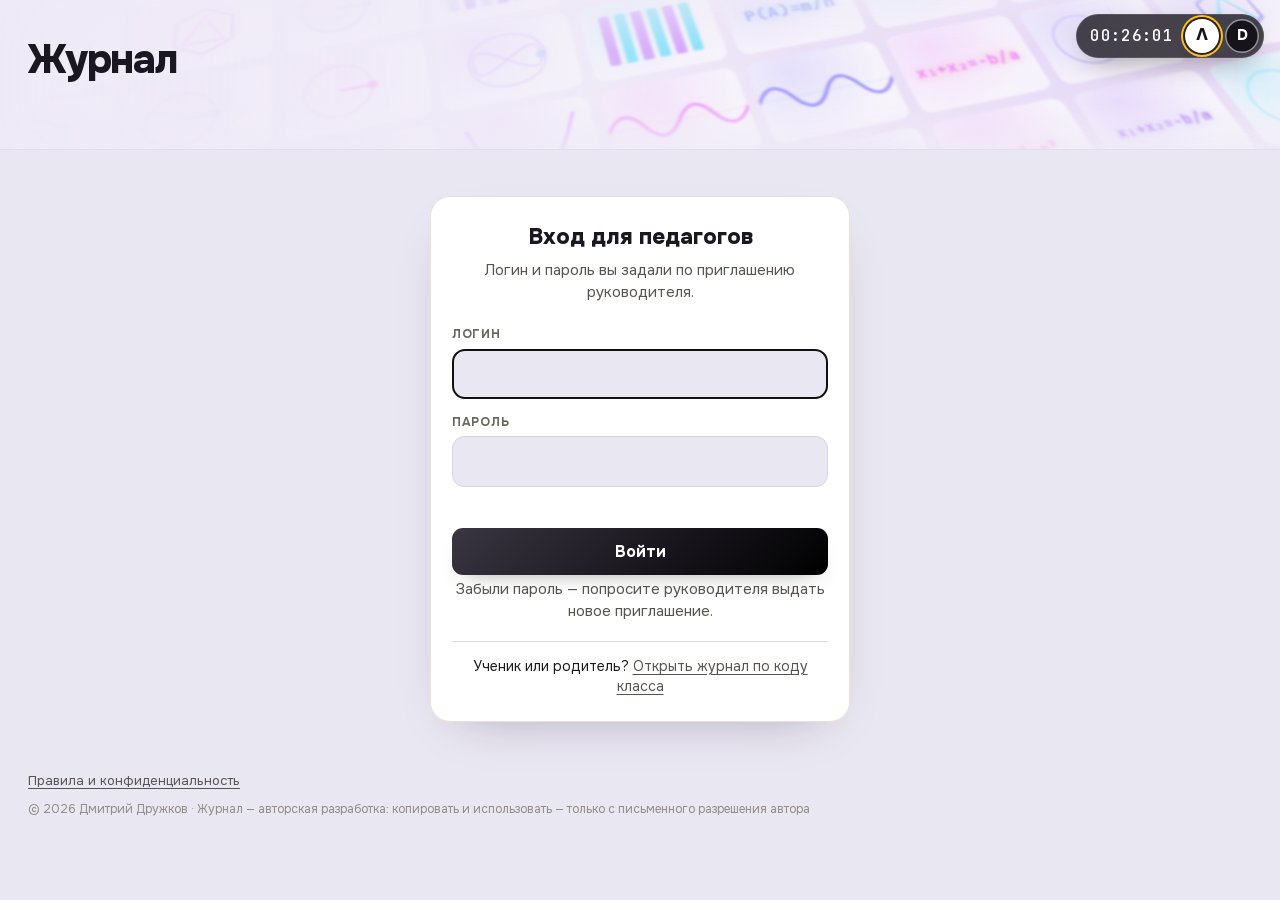
<file: index.html>
<!DOCTYPE html>
<html lang="ru">
<head>
<meta charset="UTF-8">
<meta name="viewport" content="width=device-width, initial-scale=1, viewport-fit=cover">
<title>Школьный журнал</title>
<meta name="robots" content="noindex, nofollow">
<meta name="theme-color" content="#16131a">
<link rel="icon" href="favicon.svg" type="image/svg+xml">
<script>
  try { if (localStorage.getItem('tema') === 'night') document.documentElement.dataset.theme = 'night'; } catch (_) {}
</script>
<link rel="stylesheet" href="fonts/gf.css">
<link rel="stylesheet" href="style.css?v=d21de379">
<link rel="stylesheet" href="shkola.css?v=f48131ae">
<!--
  Школьный журнал (ТЗ 18, 10.10.2026): вход педагога, «Мои журналы» и «Школа» руководителя.
  Эта страница — пустая оболочка: имён и оценок в ней нет (152-ФЗ). Данные приходят с нашего сервера
  в России (vk_bot/shkola.py) после входа. Сам журнал — zhurnal.html.
-->
<style>
/* общий вид (шапка, кнопки, окна, цвета предметов) — в shkola.css; здесь — только списки этой страницы */
.cards{ display:grid; grid-template-columns:repeat(auto-fill, minmax(290px, 1fr)); gap:14px; }
.card, .kcard{ background:var(--card); border-radius:18px; padding:16px; box-shadow:inset 0 0 0 1px var(--line), 0 14px 34px -26px rgba(40,24,70,.5); }
[data-theme="night"] .card, [data-theme="night"] .kcard{ box-shadow:inset 0 0 0 1px rgba(217,70,239,.22); }
.card.arch, .kcard.arch{ opacity:.72; }
.card-h{ display:block; text-decoration:none; }
.card-h b{ display:block; font-size:22px; font-weight:800; letter-spacing:-.3px; }
.card-h span{ font-size:13px; color:var(--muted); }
.chips{ display:flex; flex-wrap:wrap; gap:6px; margin-top:12px; }
.chip{ padding:6px 11px; border-radius:10px; font-size:13.5px; font-weight:700; text-decoration:none; color:var(--on); background:var(--g); }
.chip.ro{ background:none; color:var(--d); box-shadow:inset 0 0 0 1.5px var(--s); }
.chip:hover{ transform:translateY(-1px); }
/* «Школа» */
.secs{ display:flex; gap:6px; flex-wrap:wrap; align-items:center; margin-bottom:14px; }
.sec{ padding:8px 14px; border-radius:11px; font-weight:700; background:var(--card); box-shadow:inset 0 0 0 1px var(--z-line2); }
.sec[aria-pressed="true"]{ background:var(--ink); color:var(--card); box-shadow:none; }
.secs .sp{ flex:1; }
.klist{ display:grid; grid-template-columns:repeat(auto-fill, minmax(360px, 1fr)); gap:14px; align-items:start; }
.kcard-h{ display:flex; align-items:baseline; gap:6px 10px; flex-wrap:wrap; }
.kcard-h b{ font-size:20px; font-weight:800; }
.kcard-h span{ font-size:13px; color:var(--muted); }
.kcard-h .sp{ flex:1; }
.kline{ font-size:14px; color:var(--sub); margin-top:8px; }
.kline b{ color:var(--ink); }
.ktab{ width:100%; border-collapse:collapse; margin-top:12px; }
.ktab td{ padding:5px 0; border-top:1px solid var(--z-line2); font-size:14.5px; vertical-align:middle; }
.ktab td:first-child{ font-weight:700; padding-right:8px; }
.ktab select, .kadd select{ width:100%; padding:7px 8px; border-radius:9px; border:1px solid var(--z-line2); background:var(--store); font-size:14px; }
.ktab td.kx{ width:30px; text-align:right; }
.ktab td.kx button{ color:#dc2626; padding:4px 8px; border-radius:8px; }
.kadd{ margin-top:8px; }
.dot{ display:inline-block; width:12px; height:12px; border-radius:4px; background:var(--g); margin-right:8px; vertical-align:-1px; }
.plist{ background:var(--card); border-radius:18px; box-shadow:inset 0 0 0 1px var(--line); overflow:hidden; }
[data-theme="night"] .plist{ box-shadow:inset 0 0 0 1px rgba(217,70,239,.22); }
.prow{ display:flex; align-items:center; gap:6px 12px; flex-wrap:wrap; padding:12px 16px; border-top:1px solid var(--z-line2); }
.prow:first-child{ border-top:0; }
.prow.off{ opacity:.6; }
.prow .nm{ flex:1 1 220px; min-width:0; }
.prow .nm b{ font-weight:800; }
.prow .nm span{ display:block; font-size:13px; color:var(--muted); }
.prow .stt{ flex:0 1 220px; font-size:13px; color:var(--sub); }
.prow .stt.ok::before, .prow .stt.inv::before, .prow .stt.new::before, .prow .stt.off::before{ content:''; display:inline-block; width:8px; height:8px; border-radius:50%; margin-right:6px; background:#16a34a; }
.prow .stt.inv::before{ background:#f59e0b; } .prow .stt.new::before{ background:#dc2626; } .prow .stt.off::before{ background:#9ca3af; }
.prow .acts{ display:flex; gap:6px; flex-wrap:wrap; flex:0 0 348px; justify-content:flex-end; }
.sw{ display:flex; flex-wrap:wrap; gap:8px; margin-top:6px; }
.sw button{ width:34px; height:34px; border-radius:10px; background:var(--g); }
.sw button[aria-pressed="true"]{ box-shadow:0 0 0 3px var(--card), 0 0 0 5px var(--s); }
.lnkbox{ font-family:'JetBrains Mono',ui-monospace,Menlo,monospace; font-size:13px; word-break:break-all; padding:10px 12px; border-radius:10px; background:var(--store); border:1px solid var(--z-line2); margin-top:8px; user-select:all; }
.hint{ max-width:720px; font-size:14px; color:var(--sub); margin:0 0 14px; }
/* запуск школы: пять шагов по порядку; полоска исчезает, когда все пройдены */
.steps{ display:flex; gap:8px; flex-wrap:wrap; align-items:stretch; margin:0 0 16px; padding:14px; border-radius:18px; background:var(--card); box-shadow:inset 0 0 0 1px var(--z-line2); }
.steps h4{ flex:1 1 100%; font-size:15px; font-weight:800; margin-bottom:2px; }
.steps h4 span{ font-weight:500; color:var(--muted); }
.step{ flex:1 1 150px; display:flex; flex-direction:column; gap:2px; padding:10px 12px; border-radius:12px; background:var(--store); text-align:left; font-size:13px; color:var(--muted); }
.step b{ font-size:15px; color:var(--ink); }
.step.done{ opacity:.6; } .step.done b::before{ content:'✓ '; color:#16a34a; }
.step.now{ background:var(--ink); color:var(--card); } .step.now b{ color:var(--card); }
.step.now span{ opacity:.8; }
.dlg textarea{ min-height:150px; resize:vertical; }
@media (max-width:760px){ .prow .acts{ flex:1 1 100%; justify-content:flex-start; } }
@media (max-width:560px){ .klist{ grid-template-columns:1fr; } .prow .stt{ flex-basis:100%; } }
</style>
</head>
<body class="shk k-mat">
<header class="zh-hero">
  <!-- живая стена — та же обложка, что у журнала; data-svoi: только свои плитки, наружу страница не ходит -->
  <div class="gif-wall" id="gifWall" data-cols="11" data-rows="6" data-cols-uzko="5" data-rows-uzko="8" data-svoi="1" aria-hidden="true"></div>
  <div class="shell">
    <div class="zh-title">
      <h1>Журнал</h1>
      <span class="kicker" id="kicker"></span>
    </div>
    <nav class="jsw" id="nav" hidden></nav>
  </div>
</header>
<div class="shell zh-main">
  <main id="main"><div class="empty">Открываю…</div></main>
  <footer class="zh-foot">
    <a class="link" href="pravila.html">Правила и конфиденциальность</a><span id="footLinks"></span>
    <div class="zh-copy">© 2026 Дмитрий Дружков · Журнал — авторская разработка: копировать и использовать — только с письменного разрешения автора</div>
  </footer>
</div>

<div class="dock" id="dock">
  <span class="clock mono" id="clock"></span>
  <button class="tema tema-day" data-tema="day" title="Дневная тема" aria-label="Дневная тема">Λ</button>
  <button class="tema tema-night" data-tema="night" title="Ночная тема" aria-label="Ночная тема">D</button>
</div>
<div id="dlg"></div>
<script src="fon.js?v=2cc9b635"></script>

<script>
(function () {
  'use strict';

  var LS = { key: 'shk:tok', me: 'shk:me', api: 'shk:api', j: 'shk:j' };
  var PWD_MIN = 8, COLORS = 12;
  function lsGet(k, d) { try { var v = localStorage.getItem(k); return v == null ? d : JSON.parse(v); } catch (e) { return d; } }
  function lsSet(k, v) { try { localStorage.setItem(k, JSON.stringify(v)); } catch (e) { /* без памяти — только на этот раз */ } }
  function lsDel(k) { try { localStorage.removeItem(k); } catch (e) { /* нечего чистить */ } }
  function esc(s) { return String(s == null ? '' : s).replace(/[&<>"']/g, function (c) { return { '&': '&amp;', '<': '&lt;', '>': '&gt;', '"': '&quot;', "'": '&#39;' }[c]; }); }
  function $(id) { return document.getElementById(id); }

  /* ── адрес сервера: прямой RF и запасной через шлюз (с VPN) — как у журнала ── */
  var APIS = (function () {
    if (location.hostname === '127.0.0.1' || location.hostname === 'localhost') return [location.origin + '/shkola'];   // стенд на Маке
    var list = ['https://194-87-110-53.nip.io/shkola', 'https://hw.157-228-128-116.nip.io/shkola'];
    var saved = lsGet(LS.api, '');
    return list.indexOf(saved) > 0 ? [saved].concat(list.filter(function (a) { return a !== saved; })) : list;
  })();
  var API = APIS[0];
  function nextApi() { if (APIS.length > 1) API = APIS[(APIS.indexOf(API) + 1) % APIS.length]; }

  var TOK = lsGet(LS.key, ''), ME = lsGet(LS.me, null);
  // запрос к серверу; сеть подвела — один раз через запасной адрес. Изменения (ONCE) вслепую не повторяем: первый
  // запрос мог дойти, а потерялся только ответ — второй завёл бы человека дважды или упёрся в уже занятое приглашение.
  // Что с ними стало, страница узнаёт у сервера сама: см. op(), приглашение и смену пароля
  var ONCE = { '/adm/op': 1, '/invite/accept': 1, '/pwd': 1, '/zhurnal/code': 1 };
  function post(path, body, tries) {
    var once = ONCE[path] === 1;
    var ctrl = window.AbortController ? new AbortController() : null;
    var guard = setTimeout(function () { if (ctrl) ctrl.abort(); }, once ? 25000 : 10000);
    var h = { 'Content-Type': 'application/json' };
    if (TOK) h.Authorization = 'Bearer ' + TOK;
    return fetch(API + path, { method: 'POST', headers: h, body: JSON.stringify(body || {}), signal: ctrl ? ctrl.signal : undefined })
      .then(function (r) {
        clearTimeout(guard);
        lsSet(LS.api, API.indexOf('https://hw.') === 0 ? API : '');
        return r.json().catch(function () { return {}; }).then(function (j) { return { status: r.status, data: j }; });
      }, function (e) {
        clearTimeout(guard); nextApi();
        if (!tries && !once && APIS.length > 1) return post(path, body, 1);
        throw e;
      });
  }
  var NET = 'Нет связи с сервером. Проверьте интернет; если включён VPN — попробуйте без него.';
  var CUT = 'Связь прервалась. Нажмите ещё раз.';
  var WEAK = 'Слишком простой пароль: его подберут первым. Не одни цифры, не фамилия и не расхожее слово.';

  /* ── с устройства убираем вход и копии журналов: на школьном компьютере сядет другой педагог.
     Несохранённые правки (shk:out:<кто>:<журнал>) остаются — вход мог просто устареть, человек войдёт и они уйдут
     на сервер. Стираем их, только когда он сам нажал «Выйти» (dropOut). ── */
  function myOut() {
    var pre = ME && ME.id ? 'shk:out:' + ME.id + ':' : null, keys = [], n = 0;
    try {
      for (var i = 0; pre && i < localStorage.length; i++) {
        var k = localStorage.key(i);
        if (k.indexOf(pre) === 0) { keys.push(k); n += (lsGet(k, []) || []).length; }
      }
    } catch (e) { /* память закрыта */ }
    return { keys: keys, n: n };
  }
  function forget(dropOut) {
    var kill = dropOut ? myOut().keys : [];
    try {
      for (var i = 0; i < localStorage.length; i++) { var k = localStorage.key(i); if (k.indexOf('shk:cache:') === 0) kill.push(k); }
    } catch (e) { /* память закрыта — чистить нечего */ }
    kill.forEach(lsDel);
    lsDel(LS.key); lsDel(LS.me); lsDel(LS.j);
    TOK = ''; ME = null; ST = null; JOURNALS = [];
  }

  var JOURNALS = [], SCHOOL = '', ST = null, view = 'home', sec = 'kls', secPicked = false;
  function clearHash() { try { history.replaceState(null, '', location.pathname + location.search); } catch (e) { /* не страшно */ } }

  /* ── вход ── */
  function showLogin(msg, back) {
    $('nav').hidden = true; $('kicker').textContent = ''; $('footLinks').innerHTML = '';
    $('main').innerHTML = '<div class="gate"><h2>Вход для педагогов</h2><p>Логин и пароль вы задали по приглашению руководителя.</p>' +
      '<form id="fLogin"><div><label for="inLogin">Логин</label><input id="inLogin" autocomplete="username" autocapitalize="none" spellcheck="false" maxlength="40"></div>' +
      '<div><label for="inPwd">Пароль</label><input id="inPwd" type="password" autocomplete="current-password" maxlength="200"></div>' +
      '<div class="err" id="loginErr">' + esc(msg || '') + '</div>' +
      '<button class="btn pri" type="submit">Войти</button></form>' +
      '<p class="note">Забыли пароль — попросите руководителя выдать новое приглашение.</p>' +
      '<div class="alt">Ученик или родитель? <a class="link" href="zhurnal.html" style="font-size:inherit">Открыть журнал по коду класса</a></div></div>';
    $('fLogin').onsubmit = function (ev) {
      ev.preventDefault();
      var lg = $('inLogin').value.trim().toLowerCase(), pw = $('inPwd').value, err = $('loginErr');
      if (!lg || !pw) { err.textContent = 'Введите логин и пароль.'; return; }
      err.textContent = 'Проверяю…';
      post('/login', { login: lg, pwd: pw }).then(function (r) {
        if (r.status === 200 && r.data.ok) { entered(r.data, back); return; }
        err.textContent = r.status === 429 ? 'Слишком много неверных попыток. Подождите 10 минут.' : r.status === 403 ? 'Логин или пароль не подошли.' : 'Сервер не ответил как надо. Попробуйте ещё раз.';
        $('inPwd').value = '';
      }, function () { err.textContent = NET; });
    };
    setTimeout(function () { var f = $('inLogin'); if (f) f.focus(); }, 50);
  }
  // вошёл: запомнить ключ входа на устройстве и открыть «Мои журналы» (или журнал, с которого отправили входить заново)
  function entered(d, back) {
    var j = back ? lsGet(LS.j, '') : '';
    if (ME && d.me && ME.id !== d.me.id) { forget(); j = ''; }   // на этом устройстве был другой человек — его копии журналов убрать
    TOK = d.token; ME = d.me; lsSet(LS.key, TOK); lsSet(LS.me, ME);
    clearHash();
    if (j) { location.href = 'zhurnal.html?j=' + encodeURIComponent(j); return; }
    loadHome();
  }

  /* ── приглашение: человек сам задаёт пароль ── */
  function showInvite(inv) {
    $('nav').hidden = true; $('footLinks').innerHTML = '';
    $('main').innerHTML = '<div class="empty">Проверяю приглашение…</div>';
    var dead = function (t) {
      $('main').innerHTML = '<div class="gate"><h2>Приглашение не работает</h2><p>' + t + '</p><p style="margin-top:14px"><a class="btn" href="./">На страницу входа</a></p></div>';
    };
    post('/invite/open', { inv: inv }).then(function (r) {
      if (r.status === 429) { dead('Слишком много попыток. Подождите 10 минут и откройте ссылку ещё раз.'); return; }
      if (r.status !== 200 || !r.data.ok) { dead('Оно одноразовое и действует 7 дней. Если пароль уже задан — войдите с ним. Иначе попросите у руководителя новое приглашение.'); return; }
      var d = r.data;
      $('kicker').textContent = d.school || '';
      $('main').innerHTML = '<div class="gate"><h2>Добро пожаловать</h2><div class="who">' + esc(d.fam + ' ' + d.name) + '</div>' +
        '<p>' + esc(d.school) + ' · ' + (d.role === 'adm' ? 'руководитель школы' : 'педагог') + '</p>' +
        '<form id="fInv"><div><label>Ваш логин</label><input id="inLogin" autocomplete="username" readonly value="' + esc(d.login) + '"></div>' +
        '<div><label for="inPwd">Придумайте пароль</label><input id="inPwd" type="password" autocomplete="new-password" maxlength="200" placeholder="не короче ' + PWD_MIN + ' знаков"></div>' +
        '<div><label for="inPwd2">Ещё раз</label><input id="inPwd2" type="password" autocomplete="new-password" maxlength="200"></div>' +
        '<div class="err" id="invErr"></div><button class="btn pri" type="submit">Задать пароль и войти</button></form>' +
        '<p class="note">Запишите логин. Пароль знаете только вы: в школе его не видят и подсказать не смогут — только выдать новое приглашение.</p></div>';
      var busy = false, cut = false;   // cut — прошлый запрос оборвался: он мог дойти до сервера и занять приглашение
      $('fInv').onsubmit = function (ev) {
        ev.preventDefault();
        var a = $('inPwd').value, b = $('inPwd2').value, err = $('invErr');
        if (busy) return;
        if (a.length < PWD_MIN) { err.textContent = 'Пароль — не короче ' + PWD_MIN + ' знаков.'; return; }
        if (a !== b) { err.textContent = 'Пароли не совпали.'; return; }
        busy = true; err.textContent = 'Сохраняю…';
        var free = function (t) { busy = false; if (t) err.textContent = t; };
        var used = function () { dead('Им уже воспользовались или срок вышел. Попросите у руководителя новое.'); };
        // приглашение занято — возможно, нашим же оборвавшимся запросом: тогда пароль уже задан и с ним можно войти
        var tryLogin = function (otherwise) {
          return post('/login', { login: d.login, pwd: a }).then(function (r4) {
            if (r4.status === 200 && r4.data.ok) entered(r4.data); else otherwise();
          });
        };
        post('/invite/accept', { inv: inv, pwd: a }).then(function (r2) {
          if (r2.status === 200 && r2.data.ok) { entered(r2.data); return; }
          if (r2.status === 403) return cut ? tryLogin(used) : used();
          free(r2.data.error === 'weak' ? WEAK : 'Не получилось. Попробуйте ещё раз.');
        }, function () {
          // ответа нет. Приглашение ещё открывается — пароль, скорее всего, не задан: можно нажать снова;
          // уже нет — задан этим самым запросом: входим с ним
          cut = true;
          return post('/invite/open', { inv: inv }).then(function (r3) {
            if (r3.status === 200 && r3.data.ok) { free(CUT); return; }
            return tryLogin(function () { free(NET); });
          });
        }).catch(function () { free(NET); });
      };
      setTimeout(function () { var f = $('inPwd'); if (f) f.focus(); }, 50);
    }, function () { dead(NET); });
  }

  /* ── вошедший: шапка и подвал ── */
  function renderNav() {
    $('kicker').textContent = SCHOOL;
    var nav = $('nav'), adm = ME && ME.role === 'adm';
    nav.hidden = !adm;
    nav.innerHTML = adm ? '<button class="jr" data-view="home" aria-pressed="' + (view === 'home') + '">Мои журналы</button>' +
      '<button class="jr" data-view="shkola" aria-pressed="' + (view === 'shkola') + '">Школа</button>' : '';
    $('footLinks').innerHTML = ' · <b>' + esc((ME.fam + ' ' + (ME.name || '')).trim()) + '</b> · ' +
      '<button class="link" data-act="pwd">Сменить пароль</button> · <button class="link" data-act="logout">Выйти</button>';
  }
  function gone(r) {   // вход устарел или доступ закрыт
    if (r && r.status === 401) { forget(); showLogin('Вход устарел — войдите заново.'); return true; }
    return false;
  }
  function loadHome() {
    post('/me').then(function (r) {
      if (gone(r)) return;
      if (r.status !== 200 || !r.data.ok) throw 0;
      ME = r.data.me; lsSet(LS.me, ME); SCHOOL = r.data.school || ''; JOURNALS = r.data.journals || [];
      if (ME.role === 'adm' && !JOURNALS.length) view = 'shkola';   // пустая школа: руководителю сразу в «Школу» — заводить
      if (view === 'shkola' && ME.role === 'adm') loadSchool(); else { view = 'home'; renderNav(); renderHome(); }
    }).catch(function () {
      $('main').innerHTML = '<div class="gate"><h2>Нет связи</h2><p>' + NET + '</p><p style="margin-top:14px"><button class="btn pri" data-act="reload">Ещё раз</button></p></div>';
    });
  }

  /* ── «Мои журналы»: класс — карточка, предметы — кнопки в цвете предмета ── */
  function renderHome() {
    var h;
    if (!JOURNALS.length) {
      h = '<div class="empty">' + (ME.role === 'adm' ? 'Классов пока нет. Откройте «Школу»: заведите предметы, людей и первый класс.'
        : 'Вам пока не назначили ни одного класса. Это делает руководитель школы.') + '</div>';
    } else {
      h = '<div class="cards">' + JOURNALS.map(function (x) {
        var url = 'zhurnal.html?j=' + encodeURIComponent(x.j);
        var chips = x.subj.map(function (s) {
          var can = x.edit.indexOf(s.id) >= 0;
          return '<a class="chip k-c' + ((+s.c || 0) % COLORS) + (can ? '' : ' ro') + '" href="' + url + '#' + esc(s.id) + '" title="' + esc(s.name) + (can ? '' : ' — только просмотр') + '">' + esc(s.short || s.name) + '</a>';
        }).join('');
        return '<article class="card' + (x.arch ? ' arch' : '') + '"><a class="card-h" href="' + url + '"><b>' + esc(x.title) + '</b>' +
          '<span>' + esc(x.year) + (x.arch ? ' · архив' : '') + (x.kr ? ' · вы классный руководитель' : '') + '</span></a>' +
          '<div class="chips">' + (chips || '<span class="note">Предметов пока нет</span>') + '</div></article>';
      }).join('') + '</div>';
    }
    $('main').innerHTML = h;
  }

  /* ── «Школа»: классы, люди, предметы ── */
  function loadSchool() {
    post('/adm/state').then(function (r) {
      if (gone(r)) return;
      if (r.status !== 200 || !r.data.ok) throw 0;
      ST = r.data.state; SCHOOL = ST.school; view = 'shkola';
      if (!secPicked) { var todo = steps().filter(function (x) { return !x.done; })[0]; if (todo) sec = todo.sec; }   // первый заход — на первый несделанный шаг
      try { history.replaceState(null, '', '#shkola'); } catch (e) { /* не страшно */ }   // обновил страницу — остался в «Школе»
      renderNav(); renderSchool();
    }).catch(function () { $('main').innerHTML = '<div class="empty">' + NET + '</div>'; });
  }
  // одно изменение → сервер отвечает всем состоянием; отказ — его причина словами
  function op(body, then) {
    return post('/adm/op', body).then(function (r) {
      if (gone(r)) return;
      if (r.data.state) { ST = r.data.state; SCHOOL = ST.school; }
      if (r.status === 200 && r.data.ok) { closeDlg(); renderNav(); renderSchool(); if (then) then(r.data); return; }
      var why = r.data.why || 'Не получилось. Попробуйте ещё раз.', e = $('dlgErr');
      renderSchool();
      if (e) e.textContent = why; else alert(why);
    }, function () {
      // ответа нет, а изменение могло дойти: вслепую не повторяем — берём с сервера, что там на самом деле
      var say = function (t) { var e = $('dlgErr'); if (e) e.textContent = t; else alert(t); };
      post('/adm/state').then(function (r) {
        if (gone(r)) return;
        if (r.status !== 200 || !r.data.ok) { say(NET); return; }
        ST = r.data.state; SCHOOL = ST.school; renderNav(); renderSchool();
        say('Связь прервалась. Список обновлён — посмотрите, сохранилось ли изменение, прежде чем повторять.');
      }, function () { say(NET); });
    });
  }
  function person(id) { return (ST.people || []).filter(function (p) { return p.id === id; })[0] || null; }
  function subject(id) { return (ST.subjects || []).filter(function (s) { return s.id === id; })[0] || null; }
  function klass(id) { return (ST.classes || []).filter(function (k) { return k.id === id; })[0] || null; }
  function fio(p) { return p ? (p.fam + ' ' + (p.name || '')).trim() : ''; }
  function shortFio(p) { return p ? p.fam + (p.name ? ' ' + p.name.charAt(0) + '.' : '') : ''; }
  function seenStr(ms) {
    if (!ms) return '';
    var d = new Date(ms), days = Math.floor((Date.now() - ms) / 864e5);
    return days < 1 ? 'сегодня' : days < 2 ? 'вчера' : ('0' + d.getDate()).slice(-2) + '.' + ('0' + (d.getMonth() + 1)).slice(-2);
  }

  function renderSchool() {
    if (!ST) return;
    var n = { kls: ST.classes.length, ppl: ST.people.length, prd: ST.subjects.filter(function (s) { return !s.off; }).length };
    var h = '<div class="secs">' + [['kls', 'Классы'], ['ppl', 'Люди'], ['prd', 'Предметы']].map(function (x) {
      return '<button class="sec" data-sec="' + x[0] + '" aria-pressed="' + (sec === x[0]) + '">' + x[1] + ' · ' + n[x[0]] + '</button>';
    }).join('') + '<span class="sp"></span>' +
      (sec === 'kls' ? '<button class="btn pri" data-act="kadd">＋ Класс</button>' : sec === 'ppl' ? '<button class="btn pri" data-act="padd">＋ Человек</button>' : '<button class="btn pri" data-act="sadd">＋ Предмет</button>') + '</div>';
    h = stepsHtml() + h + (sec === 'kls' ? classesHtml() : sec === 'ppl' ? peopleHtml() : subjectsHtml());
    $('main').innerHTML = h;
  }

  // запуск школы по порядку: без предметов нечего класть в класс, без людей некого назначать
  function steps() {
    var K = ST.classes;
    return [
      { t: 'Предметы', d: 'какие предметы есть в школе', sec: 'prd', done: ST.subjects.length > 0 },
      { t: 'Люди', d: 'педагоги — каждому приглашение', sec: 'ppl', done: ST.people.length > 1 },
      { t: 'Класс', d: 'название, год, его предметы', sec: 'kls', done: K.length > 0 },
      { t: 'Кто что ведёт', d: 'педагог у каждого предмета', sec: 'kls', done: K.some(function (k) { return k.subj.some(function (x) { return x.tch.length; }); }) },
      { t: 'Ученики', d: 'список — кнопка в карточке класса', sec: 'kls', done: K.some(function (k) { return k.n > 0; }) }
    ];
  }
  function stepsHtml() {
    var S5 = steps(), left = S5.filter(function (x) { return !x.done; });
    if (!left.length) return '';
    return '<div class="steps"><h4>Запуск школы <span>· осталось шагов: ' + left.length + '</span></h4>' + S5.map(function (x, i) {
      return '<button class="step' + (x.done ? ' done' : x === left[0] ? ' now' : '') + '" data-sec="' + x.sec + '"><b>' + (i + 1) + '. ' + x.t + '</b><span>' + x.d + '</span></button>';
    }).join('') + '</div>';
  }

  function classesHtml() {
    if (!ST.subjects.length) return '<p class="hint">Начните с предметов и людей: вкладки «Предметы» и «Люди». Потом заведите класс и укажите, кто какой предмет ведёт.</p>' + (ST.classes.length ? '' : '<div class="empty">Классов пока нет.</div>');
    if (!ST.classes.length) return '<div class="empty">Классов пока нет — нажмите «＋ Класс».</div>';
    var staff = ST.people.filter(function (p) { return p.state !== 'off'; });
    return '<div class="klist">' + ST.classes.map(function (k) {
      var kr = person(k.kr), have = {};
      var rows = k.subj.map(function (x) {
        var s = subject(x.id) || { name: '?', c: 0 }, cur = x.tch[0] || 0;
        have[x.id] = 1;
        return '<tr><td><i class="dot k-c' + ((+s.c || 0) % COLORS) + '"></i>' + esc(s.name) + '</td>' +
          '<td><select data-load="' + k.id + '" data-prd="' + esc(x.id) + '" aria-label="Кто ведёт: ' + esc(s.name) + '"' + (k.arch ? ' disabled' : '') + '>' +
          '<option value="0">— педагог не назначен —</option>' + staff.concat(cur && !staff.some(function (p) { return p.id === cur; }) ? [person(cur)] : []).filter(Boolean).map(function (p) {
            return '<option value="' + p.id + '"' + (p.id === cur ? ' selected' : '') + '>' + esc(fio(p)) + (p.state === 'off' ? ' (доступ закрыт)' : '') + '</option>';
          }).join('') + '</select>' + (x.tch.length > 1 ? '<div class="note">и ещё ' + (x.tch.length - 1) + '</div>' : '') + '</td>' +
          '<td class="kx">' + (k.arch ? '' : '<button data-act="ksubjdel" data-id="' + k.id + '" data-prd="' + esc(x.id) + '" title="Убрать предмет из класса" aria-label="Убрать предмет из класса">✕</button>') + '</td></tr>';
      }).join('');
      var free = ST.subjects.filter(function (s) { return !s.off && !have[s.id]; });
      return '<article class="kcard' + (k.arch ? ' arch' : '') + '"><div class="kcard-h"><b>' + esc(k.title) + '</b>' +
        '<span class="sp"></span><a class="btn sm pri" href="zhurnal.html?j=' + encodeURIComponent(k.j) + '">Журнал</a><button class="btn sm" data-act="kedit" data-id="' + k.id + '">Изменить</button></div>' +
        '<div class="kline">' + esc(k.year) + (k.arch ? ' · архив' : '') + ' · учеников: <b>' + k.n + '</b>' +
        (k.arch ? '' : ' · <a class="link" href="zhurnal.html?j=' + encodeURIComponent(k.j) + '&open=students">' + (k.n ? 'список учеников' : 'добавить учеников') + '</a>') + '</div>' +
        '<div class="kline">Классный руководитель: <b>' + (kr ? esc(fio(kr)) : 'не назначен') + '</b></div>' +
        (k.arch ? '' : '<div class="kline">Код класса: <b class="mono">' + esc(k.code) + '</b> · <button class="link" data-act="klink" data-id="' + k.id + '">ссылка для учеников</button> · <button class="link" data-act="kcode" data-id="' + k.id + '">новый код</button></div>') +
        (rows ? '<table class="ktab"><tbody>' + rows + '</tbody></table>' : '<div class="note" style="margin-top:12px">Предметов в классе пока нет.</div>') +
        (!k.arch && free.length ? '<div class="kadd"><select data-ksubj="' + k.id + '" aria-label="Добавить предмет в класс"><option value="">＋ предмет в этот класс…</option>' + free.map(function (s) {
          return '<option value="' + esc(s.id) + '">' + esc(s.name) + '</option>';
        }).join('') + '</select></div>' : '') + '</article>';
    }).join('') + '</div>';
  }

  var STT = { ok: 'вход есть', inv: 'приглашение ждёт', 'new': 'приглашение истекло — выдайте новое', off: 'доступ закрыт' };
  function peopleHtml() {
    return '<p class="hint">Человек входит по приглашению: ссылка одноразовая и живёт 7 дней, пароль он придумывает сам. Забыл пароль — выдайте новое приглашение.</p>' +
      '<div class="plist">' + ST.people.map(function (p) {
        return '<div class="prow' + (p.state === 'off' ? ' off' : '') + '"><div class="nm"><b>' + esc(fio(p)) + '</b><span>' + (p.role === 'adm' ? 'руководитель школы' : 'педагог') + ' · логин <span class="mono" style="display:inline">' + esc(p.login) + '</span></span></div>' +
          '<div class="stt ' + p.state + '">' + STT[p.state] + (p.state === 'ok' && p.seen ? ' · в журнале: ' + seenStr(p.seen) : '') + (p.state === 'ok' && p.inv ? ' · выдано новое приглашение' : '') + '</div>' +
          '<div class="acts">' + (p.state === 'off' ? '<button class="btn sm" data-act="pon" data-id="' + p.id + '">Открыть доступ</button>'
            : '<button class="btn sm" data-act="pinv" data-id="' + p.id + '">' + (p.state === 'ok' ? 'Новый пароль' : 'Приглашение') + '</button><button class="btn sm" data-act="pedit" data-id="' + p.id + '">Изменить</button>' +
              (p.id === ME.id ? '' : '<button class="btn sm danger" data-act="poff" data-id="' + p.id + '">Закрыть доступ</button>')) + '</div></div>';
      }).join('') + '</div>';
  }

  function subjectsHtml() {
    if (!ST.subjects.length) return '<div class="empty">Предметов пока нет — нажмите «＋ Предмет».</div>';
    return '<p class="hint">Предметы общие для школы. В каждый класс добавьте нужные и назначьте педагога — на вкладке «Классы».</p>' +
      '<div class="plist">' + ST.subjects.map(function (s) {
        return '<div class="prow' + (s.off ? ' off' : '') + '"><div class="nm"><b><i class="dot k-c' + ((+s.c || 0) % COLORS) + '"></i>' + esc(s.name) + '</b>' +
          '<span>на вкладке: ' + esc(s.short) + (s.off ? ' · скрыт: в новые классы не добавляется' : '') + '</span></div>' +
          '<div class="acts"><button class="btn sm" data-act="sedit" data-id="' + esc(s.id) + '">Изменить</button>' +
          '<button class="btn sm" data-act="soff" data-id="' + esc(s.id) + '">' + (s.off ? 'Вернуть' : 'Скрыть') + '</button></div></div>';
      }).join('') + '</div>';
  }

  /* ── окна ── */
  function closeDlg() { $('dlg').innerHTML = ''; }
  function dlg(title, meta, body, btn, act, extra) {
    $('dlg').innerHTML = '<div class="dlg-bg" data-act="close"></div><div class="dlg" role="dialog" aria-modal="true"><h3>' + title + '</h3>' +
      (meta ? '<div class="meta">' + meta + '</div>' : '') + '<form id="dlgForm">' + body + '<div class="err" id="dlgErr"></div>' +
      '<div class="row">' + (extra || '') + '<span class="sp"></span><button class="btn" type="button" data-act="close">Отмена</button>' +
      (btn ? '<button class="btn pri" type="submit">' + btn + '</button>' : '') + '</div></form></div>';
    $('dlgForm').onsubmit = function (ev) { ev.preventDefault(); if (act) act(); };
    setTimeout(function () { var f = $('dlg').querySelector('input:not([readonly]), textarea, select'); if (f) f.focus(); }, 40);
  }
  function val(id) { var e = $(id); return e ? e.value.trim() : ''; }

  function dlgPerson(p) {
    dlg(p ? 'Изменить' : 'Новый человек', p ? '' : 'После сохранения появится ссылка-приглашение — отправьте её человеку лично.',
      '<div class="lbl">Фамилия</div><input id="fFam" maxlength="40" value="' + esc(p ? p.fam : '') + '">' +
      '<div class="lbl">Имя (можно с отчеством)</div><input id="fName" maxlength="40" value="' + esc(p ? p.name : '') + '">' +
      '<div class="lbl">Кто</div><select id="fRole"><option value="tch"' + (p && p.role === 'adm' ? '' : ' selected') + '>Педагог — ведёт свои предметы</option>' +
      '<option value="adm"' + (p && p.role === 'adm' ? ' selected' : '') + '>Руководитель школы — заводит людей и классы, видит все журналы</option></select>' +
      '<div class="lbl">Логин</div><input id="fLogin" class="mono" maxlength="32" autocapitalize="none" spellcheck="false" value="' + esc(p ? p.login : '') + '" placeholder="' + (p ? '' : 'соберётся сам из фамилии') + '">',
      'Сохранить', function () {
        if (!val('fFam')) { $('dlgErr').textContent = 'Нужна фамилия.'; return; }
        var b = { op: p ? 'person.edit' : 'person.add', fam: val('fFam'), name: val('fName'), role: $('fRole').value, login: val('fLogin').toLowerCase() };
        if (p) b.id = p.id;
        op(b, function (d) { if (!p && d.inv) dlgInvite(person(d.id), d.inv); });
      });
  }
  function dlgInvite(p, inv) {
    var url = location.origin + location.pathname + '#inv=' + inv;
    dlg((p.state === 'ok' ? 'Новый пароль · ' : 'Приглашение · ') + esc(fio(p)), 'Отправьте ссылку человеку лично. Она одноразовая и действует 7 дней: по ней он сам придумает пароль.' +
      (p.state === 'ok' ? ' Прежний пароль работает, пока он не задаст новый.' : ''),
      '<div class="lbl">Логин</div><div class="lnkbox">' + esc(p.login) + '</div>' +
      '<div class="lbl">Ссылка</div><div class="lnkbox" id="invUrl">' + esc(url) + '</div>' +
      '<div class="note">Ссылка показывается один раз. Потеряли — выдайте новое приглашение, старое перестанет работать.</div>',
      '', null, '<button class="btn pri" type="button" data-act="copy" data-from="invUrl">Скопировать ссылку</button>');
  }
  var USUAL = ['Русский язык', 'Литература', 'Математика', 'Английский язык', 'История', 'Обществознание', 'География', 'Биология', 'Физика', 'Химия', 'Информатика', 'Физкультура'];
  // короткое имя для вкладки: длинное название — первым словом («Английский язык» → «Английский»)
  function shortOf(name) { return name.length <= 12 ? name : name.split(' ')[0].slice(0, 12); }
  function dlgSubject(s) {
    if (!s) {   // новые — сразу списком: в школе их десять-пятнадцать
      dlg('Новые предметы', 'По одному в строке. Те, что уже есть, пропустятся.',
        '<div class="lbl">Названия</div><textarea id="fNames" maxlength="1500" placeholder="Русский язык\nМатематика\nИстория"></textarea>',
        'Добавить', function () {
          var names = [], seen = {};
          $('fNames').value.split(/\r?\n/).forEach(function (x) { x = x.replace(/\s+/g, ' ').trim().slice(0, 60); if (x && !seen[x.toLowerCase()]) { seen[x.toLowerCase()] = 1; names.push(x); } });
          if (!names.length) { $('dlgErr').textContent = 'Впишите хотя бы одно название.'; return; }
          $('dlgErr').textContent = 'Добавляю…';
          // по одному и по порядку: порядок вкладок в журнале — порядок в этом списке
          names.slice(0, 30).reduce(function (chain, nm) {
            return chain.then(function () { return post('/adm/op', { op: 'subject.add', name: nm, short: shortOf(nm) }); });
          }, Promise.resolve()).then(function () { closeDlg(); loadSchool(); }, function () { $('dlgErr').textContent = NET; });
        }, '<button class="btn" type="button" data-act="susual">Обычный набор</button>');
      return;
    }
    var c = (+s.c || 0) % COLORS;
    dlg('Предмет', '',
      '<div class="lbl">Название</div><input id="fName" maxlength="60" value="' + esc(s.name) + '">' +
      '<div class="lbl">Коротко — на вкладке журнала</div><input id="fShort" maxlength="14" value="' + esc(s.short) + '">' +
      '<div class="lbl">Цвет</div><div class="sw" id="fColor">' + Array.apply(null, Array(COLORS)).map(function (_, i) {
        return '<button type="button" class="k-c' + i + '" data-color="' + i + '" aria-pressed="' + (i === c) + '" aria-label="Цвет ' + (i + 1) + '"></button>';
      }).join('') + '</div>',
      'Сохранить', function () {
        if (!val('fName')) { $('dlgErr').textContent = 'Нужно название.'; return; }
        var on = $('fColor').querySelector('[aria-pressed="true"]');
        op({ op: 'subject.edit', id: s.id, name: val('fName'), short: val('fShort'), c: on ? +on.dataset.color : c });
      });
  }
  function dlgClass(k) {
    var staff = ST.people.filter(function (p) { return p.state !== 'off' || (k && p.id === k.kr); });
    var body = '<div class="lbl">Название</div><input id="fTitle" maxlength="40" value="' + esc(k ? k.title : '') + '" placeholder="Например: 5 класс">' +
      '<div class="lbl">Учебный год</div><input id="fYear" class="mono" maxlength="9" value="' + esc(k ? k.year : ST.year) + '">';
    if (k) {
      body += '<div class="lbl">Классный руководитель</div><select id="fKr"><option value="0">— не назначен —</option>' + staff.map(function (p) {
        return '<option value="' + p.id + '"' + (p.id === k.kr ? ' selected' : '') + '>' + esc(fio(p)) + (p.state === 'off' ? ' — доступ закрыт' : '') + '</option>';
      }).join('') + '</select><div class="note">Видит все предметы своего класса, ведёт список учеников, раздаёт код и личные ссылки. Оценки ставит только по своим предметам.</div>';
    } else {
      body += '<div class="lbl">Предметы</div><div class="chks">' + ST.subjects.filter(function (s) { return !s.off; }).map(function (s) {
        return '<label class="chk"><input type="checkbox" name="fSubj" value="' + esc(s.id) + '" checked> ' + esc(s.name) + '</label>';
      }).join('') + '</div><div class="note">Лишние снимите. Педагогов назначите в карточке класса.</div>';
    }
    dlg(k ? 'Класс' : 'Новый класс', '', body, 'Сохранить', function () {
      if (!val('fTitle')) { $('dlgErr').textContent = 'Нужно название класса.'; return; }
      var b = { op: k ? 'class.edit' : 'class.add', title: val('fTitle'), year: val('fYear') };
      if (k) { b.id = k.id; b.kr = +$('fKr').value || 0; }
      else b.subj = Array.prototype.map.call(document.querySelectorAll('input[name=fSubj]:checked'), function (x) { return x.value; });
      op(b);
    }, k ? '<button class="btn" type="button" data-act="karch" data-id="' + k.id + '">' + (k.arch ? 'Вернуть из архива' : 'В архив') + '</button>' +
      (k.n ? '' : '<button class="btn danger" type="button" data-act="kdel" data-id="' + k.id + '">Удалить</button>') : '');
  }
  function dlgPwd() {
    dlg('Сменить пароль', 'После смены на всех устройствах нужно будет войти заново — на этом вы останетесь.',
      '<div class="lbl">Нынешний пароль</div><input id="fOld" type="password" autocomplete="current-password" maxlength="200">' +
      '<div class="lbl">Новый пароль</div><input id="fNew" type="password" autocomplete="new-password" maxlength="200" placeholder="не короче ' + PWD_MIN + ' знаков">' +
      '<div class="lbl">Ещё раз</div><input id="fNew2" type="password" autocomplete="new-password" maxlength="200">',
      'Сменить', function () {
        var a = $('fNew').value, e = $('dlgErr');
        if (a.length < PWD_MIN) { e.textContent = 'Пароль — не короче ' + PWD_MIN + ' знаков.'; return; }
        if (a !== $('fNew2').value) { e.textContent = 'Новые пароли не совпали.'; return; }
        post('/pwd', { old: $('fOld').value, 'new': a }).then(function (r) {
          if (gone(r)) return;
          if (r.status === 200 && r.data.ok) { TOK = r.data.token; lsSet(LS.key, TOK); closeDlg(); alert('Пароль сменён.'); return; }
          e.textContent = r.status === 403 ? 'Нынешний пароль не подошёл.' : r.status === 429 ? 'Слишком много попыток. Подождите 10 минут.' : r.data.error === 'weak' ? WEAK : 'Не получилось. Попробуйте ещё раз.';
        }, function () {
          post('/me').then(function (r) {
            if (r.status === 200 && r.data.ok) { e.textContent = CUT; return; }
            if (r.status !== 401 || !ME) { e.textContent = NET; return; }
            return post('/login', { login: ME.login, pwd: a }).then(function (r2) {
              if (r2.status === 200 && r2.data.ok) { TOK = r2.data.token; lsSet(LS.key, TOK); closeDlg(); alert('Пароль сменён.'); }
              else gone(r);
            });
          }).catch(function () { e.textContent = NET; });
        });
      });
  }
  function copyText(text, btn) {
    var done = function () { if (btn) btn.textContent = 'Скопировано ✓'; };
    (navigator.clipboard ? navigator.clipboard.writeText(text) : Promise.reject()).then(done, function () {
      var t = document.createElement('textarea'); t.value = text; document.body.appendChild(t); t.select();
      try { document.execCommand('copy'); done(); } catch (e) { prompt('Скопируйте ссылку:', text); }
      t.remove();
    });
  }

  /* ── нажатия ── */
  document.addEventListener('click', function (ev) {
    var t = ev.target;
    var tm = t.closest('[data-tema]');
    if (tm) { setTheme(tm.dataset.tema); return; }
    var vb = t.closest('[data-view]');
    if (vb) { view = vb.dataset.view; if (view === 'shkola') loadSchool(); else { clearHash(); loadHome(); } renderNav(); return; }
    var sb = t.closest('[data-sec]');
    if (sb) { sec = sb.dataset.sec; secPicked = true; renderSchool(); return; }
    var cb = t.closest('[data-color]');
    if (cb) { Array.prototype.forEach.call(cb.parentNode.children, function (x) { x.setAttribute('aria-pressed', String(x === cb)); }); return; }
    var a = t.closest('[data-act]');
    if (!a) return;
    var act = a.dataset.act, id = +a.dataset.id || a.dataset.id;
    if (act === 'close') closeDlg();
    else if (act === 'reload') location.reload();
    else if (act === 'logout') logout(false);
    else if (act === 'pwd') dlgPwd();
    else if (act === 'copy') copyText($(a.dataset.from).textContent, a);
    else if (act === 'padd') dlgPerson(null);
    else if (act === 'pedit') dlgPerson(person(id));
    else if (act === 'pinv') {
      var p = person(id);
      if (p) {
        op({ op: 'person.invite', id: id }, function (d) { dlgInvite(person(id), d.inv); });
      }
    }
    else if (act === 'poff') {
      var p2 = person(id);
      if (p2 && confirm('Закрыть доступ: ' + fio(p2) + '? Вход погаснет на всех его устройствах сразу. Оценки, которые он поставил, останутся.')) op({ op: 'person.off', id: id, off: true });
    }
    else if (act === 'pon') op({ op: 'person.off', id: id, off: false });
    else if (act === 'sadd') dlgSubject(null);
    else if (act === 'susual') { var ta = $('fNames'), have = {}; ST.subjects.forEach(function (x) { have[x.name.toLowerCase()] = 1; });
      ta.value = USUAL.filter(function (x) { return !have[x.toLowerCase()]; }).join('\n'); ta.focus(); ta.setSelectionRange(0, 0); ta.scrollTop = 0; }   // список — с начала, а не с хвоста
    else if (act === 'sedit') dlgSubject(subject(a.dataset.id));
    else if (act === 'soff') { var s = subject(a.dataset.id); if (s) op({ op: 'subject.edit', id: s.id, off: !s.off }); }
    else if (act === 'kadd') dlgClass(null);
    else if (act === 'kedit') dlgClass(klass(id));
    else if (act === 'karch') { var k = klass(id); if (k && (k.arch || confirm('Убрать «' + k.title + '» в архив? Журнал останется только для просмотра, по коду класса он открываться перестанет.'))) op({ op: 'class.edit', id: id, arch: !k.arch }); }
    else if (act === 'kdel') { if (confirm('Удалить класс совсем? Это для класса, заведённого по ошибке.')) op({ op: 'class.del', id: id }); }
    else if (act === 'ksubjdel') {
      var s2 = subject(a.dataset.prd);
      if (confirm('Убрать предмет «' + (s2 ? s2.name : '') + '» из класса?')) op({ op: 'class.subj', id: id, prd: a.dataset.prd, on: false });
    }
    else if (act === 'klink') {
      var k2 = klass(id);
      if (k2) dlg('Ссылка класса · ' + esc(k2.title), 'Для учеников и родителей: журнал откроется сразу, без ввода кода. Только смотреть — менять по ней ничего нельзя.',
        '<div class="lbl">Код класса</div><div class="lnkbox">' + esc(k2.code) + '</div>' +
        '<div class="lbl">Ссылка</div><div class="lnkbox" id="klUrl">' + esc(location.origin + location.pathname.replace(/[^\/]*$/, '') + 'zhurnal.html#k=' + k2.code) + '</div>' +
        '<div class="note">Попала не к тем — нажмите «новый код» в карточке класса: старые код и ссылка перестанут работать.</div>',
        '', null, '<button class="btn pri" type="button" data-act="copy" data-from="klUrl">Скопировать ссылку</button>');
    }
    else if (act === 'kcode') {
      var k3 = klass(id);
      if (k3 && confirm('Выдать новый код класса «' + k3.title + '»? Старый код и старая ссылка перестанут работать.')) {
        post('/zhurnal/code', { j: k3.j, 'new': true }).then(function (r) { if (gone(r)) return; if (r.status !== 200) alert('Не получилось.'); loadSchool(); }, function () { alert('Связь прервалась. Посмотрите в карточке класса, какой код действует сейчас.'); loadSchool(); });
      }
    }
  });
  document.addEventListener('change', function (ev) {
    var t = ev.target;
    if (t.dataset && t.dataset.load) op({ op: 'class.load', id: +t.dataset.load, prd: t.dataset.prd, ppl: +t.value ? [+t.value] : [] });
    else if (t.dataset && t.dataset.ksubj && t.value) op({ op: 'class.subj', id: +t.dataset.ksubj, prd: t.value, on: true });
  });
  document.addEventListener('keydown', function (ev) { if (ev.key === 'Escape') closeDlg(); });

  // sure — уже спросили (кнопка «Выйти» в самом журнале)
  function logout(sure) {
    var n = myOut().n;
    if (!sure && n && !confirm('Есть несохранённые правки (' + n + '): откройте журнал, они уйдут на сервер сами. Выйти и потерять их?')) return;
    var done = function () { forget(true); clearHash(); view = 'home'; showLogin(''); };
    if (!TOK) { done(); return; }
    post('/logout').then(done, done);   // нет связи — с устройства выходим всё равно
  }

  /* ── тема и часы — как у журнала ── */
  function markTheme() {
    var night = document.documentElement.dataset.theme === 'night';
    document.querySelectorAll('[data-tema]').forEach(function (b) { b.setAttribute('aria-pressed', String((b.dataset.tema === 'night') === night)); });
    var mc = document.querySelector('meta[name=theme-color]');
    if (mc) mc.content = night ? '#0a0510' : '#16131a';
  }
  function setTheme(v) {
    if (v === 'night') document.documentElement.dataset.theme = 'night'; else delete document.documentElement.dataset.theme;
    try { localStorage.setItem('tema', v); } catch (e) { /* без памяти — только на этот раз */ }
    markTheme();
  }
  function tick() {
    var n = new Date();
    $('clock').textContent = [n.getHours(), n.getMinutes(), n.getSeconds()].map(function (x) { return ('0' + x).slice(-2); }).join(':');
    setTimeout(tick, 1000 - n.getMilliseconds() + 5);
  }
  markTheme(); tick();

  /* ── старт ── */
  var inv = /[#&]inv=([0-9a-f]{32})\b/.exec(location.hash);
  if (inv) { clearHash(); showInvite(inv[1]); }   // ключ приглашения из адреса убираем сразу
  else if (location.hash === '#logout') logout(true);
  // вход устарел посреди работы: убираем только негодный ключ — журнал и несохранённые правки ждут того же человека
  else if (location.hash === '#relogin') { lsDel(LS.key); TOK = ''; showLogin('Вход устарел — войдите заново.', true); }
  else if (TOK) { if (location.hash === '#shkola') view = 'shkola'; loadHome(); }
  else showLogin('');
})();
</script>
</body>
</html>
</file>
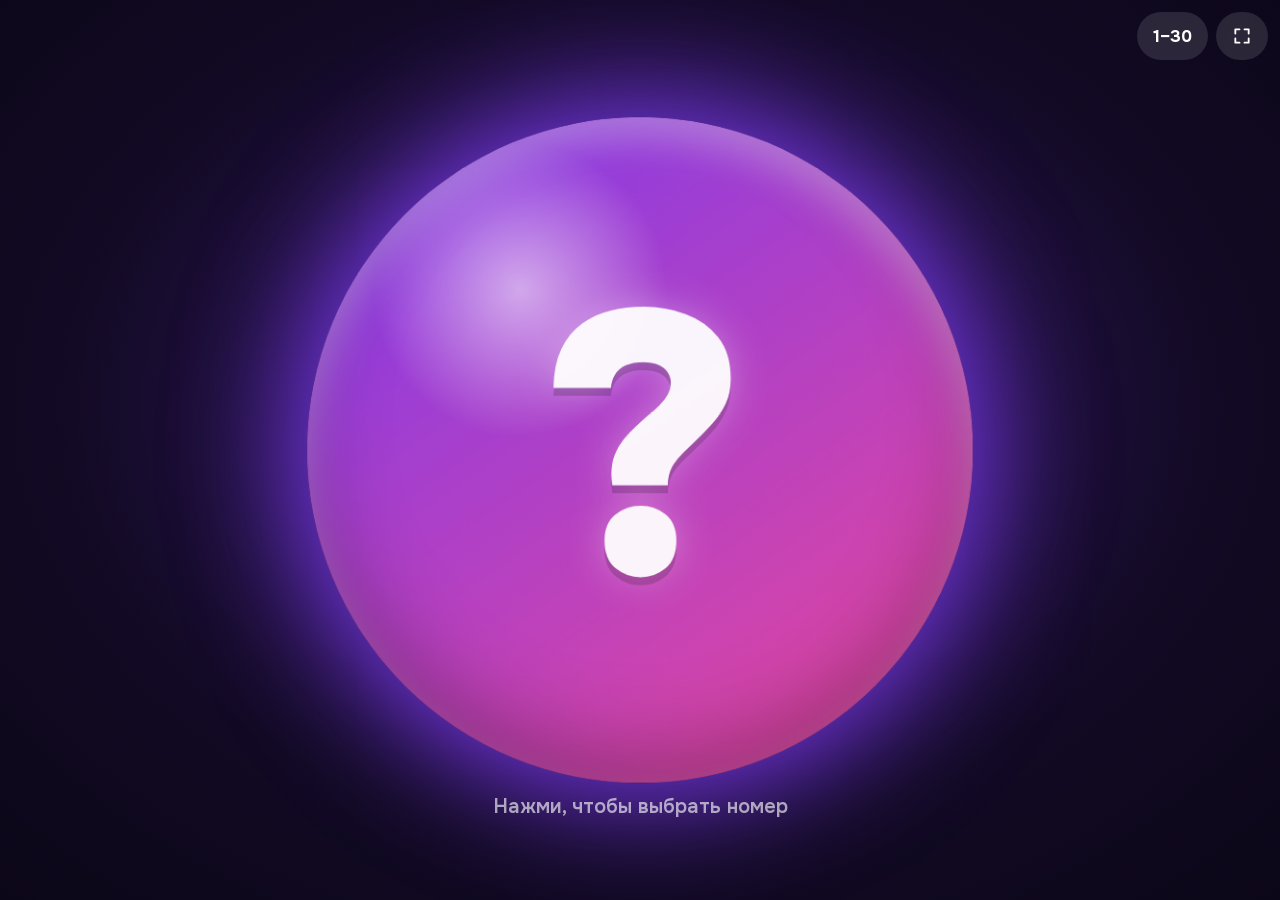
<file: generator.html>
<!DOCTYPE html>
<html lang="ru">
<head>
<meta charset="UTF-8">
<meta name="viewport" content="width=device-width, initial-scale=1, viewport-fit=cover">
<title>Генератор</title>
<meta name="robots" content="noindex, nofollow">
<meta name="theme-color" content="#0b0716">
<link rel="icon" href="favicon.svg" type="image/svg+xml">
<link rel="stylesheet" href="fonts/gf.css">
<!--
  Генератор случайных номеров (D, 24.11.2026). Открывается из журнала кнопкой «🎲 Генератор»:
  generator.html?n=<учеников в журнале>&j=<журнал>. Номер = место ученика в списке журнала.
  Имён и оценок здесь нет и сюда не приходит — только число учеников.
  Без n — обычный генератор, диапазон задаётся в настройках (кнопка с диапазоном справа сверху).
  Тот же файл лежит в школьном журнале (shkola_zhurnal/site) — отличается только путь к шрифтам.
-->
<style>
[hidden]{ display:none !important; }
*{ box-sizing:border-box; margin:0; padding:0; }
html,body{ height:100%; overflow:hidden; }
body{
  font-family:'Onest',system-ui,-apple-system,'Segoe UI',Roboto,sans-serif; color:#fff;
  background:#0b0716; -webkit-tap-highlight-color:transparent; user-select:none; -webkit-user-select:none;
  touch-action:manipulation;
}
button{ font:inherit; color:inherit; border:0; background:none; cursor:pointer; }
/* фон: тёмное небо + свечение в цвет шара */
#sky{ position:fixed; inset:0; background:radial-gradient(120vmax 90vmax at 50% 45%, var(--glow,#3b1d6e) 0%, #120a24 38%, #07040f 75%); transition:background .6s; }
#fx{ position:fixed; inset:0; width:100%; height:100%; pointer-events:none; }
#stage{ position:fixed; inset:0; display:grid; place-items:center; cursor:pointer; }
/* шар с номером */
#ball{
  --d:min(74vmin,820px);
  width:var(--d); height:var(--d); border-radius:50%; display:grid; place-items:center; position:relative;
  background:radial-gradient(circle at 32% 26%, rgba(255,255,255,.55) 0, rgba(255,255,255,0) 22%), linear-gradient(145deg, var(--c1,#7c3aed), var(--c2,#ec4899));
  box-shadow:0 0 calc(var(--d)*.18) calc(var(--d)*.02) var(--c1,#7c3aed), inset 0 calc(var(--d)*-.05) calc(var(--d)*.12) rgba(0,0,0,.28), inset 0 calc(var(--d)*.03) calc(var(--d)*.06) rgba(255,255,255,.35);
  transition:background .25s, box-shadow .25s;
  will-change:transform;
}
#num{
  font-weight:800; line-height:1; letter-spacing:-.03em; font-variant-numeric:tabular-nums;
  font-size:calc(var(--d) * var(--k,.56));
  text-shadow:0 calc(var(--d)*.012) 0 rgba(0,0,0,.18), 0 0 calc(var(--d)*.06) rgba(255,255,255,.35);
}
#ball.idle{ animation:breath 2.4s ease-in-out infinite; }
#ball.idle #num{ opacity:.95; }
@keyframes breath{ 50%{ transform:scale(1.04); } }
#ball.spin{ animation:wob .16s linear infinite; }
@keyframes wob{ 25%{ transform:rotate(-3deg) scale(.96); } 75%{ transform:rotate(3deg) scale(.96); } }
#ball.pop{ animation:pop .7s cubic-bezier(.2,1.6,.4,1); }
@keyframes pop{ 0%{ transform:scale(.6); } 60%{ transform:scale(1.08); } 100%{ transform:scale(1); } }
#hint{ position:fixed; left:0; right:0; bottom:calc(9vh + env(safe-area-inset-bottom)); text-align:center; font-size:clamp(15px,2.2vmin,22px); font-weight:600; color:rgba(255,255,255,.62); pointer-events:none; }
/* уже выпавшие в этом круге — маленькой строкой снизу */
#hist{ position:fixed; left:0; right:0; bottom:calc(14px + env(safe-area-inset-bottom)); display:flex; flex-wrap:wrap; justify-content:center; gap:6px; padding:0 70px; pointer-events:none; }
#hist span{ min-width:30px; height:30px; padding:0 7px; border-radius:15px; display:grid; place-items:center; font-weight:700; font-size:14px; background:rgba(255,255,255,.1); color:rgba(255,255,255,.7); }
#hist span.last{ background:rgba(255,255,255,.24); color:#fff; }
/* углы: диапазон и «на весь экран» */
.corner{ position:fixed; top:calc(12px + env(safe-area-inset-top)); right:calc(12px + env(safe-area-inset-right)); display:flex; gap:8px; z-index:3; }
.cbtn{ height:48px; min-width:48px; padding:0 16px; border-radius:24px; background:rgba(255,255,255,.12); font-weight:700; font-size:17px; display:flex; align-items:center; justify-content:center; gap:8px; backdrop-filter:blur(8px); -webkit-backdrop-filter:blur(8px); }
.cbtn:hover{ background:rgba(255,255,255,.2); }
.cbtn svg{ width:20px; height:20px; fill:none; stroke:currentColor; stroke-width:2.2; stroke-linecap:round; stroke-linejoin:round; }
/* настройки */
#set{ position:fixed; inset:0; z-index:5; display:grid; place-items:center; background:rgba(5,2,12,.6); backdrop-filter:blur(6px); -webkit-backdrop-filter:blur(6px); }
.card{ width:min(420px,calc(100vw - 24px)); background:#1b1430; border-radius:24px; padding:22px 20px 18px; box-shadow:0 30px 80px -20px #000; }
.card h2{ font-size:21px; font-weight:800; margin-bottom:16px; }
.rng{ display:flex; align-items:center; justify-content:space-between; gap:10px; margin:10px 0; }
.rng .lab{ font-size:17px; font-weight:600; color:rgba(255,255,255,.75); width:32px; }
.step{ display:flex; align-items:center; gap:6px; }
.step button{ width:52px; height:52px; border-radius:16px; background:rgba(255,255,255,.1); font-size:26px; font-weight:700; line-height:1; }
.step button:active{ background:rgba(255,255,255,.22); }
.step .val{ min-width:92px; height:52px; border-radius:16px; background:rgba(255,255,255,.06); font-size:26px; font-weight:800; font-variant-numeric:tabular-nums; }
.tog{ display:flex; align-items:center; justify-content:space-between; gap:12px; width:100%; margin:16px 0 4px; padding:12px 0; text-align:left; font-size:17px; font-weight:600; }
.tog i{ flex:none; width:52px; height:32px; border-radius:16px; background:rgba(255,255,255,.18); position:relative; transition:background .2s; }
.tog i::after{ content:''; position:absolute; top:3px; left:3px; width:26px; height:26px; border-radius:50%; background:#fff; transition:transform .2s; }
.tog[aria-checked="true"] i{ background:#22c55e; }
.tog[aria-checked="true"] i::after{ transform:translateX(20px); }
.row{ display:flex; gap:10px; margin-top:18px; }
.btn{ flex:1; height:52px; border-radius:16px; font-size:17px; font-weight:700; background:rgba(255,255,255,.1); }
.btn.pri{ background:linear-gradient(135deg,#8b5cf6,#ec4899); }
@media (prefers-reduced-motion: reduce){ #ball.idle, #ball.spin, #ball.pop{ animation:none; } }
</style>
</head>
<body>
<div id="sky"></div>
<canvas id="fx" aria-hidden="true"></canvas>
<div id="stage">
  <div id="ball" class="idle"><span id="num">?</span></div>
</div>
<div id="say" aria-live="polite" style="position:absolute;width:1px;height:1px;overflow:hidden;clip:rect(0 0 0 0)"></div>
<div id="hint">Нажми, чтобы выбрать номер</div>
<div id="hist" aria-hidden="true"></div>
<div class="corner">
  <button class="cbtn" id="rngBtn" title="Диапазон чисел" aria-label="Диапазон чисел"></button>
  <button class="cbtn" id="fsBtn" title="На весь экран" aria-label="На весь экран" hidden><svg viewBox="0 0 24 24"><path d="M4 9V4h5M20 9V4h-5M4 15v5h5M20 15v5h-5"/></svg></button>
</div>
<div id="set" hidden>
  <div class="card" role="dialog" aria-modal="true" aria-labelledby="setH">
    <h2 id="setH">Числа</h2>
    <div class="rng"><span class="lab">от</span><div class="step"><button data-st="lo" data-d="-1" aria-label="Меньше">−</button><button class="val" id="vLo" data-ask="lo"></button><button data-st="lo" data-d="1" aria-label="Больше">+</button></div></div>
    <div class="rng"><span class="lab">до</span><div class="step"><button data-st="hi" data-d="-1" aria-label="Меньше">−</button><button class="val" id="vHi" data-ask="hi"></button><button data-st="hi" data-d="1" aria-label="Больше">+</button></div></div>
    <button class="tog" id="tgRep" role="switch" aria-checked="true"><span>Не повторять, пока не выпадут все</span><i></i></button>
    <div class="row"><button class="btn" id="byJ" hidden></button><button class="btn pri" id="setOk">Готово</button></div>
  </div>
</div>

<script>
(function () {
  'use strict';
  var $ = function (id) { return document.getElementById(id); };
  var Q = new URLSearchParams(location.search);
  var MAXN = 99999;
  var clampN = function (v) { v = Math.round(+v); return isFinite(v) ? Math.max(0, Math.min(MAXN, v)) : 0; };
  var N = clampN(Q.get('n'));                  // учеников в журнале; 0 — открыли не из журнала
  var J = (Q.get('j') || '').replace(/[^\w.-]/g, '').slice(0, 40);
  var SITE = location.pathname.split('/')[1] || '';
  var SK = 'gen:' + SITE + ':' + (N ? J + ':' + N : 'free');   // круг этой вкладки: обновил страницу — круг тот же
  var store = function (s, k, v) { try { if (v === undefined) return JSON.parse(s.getItem(k)); s.setItem(k, JSON.stringify(v)); } catch (_) { return null; } };

  // ── состояние ──
  var st = store(sessionStorage, SK) || {};
  var lo = clampN(st.lo), hi = clampN(st.hi);
  if (st.hi == null) {
    if (N) { lo = 1; hi = N; }
    else { var fr = store(localStorage, 'gen:free') || {}; lo = fr.lo == null ? 1 : clampN(fr.lo); hi = fr.hi == null ? 30 : clampN(fr.hi); }
  }
  if (lo > hi) { var t0 = lo; lo = hi; hi = t0; }
  var drawn = Array.isArray(st.drawn) ? st.drawn.filter(function (x) { return x >= lo && x <= hi; }) : [];
  var norep = store(localStorage, 'gen:norep'); if (norep === null) norep = true;
  function save() {
    store(sessionStorage, SK, { lo: lo, hi: hi, drawn: drawn });
    if (!N) store(localStorage, 'gen:free', { lo: lo, hi: hi });
    store(localStorage, 'gen:norep', norep);
  }

  // честный случай: crypto, без перекоса по модулю
  function rnd(n) {
    if (n <= 1) return 0;
    var a = new Uint32Array(1), lim = Math.floor(4294967296 / n) * n;
    do { crypto.getRandomValues(a); } while (a[0] >= lim);
    return a[0] % n;
  }
  var R = function (a, b) { return a + Math.random() * (b - a); };
  var RI = function (a, b) { return Math.floor(R(a, b + 1)); };
  var PICK = function (arr) { return arr[Math.floor(Math.random() * arr.length)]; };

  function next() {
    var size = hi - lo + 1;
    if (!norep) return lo + rnd(size);
    var prev = null;
    if (drawn.length >= size) { prev = drawn[drawn.length - 1]; drawn = []; }   // все выпали — новый круг; последний не выпадет первым — подряд одного не вызовем
    var seen = {}; drawn.forEach(function (x) { seen[x] = 1; });
    if (prev !== null && size > 1) seen[prev] = 1;
    if (size - drawn.length > 4000) { var v; do { v = lo + rnd(size); } while (seen[v]); return v; }
    var left = []; for (var i = lo; i <= hi; i++) if (!seen[i]) left.push(i);
    return left[rnd(left.length)];
  }

  // ── цвета: яркие пары для шара ──
  var PAL = [
    ['#ff3d77', '#ff9a3d'], ['#7c3aed', '#ec4899'], ['#06b6d4', '#3b82f6'], ['#22c55e', '#06b6d4'],
    ['#f59e0b', '#ef4444'], ['#8b5cf6', '#06b6d4'], ['#f43f5e', '#8b5cf6'], ['#10b981', '#84cc16'],
    ['#fb7185', '#f59e0b'], ['#0ea5e9', '#a855f7'], ['#e11d48', '#f97316'], ['#6366f1', '#22d3ee'],
    ['#d946ef', '#facc15'], ['#14b8a6', '#6366f1']
  ];
  var lastPal = -1;
  function pickPal() { var i; do { i = rnd(PAL.length); } while (i === lastPal); lastPal = i; return PAL[i]; }
  var ball = $('ball'), num = $('num');
  function paint(p) {
    ball.style.setProperty('--c1', p[0]); ball.style.setProperty('--c2', p[1]);
    $('sky').style.setProperty('--glow', p[0] + '66');
  }
  function show(v) {
    var s = String(v), k = [0, .62, .56, .42, .32, .26][Math.min(s.length, 5)];
    ball.style.setProperty('--k', k); num.textContent = s;
  }

  // ── вид ──
  function renderRange() { $('rngBtn').textContent = lo + '–' + hi; }
  function renderHist() {
    var h = $('hist');
    if (!norep || !drawn.length) { h.innerHTML = ''; return; }
    var last = drawn.slice(-40);
    h.innerHTML = last.map(function (x, i) { return '<span' + (i === last.length - 1 ? ' class="last"' : '') + '>' + x + '</span>'; }).join('');
  }

  // ── выбор номера: перебор ~1 с, потом вспышка ──
  var busy = false, reduce = matchMedia('(prefers-reduced-motion: reduce)').matches;
  function draw() {
    if (busy) return;
    busy = true; $('hint').hidden = true;
    var v = next(), size = hi - lo + 1, steps = reduce ? 0 : 14, k = 0;
    ball.classList.remove('idle', 'pop'); ball.classList.add('spin');
    (function tick() {
      if (k < steps) {
        var f = size > 1 ? lo + rnd(size) : lo;
        show(f); paint(PAL[rnd(PAL.length)]);
        k++; setTimeout(tick, 35 + k * k * 0.9);   // замедляется к концу
        return;
      }
      ball.classList.remove('spin'); void ball.offsetWidth; ball.classList.add('pop');
      var p = pickPal(); paint(p); show(v);
      drawn.push(v); save(); renderHist(); $('say').textContent = v;
      if (!reduce) boom(p);
      setTimeout(function () { busy = false; }, 450);
    })();
  }

  /* ════ фейерверки: один canvas за шаром, без библиотек ════ */
  var cv = $('fx'), cx = cv.getContext('2d'), W = 0, H = 0, P = [], T = [], raf = 0, last = 0, now = 0;
  function resize() {
    var d = Math.min(2, window.devicePixelRatio || 1);
    W = innerWidth; H = innerHeight; cv.width = W * d; cv.height = H * d; cx.setTransform(d, 0, 0, d, 0, 0);
  }
  resize(); addEventListener('resize', resize);
  function C() { var r = ball.getBoundingClientRect(); return { x: r.left + r.width / 2, y: r.top + r.height / 2, r: ball.offsetWidth / 2 }; }   // радиус без сжатия «pop»
  function later(ms, fn) { T.push({ at: performance.now() + ms, fn: fn }); run(); }
  function add(o) { if (P.length < 2600) P.push(o); run(); }
  function run() { if (!raf) { last = performance.now(); now = now || last; raf = requestAnimationFrame(loop); } }
  function rgba(hex, a) { var n = parseInt(hex.slice(1), 16); return 'rgba(' + (n >> 16) + ',' + (n >> 8 & 255) + ',' + (n & 255) + ',' + a.toFixed(3) + ')'; }
  function mix(p) { return p.concat(['#ffffff', '#fde68a', PICK(['#fbbf24', '#f0abfc', '#a5f3fc', '#bbf7d0'])]); }

  function loop(t) {
    var dt = Math.max(0, Math.min(0.033, (t - last) / 1000)); last = t; now = t;   // первый кадр бывает «раньше» run() — без минуса
    for (var i = T.length - 1; i >= 0; i--) if (T[i].at <= now) { var f = T[i].fn; T.splice(i, 1); f(); }
    cx.clearRect(0, 0, W, H);
    for (var j = P.length - 1; j >= 0; j--) {
      var o = P[j];
      o.age += dt;
      if (o.age >= o.life) { if (o.end) o.end(o); P.splice(j, 1); continue; }
      step(o, dt); paintP(o);
    }
    cx.globalCompositeOperation = 'source-over'; cx.globalAlpha = 1;
    if (P.length || T.length) raf = requestAnimationFrame(loop); else { raf = 0; cx.clearRect(0, 0, W, H); }
  }
  function step(o, dt) {
    if (o.k === 'ring' || o.k === 'rays' || o.k === 'flash') return;
    if (o.emit) o.emit(o, dt);
    var dr = Math.pow(o.drag || 1, dt * 60);
    o.vx *= dr; o.vy = o.vy * dr + (o.g || 0) * dt;
    if (o.k === 'conf') { o.vx += Math.sin(o.age * o.wf + o.ph) * 30 * dt; o.rot += o.vr * dt; }
    if (o.k === 'star') o.rot += o.vr * dt;
    if (o.hist) { o.hist.push(o.x, o.y); if (o.hist.length > o.hl) o.hist.splice(0, 2); }
    o.x += o.vx * dt; o.y += o.vy * dt;
  }
  function paintP(o) {
    var q = o.age / o.life, a = o.fade === 'late' ? (q < .65 ? 1 : 1 - (q - .65) / .35) : 1 - q;
    if (o.flick && q > .45 && Math.random() < .35) a *= .2;
    cx.globalCompositeOperation = o.k === 'conf' ? 'source-over' : 'lighter';
    cx.globalAlpha = Math.max(0, Math.min(1, a));
    switch (o.k) {
      case 'spark': {
        var sl = o.sl || .045;
        cx.strokeStyle = o.c; cx.lineWidth = o.s; cx.lineCap = 'round';
        cx.beginPath(); cx.moveTo(o.x - o.vx * sl, o.y - o.vy * sl); cx.lineTo(o.x, o.y); cx.stroke();
        break;
      }
      case 'trail': {
        var h = o.hist; if (h.length < 4) break;
        cx.strokeStyle = o.c; cx.lineCap = 'round';
        for (var i = 2; i < h.length; i += 2) {
          cx.globalAlpha = Math.max(0, a * (i / h.length)); cx.lineWidth = o.s * (i / h.length);
          cx.beginPath(); cx.moveTo(h[i - 2], h[i - 1]); cx.lineTo(h[i], h[i + 1]); cx.stroke();
        }
        cx.globalAlpha = Math.max(0, a); cx.fillStyle = '#fff';
        cx.beginPath(); cx.arc(o.x, o.y, o.s * .7, 0, 6.283); cx.fill();
        break;
      }
      case 'dot':
        cx.fillStyle = o.c; cx.beginPath(); cx.arc(o.x, o.y, o.s * (o.shrink ? 1 - q * .7 : 1), 0, 6.283); cx.fill();
        break;
      case 'conf': {
        cx.save(); cx.translate(o.x, o.y); cx.rotate(o.rot); cx.scale(1, Math.cos(o.age * o.ff + o.ph));
        cx.fillStyle = o.c; cx.fillRect(-o.s, -o.s * .45, o.s * 2, o.s * .9); cx.restore();
        break;
      }
      case 'star': {
        cx.save(); cx.translate(o.x, o.y); cx.rotate(o.rot); cx.fillStyle = o.c; cx.beginPath();
        for (var s = 0; s < 10; s++) { var rr = s % 2 ? o.s * .45 : o.s, an = s * Math.PI / 5 - Math.PI / 2; cx.lineTo(Math.cos(an) * rr, Math.sin(an) * rr); }
        cx.closePath(); cx.fill(); cx.restore();
        break;
      }
      case 'ring': {
        var e = 1 - Math.pow(1 - q, 3), r = o.r0 + (o.r1 - o.r0) * e;
        cx.strokeStyle = o.c; cx.lineWidth = Math.max(.5, o.s * (1 - q)); cx.beginPath(); cx.arc(o.x, o.y, r, 0, 6.283); cx.stroke();
        break;
      }
      case 'rays': {
        var ee = 1 - Math.pow(1 - q, 2), len = o.r0 + (o.r1 - o.r0) * ee, rot = o.rot + o.vr * o.age, wd = Math.PI / o.n * o.w;
        cx.globalAlpha = Math.max(0, a * .55);
        for (var n = 0; n < o.n; n++) {
          var an2 = rot + n * 2 * Math.PI / o.n;
          var g = cx.createLinearGradient(o.x, o.y, o.x + Math.cos(an2) * len, o.y + Math.sin(an2) * len);
          g.addColorStop(0, rgba(o.cs[n % o.cs.length], .9)); g.addColorStop(1, rgba(o.cs[n % o.cs.length], 0));
          cx.fillStyle = g; cx.beginPath(); cx.moveTo(o.x, o.y);
          cx.arc(o.x, o.y, len, an2 - wd / 2, an2 + wd / 2); cx.closePath(); cx.fill();
        }
        break;
      }
      case 'flash': {
        var fr = o.r0 + (o.r1 - o.r0) * Math.sqrt(q), gg = cx.createRadialGradient(o.x, o.y, 0, o.x, o.y, fr);
        gg.addColorStop(0, rgba(o.c, .9)); gg.addColorStop(.4, rgba(o.c, .35)); gg.addColorStop(1, rgba(o.c, 0));
        cx.fillStyle = gg; cx.beginPath(); cx.arc(o.x, o.y, fr, 0, 6.283); cx.fill();
        break;
      }
    }
  }

  // ── строительные блоки ──
  function flash(x, y, c, r1, life) { add({ k: 'flash', x: x, y: y, c: c, r0: 4, r1: r1, age: 0, life: life || .35 }); }
  function burst(x, y, cols, o) {
    o = o || {};
    var n = o.n || RI(90, 140), sp = o.sp || R(200, 360), shape = o.shape || PICK(['sphere', 'sphere', 'ring', 'double', 'twotone']);
    var c1 = PICK(cols), c2 = PICK(cols);
    flash(x, y, '#ffffff', sp * .45, .3);
    for (var i = 0; i < n; i++) {
      var an = (i / n) * 6.283 + R(-.05, .05), v;
      if (shape === 'ring') v = sp * R(.92, 1);
      else if (shape === 'double') v = (i % 2 ? sp : sp * .55) * R(.9, 1);
      else v = sp * Math.sqrt(Math.random());
      var col = shape === 'twotone' ? (i % 2 ? c1 : c2) : shape === 'sphere' ? PICK(cols) : c1;
      add({ k: o.trail ? 'trail' : 'spark', hist: o.trail ? [] : null, hl: 18, x: x, y: y, vx: Math.cos(an) * v, vy: Math.sin(an) * v,
        g: o.g == null ? 150 : o.g, drag: o.drag || .955, c: col, s: o.s || R(1.6, 2.8), age: 0, life: (o.life || 1.3) * R(.75, 1.15),
        flick: o.flick == null ? Math.random() < .5 : o.flick, fade: 'late' });
    }
  }
  function awayFromBall(x, y, c, pad) {   // точка вспышки не прячется за шаром
    var dx = x - c.x, dy = y - c.y, d = Math.hypot(dx, dy), need = c.r + pad;
    if (d >= need) return [x, y];
    if (d < 1) { dx = 0; dy = -1; d = 1; }
    return [c.x + dx / d * need, c.y + dy / d * need];
  }
  function rocket(x0, tx, ty, cols, then) {
    var dur = R(.6, .9), vy = (ty - (H + 10)) / dur, vx = (tx - x0) / dur;
    add({ k: 'trail', hist: [], hl: 14, x: x0, y: H + 10, vx: vx, vy: vy, g: 0, drag: 1, c: '#fde68a', s: 2.6, age: 0, life: dur, fade: 'none',
      end: function (o) { then(o.x, o.y); } });
  }

  // ── эффекты (каждый раз — случайный, подряд не повторяется) ──
  var FX = {
    salut: function (p) {   // ракеты снизу и разрывы
      var c = C(), n = RI(3, 6), cols = mix(p);
      for (var i = 0; i < n; i++) (function (i) {
        later(i * RI(110, 240), function () {
          var pt = awayFromBall(R(.1, .9) * W, R(.1, .5) * H, c, 60);
          rocket(R(.1, .9) * W, pt[0], pt[1], cols, function (x, y) { burst(x, y, cols); });
        });
      })(i);
    },
    puh: function (p) {     // «пу-пу-пу»: много маленьких хлопков по всему экрану
      var c = C(), n = RI(12, 20), cols = mix(p);
      for (var i = 0; i < n; i++) later(i * R(60, 130), function () {
        var pt = awayFromBall(R(.05, .95) * W, R(.05, .95) * H, c, 30), col = PICK(cols);
        flash(pt[0], pt[1], col, R(40, 90), .3);
        burst(pt[0], pt[1], [col, '#ffffff'], { n: RI(22, 38), sp: R(90, 190), life: .8, s: 1.8, shape: 'sphere', g: 60 });
      });
    },
    luchi: function (p) {   // лучи-солнце из-за шара + искры от края
      var c = C(), cols = mix(p);
      add({ k: 'rays', x: c.x, y: c.y, n: RI(14, 26), w: R(.5, .8), r0: c.r * .8, r1: Math.max(W, H) * .75, rot: R(0, 6.28), vr: PICK([-1, 1]) * R(.3, .8), cs: cols, age: 0, life: 1.8 });
      flash(c.x, c.y, p[0], c.r * 2.4, .6);
      for (var i = 0; i < 160; i++) {
        var an = R(0, 6.283), v = R(260, 620);
        add({ k: 'spark', x: c.x + Math.cos(an) * c.r * .95, y: c.y + Math.sin(an) * c.r * .95, vx: Math.cos(an) * v, vy: Math.sin(an) * v, g: 40, drag: .95, c: PICK(cols), s: R(1.5, 3), age: 0, life: R(.7, 1.3), fade: 'late', sl: .03 });
      }
    },
    volny: function (p) {   // кольца-волны от шара
      var c = C(), cols = mix(p), n = RI(4, 7), far = Math.max(W, H) * .8;
      for (var i = 0; i < n; i++) (function (i) {
        later(i * 130, function () {
          add({ k: 'ring', x: c.x, y: c.y, r0: c.r * .98, r1: far, c: cols[i % cols.length], s: R(8, 18), age: 0, life: 1.4 });
          for (var k = 0, m = 36; k < m; k++) {
            var an = k / m * 6.283 + i * .2, v = R(380, 520);
            add({ k: 'dot', x: c.x + Math.cos(an) * c.r, y: c.y + Math.sin(an) * c.r, vx: Math.cos(an) * v, vy: Math.sin(an) * v, g: 0, drag: .975, c: cols[(i + 1) % cols.length], s: R(2, 3.5), age: 0, life: 1.1, shrink: 1 });
          }
        });
      })(i);
    },
    konfetti: function (p) { // конфетти: из двух пушек снизу или дождём сверху
      var cols = mix(p).concat(['#22c55e', '#3b82f6', '#f43f5e', '#facc15']), rain = Math.random() < .4;
      for (var i = 0; i < 220; i++) {
        var o = { k: 'conf', c: PICK(cols), s: R(5, 10), rot: R(0, 6.28), vr: R(-8, 8), wf: R(3, 7), ff: R(5, 12), ph: R(0, 6.28), age: 0, life: R(2.4, 3.6), fade: 'late' };
        if (rain) { o.x = R(0, W); o.y = R(-H * .6, -10); o.vx = R(-40, 40); o.vy = R(120, 260); o.g = 60; o.drag = .99; }
        else {
          var left = i % 2 === 0, an = left ? R(-1.35, -.75) : R(-2.4, -1.8), v = R(700, 1300) * Math.min(1, H / 800 + .3);
          o.x = left ? -10 : W + 10; o.y = H + 10; o.vx = Math.cos(an) * v; o.vy = Math.sin(an) * v; o.g = 700; o.drag = .965;
        }
        add(o);
      }
    },
    iva: function (p) {      // плакучая ива: долгие золотые хвосты вниз
      var c = C(), n = RI(2, 3), cols = ['#fde68a', '#fbbf24', '#fff7d6', p[0]];
      for (var i = 0; i < n; i++) (function (i) {
        later(i * 320, function () {
          var pt = awayFromBall(R(.15, .85) * W, R(.12, .35) * H, c, 80);
          rocket(R(.2, .8) * W, pt[0], pt[1], cols, function (x, y) {
            burst(x, y, cols, { n: RI(70, 100), sp: R(160, 240), life: 2.6, g: 90, drag: .965, trail: true, s: 2.2, flick: true, shape: 'sphere' });
          });
        });
      })(i);
    },
    spiral: function (p) {   // спираль-галактика из центра
      var c = C(), cols = mix(p), arms = RI(3, 6), dir = PICK([-1, 1]), t = 0;
      add({ k: 'dot', x: c.x, y: c.y, vx: 0, vy: 0, g: 0, c: '#000', s: 0, age: 0, life: 1.2, emit: function (o, dt) {
        t += dt;
        for (var a = 0; a < arms; a++) for (var k = 0; k < 2; k++) {
          var an = dir * t * 5 + a * 6.283 / arms + R(-.08, .08), v = R(300, 460);
          add({ k: 'spark', x: c.x + Math.cos(an) * c.r * .9, y: c.y + Math.sin(an) * c.r * .9, vx: Math.cos(an) * v, vy: Math.sin(an) * v, g: 0, drag: .97, c: cols[a % cols.length], s: R(1.8, 3), age: 0, life: R(.8, 1.2), fade: 'late', sl: .035 });
        }
      } });
    },
    zvezdy: function (p) {   // звёздочки разлетаются и кружатся
      var c = C(), cols = mix(p), n = RI(18, 30);
      flash(c.x, c.y, '#ffffff', c.r * 2, .4);
      for (var i = 0; i < n; i++) {
        var an = R(0, 6.283), v = R(260, 640);
        add({ k: 'star', x: c.x + Math.cos(an) * c.r * .7, y: c.y + Math.sin(an) * c.r * .7, vx: Math.cos(an) * v, vy: Math.sin(an) * v, g: 260, drag: .975, c: PICK(cols), s: R(8, 22), rot: R(0, 6.28), vr: R(-6, 6), age: 0, life: R(1.4, 2.2), fade: 'late' });
      }
    },
    figura: function (p) {   // фигура из искр вокруг шара: сердце, звезда или ромашка
      var c = C(), cols = mix(p), sh = PICK(['heart', 'star', 'flower']), n = 170, col = PICK(cols), pts = [], mx = 0, my = 0, md = 0;
      flash(c.x, c.y, col, c.r * 2.2, .5);
      for (var i = 0; i < n; i++) {
        var t = i / n * 6.283, x, y;
        if (sh === 'heart') { x = 16 * Math.pow(Math.sin(t), 3); y = -(13 * Math.cos(t) - 5 * Math.cos(2 * t) - 2 * Math.cos(3 * t) - Math.cos(4 * t)); }
        else if (sh === 'star') { var rr = 17 * (0.55 + 0.45 * Math.cos(5 * t)); x = Math.cos(t - Math.PI / 2) * rr; y = Math.sin(t - Math.PI / 2) * rr; }
        else { var rf = 17 * (0.6 + 0.4 * Math.abs(Math.cos(3 * t))); x = Math.cos(t) * rf; y = Math.sin(t) * rf; }
        pts.push([x, y]); mx += x / n; my += y / n;
      }
      pts.forEach(function (q) { q[0] -= mx; q[1] -= my; md = Math.max(md, Math.hypot(q[0], q[1])); });
      pts.forEach(function (q, i) {
        // каждая точка — снаружи шара: расстояние = край шара + доля размера фигуры; при drag .93 путь ≈ v / 4.2
        var d = Math.hypot(q[0], q[1]) || 1, dist = c.r * 1.12 + d / md * c.r * .85, v = dist * 60 * (1 - .93);
        add({ k: 'spark', x: c.x, y: c.y, vx: q[0] / d * v, vy: q[1] / d * v, g: 30, drag: .93, c: i % 7 ? col : '#ffffff', s: 4, age: 0, life: 1.8, fade: 'late', flick: true, sl: .02 });
      });
    }
  };
  var lastFx = '';
  function boom(p) {
    var names = Object.keys(FX), a; do { a = PICK(names); } while (a === lastFx); lastFx = a;
    if (FX[Q.get('fx')]) a = Q.get('fx');   // ?fx=salut — один эффект (для проверки)
    FX[a](p);
    if (Math.random() < .35) {   // иногда — второй, лёгкий слой
      var b = PICK(['volny', 'luchi', 'puh'].filter(function (x) { return x !== a; }));
      later(250, function () { FX[b](p); });
    }
  }

  // ── настройки ──
  var setEl = $('set'), was = null;
  function renderSet() {
    $('vLo').textContent = lo; $('vHi').textContent = hi;
    $('tgRep').setAttribute('aria-checked', String(norep));
    var bj = $('byJ'); bj.hidden = !N || (lo === 1 && hi === N); bj.textContent = 'Как в журнале: 1–' + N;
  }
  function openSet() { was = lo + ':' + hi + ':' + norep; renderSet(); setEl.hidden = false; }
  function closeSet() {
    setEl.hidden = true; if (document.activeElement) document.activeElement.blur();   // иначе пробел «нажмёт» кнопку ещё раз
    if (was !== lo + ':' + hi + ':' + norep) { drawn = []; save(); renderHist(); }   // поменяли числа — круг заново
    renderRange();
  }
  function setVal(w, v) {
    v = clampN(v);
    if (w === 'lo') lo = Math.min(v, hi); else hi = Math.max(v, lo);
    renderSet();
  }
  $('rngBtn').onclick = function (e) { e.stopPropagation(); openSet(); };
  $('setOk').onclick = closeSet;
  setEl.addEventListener('click', function (e) { if (e.target === setEl) closeSet(); });
  $('tgRep').onclick = function () { norep = !norep; renderSet(); };
  $('byJ').onclick = function () { lo = 1; hi = N; renderSet(); };
  // − и +: нажал — шаг; держишь — бежит всё быстрее
  var hold = null;
  function stopHold() { if (hold) { clearTimeout(hold); hold = null; } }
  setEl.querySelectorAll('[data-st]').forEach(function (b) {
    b.addEventListener('pointerdown', function (e) {
      if (e.button) return;
      e.preventDefault(); stopHold();
      var w = b.dataset.st, d = +b.dataset.d, n = 0;
      (function go() { setVal(w, (w === 'lo' ? lo : hi) + d * (n > 25 ? 10 : 1)); n++; hold = setTimeout(go, n === 1 ? 420 : n > 10 ? 50 : 110); })();
    });
    ['pointerup', 'pointerleave', 'pointercancel', 'contextmenu'].forEach(function (ev) { b.addEventListener(ev, stopHold); });
    b.addEventListener('keydown', function (e) { if (e.key === 'Enter' || e.key === ' ') { e.preventDefault(); setVal(b.dataset.st, (b.dataset.st === 'lo' ? lo : hi) + +b.dataset.d); } });
  });
  addEventListener('blur', stopHold);
  // число целиком — нажать на него (поле ввода на айфоне в Яндекс Браузере не берёт касание, поэтому prompt)
  setEl.querySelectorAll('[data-ask]').forEach(function (b) {
    b.onclick = function () {
      var w = b.dataset.ask, v = prompt(w === 'lo' ? 'От какого числа' : 'До какого числа', w === 'lo' ? lo : hi);
      if (v === null || !/\d/.test(v)) return;
      v = clampN(v.replace(/[^\d]/g, ''));
      if (w === 'lo') { lo = v; if (hi < lo) hi = lo; } else { hi = v; if (lo > hi) lo = hi; }
      renderSet();
    };
  });

  // ── на весь экран (на айфоне нет — кнопки не будет) ──
  var de = document.documentElement, fsOk = !!(de.requestFullscreen || de.webkitRequestFullscreen);
  $('fsBtn').hidden = !fsOk;
  $('fsBtn').onclick = function (e) {
    e.stopPropagation();
    var r = document.fullscreenElement || document.webkitFullscreenElement ? (document.exitFullscreen || document.webkitExitFullscreen).call(document) : (de.requestFullscreen || de.webkitRequestFullscreen).call(de);
    if (r && r.catch) r.catch(function () {});
  };

  // ── экран не гаснет, пока генератор открыт (на уроке у доски) ──
  var lock = null;
  function wake() { if (navigator.wakeLock && document.visibilityState === 'visible') navigator.wakeLock.request('screen').then(function (l) { lock = l; }).catch(function () {}); }
  document.addEventListener('visibilitychange', wake); wake();

  // ── запуск ──
  $('stage').addEventListener('click', draw);
  addEventListener('keydown', function (e) {
    if (!setEl.hidden) { if (e.key === 'Escape') closeSet(); return; }
    if (e.target.closest && e.target.closest('button')) return;   // кнопка в фокусе — пусть нажмётся она
    if (e.key === ' ' || e.key === 'Enter') { e.preventDefault(); draw(); }
  });
  paint(PAL[1]); renderRange(); renderHist();
  if (drawn.length) { show(drawn[drawn.length - 1]); ball.classList.remove('idle'); $('hint').hidden = true; }
})();
</script>
</body>
</html>
</file>
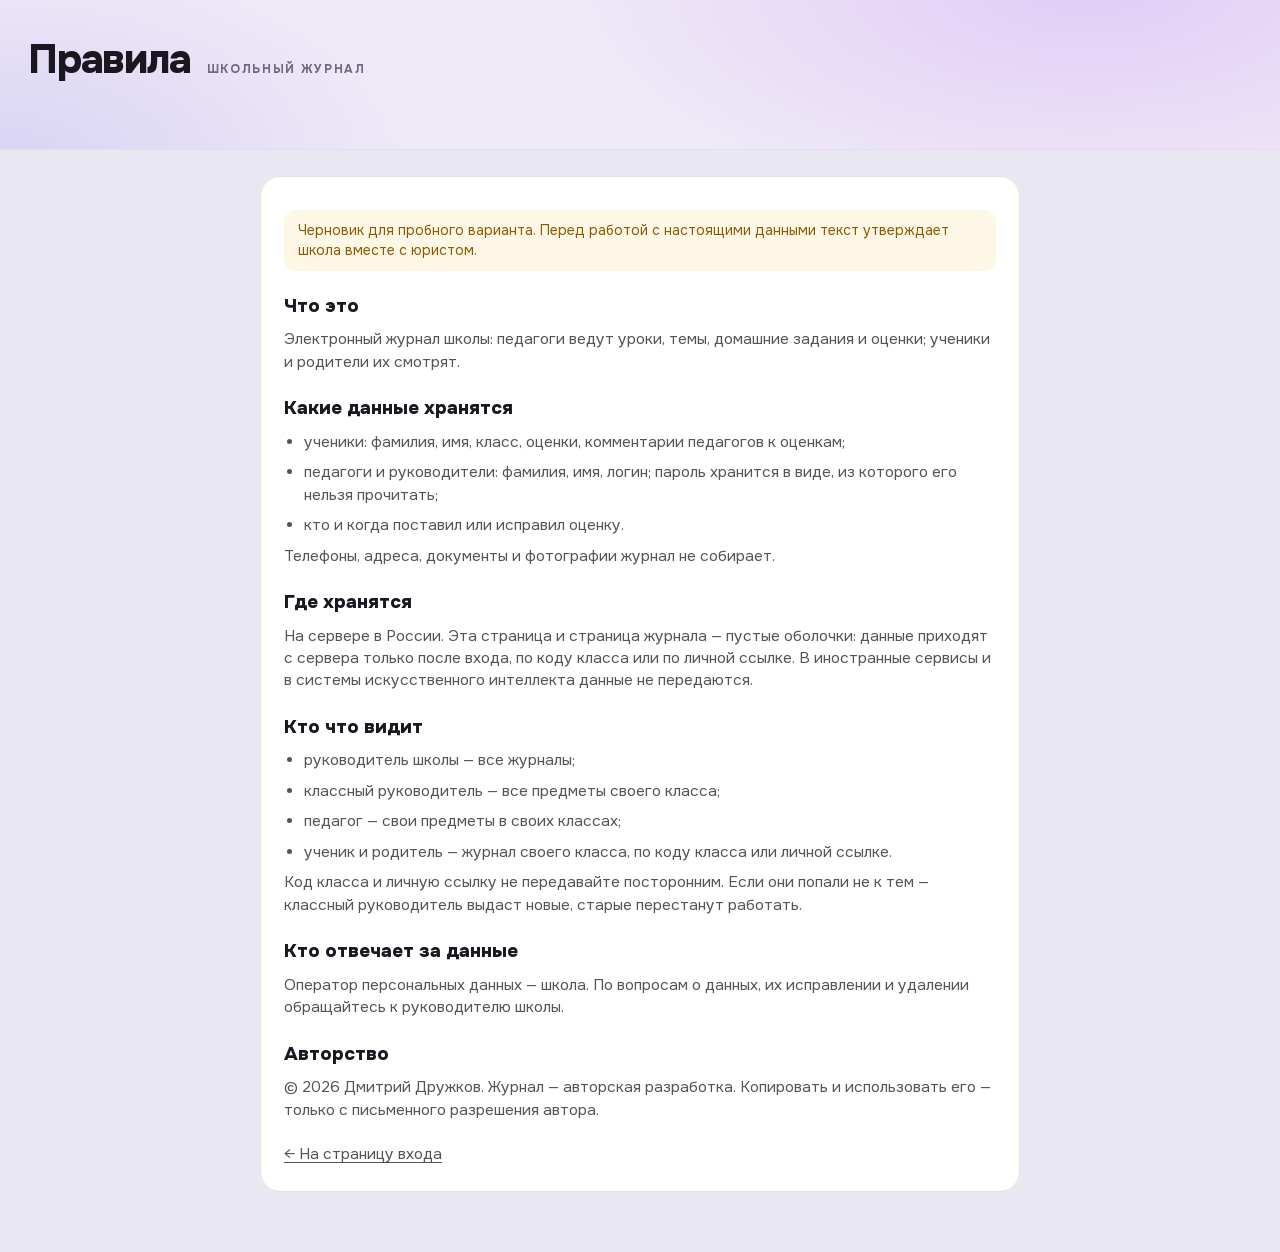
<file: pravila.html>
<!DOCTYPE html>
<html lang="ru">
<head>
<meta charset="UTF-8">
<meta name="viewport" content="width=device-width, initial-scale=1, viewport-fit=cover">
<title>Правила и конфиденциальность — школьный журнал</title>
<meta name="robots" content="noindex, nofollow">
<link rel="icon" href="favicon.svg" type="image/svg+xml">
<script>
  try { if (localStorage.getItem('tema') === 'night') document.documentElement.dataset.theme = 'night'; } catch (_) {}
</script>
<link rel="stylesheet" href="fonts/gf.css">
<link rel="stylesheet" href="style.css?v=d21de379">
<link rel="stylesheet" href="shkola.css?v=f48131ae">
<!--
  ЧЕРНОВИК Кодера (10.10.2026) для пробного варианта на выдуманной школе. До настоящих данных детей
  текст проверяет и правит Норма: оператор данных — школа, D обрабатывает их по её поручению (ТЗ 18).
-->
<style>
.txt{ max-width:760px; margin:26px auto 60px; background:var(--card); border-radius:20px; padding:26px 24px; box-shadow:inset 0 0 0 1px var(--line); }
.txt h2{ font-size:19px; font-weight:800; margin:22px 0 6px; }
.txt p, .txt li{ font-size:15.5px; color:var(--sub); margin-top:8px; }
.txt ul{ padding-left:20px; }
.txt .draft{ padding:10px 14px; border-radius:12px; background:#fff7e6; color:#8a5a00; font-size:14px; }
[data-theme="night"] .txt .draft{ background:rgba(251,191,36,.12); color:#fcd34d; }
</style>
</head>
<body class="shk k-mat">
<header class="zh-hero"><div class="shell"><div class="zh-title"><h1>Правила</h1><span class="kicker">школьный журнал</span></div></div></header>
<div class="shell">
  <div class="txt">
    <p class="draft">Черновик для пробного варианта. Перед работой с настоящими данными текст утверждает школа вместе с юристом.</p>

    <h2>Что это</h2>
    <p>Электронный журнал школы: педагоги ведут уроки, темы, домашние задания и оценки; ученики и родители их смотрят.</p>

    <h2>Какие данные хранятся</h2>
    <ul>
      <li>ученики: фамилия, имя, класс, оценки, комментарии педагогов к оценкам;</li>
      <li>педагоги и руководители: фамилия, имя, логин; пароль хранится в виде, из которого его нельзя прочитать;</li>
      <li>кто и когда поставил или исправил оценку.</li>
    </ul>
    <p>Телефоны, адреса, документы и фотографии журнал не собирает.</p>

    <h2>Где хранятся</h2>
    <p>На сервере в России. Эта страница и страница журнала — пустые оболочки: данные приходят с сервера только после входа, по коду класса или по личной ссылке. В иностранные сервисы и в системы искусственного интеллекта данные не передаются.</p>

    <h2>Кто что видит</h2>
    <ul>
      <li>руководитель школы — все журналы;</li>
      <li>классный руководитель — все предметы своего класса;</li>
      <li>педагог — свои предметы в своих классах;</li>
      <li>ученик и родитель — журнал своего класса, по коду класса или личной ссылке.</li>
    </ul>
    <p>Код класса и личную ссылку не передавайте посторонним. Если они попали не к тем — классный руководитель выдаст новые, старые перестанут работать.</p>

    <h2>Кто отвечает за данные</h2>
    <p>Оператор персональных данных — школа. По вопросам о данных, их исправлении и удалении обращайтесь к руководителю школы.</p>

    <h2>Авторство</h2>
    <p>© 2026 Дмитрий Дружков. Журнал — авторская разработка. Копировать и использовать его — только с письменного разрешения автора.</p>

    <p style="margin-top:22px"><a class="link" href="./" style="font-size:inherit">← На страницу входа</a></p>
  </div>
</div>
</body>
</html>
</file>
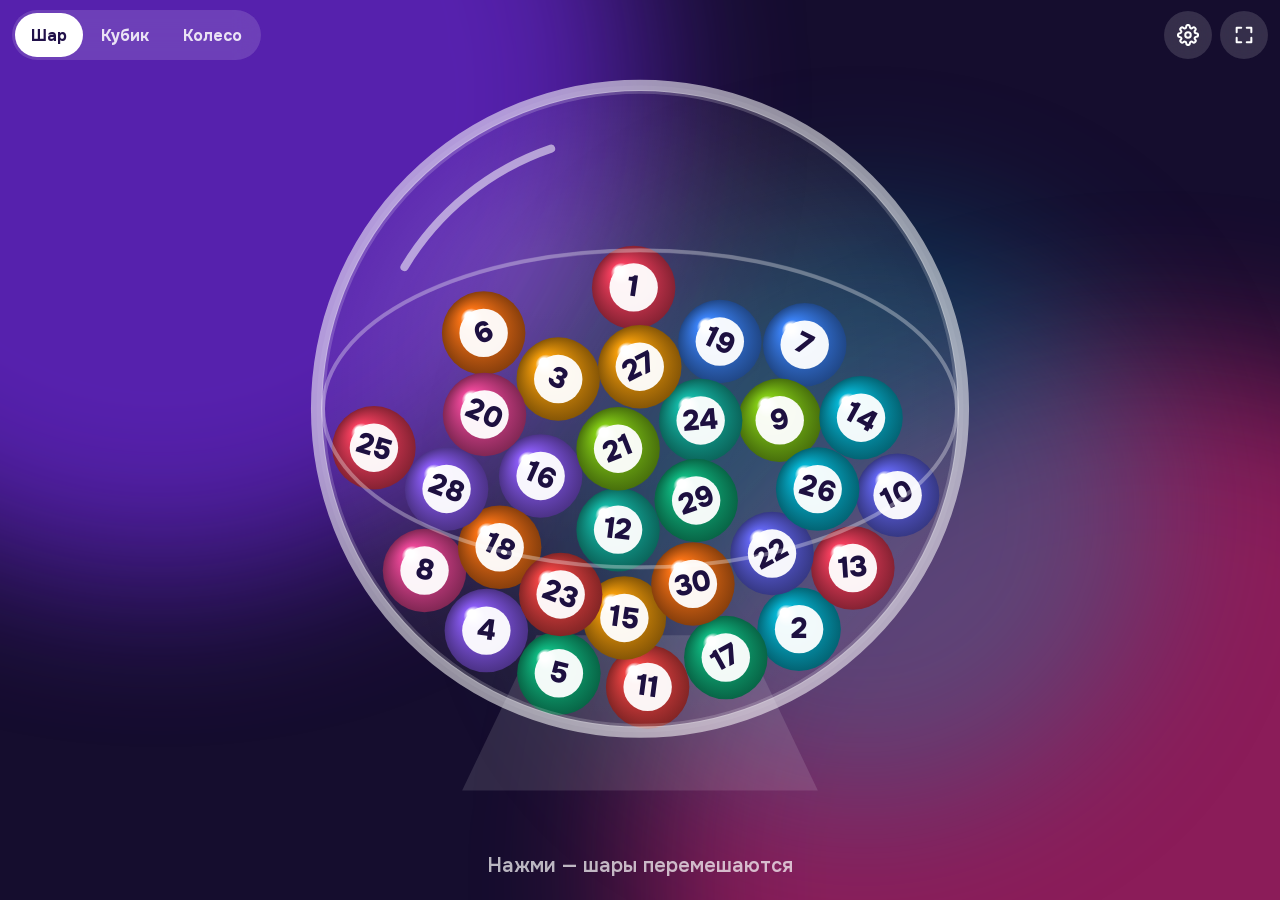
<file: zhrebiy.html>
<!DOCTYPE html>
<html lang="ru">
<head>
<meta charset="UTF-8">
<meta name="viewport" content="width=device-width, initial-scale=1, viewport-fit=cover">
<title>Жребий</title>
<meta name="robots" content="noindex, nofollow">
<meta name="theme-color" content="#150d2e">
<link rel="icon" href="favicon.svg" type="image/svg+xml">
<link rel="stylesheet" href="fonts/gf.css">
<!--
  Жребий (D 25.11.2026) — второй генератор: шар-лототрон, 3D-кубик, колесо; номера или имена из журнала.
  Открывается из журнала кнопкой «🎡 Жребий»: zhrebiy.html?n=<учеников>&j=<журнал>.
  Имена журнал кладёт в window.ZR_NAMES своего окна; эта вкладка забирает их через window.opener
  и держит только в sessionStorage — закрыл вкладку, имён нет. В адрес и на сервер имена не попадают.
  Выбор — crypto, каждый раз независимо (повторы возможны — слово D). Анимация лишь подстраивается под выбранного.
  Тот же файл лежит в школьном журнале (shkola_zhurnal/site) — отличается только путь к шрифтам.
-->
<style>
[hidden]{ display:none !important; }
*{ box-sizing:border-box; margin:0; padding:0; }
html,body{ height:100%; overflow:hidden; }
body{ font-family:'Onest',system-ui,-apple-system,'Segoe UI',Roboto,sans-serif; color:#fff; background:#150d2e;
  -webkit-tap-highlight-color:transparent; user-select:none; -webkit-user-select:none; touch-action:none; overscroll-behavior:none; }
button{ font:inherit; color:inherit; border:0; background:none; cursor:pointer; touch-action:manipulation; }
/* фон — три мягких пятна цвета, перекрашиваются под того, кто выпал */
.blob{ position:fixed; border-radius:50%; filter:blur(80px); transition:background-color 1.4s; will-change:transform; pointer-events:none; }
#b1{ width:75vmax; height:75vmax; left:-25vmax; top:-30vmax; background:#6d28d9; opacity:.75; animation:dr1 24s ease-in-out infinite alternate; }
#b2{ width:80vmax; height:80vmax; right:-30vmax; bottom:-38vmax; background:#db2777; opacity:.6; animation:dr2 28s ease-in-out infinite alternate; }
#b3{ width:45vmax; height:45vmax; left:45%; top:25%; background:#0891b2; opacity:.35; animation:dr3 20s ease-in-out infinite alternate; }
@keyframes dr1{ to{ transform:translate(14vmax,10vmax) scale(1.12); } }
@keyframes dr2{ to{ transform:translate(-12vmax,-8vmax) scale(.92); } }
@keyframes dr3{ to{ transform:translate(-20vmax,12vmax) scale(1.2); } }
#fx{ position:fixed; inset:0; width:100%; height:100%; pointer-events:none; z-index:1; }
.scene{ position:fixed; inset:0; z-index:2; }
.scene canvas{ position:absolute; inset:0; width:100%; height:100%; }
/* верхняя полоса */
.bar{ position:fixed; z-index:6; top:calc(10px + env(safe-area-inset-top)); left:calc(12px + env(safe-area-inset-left)); right:calc(12px + env(safe-area-inset-right)); display:flex; align-items:center; gap:8px; pointer-events:none; }
.bar > *{ pointer-events:auto; }
.sp{ flex:1; pointer-events:none; }
.seg{ display:flex; gap:2px; padding:3px; border-radius:26px; background:rgba(255,255,255,.14); backdrop-filter:blur(12px); -webkit-backdrop-filter:blur(12px); }
.seg button{ height:44px; padding:0 16px; border-radius:22px; font-weight:700; font-size:16px; color:rgba(255,255,255,.85); white-space:nowrap; }
.seg button[aria-pressed="true"]{ background:#fff; color:#21114a; }
.ic{ width:48px; height:48px; border-radius:24px; background:rgba(255,255,255,.14); display:grid; place-items:center; backdrop-filter:blur(12px); -webkit-backdrop-filter:blur(12px); }
.ic svg{ width:22px; height:22px; fill:none; stroke:currentColor; stroke-width:2.2; stroke-linecap:round; stroke-linejoin:round; }
@media (max-width:640px){
  #modeSeg{ position:fixed; left:50%; transform:translateX(-50%); bottom:calc(12px + env(safe-area-inset-bottom)); }
  .seg button{ padding:0 13px; }
}
#hint{ position:fixed; z-index:5; left:0; right:0; bottom:calc(22px + env(safe-area-inset-bottom)); text-align:center; font-size:clamp(15px,2.2vmin,21px); font-weight:600; color:rgba(255,255,255,.7); pointer-events:none; transition:opacity .4s; }
@media (max-width:640px){ #hint{ bottom:calc(76px + env(safe-area-inset-bottom)); } }
#toast{ position:fixed; z-index:7; left:50%; top:50%; transform:translate(-50%,-50%); padding:14px 22px; border-radius:18px; background:rgba(20,10,40,.85); font-weight:700; font-size:17px; text-align:center; }

/* ── шар: большой лотерейный шар с именем ── */
#drum{ transition:opacity .5s; }
#big{ --d:min(66vmin,640px); --c:#7c3aed; position:fixed; z-index:3; left:50%; top:52%; width:var(--d); height:var(--d); margin:calc(var(--d)/-2) 0 0 calc(var(--d)/-2); border-radius:50%;
  background:radial-gradient(circle at 34% 27%, rgba(255,255,255,.75) 0, rgba(255,255,255,0) 24%), radial-gradient(circle at 50% 46%, var(--c) 52%, color-mix(in srgb, var(--c) 55%, #000) 100%);
  box-shadow:0 40px 90px -30px rgba(0,0,0,.7), 0 0 140px -20px var(--c); display:grid; place-items:center; pointer-events:none; }
#big .disc{ width:68%; height:68%; border-radius:50%; background:radial-gradient(circle at 40% 35%, #fff 60%, #ece8f5 100%); display:grid; place-items:center; box-shadow:inset 0 -8px 22px rgba(0,0,0,.14), 0 2px 0 rgba(255,255,255,.4); }
#big .disc span{ color:#1d1040; font-weight:800; line-height:1.02; text-align:center; letter-spacing:-.02em; padding:0 6%; overflow-wrap:anywhere; }

/* ── кубик ── */
#dz{ --s:min(34vmin,270px); --s:min(max(34vmin,min(58vw,34vh)),270px); position:fixed; left:50%; top:52%; width:var(--s); height:var(--s); margin:calc(var(--s)/-2) 0 0 calc(var(--s)/-2); perspective:calc(var(--s)*5); }
#shadow{ position:absolute; left:8%; right:8%; top:calc(var(--s)*1.02); height:calc(var(--s)*.24); border-radius:50%; background:radial-gradient(closest-side, rgba(0,0,0,.5), rgba(0,0,0,0)); }
#lift, .tilt, #cube{ position:absolute; inset:0; transform-style:preserve-3d; }
.tilt{ transform:rotateX(-17deg) rotateY(23deg); }
.face, .core{ position:absolute; inset:0; backface-visibility:hidden; -webkit-backface-visibility:hidden; }
.core{ background:#1d1040; inset:3%; }
.face{ --c:#7c3aed; border-radius:17%; display:grid; place-items:center; overflow:hidden;
  background:radial-gradient(circle at 30% 22%, rgba(255,255,255,.5), rgba(255,255,255,0) 45%), linear-gradient(150deg, color-mix(in srgb, var(--c) 70%, #fff), var(--c) 55%, color-mix(in srgb, var(--c) 70%, #000));
  box-shadow:inset 0 0 0 calc(var(--s)*.018) rgba(255,255,255,.4), inset 0 calc(var(--s)*-.07) calc(var(--s)*.12) rgba(0,0,0,.25);
  color:#fff; font-weight:800; line-height:1.02; text-align:center; letter-spacing:-.02em; text-shadow:0 calc(var(--s)*.012) 0 rgba(0,0,0,.22); transition:box-shadow .3s; }
.face .t{ padding:0 7%; overflow-wrap:anywhere; }
.face.star{ --c:#f59e0b; color:#fff7d6; }
.face.dim .t{ opacity:.28; }   /* после падения соседние грани тише: выпавшая — главная, перевёрнутые имена не мешают */
.face.win{ box-shadow:inset 0 0 0 calc(var(--s)*.03) #fff, inset 0 calc(var(--s)*-.07) calc(var(--s)*.12) rgba(0,0,0,.25), 0 0 calc(var(--s)*.25) rgba(255,255,255,.7); }
.pips{ width:74%; height:74%; display:grid; grid-template:repeat(3,1fr)/repeat(3,1fr); }
.pips i{ width:64%; height:64%; place-self:center; border-radius:50%; background:#fff; box-shadow:inset 0 calc(var(--s)*-.012) 0 rgba(0,0,0,.25); visibility:hidden; }
.pips i.on{ visibility:visible; }
#ring{ position:fixed; inset:0; z-index:4; pointer-events:none; }
#ring .nm{ position:absolute; transform:translate(-50%,-50%); padding:9px 16px; border-radius:22px; background:rgba(255,255,255,.16); backdrop-filter:blur(6px); -webkit-backdrop-filter:blur(6px);
  font-weight:800; font-size:clamp(16px,2.8vmin,28px); white-space:nowrap; transition:transform .25s, background .25s, color .25s, opacity .3s; opacity:0; }
#ring.on .nm{ opacity:1; }
#ring .nm.hot{ background:rgba(255,255,255,.4); }
#ring .nm.win{ background:#fff; color:#1d1040; transform:translate(-50%,-50%) scale(1.3); }
#arrow{ position:fixed; z-index:4; width:0; height:0; pointer-events:none; }
#arrow svg{ position:absolute; overflow:visible; filter:drop-shadow(0 6px 10px rgba(0,0,0,.35)); }

/* ── колесо ── */
#hub{ position:fixed; z-index:3; border-radius:50%; display:grid; place-items:center; background:radial-gradient(circle at 38% 30%, #fff 55%, #e9e4f3 100%); color:#1d1040;
  box-shadow:0 10px 30px -8px rgba(0,0,0,.5), inset 0 -6px 16px rgba(0,0,0,.12); pointer-events:none; transition:width .45s cubic-bezier(.2,1.4,.4,1), height .45s cubic-bezier(.2,1.4,.4,1), margin .45s cubic-bezier(.2,1.4,.4,1), box-shadow .45s; }
#hub span{ font-weight:800; line-height:1.02; text-align:center; letter-spacing:-.02em; padding:0 8%; overflow-wrap:anywhere; }
#hub.big{ box-shadow:0 0 0 10px var(--c,#7c3aed), 0 30px 80px -20px rgba(0,0,0,.7), 0 0 120px -10px var(--c,#7c3aed); }

/* ── настройки ── */
#set{ position:fixed; inset:0; z-index:9; display:grid; place-items:center; background:rgba(8,3,20,.6); backdrop-filter:blur(6px); -webkit-backdrop-filter:blur(6px); touch-action:auto; }
.card{ width:min(440px,calc(100vw - 24px)); max-height:calc(100vh - 40px); overflow:auto; background:#1f1540; border-radius:26px; padding:22px 20px 18px; box-shadow:0 30px 80px -20px #000; }
.card h2{ font-size:21px; font-weight:800; margin-bottom:10px; }
.card .lab{ font-size:15px; font-weight:700; color:rgba(255,255,255,.6); margin:16px 0 8px; }
.rng{ display:flex; align-items:center; justify-content:space-between; gap:10px; margin:8px 0; }
.rng .l{ font-size:17px; font-weight:600; color:rgba(255,255,255,.75); width:32px; }
.step{ display:flex; align-items:center; gap:6px; }
.step button{ width:52px; height:52px; border-radius:16px; background:rgba(255,255,255,.1); font-size:26px; font-weight:700; line-height:1; }
.step .val{ min-width:92px; font-variant-numeric:tabular-nums; background:rgba(255,255,255,.06); }
.kids{ display:flex; flex-wrap:wrap; gap:8px; }
.kids button{ min-height:44px; padding:0 14px; border-radius:22px; background:rgba(255,255,255,.14); font-weight:700; font-size:16px; }
.kids button.off{ background:transparent; box-shadow:inset 0 0 0 1.5px rgba(255,255,255,.22); color:rgba(255,255,255,.45); text-decoration:line-through; }
.tog{ display:flex; align-items:center; justify-content:space-between; gap:12px; width:100%; margin-top:14px; padding:10px 0; text-align:left; font-size:17px; font-weight:600; }
.tog i{ flex:none; width:52px; height:32px; border-radius:16px; background:rgba(255,255,255,.18); position:relative; transition:background .2s; }
.tog i::after{ content:''; position:absolute; top:3px; left:3px; width:26px; height:26px; border-radius:50%; background:#fff; transition:transform .2s; }
.tog[aria-checked="true"] i{ background:#22c55e; }
.tog[aria-checked="true"] i::after{ transform:translateX(20px); }
.row{ display:flex; gap:10px; margin-top:16px; }
.btn{ flex:1; height:52px; border-radius:16px; font-size:17px; font-weight:700; background:rgba(255,255,255,.1); }
.btn.pri{ background:linear-gradient(135deg,#8b5cf6,#ec4899); }
</style>
</head>
<body>
<div class="blob" id="b1"></div><div class="blob" id="b2"></div><div class="blob" id="b3"></div>
<canvas id="fx" aria-hidden="true"></canvas>

<div class="scene" id="scShar" hidden>
  <canvas id="drum"></canvas>
  <div id="big" hidden><div class="disc"><span></span></div></div>
</div>
<div class="scene" id="scKub" hidden>
  <div id="dz">
    <div id="shadow"></div>
    <div id="lift"><div class="tilt"><div id="cube">
      <div class="core" style="transform:translateZ(calc(var(--s)*.47))"></div>
      <div class="core" style="transform:rotateY(180deg) translateZ(calc(var(--s)*.47))"></div>
      <div class="core" style="transform:rotateY(90deg) translateZ(calc(var(--s)*.47))"></div>
      <div class="core" style="transform:rotateY(-90deg) translateZ(calc(var(--s)*.47))"></div>
      <div class="core" style="transform:rotateX(90deg) translateZ(calc(var(--s)*.47))"></div>
      <div class="core" style="transform:rotateX(-90deg) translateZ(calc(var(--s)*.47))"></div>
      <div class="face" style="transform:translateZ(calc(var(--s)/2))"></div>
      <div class="face" style="transform:rotateY(180deg) translateZ(calc(var(--s)/2))"></div>
      <div class="face" style="transform:rotateY(90deg) translateZ(calc(var(--s)/2))"></div>
      <div class="face" style="transform:rotateY(-90deg) translateZ(calc(var(--s)/2))"></div>
      <div class="face" style="transform:rotateX(90deg) translateZ(calc(var(--s)/2))"></div>
      <div class="face" style="transform:rotateX(-90deg) translateZ(calc(var(--s)/2))"></div>
    </div></div></div>
  </div>
  <div id="ring"></div>
  <div id="arrow" hidden><svg id="arrowSvg"></svg></div>
</div>
<div class="scene" id="scKol" hidden>
  <canvas id="wheel"></canvas>
  <div id="hub"><span></span></div>
</div>

<div class="bar">
  <div class="seg" id="modeSeg" role="group" aria-label="Способ">
    <button data-m="shar">Шар</button><button data-m="kub">Кубик</button><button data-m="kol">Колесо</button>
  </div>
  <span class="sp"></span>
  <div class="seg" id="whatSeg" role="group" aria-label="Что выбирать">
    <button data-w="name">Имена</button><button data-w="num">Номера</button>
  </div>
  <button class="ic" id="setBtn" title="Настройки" aria-label="Настройки"><svg viewBox="0 0 24 24"><circle cx="12" cy="12" r="3"/><path d="M19.4 15a1.65 1.65 0 0 0 .33 1.82l.06.06a2 2 0 0 1-2.83 2.83l-.06-.06a1.65 1.65 0 0 0-1.82-.33 1.65 1.65 0 0 0-1 1.51V21a2 2 0 0 1-4 0v-.09A1.65 1.65 0 0 0 9 19.4a1.65 1.65 0 0 0-1.82.33l-.06.06a2 2 0 0 1-2.83-2.83l.06-.06a1.65 1.65 0 0 0 .33-1.82 1.65 1.65 0 0 0-1.51-1H3a2 2 0 0 1 0-4h.09A1.65 1.65 0 0 0 4.6 9a1.65 1.65 0 0 0-.33-1.82l-.06-.06a2 2 0 0 1 2.83-2.83l.06.06a1.65 1.65 0 0 0 1.82.33H9a1.65 1.65 0 0 0 1-1.51V3a2 2 0 0 1 4 0v.09a1.65 1.65 0 0 0 1 1.51 1.65 1.65 0 0 0 1.82-.33l.06-.06a2 2 0 0 1 2.83 2.83l-.06.06a1.65 1.65 0 0 0-.33 1.82V9a1.65 1.65 0 0 0 1.51 1H21a2 2 0 0 1 0 4h-.09a1.65 1.65 0 0 0-1.51 1z"/></svg></button>
  <button class="ic" id="fsBtn" title="На весь экран" aria-label="На весь экран" hidden><svg viewBox="0 0 24 24"><path d="M4 9V4h5M20 9V4h-5M4 15v5h5M20 15v5h-5"/></svg></button>
</div>
<div id="hint"></div>
<div id="toast" hidden></div>
<div id="say" aria-live="polite" style="position:absolute;width:1px;height:1px;overflow:hidden;clip:rect(0 0 0 0)"></div>

<div id="set" hidden>
  <div class="card" role="dialog" aria-modal="true" aria-labelledby="setH">
    <h2 id="setH">Настройки</h2>
    <div id="sKids"><div class="lab">Кто сегодня есть</div><div class="kids" id="kids"></div></div>
    <div id="sNum">
      <div class="lab">Номера</div>
      <div class="rng"><span class="l">от</span><div class="step"><button data-st="lo" data-d="-1" aria-label="Меньше">−</button><button class="val" id="vLo" data-ask="lo"></button><button data-st="lo" data-d="1" aria-label="Больше">+</button></div></div>
      <div class="rng"><span class="l">до</span><div class="step"><button data-st="hi" data-d="-1" aria-label="Меньше">−</button><button class="val" id="vHi" data-ask="hi"></button><button data-st="hi" data-d="1" aria-label="Больше">+</button></div></div>
      <div class="row" id="byJrow"><button class="btn" id="byJ"></button></div>
    </div>
    <button class="tog" id="tgSnd" role="switch" aria-checked="true"><span>Звук</span><i></i></button>
    <div class="row"><button class="btn pri" id="setOk">Готово</button></div>
  </div>
</div>

<script>
(() => {
  'use strict';
  const $ = id => document.getElementById(id);
  const Q = new URLSearchParams(location.search);
  const MAXN = 99999;
  const clampN = v => { v = Math.round(+v); return isFinite(v) ? Math.max(0, Math.min(MAXN, v)) : 0; };
  const J = (Q.get('j') || '').replace(/[^\w.-]/g, '').slice(0, 40);
  const SITE = location.pathname.split('/')[1] || '';
  const SK = 'zr:' + SITE + ':' + J;
  const mk = s => ({ get(k) { try { return JSON.parse(s.getItem(k)); } catch (_) { return null; } }, set(k, v) { try { s.setItem(k, JSON.stringify(v)); } catch (_) { /* приватный режим */ } } });
  const ss = mk(sessionStorage), ls = mk(localStorage);
  const reduce = matchMedia('(prefers-reduced-motion: reduce)').matches;

  // ── имена: из окна журнала → только в память этой вкладки ──
  let NAMES = null;
  try {
    const o = window.opener && window.opener.ZR_NAMES;
    if (o && o.j === J && Array.isArray(o.list) && o.list.length) { NAMES = o.list.map(s => String(s).slice(0, 40)); ss.set(SK + ':names', NAMES); }
  } catch (_) { /* окно журнала уже закрыто или чужое */ }
  if (!NAMES) { const s = ss.get(SK + ':names'); if (Array.isArray(s) && s.length) NAMES = s.map(String); }
  let N = NAMES ? NAMES.length : clampN(Q.get('n'));

  // ── состояние вкладки ──
  const st = ss.get(SK) || {};
  let mode = ['shar', 'kub', 'kol'].includes(st.mode) ? st.mode : (['shar', 'kub', 'kol'].includes(ls.get('zr:mode')) ? ls.get('zr:mode') : 'shar');
  let what = NAMES ? (st.what === 'num' ? 'num' : 'name') : 'num';
  let lo = clampN(st.lo), hi = clampN(st.hi);
  if (st.hi == null) {
    if (N) { lo = 1; hi = N; }
    else { const fr = ls.get('zr:free') || {}; lo = fr.lo == null ? 1 : clampN(fr.lo); hi = fr.hi == null ? 30 : clampN(fr.hi); }
  }
  if (lo > hi) [lo, hi] = [hi, lo];
  const off = st.off && typeof st.off === 'object' ? st.off : {};
  let sound = ls.get('zr:sound'); if (sound === null) sound = true;
  function save() {
    ss.set(SK, { mode, what, lo, hi, off });
    ls.set('zr:mode', mode); ls.set('zr:sound', sound);
    if (!N) ls.set('zr:free', { lo, hi });
  }

  // ── честный случай ──
  function rnd(n) {
    if (n <= 1) return 0;
    const a = new Uint32Array(1), lim = Math.floor(4294967296 / n) * n;
    do { crypto.getRandomValues(a); } while (a[0] >= lim);
    return a[0] % n;
  }
  const R = (a, b) => a + Math.random() * (b - a);
  const RI = (a, b) => Math.floor(R(a, b + 1));
  const PICK = arr => arr[Math.floor(Math.random() * arr.length)];
  const shuffle = a => { for (let i = a.length - 1; i > 0; i--) { const j = Math.floor(Math.random() * (i + 1)); [a[i], a[j]] = [a[j], a[i]]; } return a; };
  const wait = ms => new Promise(r => setTimeout(r, ms));

  // кто участвует: имена журнала или номера диапазона (отсутствующие — вне игры)
  function pool() {
    if (what === 'name' && NAMES) { const a = NAMES.map((t, i) => ({ t, n: i + 1 })).filter(x => !off[x.n]); return { len: a.length, at: i => a[i], arr: a }; }
    const useOff = N && lo === 1 && hi === N, size = hi - lo + 1;
    if (size <= 3000) { const a = []; for (let v = lo; v <= hi; v++) if (!(useOff && off[v])) a.push({ t: String(v), n: v }); return { len: a.length, at: i => a[i], arr: a }; }
    return { len: size, at: i => ({ t: String(lo + i), n: lo + i }), arr: null };
  }
  // k показанных: все, если влезают (в порядке журнала), иначе k случайных и среди них выпавший
  function sample(P, k, w) {
    const wi = P.at(w);
    if (P.arr && P.len <= k) return { list: P.arr.slice(), win: P.arr.indexOf(wi) };
    const pick = new Set([w]);
    while (pick.size < Math.min(k, P.len)) pick.add(rnd(P.len));
    const list = shuffle([...pick].map(i => P.at(i)));
    return { list, win: list.findIndex(x => x.n === wi.n) };
  }
  const COL = ['#f43f5e', '#06b6d4', '#f59e0b', '#8b5cf6', '#10b981', '#f97316', '#3b82f6', '#ec4899', '#84cc16', '#6366f1', '#ef4444', '#14b8a6'];
  const colOf = it => COL[((it.n - 1) % COL.length + COL.length) % COL.length];
  // размер шрифта, чтобы слово влезло в ширину w
  const fitFont = (txt, w, max) => Math.min(max, w * 1.6 / Math.max(1, txt.length));

  // ── фон под выпавшего ──
  function tint(c) {
    $('b1').style.backgroundColor = c;
    $('b2').style.backgroundColor = COL[(COL.indexOf(c) + 5) % COL.length] || '#db2777';
    $('b3').style.backgroundColor = COL[(COL.indexOf(c) + 3) % COL.length] || '#0891b2';
  }

  /* ════ звук: синтез в браузере, без файлов ════ */
  let AC = null;
  function ac() {
    if (!sound) return null;
    if (!AC) { try { AC = new (window.AudioContext || window.webkitAudioContext)(); } catch (_) { return null; } }
    if (AC.state === 'suspended') AC.resume();
    return AC;
  }
  function tone(f, d, type, vol, at, f2) {
    const a = ac(); if (!a) return;
    const t = a.currentTime + (at || 0), o = a.createOscillator(), g = a.createGain();
    o.type = type || 'sine'; o.frequency.setValueAtTime(f, t); if (f2) o.frequency.exponentialRampToValueAtTime(f2, t + d);
    g.gain.setValueAtTime(0.0001, t); g.gain.exponentialRampToValueAtTime(vol, t + 0.006); g.gain.exponentialRampToValueAtTime(0.0001, t + d);
    o.connect(g).connect(a.destination); o.start(t); o.stop(t + d + 0.02);
  }
  const sfx = {
    tick: () => tone(R(1700, 2100), .03, 'square', .035),
    clack: () => tone(R(500, 800), .05, 'triangle', .07, 0, 300),
    thud: v => { tone(140, .18, 'sine', .35 * (v || 1), 0, 55); tone(R(900, 1300), .04, 'triangle', .06 * (v || 1)); },
    pop: () => tone(420, .14, 'sine', .25, 0, 1100),
    win: () => [523, 659, 784, 1047].forEach((f, i) => { tone(f, .22, 'triangle', .13, i * .075); tone(f * 2, .16, 'sine', .04, i * .075); })
  };

  /* ════ праздник: искры, конфетти, кольца (canvas за предметами) ════ */
  const FXc = $('fx'), fx = FXc.getContext('2d');
  let FW = 0, FH = 0, P = [], T = [], fraf = 0, flast = 0;
  function fxSize() { const d = Math.min(2, devicePixelRatio || 1); FW = innerWidth; FH = innerHeight; FXc.width = FW * d; FXc.height = FH * d; fx.setTransform(d, 0, 0, d, 0, 0); }
  function later(ms, fn) { T.push({ at: performance.now() + ms, fn }); frun(); }
  function add(o) { if (P.length < 2600) P.push(o); frun(); }
  function frun() { if (!fraf) { flast = performance.now(); fraf = requestAnimationFrame(floop); } }
  function rgba(hex, a) { const n = parseInt(hex.slice(1), 16); return 'rgba(' + (n >> 16) + ',' + (n >> 8 & 255) + ',' + (n & 255) + ',' + a.toFixed(3) + ')'; }
  function floop(t) {
    const dt = Math.max(0, Math.min(0.033, (t - flast) / 1000)); flast = t;
    for (let i = T.length - 1; i >= 0; i--) if (T[i].at <= t) { const f = T[i].fn; T.splice(i, 1); f(); }
    fx.clearRect(0, 0, FW, FH);
    for (let j = P.length - 1; j >= 0; j--) {
      const o = P[j]; o.age += dt;
      if (o.age >= o.life) { P.splice(j, 1); continue; }
      if (o.k !== 'ring' && o.k !== 'flash') {
        const dr = Math.pow(o.drag || 1, dt * 60);
        o.vx *= dr; o.vy = o.vy * dr + (o.g || 0) * dt;
        if (o.k === 'conf') { o.vx += Math.sin(o.age * o.wf + o.ph) * 30 * dt; o.rot += o.vr * dt; }
        if (o.k === 'star') o.rot += o.vr * dt;
        o.x += o.vx * dt; o.y += o.vy * dt;
      }
      const q = o.age / o.life, a = q < .6 ? 1 : 1 - (q - .6) / .4;
      fx.globalCompositeOperation = o.k === 'conf' ? 'source-over' : 'lighter';
      fx.globalAlpha = Math.max(0, Math.min(1, o.flick && q > .45 && Math.random() < .35 ? a * .2 : a));
      if (o.k === 'spark') { fx.strokeStyle = o.c; fx.lineWidth = o.s; fx.lineCap = 'round'; fx.beginPath(); fx.moveTo(o.x - o.vx * .04, o.y - o.vy * .04); fx.lineTo(o.x, o.y); fx.stroke(); }
      else if (o.k === 'conf') { fx.save(); fx.translate(o.x, o.y); fx.rotate(o.rot); fx.scale(1, Math.cos(o.age * o.ff + o.ph)); fx.fillStyle = o.c; fx.fillRect(-o.s, -o.s * .45, o.s * 2, o.s * .9); fx.restore(); }
      else if (o.k === 'star') { fx.save(); fx.translate(o.x, o.y); fx.rotate(o.rot); fx.fillStyle = o.c; fx.beginPath(); for (let s = 0; s < 10; s++) { const rr = s % 2 ? o.s * .45 : o.s, an = s * Math.PI / 5 - Math.PI / 2; fx.lineTo(Math.cos(an) * rr, Math.sin(an) * rr); } fx.closePath(); fx.fill(); fx.restore(); }
      else if (o.k === 'ring') { const e = 1 - Math.pow(1 - q, 3); fx.strokeStyle = o.c; fx.lineWidth = Math.max(.5, o.s * (1 - q)); fx.beginPath(); fx.arc(o.x, o.y, o.r0 + (o.r1 - o.r0) * e, 0, 6.283); fx.stroke(); }
      else if (o.k === 'flash') { const fr = o.r0 + (o.r1 - o.r0) * Math.sqrt(q), gg = fx.createRadialGradient(o.x, o.y, 0, o.x, o.y, fr); gg.addColorStop(0, rgba(o.c, .8)); gg.addColorStop(1, rgba(o.c, 0)); fx.fillStyle = gg; fx.beginPath(); fx.arc(o.x, o.y, fr, 0, 6.283); fx.fill(); }
    }
    fx.globalCompositeOperation = 'source-over'; fx.globalAlpha = 1;
    if (P.length || T.length) fraf = requestAnimationFrame(floop); else { fraf = 0; fx.clearRect(0, 0, FW, FH); }
  }
  function burst(x, y, cols, n, sp, life, g) {
    add({ k: 'flash', x, y, c: '#ffffff', r0: 4, r1: sp * .5, age: 0, life: .3 });
    for (let i = 0; i < n; i++) { const an = i / n * 6.283 + R(-.05, .05), v = sp * Math.sqrt(Math.random()); add({ k: 'spark', x, y, vx: Math.cos(an) * v, vy: Math.sin(an) * v, g: g == null ? 150 : g, drag: .955, c: PICK(cols), s: R(1.6, 2.8), age: 0, life: life * R(.75, 1.15), flick: Math.random() < .5 }); }
  }
  const PARTY = {
    salut(c, cols) { for (let i = 0, n = RI(4, 6); i < n; i++) later(i * RI(120, 230), () => { let x = R(.08, .92) * FW, y = R(.1, .55) * FH; const dx = x - c.x, dy = y - c.y, d = Math.hypot(dx, dy) || 1; if (d < c.r + 60) { x = c.x + dx / d * (c.r + 60); y = c.y + dy / d * (c.r + 60); } burst(x, y, cols, RI(90, 130), R(220, 360), 1.3); }); },
    puh(c, cols) { for (let i = 0, n = RI(14, 22); i < n; i++) later(i * R(50, 110), () => { const an = R(0, 6.28), d = R(c.r + 30, Math.max(FW, FH) * .55), col = PICK(cols); burst(c.x + Math.cos(an) * d, c.y + Math.sin(an) * d, [col, '#ffffff'], RI(22, 36), R(90, 190), .8, 60); }); },
    volny(c, cols) { for (let i = 0; i < 6; i++) later(i * 120, () => { add({ k: 'ring', x: c.x, y: c.y, r0: c.r, r1: Math.max(FW, FH) * .8, c: cols[i % cols.length], s: R(8, 16), age: 0, life: 1.4 }); for (let k = 0; k < 32; k++) { const an = k / 32 * 6.283 + i * .2, v = R(380, 520); add({ k: 'spark', x: c.x + Math.cos(an) * c.r, y: c.y + Math.sin(an) * c.r, vx: Math.cos(an) * v, vy: Math.sin(an) * v, g: 0, drag: .975, c: cols[(i + 1) % cols.length], s: 3, age: 0, life: 1.1 }); } }); },
    konfetti(c, cols) { const cc = cols.concat(['#22c55e', '#3b82f6', '#facc15', '#ffffff']); for (let i = 0; i < 240; i++) { const left = i % 2 === 0, an = left ? R(-1.35, -.75) : R(-2.4, -1.8), v = R(700, 1300) * Math.min(1, FH / 800 + .3); add({ k: 'conf', x: left ? -10 : FW + 10, y: FH + 10, vx: Math.cos(an) * v, vy: Math.sin(an) * v, g: 700, drag: .965, c: PICK(cc), s: R(5, 10), rot: R(0, 6.28), vr: R(-8, 8), wf: R(3, 7), ff: R(5, 12), ph: R(0, 6.28), age: 0, life: R(2.4, 3.6) }); } },
    zvezdy(c, cols) { for (let i = 0, n = RI(20, 32); i < n; i++) { const an = R(0, 6.283), v = R(300, 700); add({ k: 'star', x: c.x + Math.cos(an) * c.r, y: c.y + Math.sin(an) * c.r, vx: Math.cos(an) * v, vy: Math.sin(an) * v, g: 260, drag: .975, c: PICK(cols), s: R(9, 22), rot: R(0, 6.28), vr: R(-6, 6), age: 0, life: R(1.4, 2.2) }); } },
    serdce(c, cols) { const col = PICK(cols), pts = [], n = 170; let my = 0, md = 0; for (let i = 0; i < n; i++) { const t = i / n * 6.283; const x = 16 * Math.pow(Math.sin(t), 3), y = -(13 * Math.cos(t) - 5 * Math.cos(2 * t) - 2 * Math.cos(3 * t) - Math.cos(4 * t)); pts.push([x, y]); my += y / n; } pts.forEach(p => { p[1] -= my; md = Math.max(md, Math.hypot(p[0], p[1])); }); pts.forEach((p, i) => { const d = Math.hypot(p[0], p[1]) || 1, dist = c.r * 1.12 + d / md * c.r * .8, v = dist * 60 * (1 - .93); add({ k: 'spark', x: c.x, y: c.y, vx: p[0] / d * v, vy: p[1] / d * v, g: 30, drag: .93, c: i % 7 ? col : '#ffffff', s: 4, age: 0, life: 1.8, flick: true }); }); }
  };
  let lastParty = '';
  function party(el, color) {
    if (reduce) return;
    const r = el.getBoundingClientRect(), c = { x: r.left + r.width / 2, y: r.top + r.height / 2, r: Math.max(r.width, r.height) / 2 };
    const cols = [color, '#ffffff', '#fde68a', PICK(COL), PICK(COL)];
    let a; const names = Object.keys(PARTY); do { a = PICK(names); } while (a === lastParty); lastParty = a;
    if (PARTY[Q.get('fx')]) a = Q.get('fx');   // ?fx=salut — один эффект (для проверки)
    PARTY[a](c, cols);
    if (Math.random() < .35) later(250, () => PARTY[PICK(['volny', 'puh'].filter(x => x !== a))](c, cols));
  }

  /* ════ ШАР: лототрон ════ */
  const Shar = (() => {
    const cv = $('drum'), g = cv.getContext('2d'), big = $('big');
    let W = 0, H = 0, cx = 0, cy = 0, Rd = 0, balls = [], sig = '', raf = 0, last = 0, mixUntil = 0, out = null, shown = false;
    function size() {
      const d = Math.min(2, devicePixelRatio || 1); W = innerWidth; H = innerHeight; cv.width = W * d; cv.height = H * d; g.setTransform(d, 0, 0, d, 0, 0);
      const top = 70, bot = W <= 640 ? 120 : 60;
      Rd = Math.max(90, Math.min(W * .42, (H - top - bot) * .42, 340)); cx = W / 2; cy = top + (H - top - bot) * .44;
      sig = '';   // радиус шаров зависит от барабана — пересобрать
    }
    function build() {
      const Pl = pool(), s = sample(Pl, 30, Pl.len ? rnd(Pl.len) : 0);
      const k = s.list.length, r = Rd * Math.min(.25, Math.sqrt(.5 / Math.max(1, k)));
      out = null;   // старый выпавший (может, уже отсутствующий или имя вместо номера) в барабан не возвращаем
      balls = s.list.map((it, i) => ({ it, r, x: cx + R(-.6, .6) * (Rd - r), y: cy + R(.1, .6) * (Rd - r), vx: R(-50, 50), vy: 0, rot: R(0, 6.28), vr: 0 }));
      sig = what + ':' + lo + ':' + hi + ':' + JSON.stringify(off) + ':' + Rd;
    }
    function step(dt, now) {
      const mix = now < mixUntil, G = 1500, wallR = Rd * .95;
      for (const b of balls) {
        if (b === out) continue;
        b.vy += G * dt;
        if (mix) {   // вихрь и воздух снизу, как в лототроне
          const dx = b.x - cx, dy = b.y - cy, d = Math.hypot(dx, dy) || 1;
          b.vx += (-dy / d) * 2600 * dt + R(-1, 1) * 2400 * dt; b.vy += (dx / d) * 2600 * dt - (dy > 0 ? 4200 : 600) * dt * Math.random();
        }
        b.x += b.vx * dt; b.y += b.vy * dt; b.vx *= .996; b.vy *= .996;
        b.rot += b.vx * dt / b.r;
        const dx = b.x - cx, dy = b.y - cy, d = Math.hypot(dx, dy), lim = wallR - b.r;
        if (d > lim) {
          const nx = dx / d, ny = dy / d; b.x = cx + nx * lim; b.y = cy + ny * lim;
          const vn = b.vx * nx + b.vy * ny;
          if (vn > 0) { b.vx -= 1.7 * vn * nx; b.vy -= 1.7 * vn * ny; b.vx *= .985; if (vn > 500 && mix && Math.random() < .25) sfx.tick(); }
        }
      }
      for (let i = 0; i < balls.length; i++) for (let j = i + 1; j < balls.length; j++) {
        const a = balls[i], b = balls[j]; if (a === out || b === out) continue;
        const dx = b.x - a.x, dy = b.y - a.y, d = Math.hypot(dx, dy), m = a.r + b.r;
        if (d > 0 && d < m) {
          const nx = dx / d, ny = dy / d, p = (m - d) / 2; a.x -= nx * p; a.y -= ny * p; b.x += nx * p; b.y += ny * p;
          const rv = (b.vx - a.vx) * nx + (b.vy - a.vy) * ny;
          if (rv < 0) { const imp = -1.85 * rv / 2; a.vx -= imp * nx; a.vy -= imp * ny; b.vx += imp * nx; b.vy += imp * ny; }
        }
      }
    }
    function ball(b, x, y, r) {
      const c = colOf(b.it);
      const gr = g.createRadialGradient(x - r * .35, y - r * .4, r * .1, x, y, r);
      gr.addColorStop(0, '#ffffff'); gr.addColorStop(.18, c); gr.addColorStop(1, rgbaMix(c));
      g.fillStyle = gr; g.beginPath(); g.arc(x, y, r, 0, 6.283); g.fill();
      g.fillStyle = 'rgba(255,255,255,.95)'; g.beginPath(); g.arc(x, y, r * .58, 0, 6.283); g.fill();
      let txt = b.it.t, fs = fitFont(txt, r * 1.18, r * .7);
      if (fs < 8.5) { txt = String(b.it.n); fs = fitFont(txt, r * 1.1, r * .7); }
      g.save(); g.translate(x, y); g.rotate(Math.sin(b.rot) * .5);
      g.fillStyle = '#1d1040'; g.font = '800 ' + fs + 'px Onest, system-ui, sans-serif'; g.textAlign = 'center'; g.textBaseline = 'middle'; g.fillText(txt, 0, fs * .05);
      g.restore();
    }
    function rgbaMix(c) { const n = parseInt(c.slice(1), 16); return 'rgb(' + ((n >> 16) * .55 | 0) + ',' + ((n >> 8 & 255) * .55 | 0) + ',' + ((n & 255) * .55 | 0) + ')'; }
    function draw() {
      g.clearRect(0, 0, W, H);
      // подставка и жёлоб
      g.fillStyle = 'rgba(255,255,255,.12)';
      g.beginPath(); g.moveTo(cx - Rd * .55, cy + Rd * 1.18); g.lineTo(cx + Rd * .55, cy + Rd * 1.18); g.lineTo(cx + Rd * .32, cy + Rd * .7); g.lineTo(cx - Rd * .32, cy + Rd * .7); g.closePath(); g.fill();
      // стекло сзади
      const bg = g.createRadialGradient(cx - Rd * .3, cy - Rd * .4, Rd * .1, cx, cy, Rd);
      bg.addColorStop(0, 'rgba(255,255,255,.16)'); bg.addColorStop(1, 'rgba(255,255,255,.05)');
      g.fillStyle = bg; g.beginPath(); g.arc(cx, cy, Rd, 0, 6.283); g.fill();
      for (const b of balls) if (b !== out) ball(b, b.x, b.y, b.r);
      // стекло спереди: обод, блик, спицы-полосы
      g.lineWidth = Math.max(4, Rd * .035); g.strokeStyle = 'rgba(255,255,255,.55)'; g.beginPath(); g.arc(cx, cy, Rd, 0, 6.283); g.stroke();
      g.lineWidth = Math.max(2, Rd * .012); g.strokeStyle = 'rgba(255,255,255,.18)';
      const sp = (performance.now() < mixUntil ? performance.now() / 160 : 0);
      for (let i = 0; i < 3; i++) { const an = sp + i * 2.094; g.beginPath(); g.ellipse(cx, cy, Rd * .98, Rd * .98 * Math.abs(Math.cos(an)), 0, 0, 6.283); g.stroke(); }
      g.strokeStyle = 'rgba(255,255,255,.55)'; g.lineWidth = Math.max(3, Rd * .025); g.lineCap = 'round';
      g.beginPath(); g.arc(cx, cy, Rd * .85, -2.6, -1.9); g.stroke();
      if (out && !shown) ball(out, out.x, out.y, out.r);   // выпавший показан большим — в барабане его нет
    }
    function loop(t) {
      const dt = Math.max(0, Math.min(.03, (t - last) / 1000)); last = t;
      step(dt / 2, t); step(dt / 2, t); draw();
      raf = requestAnimationFrame(loop);
    }
    function start() { if (!raf) { last = performance.now(); raf = requestAnimationFrame(loop); } }
    function stop() { cancelAnimationFrame(raf); raf = 0; }
    function show() { size(); build(); start(); }
    function refresh() { if (shown) hideBig(true); build(); }
    function hideBig(now) {
      shown = false; cv.style.opacity = 1;
      if (now || reduce) { big.hidden = true; return Promise.resolve(); }
      const a = big.animate([{ transform: 'scale(1)', opacity: 1 }, { transform: 'translateY(' + (cy - innerHeight * .52) + 'px) scale(.12)', opacity: 0 }], { duration: 320, easing: 'ease-in' });
      return a.finished.then(() => { big.hidden = true; });
    }
    async function play(Pl, w) {
      if (shown) await hideBig();
      const curSig = what + ':' + lo + ':' + hi + ':' + JSON.stringify(off) + ':' + Rd;
      if (curSig !== sig) build();
      const it = Pl.at(w);
      let b = balls.find(x => x.it.n === it.n && x.it.t === it.t);
      if (!b) { b = PICK(balls); b.it = it; }   // большой диапазон: в барабане 30 шаров, выпавший подменяет любой
      if (out) { out.x = cx; out.y = cy - Rd * .5; out.vx = R(-200, 200); out.vy = 0; out = null; }   // прошлый шар — обратно в барабан
      // перемешать
      const mixMs = reduce ? 300 : 1700;
      mixUntil = performance.now() + mixMs;
      const rattle = setInterval(() => { if (Math.random() < .7) sfx.clack(); }, 90);
      await wait(mixMs);
      clearInterval(rattle);
      // выпавший катится в жёлоб и вырастает
      out = b; const x0 = b.x, y0 = b.y, x1 = cx, y1 = cy + Rd * .98, t0 = performance.now(), dur = reduce ? 50 : 520;
      await new Promise(res => { (function mv() { const q = Math.min(1, (performance.now() - t0) / dur), e = q < .5 ? 2 * q * q : 1 - Math.pow(-2 * q + 2, 2) / 2; out.x = x0 + (x1 - x0) * e; out.y = y0 + (y1 - y0) * e; if (q < 1) requestAnimationFrame(mv); else res(); })(); });
      sfx.pop();
      const c = colOf(it), sp = big.querySelector('span'), d = Math.min(innerWidth, innerHeight) * .66;
      big.style.setProperty('--c', c); sp.textContent = it.t;
      sp.style.fontSize = fitFont(it.t, Math.min(d, 640) * .62, Math.min(d, 640) * .36) + 'px';
      big.hidden = false; cv.style.opacity = .22; shown = true;
      const bb = big.getBoundingClientRect(), dx = x1 - (bb.left + bb.width / 2), dy = y1 + b.r - (bb.top + bb.height / 2), s0 = (b.r * 2) / bb.width;
      if (!reduce) await big.animate([
        { transform: `translate(${dx}px,${dy}px) scale(${s0}) rotate(-320deg)` },
        { transform: 'translate(0,0) scale(1.08) rotate(10deg)', offset: .75 },
        { transform: 'translate(0,0) scale(1) rotate(0)' }], { duration: 750, easing: 'cubic-bezier(.2,.8,.3,1)' }).finished;
      tint(c); sfx.win(); party(big, c);
      return it;
    }
    return { show, stop, play, refresh, resize() { size(); build(); if (shown) hideBig(true); } };
  })();

  /* ════ КУБИК: 3D, подлетает и кувыркается ════ */
  const Kub = (() => {
    const dz = $('dz'), lift = $('lift'), cube = $('cube'), shadow = $('shadow'), faces = [...cube.querySelectorAll('.face')], ring = $('ring'), arrow = $('arrow'), asvg = $('arrowSvg');
    // какой поворот кубика ставит грань i лицом к нам
    const BASE = [[0, 0], [0, 180], [0, -90], [0, 90], [-90, 0], [90, 0]];
    const PIPS = { 1: [4], 2: [0, 8], 3: [0, 4, 8], 4: [0, 2, 6, 8], 5: [0, 2, 4, 6, 8], 6: [0, 2, 3, 5, 6, 8] };
    const PIPFACE = [1, 6, 3, 4, 2, 5];   // противоположные грани в сумме 7, как у настоящего
    let rx = 0, ry = 0, arot = 0;
    const s = () => dz.offsetWidth;
    function setFace(f, it) {
      f.classList.remove('win', 'star', 'dim');
      if (it === '★') { f.classList.add('star'); f.style.setProperty('--c', '#f59e0b'); f.innerHTML = '<span class="t" style="font-size:' + s() * .62 + 'px">★</span>'; return; }
      if (it.pip) { f.style.setProperty('--c', it.c); f.innerHTML = '<div class="pips">' + [0, 1, 2, 3, 4, 5, 6, 7, 8].map(k => '<i' + (PIPS[it.pip].includes(k) ? ' class="on"' : '') + '></i>').join('') + '</div>'; return; }
      f.style.setProperty('--c', colOf(it));
      const sp = document.createElement('span'); sp.className = 't'; sp.textContent = it.t;
      sp.style.fontSize = fitFont(it.t, s() * .86, s() * .56) + 'px';
      f.replaceChildren(sp);
    }
    // грани на этот бросок: решаем, на какую упадёт, и что на остальных
    function fill(Pl, w) {
      const it = Pl.at(w);
      if (what === 'num' && Pl.arr && Pl.len === 6 && Pl.arr[0].n === 1 && Pl.arr[5].n === 6) {   // 1–6 — точки, как у настоящего кубика
        const c = PICK(COL); faces.forEach((f, i) => setFace(f, { pip: PIPFACE[i], c }));
        return { land: PIPFACE.indexOf(it.n), star: false };
      }
      if (Pl.len <= 6) {
        // меньше шести: остальные грани — ★; выпала ★ — дальше стрелка выбирает из всех. Итог всё равно равновероятный
        const slots = shuffle(Pl.arr.slice().concat(Array(6 - Pl.len).fill('★')));
        slots.forEach((x, i) => setFace(faces[i], x));
        const star = Pl.len < 6 && rnd(6) < 6 - Pl.len;
        return { land: star ? slots.indexOf('★') : slots.indexOf(it), star };
      }
      const smp = sample(Pl, 6, w);
      smp.list.forEach((x, i) => setFace(faces[i], x));
      return { land: smp.win, star: false };
    }
    const rot = (a, b) => `rotateX(${a}deg) rotateY(${b}deg)`;
    const mod = (a, m) => ((a % m) + m) % m;
    function show() {
      ring.classList.remove('on'); ring.innerHTML = ''; arrow.hidden = true;   // кольцо от прошлой ★ не оставляем
      cube.style.transform = rot(rx, ry); const Pl = pool();
      if (Pl.len) fill(Pl, rnd(Pl.len)); else faces.forEach(f => setFace(f, '★'));
    }
    async function play(Pl, w, o) {
      ring.classList.remove('on'); ring.innerHTML = ''; arrow.hidden = true;
      const it = Pl.at(w), f = fill(Pl, w), sz = s();
      const sx = o.dy ? (o.dy < 0 ? 1 : -1) : (Math.random() < .5 ? 1 : -1), sy = o.dx ? (o.dx > 0 ? 1 : -1) : (Math.random() < .5 ? 1 : -1);
      const [bx, by] = BASE[f.land];
      const nx = rx + sx * (720 + mod((bx - rx) * sx, 360)), ny = ry + sy * (360 + 360 * rnd(2) + mod((by - ry) * sy, 360));
      const H = Math.min(innerHeight * .34, sz * 1.5), drift = Math.max(-1, Math.min(1, (o.dx || R(-120, 120)) / 300)) * sz * .9;
      const T = reduce ? 400 : 1750;
      const kf = (x, y) => ({ transform: `translate3d(${x}px,${y}px,0)` });
      const a1 = cube.animate([{ transform: rot(rx, ry) }, { transform: rot(nx, ny) }], { duration: T * .86, easing: 'cubic-bezier(.12,.55,.25,1)' });
      lift.animate([
        Object.assign(kf(drift, 0), { offset: 0, easing: 'cubic-bezier(.2,.7,.4,1)' }),
        Object.assign(kf(drift * .5, -H), { offset: .3, easing: 'cubic-bezier(.6,0,.85,.4)' }),
        Object.assign(kf(drift * .2, 0), { offset: .56, easing: 'cubic-bezier(.2,.7,.4,1)' }),
        Object.assign(kf(drift * .08, -H * .22), { offset: .7, easing: 'cubic-bezier(.6,0,.85,.4)' }),
        Object.assign(kf(0, 0), { offset: .84, easing: 'ease-out' }),
        Object.assign(kf(0, -H * .05), { offset: .92, easing: 'ease-in' }),
        kf(0, 0)], { duration: T });
      shadow.animate([
        { transform: `translateX(${drift}px) scale(1)`, opacity: 1, offset: 0 }, { transform: `translateX(${drift * .5}px) scale(.55)`, opacity: .35, offset: .3 },
        { transform: `translateX(${drift * .2}px) scale(1)`, opacity: 1, offset: .56 }, { transform: 'scale(.85)', opacity: .8, offset: .7 }, { transform: 'scale(1)', opacity: 1 }], { duration: T });
      if (!reduce) { setTimeout(() => sfx.thud(1), T * .56); setTimeout(() => sfx.thud(.5), T * .84); setTimeout(() => sfx.thud(.2), T * .985); }
      await a1.finished;
      rx = nx; ry = ny; cube.style.transform = rot(rx, ry);
      await wait(T * .14);
      faces.forEach((x, i) => x.classList.toggle(i === f.land ? 'win' : 'dim', true));
      if (f.star) await spinArrow(Pl, w);
      else { tint(colOf(it)); sfx.win(); party(dz, colOf(it)); }
      return it;
    }
    // выпала ★: вокруг кубика встают все, стрелка крутится и показывает
    async function spinArrow(Pl, w) {
      const list = Pl.arr, n = list.length, r0 = dz.getBoundingClientRect(), cx = r0.left + r0.width / 2, cy = r0.top + r0.height / 2;
      const rr = Math.max(r0.width * .95, Math.min(innerWidth, innerHeight) * .38);
      ring.innerHTML = '';
      const els = list.map((it, i) => {
        const e = document.createElement('div'); e.className = 'nm'; e.textContent = it.t; ring.appendChild(e);
        const an = -Math.PI / 2 + i * 2 * Math.PI / n, ww = e.offsetWidth, hh = e.offsetHeight;
        e.style.left = Math.max(ww / 2 + 8, Math.min(innerWidth - ww / 2 - 8, cx + Math.cos(an) * rr)) + 'px';
        e.style.top = Math.max(hh / 2 + 70, Math.min(innerHeight - hh / 2 - 8, cy + Math.sin(an) * rr)) + 'px';
        return e;
      });
      const L = rr - 34, wd = Math.max(26, L * .14);
      asvg.setAttribute('width', wd); asvg.setAttribute('height', L); asvg.setAttribute('viewBox', `0 0 ${wd} ${L}`);
      asvg.style.left = -wd / 2 + 'px'; asvg.style.top = -L + 'px'; asvg.style.transformOrigin = '50% 100%';
      asvg.innerHTML = `<path d="M${wd / 2} 0 L${wd} ${wd * 1.2} L${wd * .62} ${wd * 1.05} L${wd * .58} ${L} L${wd * .42} ${L} L${wd * .38} ${wd * 1.05} L0 ${wd * 1.2} Z" fill="#fff"/><circle cx="${wd / 2}" cy="${L}" r="${wd * .42}" fill="#fde68a"/>`;
      arrow.style.left = cx + 'px'; arrow.style.top = cy + 'px'; arrow.hidden = false;
      await wait(60); ring.classList.add('on');
      await wait(reduce ? 50 : 450);
      const k = list.findIndex(x => x.n === Pl.at(w).n), stepDeg = 360 / n;
      const target = k * stepDeg + R(-.3, .3) * stepDeg, a0 = arot, a1 = a0 + 360 * (3 + rnd(2)) + mod(target - a0, 360), T = reduce ? 300 : 2600, t0 = performance.now();
      let lastI = -1;
      await new Promise(res => { (function mv() {
        const q = Math.min(1, (performance.now() - t0) / T), e = 1 - Math.pow(1 - q, 4); arot = a0 + (a1 - a0) * e;
        asvg.style.transform = `rotate(${arot}deg)`;
        const i = Math.round(mod(arot, 360) / stepDeg) % n;
        if (i !== lastI) { if (lastI >= 0) { els[lastI].classList.remove('hot'); sfx.tick(); } els[i].classList.add('hot'); lastI = i; }
        if (q < 1) requestAnimationFrame(mv); else res();
      })(); });
      els.forEach(e => e.classList.remove('hot')); els[k].classList.add('win');
      const it = Pl.at(w); tint(colOf(it)); sfx.win(); party(els[k], colOf(it));
    }
    return { show, play, refresh: show, resize() { ring.classList.remove('on'); ring.innerHTML = ''; arrow.hidden = true; } };
  })();

  /* ════ КОЛЕСО: лампочки по ободу, язычок щёлкает ════ */
  const Kol = (() => {
    const cv = $('wheel'), g = cv.getContext('2d'), hub = $('hub'), off = document.createElement('canvas'), og = off.getContext('2d');
    let W = 0, H = 0, cx = 0, cy = 0, Rw = 0, d = 1, segs = [], sig = '', a = 0, flap = 0, flapV = 0, spinning = false, raf = 0, last = 0, lastIdx = -1, big = false;
    function size() {
      d = Math.min(2, devicePixelRatio || 1); W = innerWidth; H = innerHeight; cv.width = W * d; cv.height = H * d; g.setTransform(d, 0, 0, d, 0, 0);
      const top = 76, bot = W <= 640 ? 128 : 56;
      Rw = Math.max(100, Math.min(W / 2 - 18, (H - top - bot) / 2 - 6, 420)); cx = W / 2; cy = top + (H - top - bot) / 2;
      sig = ''; placeHub();
    }
    function placeHub() {
      const sz = big ? Rw * 1.2 : Rw * .3;
      hub.style.left = cx + 'px'; hub.style.top = cy + 'px'; hub.style.width = hub.style.height = sz + 'px'; hub.style.margin = (-sz / 2) + 'px 0 0 ' + (-sz / 2) + 'px';
    }
    function build(list) {
      segs = list; const n = segs.length, sg = 2 * Math.PI / n, S = Math.ceil(Rw * 2 * d);
      off.width = off.height = S; og.setTransform(d, 0, 0, d, 0, 0); og.clearRect(0, 0, Rw * 2, Rw * 2);
      const c = Rw;
      for (let i = 0; i < n; i++) {
        let col = colOf(segs[i]); if (i === n - 1 && n > 1 && col === colOf(segs[0])) col = COL[(COL.indexOf(col) + 4) % COL.length];
        if (i > 0 && col === colOf(segs[i - 1])) col = COL[(COL.indexOf(col) + 2) % COL.length];
        const gr = og.createRadialGradient(c, c, Rw * .1, c, c, Rw);
        gr.addColorStop(0, shade(col, 1.25)); gr.addColorStop(1, col);
        og.fillStyle = gr; og.beginPath(); og.moveTo(c, c); og.arc(c, c, Rw * .9, i * sg, (i + 1) * sg); og.closePath(); og.fill();
        og.strokeStyle = 'rgba(255,255,255,.85)'; og.lineWidth = 2; og.stroke();
        // подпись — от центра к краю
        const txt = segs[i].t, maxW = Rw * .58, arcH = 2 * Rw * .62 * Math.sin(Math.min(sg, 3) / 2);
        let fs = Math.min(Rw * .14, arcH * .62, maxW * 1.7 / Math.max(1, txt.length));
        og.save(); og.translate(c, c); og.rotate((i + .5) * sg);
        og.fillStyle = '#fff'; og.font = '800 ' + fs + 'px Onest, system-ui, sans-serif'; og.textAlign = 'right'; og.textBaseline = 'middle';
        og.shadowColor = 'rgba(0,0,0,.35)'; og.shadowBlur = 4; og.shadowOffsetY = 1.5;
        if (fs >= 7) og.fillText(txt, Rw * .84, 0);
        og.restore();
      }
      sig = segs.map(x => x.n + x.t).join('|') + Rw;
    }
    function shade(hex, k) { const n = parseInt(hex.slice(1), 16); const f = v => Math.min(255, Math.round(v * k)); return 'rgb(' + f(n >> 16) + ',' + f(n >> 8 & 255) + ',' + f(n & 255) + ')'; }
    const idxAt = ang => { if (!segs.length) return -1; const n = segs.length, sg = 2 * Math.PI / n; return Math.floor((((-Math.PI / 2 - ang) % (2 * Math.PI)) + 4 * Math.PI) % (2 * Math.PI) / sg) % n; };
    function draw(now) {
      g.clearRect(0, 0, W, H);
      g.fillStyle = 'rgba(0,0,0,.28)'; g.beginPath(); g.ellipse(cx, cy + Rw * 1.02, Rw * .8, Rw * .08, 0, 0, 6.283); g.fill();
      // обод с лампочками
      const rim = g.createLinearGradient(cx - Rw, cy - Rw, cx + Rw, cy + Rw); rim.addColorStop(0, '#fde68a'); rim.addColorStop(.5, '#f59e0b'); rim.addColorStop(1, '#b45309');
      g.fillStyle = rim; g.beginPath(); g.arc(cx, cy, Rw, 0, 6.283); g.fill();
      g.save(); g.translate(cx, cy); g.rotate(a); g.drawImage(off, -Rw, -Rw, Rw * 2, Rw * 2); g.restore();
      const nb = Math.max(16, Math.round(Rw / 14)), blink = spinning ? Math.floor(now / 110) : Math.floor(now / 600);
      for (let i = 0; i < nb; i++) {
        const an = i / nb * 6.283, on = (i + blink) % 2 === 0, x = cx + Math.cos(an) * Rw * .95, y = cy + Math.sin(an) * Rw * .95, r = Math.max(3, Rw * .022);
        if (on) { const gl = g.createRadialGradient(x, y, 0, x, y, r * 3); gl.addColorStop(0, 'rgba(255,250,220,.9)'); gl.addColorStop(1, 'rgba(255,250,220,0)'); g.fillStyle = gl; g.beginPath(); g.arc(x, y, r * 3, 0, 6.283); g.fill(); }
        g.fillStyle = on ? '#fffbe6' : 'rgba(120,60,0,.55)'; g.beginPath(); g.arc(x, y, r, 0, 6.283); g.fill();
      }
      // язычок сверху
      const pw = Math.max(16, Rw * .09), ph = Math.max(26, Rw * .16);
      g.save(); g.translate(cx, cy - Rw - ph * .15); g.rotate(flap);
      g.shadowColor = 'rgba(0,0,0,.4)'; g.shadowBlur = 8; g.shadowOffsetY = 3;
      g.fillStyle = '#fff'; g.beginPath(); g.moveTo(-pw, -ph * .35); g.quadraticCurveTo(0, -ph * .75, pw, -ph * .35); g.lineTo(0, ph); g.closePath(); g.fill();
      g.shadowColor = 'transparent'; g.fillStyle = '#f43f5e'; g.beginPath(); g.arc(0, -ph * .25, pw * .38, 0, 6.283); g.fill();
      g.restore();
    }
    function loop(t) {
      const dt = Math.max(0, Math.min(.03, (t - last) / 1000)); last = t;
      flapV += (-flap * 420 - flapV * 18) * dt; flap += flapV * dt;   // пружинка язычка
      const i = idxAt(a); if (i >= 0 && i !== lastIdx) { if (lastIdx >= 0 && (spinning || dragging)) { flap = Math.min(.6, flap + .35 * Math.sign(lastSpinDir || 1)); sfx.tick(); } lastIdx = i; }
      draw(t); raf = requestAnimationFrame(loop);
    }
    let dragging = false, lastSpinDir = 1;
    function start() { if (!raf) { last = performance.now(); raf = requestAnimationFrame(loop); } }
    function stop() { cancelAnimationFrame(raf); raf = 0; }
    function listFor(Pl, w) { return Pl.arr && Pl.len <= 24 ? { list: Pl.arr, win: Pl.arr.indexOf(Pl.at(w)) } : sample(Pl, 24, w); }
    function show() {
      size(); const Pl = pool();
      if (Pl.len) { build(listFor(Pl, 0).list); a = -Math.PI / 2 - Math.PI / segs.length; } else { build([]); }
      lastIdx = idxAt(a); setHub(null); start();
    }
    function setHub(it) {
      const sp = hub.querySelector('span');
      big = !!it; hub.classList.toggle('big', big); placeHub();
      if (it) { hub.style.setProperty('--c', colOf(it)); sp.textContent = it.t; sp.style.fontSize = fitFont(it.t, Rw * 1.2 * .86, Rw * .5) + 'px'; }
      else { sp.textContent = 'Крути'; sp.style.fontSize = Math.max(13, Rw * .065) + 'px'; }
    }
    async function play(Pl, w, o) {
      if (big) { setHub(null); await wait(250); }
      const L = listFor(Pl, w), newSig = L.list.map(x => x.n + x.t).join('|') + Rw;
      if (newSig !== sig) build(L.list);
      const n = segs.length, sg = 2 * Math.PI / n, k = L.win;
      const dir = o.w ? Math.sign(o.w) : 1; lastSpinDir = -dir;
      const turns = o.w ? Math.max(3, Math.min(9, Math.abs(o.w) * .6)) | 0 : 4 + rnd(3);
      const tgt = -Math.PI / 2 - (k + .15 + .7 * Math.random()) * sg, TAU = 2 * Math.PI, m = v => ((v % TAU) + TAU) % TAU;
      const a0 = a, delta = dir > 0 ? m(tgt - a0) + TAU * turns : -(m(a0 - tgt) + TAU * turns);
      const T = reduce ? 500 : 3600 + turns * 320, t0 = performance.now();
      spinning = true;
      await new Promise(res => { (function mv() { const q = Math.min(1, (performance.now() - t0) / T); a = a0 + delta * (1 - Math.pow(1 - q, 4)); if (q < 1) requestAnimationFrame(mv); else res(); })(); });
      spinning = false;
      const it = segs[k]; setHub(it); tint(colOf(it)); sfx.win(); await wait(200); party(hub, colOf(it));
      return it;
    }
    // раскрутить пальцем: колесо идёт за пальцем, отпустил — крутится в ту же сторону
    let pa = 0, hist = [];
    const angOf = e => Math.atan2(e.clientY - cy, e.clientX - cx);
    function down(e) { if (Math.hypot(e.clientX - cx, e.clientY - cy) > Rw * 1.05) return false; dragging = true; pa = angOf(e); hist = [[performance.now(), a]]; if (big) setHub(null); return true; }
    function move(e) { if (!dragging) return; const na = angOf(e); let dA = na - pa; if (dA > Math.PI) dA -= 2 * Math.PI; if (dA < -Math.PI) dA += 2 * Math.PI; a += dA; pa = na; lastSpinDir = -Math.sign(dA) || lastSpinDir; hist.push([performance.now(), a]); if (hist.length > 8) hist.shift(); }
    function up() { if (!dragging) return null; dragging = false; const t = performance.now(), h = hist.filter(x => t - x[0] < 120); if (h.length < 2) return 0; return (h[h.length - 1][1] - h[0][1]) / ((h[h.length - 1][0] - h[0][0]) / 1000 || 1); }
    return { show, stop, play, refresh: show, resize: show, down, move, up };
  })();

  /* ════ управление ════ */
  const MODS = { shar: Shar, kub: Kub, kol: Kol }, SC = { shar: 'scShar', kub: 'scKub', kol: 'scKol' };
  const HINT = { shar: 'Нажми — шары перемешаются', kub: 'Нажми или брось кубик пальцем', kol: 'Нажми или раскрути колесо пальцем' };
  let busy = false, pend = false;   // pend: поворот экрана или шрифт пришли во время броска — перерисовать после
  const seen = {};
  function setMode(m) {
    if (busy) return;
    mode = m; save();
    Object.keys(SC).forEach(k => { $(SC[k]).hidden = k !== m; if (k !== m && MODS[k].stop) MODS[k].stop(); });
    document.querySelectorAll('#modeSeg button').forEach(b => b.setAttribute('aria-pressed', String(b.dataset.m === m)));
    MODS[m].show();
    $('hint').textContent = HINT[m]; $('hint').style.opacity = seen[m] ? 0 : 1;
  }
  function setWhat(w) {
    if (busy || !NAMES) return;
    what = w; save(); renderWhat(); MODS[mode].refresh();
  }
  function renderWhat() {
    $('whatSeg').hidden = !NAMES;
    document.querySelectorAll('#whatSeg button').forEach(b => b.setAttribute('aria-pressed', String(b.dataset.w === what)));
  }
  let toastT = 0;
  function toast(t) { const e = $('toast'); e.textContent = t; e.hidden = false; clearTimeout(toastT); toastT = setTimeout(() => { e.hidden = true; }, 2200); }
  async function go(o) {
    if (busy || !$('set').hidden) return;
    const Pl = pool();
    if (!Pl.len) { toast('Все отмечены отсутствующими — открой ⚙'); return; }
    ac();   // звук включается от первого касания
    seen[mode] = 1; $('hint').style.opacity = 0;
    busy = true;
    try { const it = await MODS[mode].play(Pl, rnd(Pl.len), o || {}); if (it) $('say').textContent = it.t; }
    finally { busy = false; if (pend) { pend = false; MODS[mode].resize(); } }
  }

  // касания: нажал — выбор; кубик можно бросить, колесо — раскрутить
  let pd = null;
  const stageHit = e => !e.target.closest('.bar') && !e.target.closest('#set') && !e.target.closest('#toast');
  addEventListener('pointerdown', e => {
    if (!stageHit(e) || e.button) return;
    pd = { x: e.clientX, y: e.clientY, t: performance.now(), wheel: mode === 'kol' && !busy && Kol.down(e) };
  });
  addEventListener('pointermove', e => { if (pd && pd.wheel) Kol.move(e); });
  addEventListener('pointerup', e => {
    if (!pd) return;
    const p = pd; pd = null;
    const dx = e.clientX - p.x, dy = e.clientY - p.y, far = Math.hypot(dx, dy) > 24;
    if (p.wheel) { const w = Kol.up(); if (Math.abs(w) > 1.2) go({ w }); else if (!far) go({}); return; }
    if (mode === 'kub' && far) go({ dx, dy }); else if (!far) go({});
  });
  addEventListener('pointercancel', () => { if (pd && pd.wheel) Kol.up(); pd = null; });
  addEventListener('keydown', e => {
    if (!$('set').hidden) { if (e.key === 'Escape') closeSet(); return; }
    if (e.target.closest && e.target.closest('button')) return;
    if (e.key === ' ' || e.key === 'Enter') { e.preventDefault(); go({}); }
  });
  document.querySelectorAll('#modeSeg button').forEach(b => { b.onclick = () => setMode(b.dataset.m); });
  document.querySelectorAll('#whatSeg button').forEach(b => { b.onclick = () => setWhat(b.dataset.w); });

  // ── настройки ──
  const setEl = $('set'); let was = '';
  function renderSet() {
    $('vLo').textContent = lo; $('vHi').textContent = hi;
    $('sNum').hidden = what !== 'num';
    $('byJrow').hidden = !N || (lo === 1 && hi === N); $('byJ').textContent = 'Как в журнале: 1–' + N;
    const showKids = N && (what === 'name' || (lo === 1 && hi === N)) && N <= 60;
    $('sKids').hidden = !showKids;
    if (showKids) $('kids').innerHTML = Array.from({ length: N }, (_, i) => i + 1).map(n => '<button data-kid="' + n + '"' + (off[n] ? ' class="off"' : '') + '>' + (what === 'name' && NAMES ? esc(NAMES[n - 1]) : n) + '</button>').join('');
    $('tgSnd').setAttribute('aria-checked', String(sound));
  }
  const esc = s => String(s).replace(/[&<>"]/g, c => ({ '&': '&amp;', '<': '&lt;', '>': '&gt;', '"': '&quot;' }[c]));
  function openSet() { if (busy) return; was = JSON.stringify([lo, hi, off]); renderSet(); setEl.hidden = false; }
  function closeSet() {
    setEl.hidden = true; if (document.activeElement) document.activeElement.blur();
    save();
    if (was !== JSON.stringify([lo, hi, off])) MODS[mode].refresh();
  }
  $('setBtn').onclick = openSet; $('setOk').onclick = closeSet;
  setEl.addEventListener('click', e => { if (e.target === setEl) closeSet(); });
  $('kids').addEventListener('click', e => { const b = e.target.closest('[data-kid]'); if (!b) return; const n = +b.dataset.kid; if (off[n]) delete off[n]; else off[n] = 1; b.classList.toggle('off', !!off[n]); });
  $('tgSnd').onclick = () => { sound = !sound; renderSet(); save(); };
  $('byJ').onclick = () => { lo = 1; hi = N; renderSet(); };
  function setVal(w, v) { v = clampN(v); if (w === 'lo') lo = Math.min(v, hi); else hi = Math.max(v, lo); renderSet(); }
  let hold = null;
  const stopHold = () => { if (hold) { clearTimeout(hold); hold = null; } };
  setEl.querySelectorAll('[data-st]').forEach(b => {
    b.addEventListener('pointerdown', e => {
      if (e.button) return; e.preventDefault(); stopHold();
      const w = b.dataset.st, dd = +b.dataset.d; let n = 0;
      (function step() { setVal(w, (w === 'lo' ? lo : hi) + dd * (n > 25 ? 10 : 1)); n++; hold = setTimeout(step, n === 1 ? 420 : n > 10 ? 50 : 110); })();
    });
    ['pointerup', 'pointerleave', 'pointercancel', 'contextmenu'].forEach(ev => b.addEventListener(ev, stopHold));
  });
  addEventListener('blur', stopHold);
  // число целиком — нажать на него (поле ввода на айфоне в Яндекс Браузере не берёт касание, поэтому prompt)
  setEl.querySelectorAll('[data-ask]').forEach(b => {
    b.onclick = () => {
      const w = b.dataset.ask, v = prompt(w === 'lo' ? 'От какого числа' : 'До какого числа', w === 'lo' ? lo : hi);
      if (v === null || !/\d/.test(v)) return;
      const x = clampN(v.replace(/[^\d]/g, ''));
      if (w === 'lo') { lo = x; if (hi < lo) hi = lo; } else { hi = x; if (lo > hi) lo = hi; }
      renderSet();
    };
  });

  // ── на весь экран, экран не гаснет ──
  const de = document.documentElement;
  $('fsBtn').hidden = !(de.requestFullscreen || de.webkitRequestFullscreen);
  $('fsBtn').onclick = () => {
    const r = document.fullscreenElement || document.webkitFullscreenElement ? (document.exitFullscreen || document.webkitExitFullscreen).call(document) : (de.requestFullscreen || de.webkitRequestFullscreen).call(de);
    if (r && r.catch) r.catch(() => {});
  };
  function wake() { if (navigator.wakeLock && document.visibilityState === 'visible') navigator.wakeLock.request('screen').catch(() => {}); }
  document.addEventListener('visibilitychange', wake); wake();

  let rsT = 0;
  addEventListener('resize', () => { fxSize(); clearTimeout(rsT); rsT = setTimeout(() => { if (!busy) MODS[mode].resize(); else pend = true; }, 150); });
  fxSize(); renderWhat();
  // шрифт мог не успеть — подписи на canvas перерисуем, когда он придёт
  setMode(mode);
  if (document.fonts && document.fonts.ready) document.fonts.ready.then(() => { if (!busy) MODS[mode].refresh(); else pend = true; });
  window.__zr = { pool, get busy() { return busy; } };   // для проверки на стенде
})();
</script>
</body>
</html>
</file>
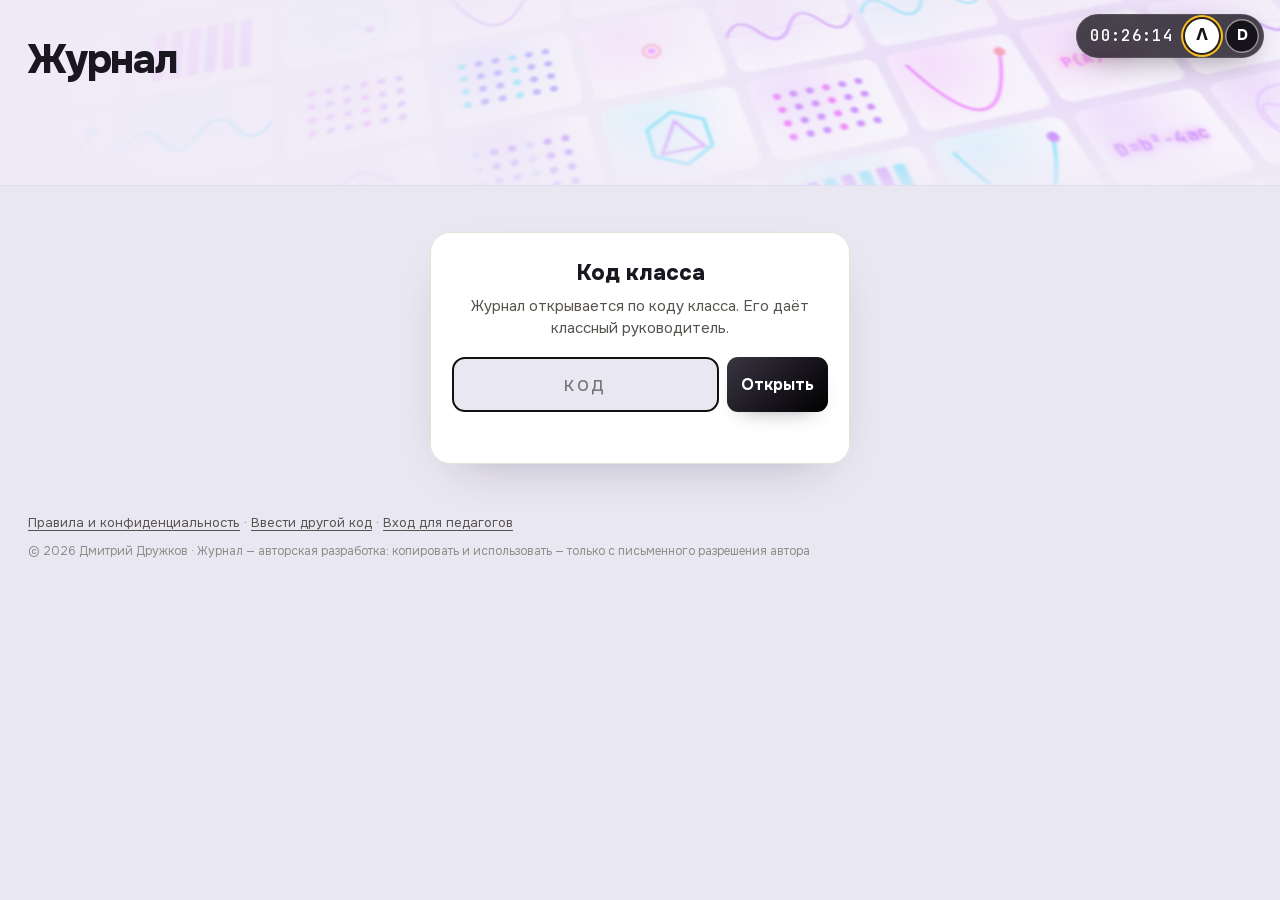
<file: zhurnal.html>
<!DOCTYPE html>
<html lang="ru">
<head>
<meta charset="UTF-8">
<meta name="viewport" content="width=device-width, initial-scale=1, viewport-fit=cover">
<title>Журнал</title>
<meta name="robots" content="noindex, nofollow">
<meta name="theme-color" content="#16131a">
<link rel="icon" href="favicon.svg" type="image/svg+xml">
<script>
  try { if (localStorage.getItem('tema') === 'night') document.documentElement.dataset.theme = 'night'; } catch (_) {}
</script>
<link rel="stylesheet" href="fonts/gf.css">
<link rel="stylesheet" href="style.css?v=d21de379">
<link rel="stylesheet" href="shkola.css?v=f48131ae">
<!--
  Школьный журнал (ТЗ 18, 10.10.2026) — копия журнала D, переделанная под школу: любые предметы, права по предмету.
  Эта страница — пустая оболочка: фамилий, имён и оценок в ней нет (152-ФЗ). Данные приходят с нашего сервера
  в России (vk_bot/shkola.py): педагогу — по входу (index.html), ученику и родителю — по коду класса или личной ссылке.
  Журнал D (uroki-gagarina/zhurnal.html) живёт отдельно; правки механики переносятся руками.
-->
<style>
/* Журнал живёт в стилях сайта (style.css): те же цвета тем Λ / D, те же цвета предметов
   (.k-algebra, .k-geometriya, .k-veroyatnost → --g заливка, --s акцент, --glow свечение),
   те же часы с переключателем. Здесь — только своё: вкладки, таблица, окна. */
[hidden]{ display:none !important; }
:root{
  --z-line2:#d9d3e6; --z-head:#f2eff9; --z-hover:#f6f3fb; --z-focus:#16131a;
  --z-shadow:0 18px 50px -18px rgba(40,24,70,.35);
  /* расцветка плиток оценок — вся здесь. --mNb фон, --mNt цифра, --m5s / --m2s свет. Выбор D из вариантов
     (_стенд_журнала/варианты_плиток.mjs): «Лайм» в обеих темах (ночь — 03.10, день — 04.10). Пятёрка — лайм со светом,
     плохие оценки (2, 1, прочерк, незачёт) — алая плитка с красным светом; у четвёрки цифра зелёная, у тройки охристая,
     плитки у них серые, без света. */
  --m5b:linear-gradient(160deg,#e4fb6e,#a8e02a); --m5t:#2a3d00; --m5s:0 4px 14px -3px rgba(132,204,22,.8), 0 0 24px -6px rgba(132,204,22,.65);
  --m2b:linear-gradient(160deg,#ff5a5a,#dc2626); --m2c:#fff; --m2s:0 4px 14px -3px rgba(220,38,38,.6), 0 0 22px -6px rgba(220,38,38,.5);
  --m2u:#fff; --m2uc:#dc2626;   /* счётчик дней в углу плохой оценки; «!» — наоборот, этим цветом залит */
  --m2k:rgba(60,0,10,.34);      /* подложка под счётчиком дней: мелкие белые цифры на алом читаются */
  --m2t:#b42318;                /* красный текст на обычном фоне: «2 долга» у имени */
  --m4b:#e9e5f1; --m4t:#35701a; --m3b:#e9e5f1; --m3t:#8f5d02; --mnb:#ece9f2; --mnt:#5f5870;
  --z-tile:#f4f2f9; --z-chip:#efecf6; --z-rule:#ebe6f2;
  --z-ring:#fff;   /* светлая подложка под рамкой выбора, наведения и сдачи: рамка видна и на чёрной, и на белой плитке */
  --z-sent:#7c3aed; --z-sent2:#c4b5fd; --z-redo:#c026d3;
}
:root[data-theme="night"]{
  --z-line2:#3a2447; --z-head:#231430; --z-hover:#231430; --z-focus:#ff5cc8;
  --z-shadow:0 0 0 1px rgba(255,92,200,.18), 0 24px 60px -20px rgba(217,70,239,.45);
  /* ночь — «Лайм»: пятёрка кислотная, плохие оценки алые; у четвёрки цифра зеленоватая, у тройки желтоватая */
  --m5b:linear-gradient(160deg,#f0ff8a,#a6f01f); --m5t:#1c2b00; --m5s:0 0 18px -1px rgba(190,255,60,.85), 0 0 38px -6px rgba(170,240,40,.75);
  --m2b:linear-gradient(160deg,#ff5a5a,#d61f1f); --m2c:#fff; --m2s:0 0 16px -2px rgba(255,60,60,.9), 0 0 30px -8px rgba(255,60,60,.7);
  --m2u:#fff; --m2uc:#d61f1f; --m2t:#ffa6bd;
  --m4b:rgba(255,255,255,.085); --m4t:#b9e69c; --m3b:rgba(255,255,255,.085); --m3t:#ecca78; --mnb:rgba(255,255,255,.04); --mnt:#9a86ad;
  --z-tile:rgba(255,255,255,.04); --z-chip:rgba(255,255,255,.07); --z-rule:rgba(255,255,255,.07);
  --z-sent:#a78bfa; --z-sent2:#ddd6fe; --z-redo:#e879f9;
}
body{ background:var(--store); min-height:100vh; }
/* обложка журнала (D, 03.10) — та же живая стена, что за календарём на главной: fon.js и его стили в style.css.
   Шапка журнала ниже календаря, поэтому плитки мельче (data-cols / data-rows), а слева, под заголовком
   и вкладками, стена притушена сильнее */
.zh-hero{ position:relative; overflow:hidden; isolation:isolate; }
.zh-hero .shell{ position:relative; z-index:1; }
.zh-hero .gif-wall{ display:flex; align-items:center; }
.zh-hero .gw-plane{ position:relative; flex:0 0 128%; left:-12%; top:auto; width:auto; height:auto; gap:12px; }   /* высота — по своим плиткам, стоит по центру шапки: на любой ширине накрывает её целиком */
.zh-hero .gif-wall::after{ background:
  linear-gradient(90deg, var(--h-bg) 0%, color-mix(in srgb, var(--h-bg) 82%, transparent) 30%, color-mix(in srgb, var(--h-bg) 30%, transparent) 62%, color-mix(in srgb, var(--h-bg) 18%, transparent) 100%),
  linear-gradient(180deg, color-mix(in srgb, var(--h-bg) 55%, transparent) 0%, transparent 34%, transparent 70%, color-mix(in srgb, var(--h-bg) 70%, transparent) 100%); }
@media (min-width:701px){ .zh-hero{ min-height:186px; } }
@media (max-width:700px){ .zh-hero .gw-plane{ flex-basis:160%; left:-30%; gap:10px; } }
@media (orientation:landscape) and (max-height:520px){ .zh-hero .gif-wall{ display:none; } }
input, textarea{ font:inherit; color:inherit; }

/* шапка — как на главной */
.zh-hero{
  background:
    radial-gradient(900px 400px at 85% -10%, rgba(168,85,247,.20), transparent 60%),
    radial-gradient(700px 360px at 0% 110%, rgba(79,70,229,.14), transparent 60%),
    var(--h-bg);
  color:var(--h-txt); padding:22px 0 22px; border-bottom:1px solid var(--h-line);
}
[data-theme="night"] .zh-hero{
  background:
    radial-gradient(800px 380px at 90% -20%, rgba(217,70,239,.35), transparent 60%),
    radial-gradient(700px 400px at -5% 120%, rgba(190,18,60,.28), transparent 60%),
    var(--h-bg);
  border-bottom-color:rgba(255,92,200,.28);
}
.zh-back{ display:inline-block; font-size:14px; font-weight:700; color:var(--h-soft); text-decoration:none; }
.zh-back:hover{ color:var(--h-txt); }
.zh-title{ display:flex; align-items:baseline; gap:6px 16px; flex-wrap:wrap; margin-top:10px; }
.zh-title .kicker{ margin-top:0; }
@media (max-width:700px){ .zh-hero{ padding-top:60px; } }

/* вкладки предметов — заливка предмета, как кнопки на главной */
.tabs{ display:flex; gap:10px; flex-wrap:wrap; align-items:center; margin-top:18px; }
/* все три всегда яркие, в цвете предмета; выбранная — приподнята, с кольцом и свечением */
.tab{ display:inline-flex; align-items:center; gap:8px; padding:9px 16px 9px 10px; border-radius:14px; font-weight:800; font-size:15px;
  color:var(--on); background:var(--g); box-shadow:0 8px 18px -14px var(--glow), inset 0 1px 0 rgba(255,255,255,.3);
  transition:transform .18s var(--ease), box-shadow .2s; }
.tab i{ font-style:normal; width:30px; height:30px; border-radius:9px; display:grid; place-items:center; font-size:17px; background:rgba(255,255,255,.28); }
.k-veroyatnost.tab i{ background:rgba(255,255,255,.7); }
.tab:hover{ transform:translateY(-1px); }
.tab:active{ transform:scale(.96); }
.tab[aria-selected="true"]{ transform:translateY(-3px) scale(1.04);
  box-shadow:0 0 0 3px var(--h-bg), 0 0 0 5px var(--s), 0 16px 30px -12px var(--glow); }
.tab[aria-selected="true"] i{ animation:tab-pop .45s var(--ease); }
@keyframes tab-pop{ 0%{ transform:scale(.7) rotate(-12deg); } 60%{ transform:scale(1.18) rotate(6deg); } 100%{ transform:none; } }
[data-theme="night"] .tab{ box-shadow:0 0 18px -8px var(--glow), inset 0 1px 0 rgba(255,255,255,.25); }
[data-theme="night"] .tab[aria-selected="true"]{ box-shadow:0 0 0 3px var(--h-bg), 0 0 0 5px var(--s), 0 0 34px -2px var(--glow); }
.tab .sh{ display:none; }
/* «Все» (D, 03.10): чёрная, как «Математика»; значок — полоски в цветах предметов журнала */
.tab.vse i{ display:flex; gap:2px; padding:7px 6px; align-items:stretch; background:rgba(255,255,255,.14); }
.tab.vse i b{ flex:1; border-radius:2px; background:var(--g); }
[data-theme="night"] .tab.vse{ box-shadow:inset 0 0 0 1px rgba(255,255,255,.3), 0 0 18px -8px var(--glow); }
@media (max-width:560px){
  .tabs{ display:grid; grid-template-columns:repeat(3,minmax(0,1fr)); gap:8px; }
  .tab{ flex-direction:column; justify-content:center; gap:5px; padding:9px 4px; font-size:13.5px; text-align:center; }
  .tab .lg{ display:none; } .tab .sh{ display:inline; }
  .tab i{ width:32px; height:32px; font-size:18px; }
  .tab.vse{ grid-column:1 / -1; flex-direction:row; gap:8px; padding:6px 12px; }   /* под тремя предметами — узкая полоса во всю ширину */
  .tab.vse i{ width:26px; height:26px; padding:6px 5px; }
  .tab.vse[aria-selected="true"]{ transform:translateY(-2px); }
  .st{ grid-column:1 / -1; margin-left:0; }
}
.st{ margin-left:auto; font-size:13px; color:var(--h-dim); display:flex; align-items:center; gap:6px; }
.st em{ font-style:normal; }
.st i{ width:8px; height:8px; border-radius:50%; background:var(--h-ghost); }
.st.ok i{ background:#16a34a; } .st.wait i{ background:#f59e0b; } .st.bad i{ background:#dc2626; }
[data-theme="night"] .st.ok i{ background:#6ee7b7; box-shadow:0 0 8px #6ee7b7; }

.zh-main{ padding-top:18px; }

/* панель учителя */
.tools{ display:flex; gap:8px; flex-wrap:wrap; align-items:center; margin-bottom:12px; font-size:14px; color:var(--sub); }
.btn{ padding:8px 14px; border-radius:11px; font-weight:700; text-align:center; background:var(--card); color:var(--ink); box-shadow:inset 0 0 0 1px var(--z-line2); }
.btn:hover{ background:var(--z-hover); }
.btn.pri{ background:var(--g); color:var(--on); box-shadow:0 10px 22px -14px var(--glow); }
.btn.danger{ color:#dc2626; }
[data-theme="night"] .btn.danger{ color:#ff7aa8; }
.warn{ color:#b45309; font-weight:600; }
[data-theme="night"] .warn{ color:#fcd34d; }
.codebox b{ color:var(--ink); }

/* таблица */
.wrap{ overflow:auto; max-height:calc(100vh - 120px); max-height:calc(100dvh - 120px); background:var(--card);
  border-radius:18px; box-shadow:inset 0 0 0 1px var(--line), 0 14px 40px -28px rgba(40,24,70,.35);
  -webkit-overflow-scrolling:touch; overscroll-behavior-x:contain; }
table.zt{ border-collapse:separate; border-spacing:0; font-size:14px; }
.zt th, .zt td{ border-right:1px solid transparent; border-bottom:1px solid transparent; }   /* линий сетки нет (плитки, ниже) — поля держат шаг */
.zt thead th{ position:sticky; top:0; z-index:2; background:var(--card); }
.zt thead tr:first-child th{ height:46px; }
.zt thead tr:nth-child(2) th{ top:46px; height:22px; }
.zt .nm{ position:sticky; left:0; z-index:3; background:var(--card); text-align:left; padding:6px 10px;
  min-width:128px; max-width:150px; font-weight:600; box-shadow:1px 0 0 var(--z-line2); }
.zt thead .nm{ z-index:4; font-size:12px; color:var(--muted); }
.zt tbody .nm b{ display:block; font-weight:800; font-size:15.5px; line-height:1.15; }   /* имя — крупно, фамилия — мелко и серым (D, 01.10) */
.zt tbody .nm b .nn{ font-style:normal; font-weight:700; font-size:12px; color:var(--muted); margin-right:5px; font-variant-numeric:tabular-nums; }   /* номер в списке — для генератора, только учителю (D 24.11) */
.zt tbody .nm span{ display:block; font-size:11.5px; color:var(--muted); font-weight:500; }
/* имя и фамилия — каждая в одну строку (D, 04.10): «Воротников · 2 долга» переносилось, строка становилась выше остальных,
   и плитки в ней растягивались. Не помещается — многоточием сжимается только сама фамилия (.fm): «· это ты» и число долгов
   остаются целыми. На широком экране столбец имён шире, и фамилии видны целиком */
.zt tbody .nm b, .zt tbody .nm span{ white-space:nowrap; max-width:130px; }
.zt tbody .nm b, .zt tbody .nm .fm{ overflow:hidden; text-overflow:ellipsis; }
.zt tbody .nm span{ display:flex; }
.zt tbody .nm .fm{ font-style:normal; min-width:0; }
.zt tbody .nm em{ flex:none; }
@media (min-width:1000px){ .zt .nm{ max-width:230px; } .zt tbody .nm b, .zt tbody .nm span{ max-width:210px; } }
.dt{ padding:3px 6px; font-size:13px; white-space:nowrap; cursor:pointer; border-top:3px solid transparent; text-align:center; }
.dt b{ display:block; font-weight:700; }
.dt small{ display:block; font-size:10.5px; color:var(--muted); font-weight:600; }
.dt:hover{ color:var(--s); }
.dt a{ display:block; color:inherit; text-decoration:none; }
.dt.go b i{ font-style:normal; font-size:11px; margin-left:3px; color:var(--s); }
.dt.go:hover b{ text-decoration:underline; text-underline-offset:3px; }
a.btn{ text-decoration:none; display:inline-flex; align-items:center; }
.dt.today b::after{ content:' · сегодня'; font-weight:700; font-size:10.5px; color:var(--s); }
.sub{ font-size:10.5px; font-weight:700; color:var(--muted); text-transform:uppercase; letter-spacing:.04em; }
td.c{ position:relative; width:46px; min-width:46px; height:44px; text-align:center; font-weight:800; font-size:15px; padding:2px; white-space:nowrap; }
td.c.long{ font-size:11px; white-space:normal; line-height:1.1; font-weight:600; }
.m5{ background:var(--m5b); color:var(--m5t); } .m4{ background:var(--m4b); color:var(--m4t); }
.m3{ background:var(--m3b); color:var(--m3t); } .m2{ background:var(--m2b); color:var(--m2c); }
.mn{ background:var(--mnb); color:var(--mnt); font-weight:600; }
.edit td.c{ cursor:pointer; }
.zt tfoot th.nm{ font-size:12px; color:var(--muted); vertical-align:top; }
.zt tfoot td{ vertical-align:top; padding:6px; font-size:12px; color:var(--sub); cursor:pointer; max-width:92px; }
.zt tfoot td:hover{ background:var(--z-hover); }
/* галочка D в углу темы и домашки: «урок готов», «домашка задана» — видит только он */
.edit .zt tfoot td[data-les]{ position:relative; padding-right:26px; min-width:124px; }   /* шире: галочка не должна ломать слова темы */
.rdy{ position:absolute; top:5px; right:5px; width:19px; height:19px; padding:0; border-radius:6px; display:grid; place-items:center; font-size:13px; line-height:1; font-weight:900;
  color:transparent; background:var(--card); box-shadow:inset 0 0 0 1.5px var(--z-line2); }
.rdy:hover{ box-shadow:inset 0 0 0 1.5px #16a34a; }
.rdy[aria-pressed="true"]{ background:#16a34a; color:#fff; box-shadow:none; }
[data-theme="night"] .rdy[aria-pressed="true"]{ background:#34d399; color:#062b1c; }
/* журналы: переключатель над предметами */
.jsw{ display:flex; gap:6px; flex-wrap:wrap; margin-top:14px; }
.jr{ padding:6px 12px; border-radius:999px; font-weight:700; font-size:13.5px; color:var(--h-soft); box-shadow:inset 0 0 0 1px var(--h-line); }
.jr[aria-pressed="true"]{ background:var(--h-txt); color:var(--h-bg); box-shadow:none; }
.jr.add{ color:var(--h-dim); border:1px dashed var(--h-line); box-shadow:none; }
/* ссылки урока (D, 09.10): видеосвязь и доска — всегда в шапке, у D и у ученика одни и те же */
.ssyl{ display:flex; gap:10px; flex-wrap:wrap; align-items:center; margin-top:14px; }
.sl{ display:inline-flex; align-items:center; gap:10px; padding:7px 16px 7px 7px; border-radius:14px; font-weight:800; font-size:15px; text-decoration:none;
  color:#fff; box-shadow:0 10px 22px -12px var(--sl-glow), inset 0 1px 0 rgba(255,255,255,.3); transition:transform .18s var(--ease), box-shadow .2s; }
.sl i{ width:32px; height:32px; border-radius:10px; display:grid; place-items:center; background:rgba(255,255,255,.24); }
.sl svg{ width:19px; height:19px; fill:none; stroke:currentColor; stroke-width:2; stroke-linecap:round; stroke-linejoin:round; }
.sl em{ font-style:normal; font-weight:700; opacity:.7; }
.sl:hover{ transform:translateY(-2px); box-shadow:0 16px 28px -12px var(--sl-glow), inset 0 1px 0 rgba(255,255,255,.3); }
.sl:active{ transform:scale(.96); }
.sl.tm{ background:linear-gradient(135deg,#22c55e 0%,#0d9488 100%); --sl-glow:rgba(13,148,136,.9); }
.sl.bd{ background:linear-gradient(135deg,#f472b6 0%,#8b5cf6 100%); --sl-glow:rgba(139,92,246,.9); }
[data-theme="night"] .sl{ box-shadow:0 0 22px -6px var(--sl-glow), inset 0 1px 0 rgba(255,255,255,.25); }
.sl-ed{ width:34px; height:34px; border-radius:50%; display:grid; place-items:center; font-size:15px; color:var(--h-dim); box-shadow:inset 0 0 0 1px var(--h-line); }
.sl-ed:hover{ color:var(--h-txt); }
@media (max-width:560px){ .sl{ flex:1 1 0; justify-content:flex-start; } }
/* оформление: точка в начале строки, кнопки Ж К Ч • */
.li{ display:block; padding-left:1.05em; text-indent:-1.05em; }
.li::before{ content:'•'; display:inline-block; width:1.05em; text-indent:0; color:var(--s); font-weight:900; }
.tl .li{ padding-left:.9em; text-indent:-.9em; } .tl .li::before{ width:.9em; }
.dlg .lbl{ display:flex; align-items:center; gap:8px; }
.fmtbar{ margin-left:auto; display:inline-flex; gap:4px; text-transform:none; letter-spacing:0; }
.fmtbar button{ width:30px; height:28px; padding:0; display:grid; place-items:center; line-height:1; border-radius:8px; font-size:14px; color:var(--ink); box-shadow:inset 0 0 0 1px var(--z-line2); background:var(--card); }
.fmtbar button:hover{ background:var(--z-hover); }
/* «Математика» — чёрная с белой М (D, 01.10) */
.k-mat{ --g:linear-gradient(135deg,#3a3642 0%,#16131a 60%,#000 100%); --s:#16131a; --on:#fff; --t:#ecebef; --d:#16131a; --glow:rgba(0,0,0,.45); }
[data-theme="night"] .k-mat{ --g:linear-gradient(135deg,#2c2436 0%,#0a070d 70%,#000 100%); --s:#f3ecff; --on:#fff; --t:rgba(255,255,255,.08); --d:#f3ecff; --glow:rgba(255,255,255,.35); }
/* лента дней индивидуала: предмет дня — цветом под днём недели и датой */
.dt.sjc:hover{ color:var(--on); }
.dt.sjc.go b i{ color:inherit; opacity:.75; }   /* стрелка «урок на сайте» на цветной шапке — цветом текста, а не предмета (иначе оранжевая на оранжевом) */
.dt.sjc.today b::after{ color:inherit; }
/* выбор предмета дня в окне «День» */
.sjpick{ display:flex; gap:8px; flex-wrap:wrap; margin-top:6px; }
.sjpick button{ padding:9px 14px; min-width:44px; border-radius:12px; font-weight:800; font-size:14px; color:var(--on); background:var(--g); opacity:.45;
  box-shadow:inset 0 1px 0 rgba(255,255,255,.3); transition:opacity .15s, transform .15s var(--ease); }
.sjpick.go button{ opacity:1; }
.sjpick button[aria-pressed="true"]{ opacity:1; transform:translateY(-2px); box-shadow:0 0 0 2px var(--card), 0 0 0 4px var(--s), 0 10px 20px -12px var(--glow); }
.dlg input[type="date"]{ width:auto; min-width:170px; font-weight:700; }
.fprev{ white-space:pre-line; font-size:14px; background:var(--z-head); border-radius:10px; padding:8px 10px; margin-top:6px; }
.fprev-h{ display:block; font-size:11px; font-weight:700; text-transform:uppercase; letter-spacing:.06em; color:var(--muted); margin-bottom:2px; }
/* тема дня: по две строки на урок, на один урок — четыре */
.tl{ display:-webkit-box; -webkit-box-orient:vertical; -webkit-line-clamp:2; overflow:hidden; word-break:break-word; line-height:1.3; }
.tl.one{ -webkit-line-clamp:4; }
.hw .tl{ white-space:pre-line; }
.tl .no{ font-weight:800; color:var(--muted); }
.tl.site{ color:var(--sub); font-style:italic; }
.zt tfoot td{ min-width:138px; }
.clamp{ display:-webkit-box; -webkit-box-orient:vertical; -webkit-line-clamp:4; overflow:hidden; white-space:pre-line; word-break:break-word; }
.tp td{ color:var(--ink); font-weight:600; }
.addc{ padding:0 10px; vertical-align:middle; }
.empty{ padding:40px 20px; text-align:center; color:var(--sub); }

/* легенда (D, 03.10): отдельная карточка ниже таблицы — значок и два-три слова, по столбцам */
.lgd{ margin-top:30px; padding:16px 20px 18px; border-radius:18px; display:grid; grid-template-columns:repeat(auto-fit, minmax(220px, 1fr)); gap:16px 30px;
  font-size:13px; line-height:1.3; color:var(--sub); background:color-mix(in srgb, var(--card) 60%, transparent); box-shadow:inset 0 0 0 1px var(--line); }
.lgd h4{ font-size:11px; font-weight:800; letter-spacing:.1em; text-transform:uppercase; color:var(--muted); margin-bottom:8px; }
.lgd ul{ list-style:none; display:grid; gap:7px; }
.lgd li{ display:flex; align-items:center; gap:9px; }
.lgd .ch{ display:inline-flex; gap:3px; flex:none; justify-content:flex-end; min-width:105px; }   /* значки — столбцом справа, подписи — слева в линию */
.lgd .dbt .ch{ min-width:54px; }
.lgd .ch i{ display:inline-flex; align-items:center; justify-content:center; min-width:24px; height:22px; padding:0 4px; border-radius:6px; font-style:normal; font-weight:800; font-size:12px; box-shadow:0 0 0 1px rgba(127,127,127,.14); }
.lgd .ch i small{ align-self:flex-start; margin:2px -1px 0 2px; padding:0 2px; border-radius:3px; font:800 8.5px/1.3 'JetBrains Mono',ui-monospace,monospace; color:var(--m2u); background:var(--m2k); }
.lgd .ch i small.late{ background:var(--m2u); color:var(--m2uc); }
.lgd .sjc{ min-width:0; }
.lgd .sjc i{ width:24px; background:var(--g); box-shadow:inset 0 0 0 1px rgba(127,127,127,.25); }
.lgd .tips li{ align-items:baseline; }
.lgd .tips li::before{ content:''; flex:none; width:5px; height:5px; border-radius:50%; background:var(--muted); transform:translateY(-2px); }
@media (max-width:560px){ .lgd{ margin-top:22px; padding:14px 14px 16px; gap:14px; } }

/* вход по коду */
.gate{ max-width:420px; margin:28px auto; background:var(--card); border-radius:20px; padding:26px 22px; text-align:center;
  box-shadow:inset 0 0 0 1px var(--line), 0 18px 50px -30px rgba(40,24,70,.4); }
[data-theme="night"] .gate{ box-shadow:inset 0 0 0 1px rgba(217,70,239,.25), 0 0 60px -24px rgba(217,70,239,.6); }
.gate h2{ font-size:22px; font-weight:800; margin-bottom:6px; }
.gate p{ color:var(--sub); font-size:15px; }
.gate form{ display:flex; gap:8px; margin-top:18px; }
.gate input{ flex:1; min-width:0; padding:12px 14px; border-radius:12px; border:1px solid var(--z-line2); background:var(--store); font-size:20px; text-align:center; letter-spacing:.12em; }
.gate .pick{ display:grid; gap:8px; margin-top:16px; }
.gate .pick .btn{ width:100%; justify-content:flex-start; text-align:left; padding:12px 14px; font-size:16px; }
.gate .err{ color:#dc2626; margin-top:12px; font-size:14px; min-height:1em; }
[data-theme="night"] .gate .err{ color:#ff7aa8; }
.link{ text-decoration:underline; text-underline-offset:3px; color:var(--sub); font-size:13px; }

/* нижний лист: оценка */
.pop{ position:fixed; left:50%; bottom:12px; transform:translateX(-50%); width:min(440px, calc(100vw - 16px)); z-index:40;
  background:var(--card); color:var(--ink); border-radius:20px; box-shadow:var(--z-shadow), inset 0 0 0 1px var(--line); padding:14px; }
.pop-h{ display:flex; justify-content:space-between; gap:10px; font-size:14px; margin-bottom:10px; }
.pop-h span{ color:var(--sub); text-align:right; }
.pop-q{ display:grid; grid-template-columns:repeat(7,1fr); gap:6px; }
.pop-q button{ height:46px; border-radius:12px; font-weight:800; font-size:18px; text-align:center; box-shadow:inset 0 0 0 1px var(--z-line2); }
.pop-t{ display:flex; gap:6px; margin-top:8px; }
.pop-t input{ flex:1; min-width:0; padding:10px 12px; border-radius:10px; border:1px solid var(--z-line2); background:var(--store); }
.pop-f{ display:flex; justify-content:space-between; align-items:center; gap:8px; margin-top:10px; font-size:14px; color:var(--sub); }
.pop-f label{ display:flex; align-items:center; gap:6px; cursor:pointer; }

/* окна: урок, ученики */
.dlg-bg{ position:fixed; inset:0; background:rgba(16,10,24,.45); z-index:45; }
[data-theme="night"] .dlg-bg{ background:rgba(5,2,8,.7); }
.dlg{ position:fixed; left:50%; top:50%; transform:translate(-50%,-50%); width:min(560px, calc(100vw - 16px)); max-height:calc(100dvh - 24px); overflow:auto;
  background:var(--card); color:var(--ink); border-radius:20px; box-shadow:var(--z-shadow); padding:20px; z-index:46; }
.dlg h3{ font-size:20px; font-weight:800; margin-bottom:4px; }
.dlg .meta{ color:var(--muted); font-size:13px; margin-bottom:14px; }
.dlg .txt{ white-space:pre-line; font-size:15px; margin:6px 0 14px; }
.dlg .lbl{ font-size:12px; font-weight:700; text-transform:uppercase; letter-spacing:.06em; color:var(--muted); margin-top:10px; }
.dlg input, .dlg textarea{ width:100%; padding:10px 12px; border-radius:10px; border:1px solid var(--z-line2); background:var(--store); margin-top:4px; }
.dlg textarea{ min-height:110px; resize:vertical; }
.dlg .row{ display:flex; gap:8px; justify-content:flex-end; margin-top:16px; flex-wrap:wrap; }
.dlg .row .sp{ flex:1; }
.srow{ display:grid; grid-template-columns:1fr 1fr 36px 36px; gap:6px; margin-top:6px; }
.srow button.lnk{ color:var(--ink); } .srow button.lnk.on{ background:var(--z-head); box-shadow:inset 0 0 0 2px #7c3aed; }
.srow input{ margin-top:0; }
.srow-tg{ grid-column:1 / -1; padding:9px 10px; border-radius:10px; border:1px solid var(--z-line2); background:var(--store); color:inherit; font:inherit; font-size:14px; }
.srow-ph{ grid-column:1 / 3; font-size:14px; }
.srow-call{ grid-column:3 / -1; display:flex; align-items:center; justify-content:center; border-radius:10px; box-shadow:inset 0 0 0 1px var(--z-line2); text-decoration:none; }
.srow-call[hidden]{ display:none; }
.srow button{ border-radius:10px; text-align:center; box-shadow:inset 0 0 0 1px var(--z-line2); color:#dc2626; }

.vyg-row{ display:flex; align-items:center; gap:12px; flex-wrap:wrap; margin-top:16px; font-size:13px; color:var(--muted); }
/* выгрузка оценок (D, 08.10): окно с выбором вида и лист. Лист — чёрным по белому в любой теме: его печатают */
.dlg.vyg{ width:min(1040px, calc(100vw - 16px)); }
.vyg-opt{ display:flex; flex-wrap:wrap; gap:8px 22px; margin-top:12px; }
.vyg-opt > div{ display:flex; align-items:center; gap:6px; flex-wrap:wrap; }
.vyg-opt b{ font-size:11px; font-weight:800; letter-spacing:.08em; text-transform:uppercase; color:var(--muted); margin-right:2px; }
.vyg-opt button{ padding:6px 12px; border-radius:999px; font-size:14px; font-weight:600; box-shadow:inset 0 0 0 1.5px var(--z-line2); }
.vyg-opt button[aria-pressed="true"]{ background:var(--ink); color:var(--paper); box-shadow:none; }
.vyg-kr{ display:flex; align-items:center; gap:8px 10px; flex-wrap:wrap; margin-top:12px; padding:10px 12px; border-radius:12px; background:var(--z-head); font-size:13px; color:var(--sub); }
.vyg-kr b{ font-size:11px; font-weight:800; letter-spacing:.08em; text-transform:uppercase; color:var(--muted); }
.vyg-kr input{ flex:1 1 260px; min-width:0; height:36px; padding:0 10px; border-radius:10px; border:1.5px solid var(--z-line2); background:var(--card); color:var(--ink); font:inherit; font-size:13px; }
.vyg-kr span{ flex:1 1 240px; }
.vyg-pre{ margin-top:14px; max-height:min(52vh, 560px); overflow:auto; border-radius:12px; box-shadow:inset 0 0 0 1.5px var(--z-line2); background:#fff; padding:14px 16px; }
.vl{ color:#000; font:12px/1.25 Arial, Helvetica, sans-serif; }
.vl h1, .vl h2, .vl h3{ color:#000; letter-spacing:0; text-transform:none; }   /* у сайта заголовки в цвет темы: ночью были бы белыми на белом листе */
.vl h1{ font:700 15px/1.2 Arial, sans-serif; margin:0 0 2px; } .vl .vl-kogda{ font-size:11px; color:#555; margin-bottom:10px; }
.vl h2{ font:700 13.5px/1.2 Arial, sans-serif; margin:12px 0 4px; } .vl h2 small{ font-weight:400; color:#555; font-size:11.5px; margin-left:6px; }
.vl table{ border-collapse:collapse; margin-bottom:6px; }
.vl th, .vl td{ border:1px solid #777; padding:2px 4px; text-align:center; min-width:17px; height:18px; font-size:11.5px; white-space:nowrap; }
.vl th{ background:#eee; font-weight:700; } .vl th.d{ font-size:10.5px; } .vl th.w{ font-weight:400; font-size:9.5px; color:#333; background:#f6f6f6; }
.vl td.nm, .vl th.nm{ text-align:left; padding-right:8px; } .vl td.sr{ font-weight:700; background:#f6f6f6; }
.vl .vl-s{ break-inside:avoid; page-break-inside:avoid; }
.vl .vk{ break-inside:avoid; page-break-inside:avoid; padding:10px 2px 12px; border-bottom:1.5px dashed #555; }
.vl .vk:first-of-type{ border-top:1.5px dashed #555; }
.vl .vk h3{ font:700 15px/1.2 Arial, sans-serif; margin:0 0 6px; } .vl .vk h3 small{ font-weight:400; font-size:11px; color:#555; margin-left:8px; }
.vl .vk-s{ display:flex; gap:8px 12px; align-items:flex-start; flex-wrap:wrap; margin-top:5px; }
.vl .vk-s > b{ flex:0 0 112px; font-size:12px; padding-top:3px; } .vl .vk-s > b i{ display:block; font-style:normal; font-weight:400; font-size:11px; color:#333; }
.vl .vk-t{ display:flex; flex-wrap:wrap; gap:4px 10px; flex:1; min-width:0; } .vl .vk-t table{ margin:0; }
#vygList{ display:none; }
@media print{
  body.vyg-print{ background:#fff !important; }
  body.vyg-print > *:not(#vygList){ display:none !important; }
  body.vyg-print > #vygList{ display:block !important; }
  body.vyg-print .vl th, body.vyg-print .vl td{ -webkit-print-color-adjust:exact; print-color-adjust:exact; }
}
.zh-foot{ padding:22px 0 40px; font-size:13px; color:var(--muted); }

/* ── живой журнал (ТЗ 17, шаги 1–3) ── */
/* долг (двойка, единица, незачёт): в углу плитки — сколько дней осталось на пересдачу, «!» — срок вышел */
td.c sup{ position:absolute; top:1px; right:2px; color:var(--m2u); font-size:9.5px; font-weight:800; line-height:1; font-family:'JetBrains Mono',ui-monospace,monospace; background:var(--m2k); border-radius:4px; padding:1px 3px; }
td.c.zlate sup{ color:var(--m2uc); background:var(--m2u); }
/* кто поставил: А — автоматика, ✎ — D исправил оценку автоматики */
td.c .src{ position:absolute; bottom:2px; left:3px; font-size:9px; font-weight:800; line-height:1; opacity:.75; }
.zt tbody .nm em{ font-style:normal; color:var(--m2t); font-weight:700; }
.sub.dz.sh{ letter-spacing:0; }
.zt tfoot td[colspan="1"], .zt tfoot td[colspan="2"]{ min-width:96px; }
.fcount{ display:inline-block; margin-left:4px; font-size:11px; font-weight:700; color:var(--muted); white-space:nowrap; }
/* подсказка: навёл — вспомнил, что было */
.ztip{ position:fixed; z-index:60; max-width:280px; padding:9px 11px; border-radius:12px; font-size:12.5px; line-height:1.4;
  background:var(--night); color:#f3eaf7; box-shadow:var(--z-shadow); pointer-events:none; white-space:pre-line; }
.ztip b{ display:block; font-size:13px; margin-bottom:2px; }
[data-theme="night"] .ztip{ background:#2a1636; box-shadow:0 0 0 1px rgba(255,92,200,.3), 0 18px 40px -16px rgba(217,70,239,.6); }
/* источник оценки в листе D */
.pop-src{ font-size:13px; color:var(--sub); background:var(--z-head); border-radius:10px; padding:8px 10px; margin-bottom:10px; }
.pop-cm{ width:100%; margin-top:8px; padding:9px 12px; border-radius:10px; border:1px solid var(--z-line2); background:var(--store); resize:vertical; font-size:14px; }
td.c .cmt{ position:absolute; top:4px; left:4px; width:6px; height:6px; border-radius:50%; background:currentColor; opacity:.8; }   /* есть комментарий — точка в углу, цветом цифры */
.pop-x{ display:flex; gap:6px; margin-top:8px; }
.pop-x button{ flex:1; height:36px; border-radius:10px; font-weight:700; font-size:14px; text-align:center; box-shadow:inset 0 0 0 1px var(--z-line2); }
/* файлы урока в карточке */
/* карточка дня: тема → файлы плитками → домашка */
.dsec{ margin-top:14px; }
.dsec-h{ display:flex; align-items:center; gap:8px; flex-wrap:wrap; font-size:16.5px; line-height:1.25; }
.dsec-h .no{ width:24px; height:24px; border-radius:50%; display:grid; place-items:center; font-size:13px; font-weight:800; background:var(--z-head); color:var(--sub); flex:none; }
.sjchip{ padding:3px 9px; border-radius:999px; font-size:12px; font-weight:800; color:var(--on); background:var(--g); flex:none; }
.ftiles{ display:flex; gap:10px; flex-wrap:wrap; margin:10px 0 6px; }
.ft{ position:relative; width:150px; }
.ftb{ width:100%; padding:0; display:flex; flex-direction:column; gap:4px; text-align:left; }
.fpv{ width:150px; height:196px; border-radius:14px; overflow:hidden; display:grid; place-items:center; background:var(--z-head); box-shadow:0 0 0 1px var(--z-line2), 0 8px 18px -14px rgba(40,24,70,.5); transition:transform .15s var(--ease); }
.ftb:hover .fpv{ transform:translateY(-2px); box-shadow:0 0 0 2px var(--s), 0 12px 22px -14px rgba(40,24,70,.6); }
.fpv img{ width:100%; height:100%; object-fit:cover; object-position:top; display:block; background:#fff; }
.fpv img:not([src]){ visibility:hidden; }
@media (max-width:560px){ .ft{ width:calc(50% - 5px); } .fpv{ width:100%; height:auto; aspect-ratio:150/196; } }
.fpv i{ font-style:normal; font-family:'JetBrains Mono',ui-monospace,monospace; font-weight:800; font-size:20px; text-transform:uppercase; letter-spacing:.04em; color:#fff; }
.fpv.x-pdf{ background:linear-gradient(135deg,#f87171,#dc2626); position:relative; }
.fpv.x-pdf img:not([src]){ position:absolute; }
.fpv.x-pdf.cover{ background:#fff; }
.fpv.x-pdf.cover::after{ content:'PDF'; position:absolute; left:6px; bottom:6px; padding:2px 6px; border-radius:6px; font:800 10px 'JetBrains Mono',ui-monospace,monospace; color:#fff; background:#dc2626; } .fpv.x-pptx{ background:linear-gradient(135deg,#fb923c,#ea580c); }
.fpv.x-docx{ background:linear-gradient(135deg,#60a5fa,#2563eb); } .fpv.x-xlsx{ background:linear-gradient(135deg,#4ade80,#16a34a); }
.fnm{ font-size:13px; font-weight:600; line-height:1.2; display:-webkit-box; -webkit-box-orient:vertical; -webkit-line-clamp:2; overflow:hidden; word-break:break-word; }
.ftb .fz{ font-size:11px; color:var(--muted); }
.frm{ position:absolute; top:-6px; right:-6px; width:24px; height:24px; padding:0; border-radius:50%; display:grid; place-items:center; font-size:12px; color:#dc2626; background:var(--card); box-shadow:0 0 0 1px var(--z-line2), 0 4px 10px -6px rgba(0,0,0,.4); }
.btn.sm{ padding:5px 10px; font-size:13px; }
/* карточка дня колонками (D, 07.10): тема 1 · тема 2 · домашка — отдельные карточки с цветной шапкой; на телефоне встают друг под друга */
.dlg.day{ display:grid; grid-template-columns:repeat(var(--nb, 3), minmax(0, 1fr)); gap:14px; align-items:stretch; }
@media (max-width:760px){ .dlg.day{ grid-template-columns:1fr; } }
.dlg.day > h3, .dlg.day > .meta, .dlg.day > .note, .dlg.day > .row{ grid-column:1 / -1; margin:0; }
.dlg.day .dsec, .dlg.day .dhw{ margin:0; padding:0 14px 14px; border-radius:16px; background:var(--card); box-shadow:0 0 0 1px var(--z-line2), 0 10px 24px -18px rgba(40,24,70,.5); overflow:hidden; }
.dlg.day .dsec-h, .dlg.day .dhw > .lbl{ display:flex; flex-wrap:nowrap; align-items:flex-start; gap:8px; margin:0 -14px 12px; padding:12px 14px; min-height:64px; font-size:15px; line-height:1.3; font-weight:800; text-transform:none; letter-spacing:0; color:var(--on); background:var(--g); }
.dlg.day .dsec-h b{ flex:1; min-width:0; color:inherit; }
.dlg.day .dsec-h .no{ background:rgba(255,255,255,.92); color:#1a1720; margin-top:-2px; }
.dlg.day .dsec-h .sjchip{ background:rgba(255,255,255,.92); color:#1a1720; }
.dlg.day .dhw > .lbl{ background:#1a1720; color:#fff; }
[data-theme="night"] .dlg.day .dhw > .lbl{ background:#000; box-shadow:inset 0 -1px 0 rgba(255,255,255,.18); }
.dlg.day .dhw .txt{ margin-top:0; }
.dlg.day .cov{ width:100%; margin-top:0; } .dlg.day .ftiles{ margin-top:10px; }
/* плитки в колонке: один файл — во всю ширину (видно без открытия), два и больше — по два в ряд */
.dlg.day .ft{ width:calc(50% - 5px); } .dlg.day .ft:only-child{ width:100%; }
.dlg.day .fpv{ width:100%; height:auto; aspect-ratio:150/196; }
/* обложка темы (D, 07.10): в карточке — над файлами, в таблице — над строкой темы */
.cov{ position:relative; width:min(100%, 300px); margin:10px 0 2px; }
.covb{ display:block; width:100%; padding:0; border-radius:14px; overflow:hidden; box-shadow:0 0 0 1px var(--z-line2), 0 8px 18px -14px rgba(40,24,70,.5); }
.cov img{ display:block; width:100%; aspect-ratio:16/9; object-fit:cover; object-position:top; background:var(--z-head); }
.ti + .ti{ margin-top:6px; padding-top:6px; border-top:1px solid var(--z-line2); }
.zt tfoot .tl:not(.one){ -webkit-line-clamp:3; }
.edit .zt tfoot td[data-les]{ padding-right:6px; }   /* галочек готовности больше нет — картинка и текст во всю ширину колонки */
.tcov{ display:block; width:100%; aspect-ratio:16/9; object-fit:cover; object-position:top; border-radius:8px; margin:0 0 4px; background:var(--z-head); }
.tcov:not([src]), .cov img:not([src]){ visibility:hidden; }
/* плитку можно подвинуть: ◀ ▶ и «в домашку / к теме»; мышкой — перетащить */
.fmv{ display:flex; gap:3px; margin-top:4px; }
.fmv button{ flex:1; height:24px; padding:0 4px; border-radius:7px; font-size:11px; font-weight:700; color:var(--sub); box-shadow:inset 0 0 0 1px var(--z-line2); white-space:nowrap; }
.fmv button{ text-align:center; } .fmv button[disabled]{ opacity:.3; cursor:default; }
.fmv button:not([disabled]):hover{ background:var(--z-hover); }
.ft[draggable="true"]{ cursor:grab; } .ft.drag{ opacity:.4; }
.zone-on{ outline:2px dashed var(--s); outline-offset:3px; border-radius:12px; }
.uprow{ display:flex; gap:6px; flex-wrap:wrap; align-items:center; }
/* файлы в окне «Изменить»: что уже лежит и что уйдёт вместе с «Сохранить» */
.fslot{ display:flex; gap:6px; flex-wrap:wrap; align-items:center; margin:6px 0 2px; padding:6px; border-radius:12px; background:var(--z-head); }
.fchip{ display:inline-flex; align-items:center; gap:4px; max-width:100%; padding:3px 8px; border-radius:999px; font-size:12px; font-weight:600; color:var(--sub); background:var(--card); box-shadow:inset 0 0 0 1px var(--z-line2); }
.fchip span{ overflow:hidden; text-overflow:ellipsis; white-space:nowrap; max-width:170px; }
.fchip.new{ color:var(--on); background:var(--s); box-shadow:none; }
.fchip button{ width:16px; height:16px; padding:0; border-radius:50%; font-size:10px; line-height:1; color:inherit; background:rgba(255,255,255,.25); }
.pop-sub .pop-x button.redo{ flex:2; }
.pop-move{ display:flex; gap:5px; flex-wrap:wrap; align-items:center; margin-top:8px; }
.pop-move button{ padding:5px 9px; border-radius:9px; font-size:13px; font-weight:700; box-shadow:inset 0 0 0 1px var(--z-line2); background:var(--card); }
.autorow{ display:flex; align-items:center; gap:10px; flex-wrap:wrap; margin:8px 0 2px; }
.autorow .note{ margin:0; }
.dhw{ margin-top:12px; padding:10px 12px; border-radius:12px; background:var(--z-head); }
.dhw .lbl{ margin-top:0; }
.files{ display:flex; flex-direction:column; gap:6px; margin:6px 0 4px; }
.file{ display:flex; align-items:center; gap:8px; }
.file .zdl{ flex:1; min-width:0; display:flex; align-items:center; gap:10px; padding:9px 12px; border-radius:12px; text-align:left; box-shadow:inset 0 0 0 1px var(--z-line2); }
.file .zdl:hover{ background:var(--z-hover); }
.file .ext{ font-family:'JetBrains Mono',ui-monospace,monospace; font-size:11px; font-weight:700; padding:3px 6px; border-radius:6px; background:var(--z-head); color:var(--sub); flex:none; text-transform:uppercase; }
.file .fn{ flex:1; min-width:0; font-weight:600; overflow:hidden; text-overflow:ellipsis; white-space:nowrap; }
.file .fz{ font-size:12px; color:var(--muted); white-space:nowrap; }
.file .rm{ width:36px; height:36px; border-radius:10px; text-align:center; color:#dc2626; box-shadow:inset 0 0 0 1px var(--z-line2); flex:none; }
.upl{ position:relative; overflow:hidden; display:inline-flex; align-items:center; cursor:pointer; }
.upl input{ position:absolute; inset:0; opacity:0; cursor:pointer; margin:0; }
.dlg .chk{ display:flex; gap:8px; align-items:flex-start; margin-top:12px; font-size:14px; color:var(--sub); cursor:pointer; }
.dlg .chk input{ width:auto; margin-top:3px; }
.note{ font-size:13px; color:var(--muted); margin-top:4px; }
/* сдача ДЗ (шаг 4): 📷 — есть фото; кольцо «сдано» и пунктир «на доработку» — в блоке плиток */
td.c .cam{ position:absolute; bottom:1px; right:2px; font-size:10px; font-style:normal; line-height:1; }
.zt tbody tr.me th.nm{ background:color-mix(in srgb, #7c3aed 12%, var(--card)); box-shadow:inset 4px 0 0 #7c3aed, 1px 0 0 var(--z-rule); }
.zt tbody tr.me td.c.d.mine{ cursor:pointer; }
.stbar{ display:flex; gap:10px; flex-wrap:wrap; align-items:center; margin-bottom:12px; font-size:14px; color:var(--sub); }
.btn.queue{ background:#7c3aed; color:#fff; box-shadow:0 10px 22px -14px #7c3aed; }
.thumbs{ display:flex; gap:8px; flex-wrap:wrap; margin:8px 0; }
.thumbs button{ width:84px; height:84px; border-radius:10px; overflow:hidden; box-shadow:inset 0 0 0 1px var(--z-line2); background:var(--z-head); padding:0; }
.thumbs img{ width:100%; height:100%; object-fit:cover; display:block; }
.pop-sub{ background:var(--z-head); border-radius:12px; padding:8px 10px; margin-bottom:10px; font-size:13px; color:var(--sub); }
.pop-sub .thumbs button{ width:64px; height:64px; }
.pop-sub .pop-x button.ok{ background:#16a34a; color:#fff; box-shadow:none; }
.pop-sub .pop-x button.redo{ color:#c026d3; }
.dlg .big{ display:flex; align-items:center; gap:12px; margin:6px 0; }
.dlg .big i{ font-style:normal; display:grid; place-items:center; min-width:48px; height:48px; padding:0 8px; border-radius:12px; font-size:22px; font-weight:800; box-shadow:inset 0 0 0 1px var(--z-line2); }
.dlg .kod{ font-size:26px; letter-spacing:.3em; text-align:center; font-family:'JetBrains Mono',ui-monospace,monospace; }
.dlg .err{ color:#dc2626; font-size:14px; margin-top:8px; min-height:1em; }
.view{ position:fixed; inset:0; z-index:60; background:#0e0a12; display:flex; flex-direction:column; }
.view .vstage{ flex:1; min-height:0; display:grid; place-items:center; padding:8px; }
.view canvas{ border-radius:6px; box-shadow:0 10px 40px -10px rgba(0,0,0,.6); background:#222; }
.view .vtools{ display:flex; flex-wrap:wrap; gap:6px; align-items:center; justify-content:center; padding:calc(10px + env(safe-area-inset-top,0px)) 10px 6px; }
.view .vtools button{ min-width:40px; height:40px; border-radius:10px; background:rgba(255,255,255,.12); color:#fff; font-weight:700; padding:0 10px; display:grid; place-items:center; }
.view .vtools button[aria-pressed="true"]{ box-shadow:inset 0 0 0 2px #fff; }
.view .vtools button span{ width:20px; height:20px; border-radius:50%; display:block; }
.view .vtools button b{ border-radius:50%; background:#fff; display:block; }
.view .vst{ color:#d8cfe6; font-size:12.5px; width:100%; text-align:center; }
.view #vN{ color:#fff; align-self:center; }
.thumbs button{ position:relative; }
.thumbs .inked{ position:absolute; right:3px; bottom:3px; font-style:normal; font-size:13px; background:#fff; border-radius:6px; padding:0 2px; }
.view .vbar{ display:flex; gap:8px; justify-content:center; padding:10px 10px calc(10px + env(safe-area-inset-bottom,0px)); }
.view .vbar button{ padding:10px 16px; border-radius:12px; background:#fff; color:#1a1720; font-weight:700; }
.view .vtools button.vrot{ display:flex; gap:5px; margin-left:8px; } .view .vtools button.vrot + .vrot{ margin-left:0; }
/* файл урока на весь экран (D, 07.10): картинка или листы PDF листаются внутри журнала */
.fview .vtools{ justify-content:flex-end; }
.fview .vname{ flex:1 1 180px; min-width:0; padding:0 4px; color:#fff; font-weight:700; font-size:14px; overflow:hidden; text-overflow:ellipsis; white-space:nowrap; }
.fview .vdoc{ flex:1; min-height:0; position:relative; outline:none; overflow:auto; overscroll-behavior:contain; -webkit-overflow-scrolling:touch; padding:8px; display:flex; flex-direction:column; }
/* margin:auto — по центру, а когда лист шире или выше экрана — листается от края, ничего не обрезано */
.fview .vpages{ flex:none; margin:auto; display:flex; flex-direction:column; gap:10px; }
.fview .vpage{ flex:none; margin:0 auto; background:#fff; border-radius:4px; overflow:hidden; box-shadow:0 10px 40px -10px rgba(0,0,0,.6); }
.fview .vpage canvas{ width:100%; height:100%; display:block; border-radius:0; box-shadow:none; background:#fff; }
.fview .vimg{ flex:none; margin:auto; display:block; border-radius:6px; background:#fff; box-shadow:0 10px 40px -10px rgba(0,0,0,.6); }
.fview .vmsg{ margin:auto; max-width:340px; color:#d8cfe6; font-size:15px; text-align:center; }
.view .vcount{ color:#fff; align-self:center; }
/* телефон: сверху имя файла и «Свернуть», под ними размер и «Скачать»; рамки браузера убирать незачем */
@media (max-width:560px){ .fview .vtools{ justify-content:center; } .fview .vtools button{ order:2; } .fview .vname{ flex:1 1 calc(100% - 136px); } .fview .vtools [data-v="x"]{ order:1; } .fview .vtools [data-v="fs"]{ display:none; } }
#footLinks:not(:empty)::before{ content:' · '; }
/* дни и месяцы (D, 01.10): одна дата на день, жирная черта между днями, листаем по месяцам */
.zt th.dend, .zt td.dend{ border-right:2px solid transparent; }   /* конец дня; у плиток и подписей поле шире — в блоке плиток */
.months{ display:flex; gap:6px; flex-wrap:wrap; margin-bottom:10px; }
.mo{ padding:6px 12px; border-radius:999px; font-weight:700; font-size:13.5px; color:var(--sub); box-shadow:inset 0 0 0 1px var(--z-line2); background:var(--card); }
.mo[aria-selected="true"]{ background:var(--g); color:var(--on); box-shadow:0 8px 18px -12px var(--glow); }
/* ── таблица плитками (D, 03.10) — как дни календаря на главной, в обеих темах ──
   Сетки линий нет. Клетка — скруглённая плитка: пустая едва видна, оценка красит её целиком.
   Пятёрка светится и «дышит», двойка и кол светятся красным, четвёрка и тройка — просто плитки.
   Рамок у оценок нет; между днями — просвет. Цвета — переменные --m… и --z-… в начале файла.
   :root в начале каждого правила — чтобы оно было сильнее прежних правил таблицы выше. */
:root .zt .nm{ box-shadow:1px 0 0 var(--z-rule); }
:root .zt td.c{ border:2px solid transparent; border-radius:11px; background:var(--z-tile) padding-box; box-shadow:none; }
:root .zt td.c.m5{ --z-tile:var(--m5b); z-index:1; }
:root .zt td.c.m4{ --z-tile:var(--m4b); }
:root .zt td.c.m3{ --z-tile:var(--m3b); }
:root .zt td.c.m2{ --z-tile:var(--m2b); z-index:1; }
:root .zt td.c.mn{ --z-tile:var(--mnb); }
/* свет — отдельным слоем точно по плитке; красный горит ровно, у пятёрки на ноутбуке дышит прозрачностью (без перерисовки тени) */
:root .zt td.c.m5::after, :root .zt td.c.m2::after{ content:''; position:absolute; inset:0; border-radius:9px; pointer-events:none; }
:root .zt td.c.m5::after{ box-shadow:var(--m5s); }
:root .zt td.c.m2::after{ box-shadow:var(--m2s); }
@keyframes z-glow{ 50%{ opacity:.5; } }
@media (hover:hover) and (pointer:fine){ :root .zt td.c.m5::after{ animation:z-glow 3.2s ease-in-out infinite; } }   /* дышит только на ноутбуке: на телефоне сотни вечных анимаций — батарея и рывки */
/* между днями — просвет: правое поле шире, а угол скруглён с запасом, чтобы плитка осталась плиткой */
:root .zt td.c.dend{ border-right-width:12px; width:56px; min-width:56px; border-radius:11px 21px 21px 11px / 11px; }
/* рамки — внутри плитки (тенью внутрь), а не контуром по клетке: у последней клетки дня поле справа шире */
:root .zt td.c.sub-sent{ box-shadow:inset 0 0 0 1.5px var(--z-ring), inset 0 0 0 4px var(--z-sent); animation:z-sent 1.8s ease-in-out infinite; }   /* сдано, ждёт проверки */
@keyframes z-sent{ 50%{ box-shadow:inset 0 0 0 1.5px var(--z-ring), inset 0 0 0 4px var(--z-sent2); } }
:root .zt td.c.sub-redo::before{ content:''; position:absolute; inset:3px; border:2px solid var(--z-ring); outline:2px dashed var(--z-redo); outline-offset:-2px; border-radius:7px; pointer-events:none; }   /* на доработке: пунктир по светлой подложке */
:root .edit .zt td.c:not(.cur):hover{ box-shadow:inset 0 0 0 1.5px var(--z-ring), inset 0 0 0 3px var(--s); }   /* выбранную клетку наведение не перебивает */
:root .zt tbody tr.me td.c.d.mine:hover{ box-shadow:inset 0 0 0 1.5px var(--z-ring), inset 0 0 0 3px var(--z-sent); }
:root .zt td.c.cur{ box-shadow:inset 0 0 0 2px var(--z-ring), inset 0 0 0 4.5px var(--z-focus); animation:none; }
/* шапка дня — та же плитка: сама клетка глухая (под ней едут оценки), плашка — внутри */
:root .zt thead th.dt{ padding:4px 2px; border-top-width:0; }
:root .zt thead th.dt.dend{ padding-right:10px; }   /* + 2px прозрачной границы = те же 12, что у плиток */
:root .zt thead th.dt > *{ display:block; padding:8px 4px; border-radius:11px; background:var(--z-chip); }
:root .zt thead th.dt > a > b{ display:block; }
:root .zt thead th.dt.today > *{ background:color-mix(in srgb, var(--s) 22%, transparent); box-shadow:inset 0 0 0 1.5px var(--s), 0 0 16px -6px var(--glow); }
:root .zt thead th.dt.sjc{ color:var(--on); }
:root .zt thead th.dt.sjc > *{ background:var(--g); box-shadow:0 0 16px -8px var(--glow); }
:root .zt thead th.dt.sjc.today > *{ box-shadow:inset 0 0 0 2px var(--on); }
:root .zt th.sub.dend{ border-right-width:12px; }
/* тема и домашка — под тонкой чертой, без клеток */
:root .zt tfoot tr > *{ border-top:1px solid var(--z-rule); }
:root .zt tfoot td.dend{ border-right:12px solid transparent; }
@media (prefers-reduced-motion:reduce){ :root .zt td.c.m5::after, :root .zt td.c.sub-sent{ animation:none; } }

/* ночь: свои фон таблицы, свечение и мелочи */
[data-theme="night"] .wrap{ --card:#140a1b; background:var(--card);
  box-shadow:inset 0 0 0 1px rgba(255,255,255,.07), 0 24px 70px -34px rgba(217,70,239,.55); }
[data-theme="night"] .zt thead th.dt.sjc.k-mat > *{ box-shadow:inset 0 0 0 1px rgba(255,255,255,.35); }
[data-theme="night"] .zt tfoot td:hover{ background:rgba(255,255,255,.04); }
[data-theme="night"] .rdy{ background:transparent; box-shadow:inset 0 0 0 1.5px rgba(255,255,255,.18); }
[data-theme="night"] .zt tbody tr.me th.nm{ background:color-mix(in srgb, #a78bfa 16%, var(--card)); box-shadow:inset 4px 0 0 #a78bfa; }
/* чёрное «Все» и «Математика» ночью терялись на чёрном: выбранный месяц и главная кнопка — светлые */
[data-theme="night"] .k-mat .mo[aria-selected="true"], [data-theme="night"] .k-mat .btn.pri{ background:#f3ecff; color:#16131a; box-shadow:0 0 18px -6px rgba(243,236,255,.6); }
[data-theme="night"] .lgd{ background:rgba(255,255,255,.03); box-shadow:inset 0 0 0 1px rgba(255,255,255,.07); }

/* телефон боком: шапка в одну строку, таблица — на весь экран */
@media (orientation:landscape) and (max-height:520px){
  .zh-hero{ padding:8px 0; min-height:0; }
  .tab .lg{ display:none; } .tab .sh{ display:inline; } .tab.vse .lg{ display:inline; } .tab.vse .sh{ display:none; }   /* четыре вкладки — в одну строку */
  .zh-back, .zh-title .kicker{ display:none; }
  .zh-title{ display:none; }
  .tabs{ margin-top:0; margin-right:290px; }   /* справа — «?», часы и тема (fixed), не накрывать вкладки и «сохранено» */ .tab{ padding:5px 12px 5px 6px; font-size:14px; } .tab i{ width:24px; height:24px; font-size:14px; }
  .zh-main{ padding-top:8px; } .months{ margin-bottom:6px; } .mo{ padding:4px 10px; }
  .ssyl{ margin:0 290px 0 0; } .sl{ padding:4px 12px 4px 4px; font-size:14px; } .sl i{ width:26px; height:26px; }
  .wrap{ max-height:calc(100dvh - 16px); }
  .dock{ transform:scale(.8); transform-origin:top right; }
}
/* средний балл — маленькая цифра в углу клетки ученика, по нажатию */
.zt tbody th.nm{ cursor:pointer; }
.zt tbody .nm{ position:sticky; }
.zt tbody .nm i.avg{ position:absolute; top:3px; right:5px; font-style:normal; font-size:11px; font-weight:800; line-height:1;
  padding:2px 4px; border-radius:5px; background:var(--z-head); color:var(--ink); font-family:'JetBrains Mono',ui-monospace,monospace; }

/* ── школьный журнал: своё поверх журнала D. Цвета предметов (.k-c0 … .k-c11) — в shkola.css ── */
/* предметов больше трёх: на телефоне вкладки — лента, листается пальцем; на широком экране переносятся строками */
@media (max-width:560px){
  .tabs.many{ display:flex; flex-wrap:nowrap; overflow-x:auto; -webkit-overflow-scrolling:touch; scrollbar-width:none; margin-left:-16px; margin-right:-16px; padding:8px 16px 10px; }
  .tabs.many::-webkit-scrollbar{ display:none; }
  .tabs.many .tab{ flex:0 0 auto; min-width:92px; }
  .tabs.many .tab.vse{ flex-direction:column; gap:5px; padding:9px 4px; }
}
/* файлы уроков — следующий этап: кнопки загрузки спрятаны */
.nofiles .uprow, .nofiles label.upl, .nofiles .fslot{ display:none !important; }
.zh-copy{ margin-top:10px; font-size:12px; opacity:.7; }
.zh-foot .who{ font-weight:700; }
#popHist{ margin-top:6px; font-size:12.5px; line-height:1.45; }
#popHist div + div{ margin-top:2px; }
.pop-src .link{ font-size:inherit; }
#stuPaste{ width:100%; }
</style>
</head>
<body>
<header class="zh-hero">
  <!-- живая стена — фон шапки, как на главной; data-svoi: только свои плитки, наружу журнал не ходит -->
  <div class="gif-wall" id="gifWall" data-cols="11" data-rows="6" data-cols-uzko="5" data-rows-uzko="8" data-svoi="1" aria-hidden="true"></div>
  <div class="shell">
    <a class="zh-back" id="zhBack" href="./" hidden>← Мои журналы</a>
    <div class="zh-title">
      <h1>Журнал</h1>
      <span class="kicker"></span>
    </div>
    <nav class="jsw" id="jsw" hidden></nav>
    <nav class="ssyl" id="ssyl" hidden></nav>
    <nav class="tabs" id="tabs" role="tablist"></nav>
  </div>
</header>
<div class="shell zh-main">
  <div class="tools" id="tools" hidden></div>
  <main id="main"></main>
  <footer class="zh-foot">
    <a class="link" href="pravila.html">Правила и конфиденциальность</a><span id="footLinks"></span>
    <div class="zh-copy">© 2026 Дмитрий Дружков · Журнал — авторская разработка: копировать и использовать — только с письменного разрешения автора</div>
  </footer>
</div>

<!-- часы и тема — как на главной -->
<div class="dock" id="dock">
  <span class="clock mono" id="clock"></span>
  <button class="tema tema-day" data-tema="day" title="Дневная тема" aria-label="Дневная тема">Λ</button>
  <button class="tema tema-night" data-tema="night" title="Ночная тема" aria-label="Ночная тема">D</button>
</div>
<div class="pop" id="pop" hidden></div>
<script src="fon.js?v=2cc9b635"></script>
<div id="dlg"></div>

<script>
(function () {
  'use strict';

  // предметы журнала приходят с сервера (meta.subj: [{id, name, short, c}]) — у каждой школы свои.
  // c — номер цвета из палитры .k-c0 … .k-c11; значок вкладки — первая буква названия
  var ALLSUBJ = [], SUBJ = [];
  function subjOf(x) {
    var nm = String(x.name || '');
    return { id: x.id, name: nm, short: x.short || nm, k: 'k-c' + ((+x.c || 0) % 12), icon: esc(nm.charAt(0).toUpperCase()), kurs: '' };
  }
  // журнал в работе — класс школы; «главного» журнала, как g9 у журнала D, здесь нет
  var MAIN_J = '', J = '', META = { title: '', year: '', school: '', subj: [], kind: 'cls' }, JOURNALS = [], creating = '';
  // лента (D, 01.10): у индивидуала и мини-группы не вкладки предметов, а одна лента дней; предмет — у дня, цветом
  function feed() { return META.kind !== 'cls'; }
  // «Все» (D, 03.10): у класса — ещё одна вкладка, все предметы одной лентой дней; день — в цвете предмета, как у индивидуала
  var ALL = 'all';
  function mix() { return feed() || tab === ALL; }
  function inTab(l) { return feed() || (tab === ALL ? SUBJ.some(function (s) { return s.id === l.subj; }) : l.subj === tab); }
  function tabOk() { return tab === ALL ? feed() || SUBJ.length > 1 : SUBJ.some(function (x) { return x.id === tab; }); }   // у индивидуала вкладок нет — «Все» просто помнится до возврата к классу
  function setMeta(m) {
    META = m || META;
    SUBJ = ALLSUBJ = (META.subj || []).filter(function (x) { return x && x.id; }).map(subjOf);
    if (SUBJ.length && !tabOk()) tab = SUBJ[0].id;   // предметов ещё нет (первое открытие) — вкладку из адреса не трогаем: она ждёт ответа сервера
    var kk = document.querySelector('.zh-title .kicker');
    if (kk) kk.textContent = [META.school, META.title, META.year].filter(Boolean).join(' · ');
    document.title = (META.title ? META.title + ' — ' : '') + 'журнал';
  }
  var QUICK = ['5', '4', '3', '2', '1', 'н', '–'];
  var LS = { key: 'shk:tok', me: 'shk:me', pass: 'shk:pass', vj: 'shk:vj', tab: 'shk:tab', api: 'shk:api', cache: 'shk:cache', out: 'shk:out', next: 'shk:next', j: 'shk:j', sk: 'shk:sk' };
  // кто вошёл на этом устройстве (кладёт страница входа): {id, fam, name, role}
  var ME = lsGet(LS.me, {}) || {};
  // кэш и неотправленные правки — у каждого вошедшего и у каждого журнала свои: все сайты D живут на одном адресе
  // GitHub (ключи shk:*, а не zh:*), а школьным компьютером пользуются разные педагоги
  function lk(base) { return base + ':' + (ME.id || 0) + ':' + J; }
  var KINDS = ['stu', 'les', 'mark', 'cfg', 'file', 'sub'];
  var DEBT_DAYS = 14;   // двойку пересдать за две недели (D, 30.09)
  // правило D «несданная вовремя домашка — как 2» в среднем балле: без сдачи фото оно портило бы средний молча — выключено
  var HW_AS_2 = false;
  // файлы уроков и сдача фото — следующие этапы ТЗ 18; кнопки спрятаны, сервер их не принимает
  var FILES_ON = false;

  function lsGet(k, d) { try { var v = localStorage.getItem(k); return v == null ? d : JSON.parse(v); } catch (e) { return d; } }
  function lsSet(k, v) { try { localStorage.setItem(k, JSON.stringify(v)); } catch (e) { /* без памяти — только на этот раз */ } }
  function lsDel(k) { try { localStorage.removeItem(k); } catch (e) { /* нечего чистить */ } }
  function esc(s) { return String(s == null ? '' : s).replace(/[&<>"']/g, function (c) { return { '&': '&amp;', '<': '&lt;', '>': '&gt;', '"': '&quot;', "'": '&#39;' }[c]; }); }
  function $(id) { return document.getElementById(id); }
  // оформление темы и домашки (D, 01.10): **жирный**, *курсив*, __подчёркнутый__, строка с «• » или «- » — точка.
  // Сначала esc — HTML из текста не пройдёт
  // маркер — только на границе слова (начало строки, пробел, скобка, кавычка), внутри — не пробел с краёв
  var FMT_B = /(^|[\s(«"'>])\*\*(\S(?:.*?\S)?)\*\*(?=$|[\s.,;:!?)»"'<])/g,
    FMT_U = /(^|[\s(«"'>])__([^_\s](?:[^_]*[^_\s])?)__(?=$|[\s.,;:!?)»"'<])/g,
    FMT_I = /(^|[\s(«"'>])\*([^*\s](?:[^*]*[^*\s])?)\*(?=$|[\s.,;:!?)»"'<])/g;
  function fmt(t) {
    var L = esc(t).split('\n').map(function (ln) {
      var li = /^\s*(?:•|-|–)\s+/.test(ln);
      if (li) ln = ln.replace(/^\s*(?:•|-|–)\s+/, '');
      ln = ln.replace(FMT_B, '$1<b>$2</b>').replace(FMT_U, '$1<u>$2</u>').replace(FMT_I, '$1<i>$2</i>');
      return { li: li, h: li ? '<span class="li">' + ln + '</span>' : ln };
    });
    // строка с точкой — сама с новой строки: перенос рядом с ней дал бы пустую строку
    return L.map(function (x, i) { return x.h + (i < L.length - 1 && !x.li && !L[i + 1].li ? '\n' : ''); }).join('');
  }
  function plain(t) { return String(t || '').replace(FMT_B, '$1$2').replace(FMT_U, '$1$2').replace(FMT_I, '$1$2').replace(/^\s*•\s+/gm, ''); }

  /* ── адрес сервера: как у Кабинета — прямой RF и запасной через шлюз (с VPN) ── */
  var APIS = (function () {
    if (location.hostname === '127.0.0.1' || location.hostname === 'localhost') return [location.origin + '/shkola'];   // стенд на Маке: страница и сервер на одном адресе
    var list = ['https://194-87-110-53.nip.io/shkola', 'https://hw.157-228-128-116.nip.io/shkola'];
    var saved = lsGet(LS.api, '');
    return list.indexOf(saved) > 0 ? [saved].concat(list.filter(function (a) { return a !== saved; })) : list;
  })();
  var API = APIS[0];
  function nextApi() { if (APIS.length > 1) API = APIS[(APIS.indexOf(API) + 1) % APIS.length]; }

  function post(path, body, headers) {
    var ctrl = window.AbortController ? new AbortController() : null;
    var guard = setTimeout(function () { if (ctrl) ctrl.abort(); }, 10000);
    var h = { 'Content-Type': 'application/json' };
    Object.keys(headers || {}).forEach(function (k) { h[k] = headers[k]; });
    if (body && typeof body === 'object' && !('j' in body) && path.indexOf('/zhurnal/') === 0 && path !== '/zhurnal/view') body.j = J;
    return fetch(API + path, { method: 'POST', headers: h, body: JSON.stringify(body), signal: ctrl ? ctrl.signal : undefined })
      .then(function (r) {
        clearTimeout(guard);
        return r.json().catch(function () { return {}; }).then(function (j) { return { status: r.status, data: j }; });
      }, function (e) { clearTimeout(guard); throw e; });
  }

  /* ── состояние ── */
  var S = blank();
  // ключ входа педагога (его кладёт страница входа index.html); нет ключа — страница для ученика: только смотреть
  var teacherKey = lsGet(LS.key, '');
  // ссылка ученика (#k= код класса, #s= личная) открывает журнал для просмотра, даже если на устройстве вошёл педагог
  var stuEntry = /[#&][ks]=/.test(location.hash);
  var mode = teacherKey && !stuEntry ? 'teacher' : 'view';
  // что вошедшему можно в этом журнале — говорит сервер (/sync); между заходами помнится вместе с журналом.
  // Сервер проверяет права сам: здесь лишнее только прячется
  var RIGHTS = { edit: [], roster: false, kr: false, adm: false }, STAFF = {};
  function canEdit(sj) { return mode === 'teacher' && RIGHTS.edit.indexOf(sj) >= 0; }
  function canTab() { return mode === 'teacher' && (tab === ALL ? RIGHTS.edit.length > 0 : canEdit(tab)); }
  if (mode === 'teacher') {
    var qj = '';
    try { qj = new URLSearchParams(location.search).get('j') || ''; } catch (e) { /* старый браузер — журнал из памяти */ }
    J = /^[a-z0-9]{2,16}$/.test(qj) ? qj : /^[a-z0-9]{2,16}$/.test(lsGet(LS.j, '')) ? lsGet(LS.j, '') : '';
    if (J) lsSet(LS.j, J);
  }
  var outbox = mode === 'teacher' ? lsGet(lk(LS.out), []) : [];
  var tab = lsGet(LS.tab, '');
  if (/^#[a-z0-9]{2,16}$/.test(location.hash)) tab = location.hash.slice(1);
  if (mode === 'teacher') {
    var c0 = lsGet(lk(LS.cache), {}) || {};
    if (c0.meta) setMeta(c0.meta);
    if (c0.rights) RIGHTS = c0.rights;
    if (c0.staff) STAFF = c0.staff;
  }
  if (SUBJ.length && !tabOk()) tab = SUBJ[0].id;
  var botEntry = false;
  var wantOpen = '';
  try { wantOpen = new URLSearchParams(location.search).get('open') || ''; } catch (e) { /* старый браузер */ }
  var loaded = false, cur = null, pendingRender = false, scrollPos = {};
  var meId = null, sdachaOn = false;   // ученик, вошедший через бота (сдача ДЗ, шаг 4)
  LS.ck = 'shk:ck'; LS.vhod = 'shk:vhod'; LS.kr = 'shk:kr';
  function ck() { return lsGet(LS.ck, ''); }
  function sk() { return lsGet(LS.sk, ''); }
  // ссылка классного руководителя (D 08.10): <журнал>.<ключ> — смотреть и выгружать оценки, менять нельзя
  function kr() { return lsGet(LS.kr, ''); }
  var krMode = false;   // журнал открыт по ссылке классного руководителя
  var krSrv = false;    // сервер умеет такие ссылки (говорит в ответе /sync): без этого учителю кнопку не показываем
  // сервер отдаёт ученикам ссылки урока (тоже из /sync, помним между заходами): выключено — кнопок нет и у D,
  // иначе он видел бы то, чего ученик не видит
  var ssylSrv = lsGet('shk:ssyl', false) === true;
  //   // личная ссылка ученика без Телеграма: <журнал>.<ключ>
  function stuH() { return sk() ? { 'X-Stu-Key': sk() } : {}; }

  function blank() { return { stu: {}, les: {}, mark: {}, cfg: {}, file: {}, sub: {} }; }
  function fromObjects(list) {
    var n = blank();
    (list || []).forEach(function (o) {
      if (!n[o.k] || !o.d || typeof o.d !== 'object') return;
      var d = o.d; d.id = o.id; d.ts = o.ts; n[o.k][o.id] = d;
    });
    return n;
  }
  function vals(o) { return Object.keys(o).map(function (k) { return o[k]; }); }

  /* ── даты: учебный год, сентябрь → май ── */
  function dkey(date) {
    var m = /^(\d{1,2})\.(\d{1,2})/.exec(date || '');
    if (!m) return 99999;
    var mo = +m[2];
    return (mo >= 8 ? 0 : 10000) + mo * 100 + (+m[1]);
  }
  // 'ДД.ММ' → дата учебного года: сентябрь—декабрь этого года, январь—август следующего
  function realDate(date) {
    var m = /^(\d{1,2})\.(\d{1,2})/.exec(date || '');
    if (!m) return null;
    var now = new Date(), y0 = now.getMonth() >= 7 ? now.getFullYear() : now.getFullYear() - 1;
    return new Date(+m[2] >= 8 ? y0 : y0 + 1, +m[2] - 1, +m[1]);
  }
  function ddmm(d) { return ('0' + d.getDate()).slice(-2) + '.' + ('0' + (d.getMonth() + 1)).slice(-2); }
  function whenStr(ms) { var d = new Date(ms); return ddmm(d) + ' ' + ('0' + d.getHours()).slice(-2) + ':' + ('0' + d.getMinutes()).slice(-2); }
  function todayStr() { var d = new Date(); return ('0' + d.getDate()).slice(-2) + '.' + ('0' + (d.getMonth() + 1)).slice(-2); }
  function lessons(subj) {
    // «Все»: предметы этого журнала; два предмета в один день — в порядке вкладок, уроки одного предмета рядом
    var all = subj === ALL && !feed();
    var si = function (l) { for (var i = 0; i < SUBJ.length; i++) if (SUBJ[i].id === l.subj) return i; return -1; };
    return vals(S.les).filter(function (l) { return feed() || (all ? si(l) >= 0 : l.subj === subj); }).sort(function (a, b) {
      return dkey(a.date) - dkey(b.date) || (all ? si(a) - si(b) : 0) || (a.ord || 0) - (b.ord || 0) || (a.id < b.id ? -1 : 1);
    });
  }
  function students() {
    return vals(S.stu).sort(function (a, b) {
      return (a.ord || 0) - (b.ord || 0) || String(a.fam).localeCompare(String(b.fam), 'ru');
    });
  }
  // урок сайта для урока журнала: тот же предмет и дата. Два урока в один день (сдвоенный) —
  // первый к первому, второй ко второму; на сайте один — оба ведут в него
  function siteLink(l) {
    var x = siteLesson(l.subj, l.date, lessons(l.subj).filter(function (y) { return y.date === l.date; }).indexOf(l));
    return x ? './#' + x.kurs + '-' + x.u.n : '';
  }
  // урок сайта (его ведёт Хирон) по предмету, дате и номеру урока в этот день; нет — null
  function siteLesson(subj, date, nth, exact) {
    if (J !== MAIN_J) return null;   // сайта уроков у школьного журнала нет: тема и домашка — только свои (MAIN_J пуст, сюда не проходим)
    try {
      var sj = SUBJ.filter(function (s) { return s.id === subj; })[0];
      var kurs = (window.DATA && DATA.kursy || []).filter(function (k) { return k.id === sj.kurs; })[0];
      if (!kurs) return null;
      var same = kurs.uroki.filter(function (u) { return u.date === date; }).sort(function (a, b) { return a.n - b.n; });
      if (!same.length || (exact && nth >= same.length)) return null;
      return { kurs: kurs.id, u: same[Math.min(Math.max(nth, 0), same.length - 1)] };
    } catch (e) { return null; }
  }
  // домашка сайта коротко, для клетки журнала: первая строка каждого задания, учебник, веб-ДЗ, срок
  function siteHw(u) {
    var dz = u && u.dz, out = [];
    if (!dz) return '';
    (dz.web || []).forEach(function (x) { out.push('На телефоне: ' + x.label); });
    (dz.print || []).concat(dz.tetrad || []).forEach(function (t) { out.push(String(t).split('\n')[0]); });
    (dz.uchit || []).forEach(function (t) { out.push('Выучить: ' + String(t).split('\n')[0]); });
    if ((dz.book || []).length) out.push('Учебник: ' + dz.book.map(function (x) { return '№ ' + x.no + (x.bukvy ? ' (' + x.bukvy + ')' : ''); }).join('; '));
    return out.join('\n') + (out.length && dz.due ? '\nк ' + dz.due : '');
  }
  // тема и домашка в журнале: своя — если D написал, иначе с сайта (Хирону не заливать в два места)
  function topicOf(l) {
    if (l.topic) return { t: l.topic };
    var x = siteLesson(l.subj, l.date, lessons(l.subj).filter(function (y) { return y.date === l.date; }).indexOf(l), true);
    return { t: x ? x.u.title || '' : '', site: !!x };
  }
  // домашка дня на сайте — у сдвоенного урока она бывает записана у любого из двух
  function siteDayHw(subj, date) {
    for (var n = 0, x; (x = siteLesson(subj, date, n, true)); n++) if (siteHw(x.u)) return siteHw(x.u);
    return '';
  }
  function hwOf(l) {
    if (l.hw) return { t: l.hw };
    var t = siteDayHw(l.subj, l.date);
    return { t: t, site: !!t };
  }

  // что за оценка: 5-балльная («4», «2 (55 доделать)»), из 100 («85», «85/100», «70%»), дробью («4/5»),
  // зачёт / незачёт, «н» — не был, «–» — прочерк. red — долг: пересдать за DEBT_DAYS дней
  function markInfo(v) {
    var s = String(v || '').trim().toLowerCase();
    if (!s) return { cls: '' };
    if (/^незач/.test(s)) return { cls: 'm2', red: true };
    if (/^(зач|✓)/.test(s)) return { cls: 'm4' };
    if (s[0] === 'н') return { cls: 'mn' };
    if (/^[–-](?:\s|\(|$)/.test(s)) return { cls: 'm2' };   // прочерк — плохая оценка на вид (D, 03.10); не долг: срока пересдачи у него нет. «-2 балла» — не прочерк
    var m = /^(\d+(?:[.,]\d+)?)\s*(?:\/\s*(\d+))?\s*(%)?/.exec(s);
    if (!m) return { cls: '' };
    var n = parseFloat(m[1].replace(',', '.')), of = m[2] ? +m[2] : 0, cls;
    if (of || m[3] || n > 5) {
      var pc = Math.min(100, of ? n / of * 100 : n);
      cls = pc >= 85 ? 'm5' : pc >= 65 ? 'm4' : pc >= 45 ? 'm3' : 'm2';
    } else cls = ['m2', 'm2', 'm2', 'm3', 'm4', 'm5'][Math.floor(n)] || 'm2';
    return { cls: cls, red: cls === 'm2' };
  }
  function markCls(v) { return markInfo(v).cls; }
  // оценка и комментарий: «2 (55 доделать)» (старая запись) → 2 и «55 доделать». Новые записи — поле c
  function splitMark(m) {
    var v = String(m && m.v || '').trim();
    var x = /^(незач[её]т|незач|зач[её]т|зач|н|–|-|\d+(?:[.,]\d+)?(?:\s*\/\s*\d+)?%?)\s*(.*)$/i.exec(v);
    var g = x ? x[1] : v, note = x ? x[2].replace(/^\(\s*|\s*\)$/g, '').trim() : '';
    return { g: g, c: (m && m.c) || note };
  }
  // долг по клетке: до какого числа пересдать и сколько дней осталось (0 — сегодня последний день)
  function debtOf(l, v) {
    if (!markInfo(v).red) return null;
    var d = realDate(l.date);
    if (!d) return null;
    d.setDate(d.getDate() + DEBT_DAYS);
    var t = new Date(); t.setHours(0, 0, 0, 0);
    return { until: ddmm(d), left: Math.round((d - t) / 864e5) };
  }
  function debtCount(sid) {
    return Object.keys(S.mark).filter(function (id) {
      var p = id.split('.'), l = S.les[p[0]];
      if (l && p[2] === 'd' && l.sh && prevSameDay(l, l.date, l.subj)) return false;   // ДЗ сдвоенного урока не видна — не считаем
      return p[1] === sid && l && inTab(l) && debtOf(l, S.mark[id].v);   // долги открытого предмета (Атлас, 30.09); во «Все» — по всем предметам журнала
    }).length;
  }
  // клетка целиком: класс, содержимое, подсказка
  function cellView(id) {
    var parts = id.split('.'), l = S.les[parts[0]], m = S.mark[id], v = m ? m.v : '';
    var inf = markInfo(v), dbt = l ? debtOf(l, v) : null, cls = 'c ' + parts[2] + ' ' + inf.cls + (splitMark(m).g.length > 3 ? ' long' : '');
    var sm = splitMark(m), inner = esc(sm.g);
    if (/[0-9a-zа-яё]/i.test(sm.c)) inner += '<i class="cmt" aria-label="есть комментарий"></i>';
    if (dbt) { cls += ' debt' + (dbt.left < 0 ? ' zlate' : ''); inner += '<sup>' + (dbt.left < 0 ? '!' : dbt.left + 'д') + '</sup>'; }
    var sb = parts[2] === 'd' ? S.sub[parts[0] + '.' + parts[1]] : null;
    if (sb) {
      cls += sb.st === 'sent' ? ' sub-sent' : sb.st === 'redo' ? ' sub-redo' : '';
      inner += '<i class="cam" aria-label="сдано фото">📷</i>';
    }
    if (parts[2] === 'd' && parts[1] === meId) cls += ' mine';
    if (mode !== 'teacher') { /* A и ✎ — пометки для D, детям без легенды непонятны */ }
    else if (m && m.by === 'auto') inner += '<i class="src" aria-hidden="true">A</i>';
    else if (m && m.av) inner += '<i class="src" aria-hidden="true">✎</i>';
    return { cls: cls, inner: inner };
  }
  // подсказка к клетке: кто, когда, что за урок, кто поставил, долг
  function cellTip(id) {
    var parts = id.split('.'), l = S.les[parts[0]], p = S.stu[parts[1]], m = S.mark[id];
    if (!l || !p) return '';
    var shared = parts[2] === 'd' && sharedCount(l) > 1;
    var t = '<b>' + esc(p.fam + ' ' + p.name) + '</b>' + esc(l.date) + ' · ' + (parts[2] === 'd' ? (shared ? 'ДЗ, общая на ' + sharedCount(l) + ' урока' : 'ДЗ') : 'урок') +
      (l.topic ? '\n' + esc(plain(l.topic).slice(0, 90)) : '');
    var sm = splitMark(m);
    var sb1 = parts[2] === 'd' ? S.sub[parts[0] + '.' + parts[1]] : null;
    if (!m || (!m.v && !sm.c)) return t + (sb1 ? '\n📷 ' + ({ sent: 'Сдано, ждёт проверки', redo: 'На доработке', checked: 'Сдано и проверено' }[sb1.st] || '') : '\nОценки нет');
    t += '\nОценка: ' + esc(sm.g || '—') + (sm.c ? '\nКомментарий: ' + esc(sm.c) : '');
    if (m.by && STAFF[m.by]) t += '\nПоставил(а): ' + esc(STAFF[m.by]) + (m.at ? ', ' + whenStr(m.at) : '');
    var dbt = debtOf(l, m.v);
    var sb0 = parts[2] === 'd' ? S.sub[parts[0] + '.' + parts[1]] : null;
    if (sb0) t += '\n📷 ' + ({ sent: 'Сдано, ждёт проверки', redo: 'На доработке', checked: 'Сдано и проверено' }[sb0.st] || '');
    if (dbt) t += '\n' + (dbt.left < 0 ? 'Долг: срок пересдачи вышел ' + dbt.until : 'Долг: пересдать до ' + dbt.until + (dbt.left === 0 ? ' — сегодня последний день' : ', осталось ' + dbt.left + ' дн.'));
    return t;
  }

  /* ── месяцы и средний балл (D, 01.10) ── */
  var MONTHS = ['Январь', 'Февраль', 'Март', 'Апрель', 'Май', 'Июнь', 'Июль', 'Август', 'Сентябрь', 'Октябрь', 'Ноябрь', 'Декабрь'];
  var WD = ['Вс', 'Пн', 'Вт', 'Ср', 'Чт', 'Пт', 'Сб'];
  var monthSel = {};   // предмет → '09' | 'all'; при открытии — весь год, таблица сама прокручена к сегодняшнему дню
  function monthOf(date) { var m = /^\d{1,2}\.(\d{1,2})/.exec(date || ''); return m ? ('0' + m[1]).slice(-2) : ''; }
  function months(L) {
    var out = [];
    L.forEach(function (l) { var m = monthOf(l.date); if (m && out.indexOf(m) < 0) out.push(m); });   // L уже по порядку учебного года
    return out;
  }
  // показать месяц урока l, если сейчас открыт другой (не «Весь год»). → true, если переключили
  function goMonth(l) {
    var key = mix() ? tab : l.subj, sel = monthSel[key], m = monthOf(l.date);
    if (!sel || sel === 'all' || !m || m === sel) return false;
    monthSel[key] = m; resetScroll(key);
    return true;
  }
  // забыть прокрутку предмета: таблица заново встанет к сегодняшним урокам. Старая таблица
  // больше не своя — иначе render() первым делом запишет её прокрутку обратно
  function resetScroll(subj) { delete scrollPos[subj]; var w = $('wrap'); if (w && w.dataset.subj === subj) w.dataset.subj = ''; }
  // кому показан средний балл: нажал на ученика — видно, ещё раз — спрятано. Помнится на этом устройстве
  var avgOn = lsGet('shk:avg', {});
  // оценка → число для среднего: 1–5 как есть, из 100 → 5/4/3/2, незачёт → 2; зачёт, «н», «–» не считаются
  function gradeVal(v) {
    var s = String(v || '').trim().toLowerCase();
    if (!s) return null;
    if (/^незач/.test(s)) return 2;
    if (/^(зач|✓|н|–|-)/.test(s)) return null;
    var m = /^(\d+(?:[.,]\d+)?)\s*(?:\/\s*(\d+))?\s*(%)?/.exec(s);
    if (!m) return null;
    var n = parseFloat(m[1].replace(',', '.')), of = m[2] ? +m[2] : 0;
    if (of || m[3] || n > 5) { var pc = Math.min(100, of ? n / of * 100 : n); return pc >= 85 ? 5 : pc >= 65 ? 4 : pc >= 45 ? 3 : 2; }
    return Math.max(1, Math.min(5, n));
  }
  // средний по строке за показанный период. Пустая клетка ДЗ, когда домашка была задана и следующий урок
  // предмета уже прошёл, а фото не сдано и ученик был на уроке, — как 2 («несданное — двойка», D 01.10)
  function rowAvg(sid, LY, LA, today) {
    var sum = 0, n = 0, tk = dkey(today);
    LY.forEach(function (x) {
      x.cols.forEach(function (c) {
        var m = S.mark[c.l.id + '.' + sid + '.' + c.w], g = gradeVal(splitMark(m).g);
        if (HW_AS_2 && g == null && c.w === 'd' && !(m && m.v)) {
          var hw = String(hwOf(c.l).t || '').trim(), next = LA.filter(function (l) { return dkey(l.date) > dkey(c.l.date) && (feed() || l.subj === c.l.subj); })[0];   // во «Все» — следующий урок того же предмета
          var absent = /^н/i.test(String((S.mark[x.l.id + '.' + sid + '.u'] || {}).v || ''));
          if (hw && hw !== '—' && next && dkey(next.date) < tk && !S.sub[c.l.id + '.' + sid] && !absent) g = 2;
        }
        if (g != null) { sum += g; n++; }
      });
    });
    return n ? { v: (sum / n).toFixed(1).replace('.', ','), n: n } : null;
  }

  /* ── сдвоенный урок: одна домашка на оба (D, 30.09) ──
     У второго урока дня sh=1 — его ДЗ-клетки нет, домашка общая, живёт в клетке ДЗ первого урока
     и стоит после второго: урок · урок · ДЗ */
  function layout(L) {
    // пара «урок + сдвоенный»: тот же день, а у класса — и тот же предмет (во «Все» в один день рядом стоят разные)
    var pair = function (a, b) { return b.sh && a.date === b.date && (feed() || a.subj === b.subj); };
    return L.map(function (l, i) {
      var joinedNext = L[i + 1] && pair(l, L[i + 1]);
      var own = l, j = i;
      while (j > 0 && pair(L[j - 1], L[j])) j--;
      own = L[j];
      var cols = [{ l: l, w: 'u' }];
      if (!joinedNext) cols.push({ l: own, w: 'd', n: i - j + 1 });
      return { l: l, own: own, cols: cols, joinedNext: !!joinedNext };
    });
  }
  // на сколько уроков общая ДЗ, клетка которой у урока l (1 — обычная)
  function sharedCount(l) {
    var L = lessons(l.subj), i = L.indexOf(l), n = 1;
    while (i >= 0 && L[i + n] && L[i + n].sh && L[i + n].date === l.date) n++;
    return n;
  }
  function prevSameDay(l, date, subj) {   // урок того же дня перед l (для галочки «общая ДЗ»)
    var L = lessons(subj).filter(function (x) { return x.date === date && x !== l; });
    if (!l) return L[L.length - 1] || null;
    return L.filter(function (x) { return (x.ord || 0) < (l.ord || 0); }).pop() || null;
  }
  // файлы урока: без w — те, что у темы; 'hw' — в блоке домашки; '*' — все (урок удаляют)
  function filesOf(lid, w) {
    return vals(S.file).filter(function (f) { return f.les === lid && (w === '*' || (f.w || '') === (w || '')); }).sort(function (a, b) { return (a.ord || 0) - (b.ord || 0); });
  }
  function coverOf(lid) { return filesOf(lid, 'cover')[0] || null; }   // обложка темы — одна картинка на урок
  // правки ещё едут на сервер — ждём: файл к уроку, которого сервер пока не знает, он не примет
  function whenSaved(cb) { (function w() { if (!outbox.length && !busy) cb(); else setTimeout(w, 250); })(); }
  // файлы блока домашки, клетка которой у урока own; у сдвоенного — со всех его уроков: домашку могли объединить позже
  function hwFiles(own) {
    var L = lessons(own.subj), i = L.indexOf(own), out = [];
    for (var k = 0, n = i < 0 ? 0 : sharedCount(own); k < n; k++) out = out.concat(filesOf(L[i + k].id, 'hw'));
    return out.sort(function (a, b) { return (a.ord || 0) - (b.ord || 0); });
  }
  // соседи файла по блоку — в том порядке, как плитки на экране
  function blockOf(f) {
    var l = S.les[f.les];
    if (f.w !== 'hw' || !l) return filesOf(f.les, f.w);
    var L = lessons(l.subj), i = L.indexOf(l);
    while (i > 0 && L[i].sh && L[i - 1].date === l.date) i--;
    return hwFiles(L[i]);
  }
  function kb(n) { return n >= 1048576 ? (n / 1048576).toFixed(1).replace('.', ',') + ' МБ' : Math.max(1, Math.round(n / 1024)) + ' КБ'; }

  /* ── правки D: операция на сервер, побеждает более поздняя ── */
  function newCode() {   // без похожих знаков: 0/о, 1/l, 3/з
    var a = 'abcdefghkmnprstuvwxyz2456789', out = '';
    for (var i = 0; i < 8; i++) out += (i === 4 ? '-' : '') + a[Math.floor(Math.random() * a.length)];
    return out;
  }
  function newId(p) { return p + Date.now().toString(36) + Math.random().toString(36).slice(2, 6); }
  function stamp(k, id) { var p = S[k][id]; return Math.max(Date.now(), (p && p.ts || 0) + 1); }
  function put(k, id, d) {
    var ts = stamp(k, id), o = {};
    Object.keys(d).forEach(function (x) { o[x] = d[x]; });
    o.id = id; o.ts = ts; S[k][id] = o;
    queue({ t: 'put', k: k, id: id, d: d, ts: ts });
  }
  function del(k, id) {
    var ts = stamp(k, id);
    delete S[k][id];
    queue({ t: 'del', k: k, id: id, ts: ts });
  }
  function queue(op) {
    outbox = outbox.filter(function (x) { return !(x.k === op.k && x.id === op.id); });
    outbox.push(op);
    save();
    clearTimeout(queue.t);
    queue.t = setTimeout(sync, 500);
  }
  function save() { lsSet(lk(LS.out), outbox); var c = {}; KINDS.forEach(function (k) { c[k] = S[k]; }); c.meta = META; c.rights = RIGHTS; c.staff = STAFF; lsSet(lk(LS.cache), c); }

  var busy = false, again = false, retryT = null, stNote = '';   // stNote — «проверено, ушло в Телеграм»: не затирать «сохранено»
  function sync() {
    if (mode !== 'teacher') return;
    if (!J) { location.replace('./'); return; }   // журнал не выбран — на «Мои журналы»
    if (busy) { again = true; return; }
    busy = true; setSt('wait', outbox.length ? 'сохраняю…' : 'сверяю…');
    // уроки и ученики — впереди оценок: сервер проверяет оценку по предмету её урока, и оценка, пришедшая раньше
    // своего урока (другой порцией), пропала бы молча
    var sending = outbox.filter(function (o) { return o.k !== 'mark'; }).concat(outbox.filter(function (o) { return o.k === 'mark'; })).slice(0, 1500);
    var jSent = J;
    post('/zhurnal/sync', { ops: sending, j: J }, { Authorization: 'Bearer ' + teacherKey })
      .then(function (r) {
        if (r.status === 401) throw { badKey: true };
        if (jSent !== J) throw { gone: true };   // пока шёл запрос, журнал переключили — ответ уже не про него
        if (r.status === 404) {
          // журнала нет или он больше не мой (сняли предмет, класс удалили) — к другому своему; нет их — на «Мои журналы»
          var other = (r.data.journals || []).filter(function (x) { return x.j !== J; })[0];
          lsDel(lk(LS.cache));
          if (other) switchJournal(other.j, true); else location.replace('./');
          throw { gone: true };
        }
        if (r.status === 200 && r.data.ok && r.data.j !== J) throw { http: 'old' };
        var before = JSON.stringify([META, RIGHTS]);
        lsSet(LS.api, API.indexOf('https://hw.') === 0 ? API : '');
        if (r.status !== 200 || !r.data.ok) throw { http: r.status };
        outbox = outbox.filter(function (o) {
          return !sending.some(function (s) { return s.k === o.k && s.id === o.id && s.ts === o.ts; });
        });
        if (creating === J) { creating = ''; lsDel('shk:mk'); }
        if (r.data.meta) setMeta(r.data.meta);
        if (r.data.journals) { JOURNALS = r.data.journals; renderJournals(); }
        if (r.data.rights) RIGHTS = r.data.rights;
        if (r.data.staff) STAFF = r.data.staff;
        if (r.data.me) { ME = r.data.me; lsSet(LS.me, ME); }
        if (r.data.denied) stNote = 'не принято правок: ' + r.data.denied + ' — нет прав';
        if (ssylSrv !== !!r.data.ssyl) { ssylSrv = !!r.data.ssyl; lsSet('shk:ssyl', ssylSrv); }
        var next = fromObjects(r.data.objects);
        outbox.forEach(function (op) {   // правки, сделанные пока шёл запрос, — сверху
          if (op.t === 'put') { var o = JSON.parse(JSON.stringify(op.d)); o.id = op.id; o.ts = op.ts; next[op.k][op.id] = o; }
          else delete next[op.k][op.id];
        });
        var changed = JSON.stringify(next) !== JSON.stringify(S) || before !== JSON.stringify([META, RIGHTS]);
        S = next; loaded = true; save();
        // порция — до 1500 правок; остальное (после долгой работы без сети) уходит следом, не дожидаясь сверки раз в 30 секунд
        if (outbox.length) { again = true; setSt('wait', 'сохраняю… осталось ' + outbox.length); }
        else { setSt('ok', stNote || 'сохранено'); stNote = ''; }
        if (changed || !sync.once) render();
        sync.once = true;
        if (wantOpen === 'students') {   // пришли из «Школы» по кнопке «список учеников» — окно открываем сразу, один раз
          wantOpen = '';
          try { var u2 = new URL(location.href); u2.searchParams.delete('open'); history.replaceState(null, '', u2.pathname + u2.search + u2.hash); } catch (e) { /* адрес не поправили — не страшно */ }
          if (RIGHTS.roster) openStudents();
        }
        if (pendingSwitch && !outbox.length) setTimeout(function () { switchJournal(pendingSwitch); }, 0);
      })
      .catch(function (e) {
        if (e && e.gone) return;
        if (e && e.badKey) {
          // вход устарел или доступ закрыли. Неотправленные оценки не трогаем: человек войдёт снова — они уйдут на сервер
          setSt('bad', outbox.length ? 'вход устарел — правки ждут на этом устройстве' : 'вход устарел');
          if (cur) closeCell();
          closeDlg();
          loaded = false; S = blank(); lsDel(lk(LS.cache));   // журнал с экрана убираем: без входа показывать его нельзя
          $('tools').hidden = true;
          $('main').innerHTML = '<div class="gate"><h2>Нужно войти заново</h2><p>Вход на этом устройстве устарел или доступ закрыт.' +
            (outbox.length ? ' Несохранённые правки (' + outbox.length + ') не пропадут: они уйдут на сервер после входа.' : '') + '</p>' +
            '<p style="margin-top:14px"><a class="btn pri" href="./#relogin">Войти</a></p></div>';
          return;
        }
        if (!e || !e.http) nextApi();
        setSt('bad', 'нет связи — правки сохранятся, когда появится сеть');
        clearTimeout(retryT); retryT = setTimeout(sync, 6000);
      })
      .then(function () {
        busy = false;
        if (again) { again = false; sync(); }
      });
  }
  function setSt(cls, txt) { var st = $('st'); st.hidden = false; st.className = 'st ' + cls; $('stTxt').textContent = txt; }

  /* ── ученик: смотреть по коду класса ── */
  // code — введённый руками код класса; без него — пропуск этого устройства из прошлого входа
  function view(code, tries) {
    if (!loaded) $('main').innerHTML = '<div class="empty">Открываю журнал…</div>';
    var body = code ? { code: code } : { pass: lsGet(LS.pass, ''), j: lsGet(LS.vj, '') };
    post('/zhurnal/view', body)
      .then(function (r) {
        if (r.status === 403) {
          lsDel(LS.pass);
          gate(code ? 'Код не подошёл. Проверьте его или спросите у классного руководителя.' : 'Код класса сменили — введите новый.');
          return;
        }
        if (r.status === 429) { gate('Слишком много неверных попыток. Подождите 10 минут.'); return; }
        if (r.status !== 200 || !r.data.ok) throw { http: r.status };
        lsSet(LS.api, API.indexOf('https://hw.') === 0 ? API : '');
        if (r.data.pass) lsSet(LS.pass, r.data.pass);
        if (r.data.j) { J = r.data.j; lsSet(LS.vj, J); }
        if (r.data.meta) setMeta(r.data.meta);
        S = fromObjects(r.data.objects); loaded = true; render();
      })
      .catch(function (e) {
        if (!e || !e.http) nextApi();
        if ((tries || 0) < 1) return view(code, 1);
        $('main').innerHTML = '<div class="gate"><h2>Нет связи с журналом</h2><p>Проверьте интернет. Если включён VPN — попробуйте без него.</p>' +
          '<p style="margin-top:14px"><button class="btn pri" data-act="retry">Ещё раз</button></p></div>';
      });
  }
  /* ── классный руководитель: по своей ссылке, без кода класса ── */
  function viewKr(tries) {
    if (!loaded) $('main').innerHTML = '<div class="empty">Открываю журнал…</div>';
    post('/zhurnal/view', { kr: kr() })
      .then(function (r) {
        var out = '<p style="margin-top:14px"><button class="btn pri" data-act="retrykr">Ещё раз</button> <button class="btn" data-act="krexit">Войти по коду класса</button></p></div>';
        if (r.status === 403) {
          // Ключ с устройства не стираем: сервер отвечает так же, пока ссылки на нём выключены, — включат, и та же
          // закладка заработает. Журнал при этом убираем с экрана: отозвали — значит, больше не показываем
          krMode = false; loaded = false; S = blank();
          $('main').innerHTML = '<div class="gate"><h2>Ссылка не работает</h2><p>Учитель отозвал её или выдал новую. Попросите у него свежую ссылку.</p>' + out;
          krFoot();
          return;
        }
        if (r.status === 429) { $('main').innerHTML = '<div class="gate"><h2>Слишком много попыток</h2><p>Подождите 10 минут и откройте ссылку ещё раз.</p>' + out; return; }
        if (r.status !== 200 || !r.data.ok) throw { http: r.status };
        lsSet(LS.api, API.indexOf('https://hw.') === 0 ? API : '');
        krMode = true;
        if (r.data.j) J = r.data.j;
        if (r.data.meta) setMeta(r.data.meta);
        S = fromObjects(r.data.objects); loaded = true; render();
        krFoot();
      })
      .catch(function (e) {
        if (!e || !e.http) nextApi();
        if ((tries || 0) < 1) return viewKr(1);
        $('main').innerHTML = '<div class="gate"><h2>Нет связи с журналом</h2><p>Проверьте интернет. Если включён VPN — попробуйте без него.</p>' +
          '<p style="margin-top:14px"><button class="btn pri" data-act="retrykr">Ещё раз</button></p></div>';
      });
  }
  // подвал в режиме классного руководителя: что это за режим и как из него выйти (иначе ссылка «прилипает» к устройству)
  function krFoot() {
    $('footLinks').innerHTML = (krMode ? 'Вы смотрите журнал по ссылке классного руководителя: оценки можно смотреть и выгружать, менять нельзя · ' : '') +
      '<button class="link" data-act="krexit">Выйти из этого режима</button>';
  }
  function gate(err) {
    loaded = false;
    $('main').innerHTML =
      '<div class="gate"><h2>Код класса</h2><p>Журнал открывается по коду класса. Его даёт классный руководитель.</p>' +
      '<form id="gateForm"><input id="gateIn" autocomplete="off" autocapitalize="none" spellcheck="false" maxlength="40" aria-label="Код класса" placeholder="код">' +
      '<button class="btn pri" type="submit">Открыть</button></form><div class="err">' + esc(err || '') + '</div></div>';
    var f = $('gateForm');
    f.onsubmit = function (ev) { ev.preventDefault(); var c = $('gateIn').value.trim(); if (c) view(c); };
    setTimeout(function () { var i = $('gateIn'); if (i) i.focus(); }, 50);
  }

  /* ── отрисовка ── */
  function renderTabs() {
    var st = $('st'), tb = $('tabs'), sl = tb.scrollLeft;
    tb.innerHTML = feed() ? '' : SUBJ.map(function (s) {
      return '<button class="tab ' + s.k + '" role="tab" data-tab="' + s.id + '" aria-selected="' + (s.id === tab) + '">' +
        '<i>' + s.icon + '</i><span class="lg">' + esc(s.name) + '</span><span class="sh">' + esc(s.short) + '</span></button>';
    }).join('') + (SUBJ.length > 1 ? '<button class="tab vse k-mat" role="tab" data-tab="' + ALL + '" aria-selected="' + (tab === ALL) + '" title="Все предметы подряд: день — в цвете предмета">' +
      '<i>' + SUBJ.map(function (s) { return '<b class="' + s.k + '"></b>'; }).join('') + '</i><span class="lg">Все</span><span class="sh">Все предметы</span></button>' : '');
    // статус сохранения — в строке предметов, справа; когда предметов много и вкладки листаются — у заголовка
    (SUBJ.length > 3 ? document.querySelector('.zh-title') : $('tabs')).appendChild(st);
    $('zhBack').hidden = mode !== 'teacher';   // «← Мои журналы» — только педагогу
    var cs = SUBJ.filter(function (s) { return s.id === tab; })[0];
    document.body.className = (mix() || !cs ? 'k-mat' : cs.k) + (canTab() ? ' edit' : '') + (mode === 'teacher' ? ' staff' : '') + (FILES_ON ? '' : ' nofiles');
    tb.classList.toggle('many', SUBJ.length > 3);   // предметов много — на телефоне вкладки листаются лентой
    // лента после перерисовки — там же, где была; выбранная вкладка — на виду (открыли журнал сразу на дальнем предмете)
    tb.scrollLeft = sl;
    var on = tb.querySelector('[aria-selected="true"]');
    if (on && renderTabs.last !== tab) {   // только когда вкладку сменили: сверка с сервером ленту под пальцем не двигает
      renderTabs.last = tab;
      if (tb.scrollWidth > tb.clientWidth + 1) {
        var a0 = on.offsetLeft - tb.offsetLeft - 16, a1 = on.offsetLeft - tb.offsetLeft + on.offsetWidth + 16;
        if (a0 < tb.scrollLeft) tb.scrollLeft = Math.max(0, a0); else if (a1 > tb.scrollLeft + tb.clientWidth) tb.scrollLeft = a1 - tb.clientWidth;
      }
    }
  }

  /* ── журналы: классы, открытые вошедшему, — переключатель, если их несколько ── */
  function renderJournals() {
    var el = $('jsw'), list = JOURNALS.length ? JOURNALS : [{ j: J, title: META.title }];
    var show = list.length > 1;
    el.hidden = !show;
    if (!show) return;
    el.innerHTML = list.map(function (x) {
      return '<button class="jr" data-jr="' + esc(x.j) + '" aria-pressed="' + (x.j === J) + '">' + esc(x.title) + '</button>';
    }).join('');
  }
  var pendingSwitch = '';
  function switchJournal(j, force) {
    if (j === J && loaded) return;
    if (mode === 'teacher' && outbox.length && !force) {   // правки этого журнала — сначала на сервер, потом переключаемся
      pendingSwitch = j; setSt('wait', 'сохраняю — потом переключу'); sync(); return;
    }
    pendingSwitch = '';
    if (cur) closeCell();
    closeDlg();
    if (mode !== 'teacher') {   // ученик: журнал с сервера, свой
      $('main').innerHTML = '<div class="empty">Открываю журнал…</div>';
      meLoad(j).then(function (res) { if (res !== true) location.reload(); }, function () { render(); });
      return;
    }
    save();
    J = j; lsSet(LS.j, j);
    try { var u = new URL(location.href); u.searchParams.set('j', j); u.hash = ''; history.replaceState(null, '', u.pathname + u.search); } catch (e) { /* адрес не поправили — журнал всё равно открыт */ }
    outbox = lsGet(lk(LS.out), []);
    var c = lsGet(lk(LS.cache), null), info = JOURNALS.filter(function (x) { return x.j === j; })[0];
    S = blank();
    if (c && c.les) KINDS.forEach(function (k) { S[k] = c[k] || {}; });
    loaded = !!(c && c.les);
    setMeta((c && c.meta) || { title: (info && info.title) || '', year: (info && info.year) || '', school: META.school, subj: [], kind: 'cls' });
    RIGHTS = (c && c.rights) || { edit: [], roster: false, kr: false, adm: false };
    monthSel = {}; scrollPos = {}; sync.once = false;
    renderJournals(); render();
    if (!loaded) $('main').innerHTML = '<div class="empty">Открываю журнал…</div>';
    sync();
  }
  function openNewJournal() {
    $('dlg').innerHTML = '<div class="dlg-bg" data-act="close"></div><div class="dlg" role="dialog" aria-modal="true"><h3>Новый журнал</h3>' +
      '<div class="meta">Индивидуал — журнал из одного ученика: он видит только его. Мини-группа — несколько учеников.</div>' +
      '<div class="lbl">Название</div><input id="njT" maxlength="80" placeholder="Например: 6 класс · Маша">' +
      '<div class="lbl">Кто</div><label class="chk"><input type="radio" name="njK" value="ind" checked> Индивидуальный ученик</label>' +
      '<label class="chk"><input type="radio" name="njK" value="grp"> Мини-группа</label>' +
      '<div class="note">Предмет выбирается в каждом дне: Алгебра, Геометрия, Статистика или М — математика.</div>' +
      '<div class="row"><span class="sp"></span><button class="btn" data-act="close">Отмена</button><button class="btn pri" data-act="mkjournal">Создать</button></div></div>';
    setTimeout(function () { var f = $('njT'); if (f) f.focus(); }, 30);
  }
  function makeJournal() {
    var title = $('njT').value.trim(), kind = (document.querySelector('input[name=njK]:checked') || {}).value || 'ind';
    var subj = ['alg', 'geo', 'ver', 'mat'];
    if (!title) { alert('Напиши название — например «6 класс · Маша».'); return; }
    if (outbox.length) { alert('Сохраняю правки этого журнала — нажми «Создать» ещё раз через пару секунд.'); sync(); return; }
    var a = 'abcdefghkmnprstuvwxyz23456789', id = 'j';
    for (var i = 0; i < 7; i++) id += a[Math.floor(Math.random() * a.length)];
    save(); closeDlg();
    J = id; lsSet(LS.j, id); outbox = []; S = blank(); loaded = true; creating = id; lsSet('shk:mk', id);
    setMeta({ title: title, subj: subj, kind: kind });
    JOURNALS = JOURNALS.concat([{ j: id, title: title, subj: subj, kind: kind }]);
    monthSel = {}; scrollPos = {};
    put('cfg', 'meta', { title: title, subj: subj, kind: kind });
    renderJournals(); render();
  }
  // личная ссылка: ученик без Телеграма открывает свой журнал и сдаёт фото; одноклассникам ключ не виден
  function newKey() {
    var b = new Uint8Array(16); (window.crypto || window.msCrypto).getRandomValues(b);
    return Array.prototype.map.call(b, function (x) { return ('0' + x.toString(16)).slice(-2); }).join('');
  }
  function stuLink(id, renew) {
    var p = S.stu[id];
    if (!p) return;
    if (!p.key || renew) {
      var d = {}; Object.keys(p).forEach(function (k) { if (k !== 'id' && k !== 'ts') d[k] = p[k]; });
      d.key = newKey(); put('stu', id, d); p = S.stu[id];
    }
    var url = location.origin + location.pathname + '#s=' + J + '.' + p.key;
    $('dlg').innerHTML = '<div class="dlg-bg" data-act="close"></div><div class="dlg" role="dialog" aria-modal="true">' +
      '<h3>Личная ссылка · ' + esc(p.fam + ' ' + p.name) + '</h3>' +
      '<div class="meta">Отправьте её ученику или родителю один раз. По ней журнал класса открывается без кода, строка ученика подсвечена. Заработает, когда сверху загорится «сохранено».</div>' +
      '<input id="lnkIn" readonly value="' + esc(url) + '">' +
      '<div class="row"><button class="btn danger" data-act="stulinknew" data-id="' + esc(id) + '">Новая ссылка</button><span class="sp"></span>' +
      '<button class="btn" data-act="students">Назад</button><button class="btn pri" data-act="copylink">Скопировать</button></div>' +
      '<div class="note">«Новая ссылка» — старая перестанет работать (если её переслали не тому).</div></div>';
  }

  /* ── ссылки урока (D, 09.10): видеосвязь и доска в шапке журнала; лежат в описании журнала (cfg 'meta': tm, bd) ── */
  var SSYL = [
    { id: 'tm', name: 'Телемост', hint: 'видеоурок', ph: 'https://telemost.yandex.ru/j/…', svg: '<path d="M15 10l5-3v10l-5-3z"/><rect x="3" y="6" width="12" height="12" rx="3"/>' },
    { id: 'bd', name: 'Доска', hint: 'пишем вместе', ph: 'https://app.holst.so/…', svg: '<path d="M4 20l1-4L16 5l3 3L8 19z"/><path d="M14 7l3 3"/>' }
  ];
  // как _url на сервере: https, узел с точкой, порт цифрами, без пробелов и кавычек. Сервер проверяет сам — здесь только подсказка D
  function okUrl(u) { return String(u || '').length <= 300 && /^https:\/\/[^\x00-\x20\x7f"'<>\\\/:?#@]+\.[^\x00-\x20\x7f"'<>\\\/:?#@.]{2,}(?::\d{1,5})?(?:[\/?#][^\x00-\x20\x7f"'<>\\]*)?$/.test(u || ''); }
  // у D — из записи журнала: своя правка видна сразу, до ответа сервера; у ученика — из описания, что прислал сервер
  function ssylNow() { return (mode === 'teacher' && S.cfg.meta) || META || {}; }
  function renderSsyl() {
    var edit = mode === 'teacher' && ssylSrv;
    var el = $('ssyl'), m = krMode || (mode === 'teacher' ? !ssylSrv : !loaded) ? {} : ssylNow();
    var h = SSYL.filter(function (x) { return okUrl(m[x.id]); }).map(function (x) {
      return '<a class="sl ' + x.id + '" href="' + esc(m[x.id]) + '" target="_blank" rel="noopener"><i><svg viewBox="0 0 24 24" aria-hidden="true">' + x.svg + '</svg></i>' +
        '<span>' + x.name + ' <em>↗</em></span></a>';
    }).join('');
    if (edit && h) h += '<button class="sl-ed" data-act="ssyl" title="Изменить ссылки урока" aria-label="Изменить ссылки урока">✎</button>';
    else if (edit && feed()) h = '<button class="jr add" data-act="ssyl" title="Кнопки «Телемост» и «Доска» в шапке — у тебя и у ученика">＋ Ссылки урока</button>';
    el.hidden = !h;
    if (el.innerHTML !== h) el.innerHTML = h;
  }
  function openSsyl() {
    var m = ssylNow();
    $('dlg').innerHTML = '<div class="dlg-bg" data-act="close"></div><div class="dlg" role="dialog" aria-modal="true"><h3>Ссылки урока</h3>' +
      '<div class="meta">Две кнопки в шапке журнала «' + esc(META.title) + '» — у тебя и у ученика. Пустое поле — кнопки нет.</div>' +
      SSYL.map(function (x) {
        return '<div class="lbl">' + x.name + ' · ' + x.hint + '</div><input id="ss-' + x.id + '" inputmode="url" maxlength="300" placeholder="' + x.ph + '" value="' + esc(m[x.id] || '') + '">';
      }).join('') +
      '<div class="row"><span class="sp"></span><button class="btn" data-act="close">Отмена</button><button class="btn pri" data-act="ssylsave">Сохранить</button></div></div>';
  }
  function saveSsyl() {
    var d = { title: META.title, subj: META.subj, kind: META.kind }, bad = '';
    SSYL.forEach(function (x) {
      var u = $('ss-' + x.id).value.trim();
      if (u && !/^[a-z]+:\/\//i.test(u)) u = 'https://' + u;
      d[x.id] = u;   // пустая строка — убрать кнопку: без поля сервер оставил бы прежнюю ссылку
      if (u && !okUrl(u)) bad = bad || x.name;
    });
    if (bad) { alert('«' + bad + '»: ссылка должна начинаться с https:// и быть без пробелов.'); return; }
    put('cfg', 'meta', d);
    closeDlg(); render();
  }

  function renderTools() {
    renderSsyl();
    var t = $('tools');
    if (mode !== 'teacher' || !loaded) { t.hidden = true; return; }   // ученик и родитель только смотрят — кнопок нет
    var code = S.cfg.code && S.cfg.code.v;
    var h = (canTab() ? '<button class="btn pri" data-act="addles">＋ День</button>' : '') +
      (RIGHTS.roster ? '<button class="btn" data-act="students">Ученики</button>' : '') +
      // генератор случайных номеров (D 24.11): номер = место ученика в списке; имена в него не уходят — только сколько учеников
      (students().length > 1 ? '<a class="btn" href="generator.html?n=' + students().length + '&j=' + encodeURIComponent(J) + '" target="_blank" rel="noopener" style="text-decoration:none" title="Случайный номер ученика по списку журнала — откроется в новой вкладке">🎲 Генератор</a>' : '') +
      (students().length > 1 ? '<button class="btn" data-act="zhrebiy" title="Шар, кубик или колесо — по именам или номерам">🎡 Жребий</button>' : '') +
      (RIGHTS.roster && code ? '<span class="codebox">Код класса для учеников и родителей: <b class="mono">' + esc(code) + '</b></span> ' +
        '<button class="link" data-act="codelink">ссылка</button> · <button class="link" data-act="code">новый код</button>' : '') +
      (!canTab() && SUBJ.length ? '<span class="codebox">' + (META.arch ? 'Архив: журнал прошлого года, только просмотр' : tab === ALL || RIGHTS.kr ? 'Оценки ставят педагоги предметов — здесь только просмотр' : 'Только просмотр') + '</span>' : '');
    t.hidden = !h; t.innerHTML = h;
  }

  function render() {
    if (cur) { pendingRender = true; return; }
    renderTabs(); renderTools();
    var main = $('main');
    if (!loaded) return;
    keepScroll();
    var L = lessons(tab), P = students(), edit = canTab(), staff = mode === 'teacher';
    if (!SUBJ.length) { main.innerHTML = '<div class="empty">' + (staff ? 'В этом классе пока нет предметов — их добавляет руководитель в разделе «Школа».' : 'Журнал пока пуст.') + '</div>'; return; }
    if (!P.length) { main.innerHTML = '<div class="empty">' + (RIGHTS.roster ? 'Учеников пока нет — добавьте их кнопкой «Ученики».' : staff ? 'Учеников пока нет — их добавляет классный руководитель или руководитель школы.' : 'Журнал пока пуст.') + '</div>'; return; }
    if (!L.length) { main.innerHTML = '<div class="empty">' + (edit ? 'Уроков пока нет — добавьте первый день кнопкой «＋ День».' : mix() ? 'Уроков пока нет.' : 'По этому предмету пока нет уроков.') + '</div>' + ((staff || krMode) && vygSubj().length ? vygRow() : ''); return; }

    // месяц: журнал листается по месяцам, а не тянется вправо на весь год (D, 01.10)
    var MS = months(L), mo = monthSel[tab];
    if (mo !== 'all' && MS.indexOf(mo) < 0) mo = monthSel[tab] = 'all';   // журнал открывается сразу за весь год (D, 07.10); месяц — по кнопке
    var LA = L;   // весь предмет: для «срок ДЗ прошёл» нужен следующий урок, даже в другом месяце
    if (mo !== 'all') L = L.filter(function (l) { return monthOf(l.date) === mo; });
    var today = todayStr(), LY = layout(L), DAYS = [];
    LY.forEach(function (x) {   // день = все уроки одной даты: одна дата в шапке, под ней 1 урок · 2 урок · ДЗ
      var g = DAYS[DAYS.length - 1];
      if (!g || g.date !== x.l.date || (mix() && g.subj !== x.l.subj && !(feed() && x.l.sh))) DAYS.push(g = { date: x.l.date, subj: x.l.subj, xs: [] });   // лента: алгебра и геометрия в один день — две шапки, каждая своего цвета (у класса другой предмет — всегда своя шапка)
      g.xs.push(x); x.day = g;
    });
    DAYS.forEach(function (g) { g.xs[g.xs.length - 1].last = true; });

    var h = '<div class="months" role="tablist">' + MS.map(function (m) {
      return '<button class="mo" data-month="' + m + '" aria-selected="' + (m === mo) + '">' + MONTHS[+m - 1] + '</button>';
    }).join('') + '<button class="mo" data-month="all" aria-selected="' + (mo === 'all') + '">Весь год</button></div>';
    h += '<div class="wrap" id="wrap"><table class="zt"><thead><tr><th class="nm" rowspan="2">Ученик</th>';
    DAYS.forEach(function (g) {
      var l = g.xs[0].l, go = siteLink(l), n = g.xs.reduce(function (a, x) { return a + x.cols.length; }, 0);
      var rd = realDate(g.date), lbl = (rd ? WD[rd.getDay()] + ' ' : '') + esc(g.date || '—');
      var sj = mix() ? ALLSUBJ.filter(function (s) { return s.id === l.subj; })[0] : null;
      h += '<th class="dt dend' + (g.date === today ? ' today' : '') + (go ? ' go' : '') + (sj ? ' sjc ' + sj.k : '') + '" colspan="' + n + '" data-les="' + l.id + '"' + (sj ? ' title="' + esc(sj.name) + '"' : '') + '>' +
        (go ? '<a href="' + go + '" title="Открыть урок на сайте"><b class="mono">' + lbl + '<i>↗</i></b></a>' : '<b class="mono">' + lbl + '</b>') + '</th>';
    });
    if (edit) h += '<th class="addc" rowspan="2"><button class="btn" data-act="addles" title="Добавить день">＋</button></th>';
    h += '</tr><tr>';
    DAYS.forEach(function (g) {
      g.xs.forEach(function (x, k) {
        x.cols.forEach(function (c, ci) {
          var end = x.last && ci === x.cols.length - 1 ? ' dend' : '';
          h += c.w === 'u' ? '<th class="sub' + end + '" title="' + (k + 1) + '-й урок">У' + (g.xs.length > 1 ? k + 1 : '') + '</th>'
            : '<th class="sub dz' + end + '" title="' + (c.n > 1 ? 'Домашка, одна на ' + c.n + ' урока' : 'Домашка') + '">Д</th>';
        });
      });
    });
    h += '</tr></thead><tbody>';
    P.forEach(function (p, pn) {
      var dn = staff ? debtCount(p.id) : 0;   // счётчик долгов — только учителю; дети видят красные клетки (D, 30.09)
      var av = avgOn[p.id] ? rowAvg(p.id, LY, LA, today) : null;
      h += '<tr' + (p.id === meId ? ' class="me"' : '') + '><th class="nm" data-sid="' + p.id + '" title="Средний балл — по нажатию">' +
        (av ? '<i class="avg" title="Средний балл ' + (mo === 'all' ? 'за год' : 'за месяц') + ': ' + av.n + ' оц.' + (HW_AS_2 ? ' Несданная вовремя ДЗ — как 2' : '') + '">' + av.v + '</i>' : '') +
        '<b>' + (staff ? '<i class="nn">' + (pn + 1) + '</i>' : '') + esc(p.name || p.fam || 'Новый ученик') + '</b><span><i class="fm">' + esc(p.name ? p.fam : '') + '</i>' + (p.id === meId ? '\u00a0·\u00a0это ты' : '') +   // пробелы неразрывные: в строке-ряду обычный пробел у края пропал бы
        (dn ? '\u00a0·\u00a0<em>' + dn + ' ' + (dn === 1 ? 'долг' : dn < 5 ? 'долга' : 'долгов') + '</em>' : '') + '</span></th>';
      LY.forEach(function (x) {
        x.cols.forEach(function (c, ci) {
          var id = c.l.id + '.' + p.id + '.' + c.w, cv = cellView(id);
          h += '<td class="' + cv.cls + (x.last && ci === x.cols.length - 1 ? ' dend' : '') + '" data-c="' + id + '">' + cv.inner + '</td>';
        });
      });
      if (edit) h += '<td></td>';
      h += '</tr>';
    });
    if (!L.length) h += '<tr><td class="empty" colspan="2">В этом месяце уроков нет.</td></tr>';
    h += '</tbody><tfoot><tr class="tp"><th class="nm">Тема</th>';
    // день — одна клетка: у каждого урока по две строки («1.», «2.»), длинное — многоточием (D, 01.10)
    var dayCell = function (g, items, flag) {
      var n = g.xs.reduce(function (a, x) { return a + x.cols.length; }, 0), many = items.length > 1;
      if (!items.length) return '<td colspan="' + n + '" class="dend"></td>';
      var on = !!items[0].l[flag];
      return '<td colspan="' + n + '" class="dend" data-les="' + items[0].l.id + '">' + items.map(function (it, k) {
        // у дня из двух уроков темы идут одна под другой через полоску — без «1.» «2.»: буквы нужнее (D, 07.10)
        return '<div class="ti">' + (it.cov ? '<img class="tcov" data-ff="' + it.cov + '" data-les="' + it.l.id + '" alt="">' : '') +
          '<div class="tl' + (many ? '' : ' one') + (it.site ? ' site' : '') + '" data-les="' + it.l.id + '"' + (it.site ? ' title="С сайта уроков"' : '') + '>' +
          (it.t ? fmt(it.t) : '—') + (it.nf ? ' <span class="fcount">📎 ' + it.nf + '</span>' : '') + '</div></div>';
      }).join('') + '</td>';
    };
    DAYS.forEach(function (g) {
      h += dayCell(g, g.xs.map(function (x) { var tp = topicOf(x.l); return { l: x.l, t: (tp.t || (autoUrl(x.l.au) ? 'Срез' : '')) + (autoUrl(x.l.au) ? ' 🎯' : ''), site: tp.site, nf: filesOf(x.l.id).length, cov: (coverOf(x.l.id) || {}).id }; }), 'rt');
    });
    if (edit) h += '<td></td>';
    h += '</tr><tr class="hw"><th class="nm">Домашка</th>';
    var hwN = {};   // урок → сколько файлов в его домашке: один проход на всю таблицу
    vals(S.file).forEach(function (f) { if (f.w === 'hw') hwN[f.les] = (hwN[f.les] || 0) + 1; });
    DAYS.forEach(function (g) {   // сдвоенный урок — одна домашка на день (и файлы домашки — со всех его уроков)
      h += dayCell(g, g.xs.filter(function (x) { return !x.joinedNext; }).map(function (x) { var hw = hwOf(x.own); return { l: x.own, t: (hw.t || (autoUrl(x.own.ad) ? 'Веб-домашка' : '')) + (autoUrl(x.own.ad) ? ' 🕹' : ''), site: hw.site,
        nf: g.xs.reduce(function (a, y) { return a + (y.own === x.own ? hwN[y.l.id] || 0 : 0); }, 0) }; }), 'rh');
    });
    if (edit) h += '<td></td>';
    h += '</tr></tfoot></table></div>';
    h += legend();
    if (staff || krMode) h += vygRow();
    main.innerHTML = h;
    fillFileThumbs(main);   // обложки тем

    var wrap = $('wrap');
    wrap.dataset.subj = tab;
    wrap.addEventListener('scroll', keepScroll, { passive: true });
    if (scrollPos[tab]) { wrap.scrollLeft = scrollPos[tab][0]; wrap.scrollTop = scrollPos[tab][1]; }
    else {
      // первый раз открыли предмет — сразу к последним урокам, а не к началу сентября
      var tk = dkey(today), target = null;
      L.forEach(function (l) { if (dkey(l.date) <= tk) target = l; });
      if (!target) target = L[0];
      var th = target && wrap.querySelector('th.dt[data-les="' + (L.filter(function (l) { return l.date === target.date; })[0] || target).id + '"]');
      if (th) {
        var nmw = wrap.querySelector('thead .nm').offsetWidth;
        wrap.scrollLeft = Math.max(0, th.offsetLeft - nmw - (wrap.clientWidth - nmw) * 0.55);
      }
      keepScroll();
    }
  }

  // легенда: значок и пара слов. «Цвет дня» — только в ленте («Все» и индивидуал), там предмет виден цветом даты
  function legend() {
    var li = function (ch, t) { return '<li><span class="ch">' + ch + '</span>' + t + '</li>'; };
    var sj = !mix() ? [] : (feed() ? ALLSUBJ : SUBJ).filter(function (x) {   // у индивидуала — только предметы, что были
      return !feed() || vals(S.les).some(function (l) { return l.subj === x.id; });
    });
    return '<aside class="lgd" aria-label="Как читать журнал">' +
      '<div><h4>Оценки</h4><ul>' +
        li('<i class="m5">5</i><i class="m4">4</i><i class="m3">3</i><i class="m2">2</i>', 'за урок или домашку') +
        li('<i class="m5">85</i>', 'баллы из 100') +
        li('<i class="m4">зач</i>', 'зачёт') +
        li('<i class="mn">н</i>', 'не было на уроке') + '</ul></div>' +
      '<div class="dbt"><h4>Долги</h4><ul>' +
        li('<i class="m2">2<small>9д</small></i>', 'пересдать за ' + DEBT_DAYS + ' дней; в углу — сколько осталось') +
        li('<i class="m2">2<small class="late">!</small></i>', 'срок пересдачи вышел') +
        (HW_AS_2 ? li('<i class="m2">1</i><i class="m2">2</i>', 'за домашку — не сдано: исправь и сдай заново') : '') + '</ul></div>' +
      (sj.length ? '<div><h4>Цвет дня — предмет</h4><ul>' + sj.map(function (x) {
        return '<li><span class="ch sjc ' + x.k + '"><i></i></span>' + esc(x.name) + '</li>';
      }).join('') + '</ul></div>' : '') +
      '<div><h4>Подсказки</h4><ul class="tips">' +
        '<li>' + (mode === 'teacher' ? 'Нажмите' : 'Нажми') + ' на имя — средний балл, ещё раз — спрятать</li>' +
        (HW_AS_2 ? '<li>Несданная вовремя домашка считается как 2</li>' : '') +
        '<li>' + (mode === 'teacher' ? 'Наведите на клетку — кто и когда поставил оценку' : 'Нажми на клетку — вспомнишь, что было') + '</li>' +
        (J === MAIN_J ? '<li>Дата с ↗ — урок на сайте</li>' : '') +
        '<li>Тема — карточка урока' + (FILES_ON ? ' и файлы' : '') + '</li></ul></div></aside>';
  }

  /* ── выгрузка оценок (D, 08.10): все предметы одним листом — печать, PDF или файл для Excel.
     Собирается здесь же, в браузере учителя, из того, что уже загружено: на сервер ничего не уходит. ── */
  // sr — показывать ли средний балл (D, 08.10: «пока у них там плохие средние»); помнится на этом устройстве
  var vyg = { view: 'subj', mo: 'all', hw: true, sr: lsGet('shk:vyg-sr', true) !== false };
  var VYG_COLS = 30;   // столько клеток оценок в ширину помещает лист A4 лёжа рядом с фамилией; больше — таблица продолжается ниже
  function vygRow() { return '<div class="vyg-row"><button class="btn" data-act="vyg">⬇ Выгрузить оценки</button><span>все предметы одним листом — напечатать или отправить классному руководителю</span></div>'; }
  function vygSubj() { return (feed() ? ALLSUBJ : SUBJ).filter(function (x) { return vals(S.les).some(function (l) { return l.subj === x.id; }); }); }
  function vygLes(sid) { return lessons(sid).filter(function (l) { return l.subj === sid; }); }   // у индивидуала lessons() отдаёт все предметы лентой
  function vygMo(m) { return m ? MONTHS[+m - 1] : 'Без даты'; }
  function vygMonths() {
    var out = [];
    vygSubj().forEach(function (x) { months(vygLes(x.id)).forEach(function (m) { if (out.indexOf(m) < 0) out.push(m); }); });
    return out.sort(function (a, b) { return dkey('01.' + a) - dkey('01.' + b); });
  }
  // предмет по месяцам: целый год в одну таблицу на лист не влезет. → [{m, LA, LY, days: [{date, cols: [{l, w, lab}]}]}]
  function vygChunks(sid) {
    var LA = vygLes(sid), ms = vyg.mo === 'all' ? months(LA) : [vyg.mo];
    // урок без понятной даты в журнале виден — и в выгрузке за весь год не теряется: отдельным куском в конце
    if (vyg.mo === 'all' && LA.some(function (l) { return !monthOf(l.date); })) ms = ms.concat(['']);
    return ms.map(function (m) {
      var L = LA.filter(function (l) { return monthOf(l.date) === m; }), days = [];
      var LY = layout(L).map(function (x) { return { l: x.l, own: x.own, cols: x.cols.filter(function (c) { return c.w === 'u' || vyg.hw; }) }; });
      LY.forEach(function (x) {
        var g = days[days.length - 1];
        if (!g || g.date !== x.l.date) days.push(g = { date: x.l.date, cols: [] });
        x.cols.forEach(function (c) { g.cols.push(c); });
      });
      days.forEach(function (g) {   // сдвоенный урок — «1» и «2», обычный — «ур»
        g.nu = g.cols.filter(function (c) { return c.w === 'u'; }).length;
        var i = 0;
        g.cols.forEach(function (c) { c.lab = c.w === 'd' ? 'дз' : g.nu > 1 ? String(++i) : 'ур'; });
      });
      // средний считаем как журнал: у класса «следующий урок» — того же предмета, в ленте индивидуала — любой следующий
      return { m: m, LA: feed() ? lessons(sid) : LA, LY: LY, days: days };
    }).filter(function (c) { return c.days.length; });
  }
  // все предметы разом: куски от ученика не зависят — собираем один раз на лист, а не на каждого ученика
  function vygAll() { return vygSubj().map(function (sj) { return { sj: sj, ch: vygChunks(sj.id) }; }).filter(function (x) { return x.ch.length; }); }
  // широкий месяц (много сдвоенных уроков) — на несколько таблиц, чтобы правые дни не обрезало при печати
  function vygParts(days) {
    var parts = [[]], n = 0;
    days.forEach(function (g) {
      if (n && n + g.cols.length > VYG_COLS) { parts.push([]); n = 0; }
      parts[parts.length - 1].push(g); n += g.cols.length;
    });
    return parts;
  }
  function vygMark(c, sid) { return splitMark(S.mark[c.l.id + '.' + sid + '.' + c.w]).g || ''; }
  // средний — тем же правилом, что в журнале (несданная вовремя домашка — как 2); без домашек — только уроки
  function vygAvg(sid, chunks) {
    if (!chunks.length) return '';
    var LY = []; chunks.forEach(function (c) { LY = LY.concat(c.LY); });
    var a = rowAvg(sid, LY, chunks[0].LA, todayStr());
    return a ? a.v : '';
  }
  function vygPeriod() { return vyg.mo === 'all' ? 'весь год' : vygMo(vyg.mo).toLowerCase(); }
  function vygFio(p) { return (String(p.fam || '') + ' ' + String(p.name || '')).trim(); }
  function vygHtml() {
    var P = students(), ALLCH = vygAll(), h = '<div class="vl"><h1>Оценки · ' + esc(META.title) + '</h1><div class="vl-kogda">' + esc(vygPeriod()) + ' · на ' + todayStr() + (vyg.hw ? '' : ' · без домашних') + '</div>';
    if (vyg.view === 'subj') {
      ALLCH.forEach(function (x) {
        x.ch.forEach(function (c) {
          var avg = {}; if (vyg.sr) P.forEach(function (p) { avg[p.id] = vygAvg(p.id, [c]); });
          vygParts(c.days).forEach(function (days, pi, all) {
            h += '<section class="vl-s"><h2>' + esc(x.sj.name) + '<small>' + vygMo(c.m) + (pi ? ' — продолжение' : '') + '</small></h2><table><thead><tr><th class="nm" rowspan="2">Ученик</th>' +
              days.map(function (g) { return '<th class="d" colspan="' + g.cols.length + '">' + esc(g.date || '—') + '</th>'; }).join('') + (vyg.sr && pi === all.length - 1 ? '<th rowspan="2">Ср.</th>' : '') + '</tr><tr>' +
              days.map(function (g) { return g.cols.map(function (y) { return '<th class="w">' + y.lab + '</th>'; }).join(''); }).join('') + '</tr></thead><tbody>' +
              P.map(function (p) {
                return '<tr><td class="nm">' + esc(vygFio(p)) + '</td>' + days.map(function (g) { return g.cols.map(function (y) { return '<td>' + esc(vygMark(y, p.id)) + '</td>'; }).join(''); }).join('') +
                  (vyg.sr && pi === all.length - 1 ? '<td class="sr">' + avg[p.id] + '</td>' : '') + '</tr>';
              }).join('') + '</tbody></table></section>';
          });
        });
      });
    } else {
      P.forEach(function (p) {
        h += '<article class="vk"><h3>' + esc(vygFio(p)) + '<small>' + esc(META.title) + ' · ' + esc(vygPeriod()) + '</small></h3>';
        ALLCH.forEach(function (x) {
          var avg = vyg.sr ? vygAvg(p.id, x.ch) : '';
          h += '<div class="vk-s"><b>' + esc(x.sj.name) + (avg ? '<i>средний ' + avg + '</i>' : '') + '</b><div class="vk-t">' + x.ch.map(function (c) {
            // сдвоенный урок — две клетки под одной датой; оценка за ДЗ — у того урока, которому задана (общая — на обе клетки)
            var row = function (w, name) {
              return '<tr><th class="w nm">' + name + '</th>' + c.days.map(function (g) {
                var xs = g.cols.filter(function (y) { return y.w === w; });
                if (w === 'u') return xs.map(function (y) { return '<td>' + esc(vygMark(y, p.id)) + '</td>'; }).join('');
                if (xs.length === g.nu) return xs.map(function (y) { return '<td>' + esc(vygMark(y, p.id)) + '</td>'; }).join('');
                return '<td colspan="' + g.nu + '">' + esc(xs.map(function (y) { return vygMark(y, p.id); }).filter(Boolean).join(' ')) + '</td>';
              }).join('') + '</tr>';
            };
            return '<table><thead><tr><th class="nm">' + (c.m ? MONTHS[+c.m - 1].slice(0, 3).toLowerCase() : '—') + '</th>' + c.days.map(function (g) { return '<th class="d" colspan="' + g.nu + '">' + esc((g.date || '—').slice(0, 2)) + '</th>'; }).join('') + '</tr></thead><tbody>' +
              row('u', 'урок') + (vyg.hw ? row('d', 'дз') : '') + '</tbody></table>';
          }).join('') + '</div></div>';
        });
        h += '</article>';
      });
    }
    return h + '</div>';
  }
  function openVyg() {
    var MS = vygMonths();
    if (vyg.mo !== 'all' && MS.indexOf(vyg.mo) < 0) vyg.mo = 'all';
    var b = function (k, v, t) { return '<button type="button" data-act="vygset" data-k="' + k + '" data-v="' + v + '" aria-pressed="' + (String(vyg[k]) === String(v)) + '">' + t + '</button>'; };
    $('dlg').innerHTML = '<div class="dlg-bg" data-act="close"></div><div class="dlg vyg" role="dialog" aria-modal="true"><h3>Выгрузить оценки</h3>' +
      '<div class="meta">Все предметы журнала одним листом. Ниже — как он будет выглядеть.</div>' +
      '<div class="vyg-opt"><div><b>Вид</b>' + b('view', 'subj', 'По предметам') + b('view', 'stu', 'По ученикам — разрезать') + '</div>' +
      '<div><b>Период</b>' + b('mo', 'all', 'Весь год') + MS.map(function (m) { return b('mo', m, MONTHS[+m - 1]); }).join('') + '</div>' +
      '<div><b>Домашние</b>' + b('hw', true, 'С оценками за ДЗ') + b('hw', false, 'Только уроки') + '</div>' +
      '<div><b>Средний балл</b>' + b('sr', true, 'Показывать') + b('sr', false, 'Скрыть') + '</div></div>' +
      (mode === 'teacher' && krSrv ? vygKr() : '') +
      '<div class="vyg-pre">' + vygHtml() + '</div>' +
      '<div class="row"><button class="btn" data-act="close">Закрыть</button><span class="sp"></span>' +
      '<button class="btn" data-act="vygcsv">Файл для Excel</button><button class="btn pri" data-act="vygprint">🖨 Печать / PDF</button></div></div>';
  }
  // ссылка для классного руководителя: он сам смотрит журнал и выгружает оценки; ключ — в настройках журнала (cfg 'kr')
  function vygKr() {
    var k = S.cfg.kr && S.cfg.kr.v;
    if (!k) return '<div class="vyg-kr"><b>Классному руководителю</b><span>Ссылка, по которой он сам смотрит журнал и выгружает оценки. Менять ничего не может, код класса ему не нужен.</span>' +
      '<button class="btn" data-act="vygkr">Создать ссылку</button></div>';
    return '<div class="vyg-kr"><b>Классному руководителю</b><input id="lnkIn" readonly value="' + esc(location.origin + location.pathname + '#kr=' + J + '.' + k) + '">' +
      '<button class="btn pri" data-act="copylink">Скопировать</button><button class="btn danger" data-act="vygkrdel">Отозвать</button>' +
      '<span>Только смотреть и выгружать. «Отозвать» — ссылка перестанет работать, детей это не коснётся.</span></div>';
  }
  var vygClean = null;
  function vygPrint() {
    var box = $('vygList'), st = $('vygPage');
    if (vygClean) vygClean();   // прошлую печать не убрали (браузер не сообщил, что она кончилась) — убираем сейчас
    if (!box) { box = document.createElement('div'); box.id = 'vygList'; document.body.appendChild(box); }
    if (!st) { st = document.createElement('style'); st.id = 'vygPage'; document.head.appendChild(st); }
    // таблицы по предметам широкие — лист лёжа; карточки учеников — стоя
    st.textContent = '@media print{ @page{ size:A4 ' + (vyg.view === 'subj' ? 'landscape' : 'portrait') + '; margin:10mm; } }';
    box.innerHTML = vygHtml();
    document.body.classList.add('vyg-print');
    // Убираем лист, когда печать точно позади. Одному «afterprint» верить нельзя: на телефоне он приходит до того,
    // как браузер снял страницу (вышел бы пустой лист), а где-то не приходит вовсе (тогда следующая печать журнала
    // печатала бы старые оценки). Поэтому: после «afterprint» ждём, а первое же нажатие на странице убирает сразу.
    var timer = 0;
    var clean = vygClean = function () {
      clearTimeout(timer);
      document.body.classList.remove('vyg-print'); box.innerHTML = ''; st.textContent = '';
      window.removeEventListener('afterprint', later); document.removeEventListener('pointerdown', clean, true); document.removeEventListener('keydown', clean, true);
      if (vygClean === clean) vygClean = null;
    };
    var later = function () { clearTimeout(timer); timer = setTimeout(clean, 4000); };
    window.addEventListener('afterprint', later);
    setTimeout(function () { document.addEventListener('pointerdown', clean, true); document.addEventListener('keydown', clean, true); }, 300);
    window.print();
  }
  // файл для Excel: CSV с «;» и меткой UTF-8 — русский Excel открывает двойным щелчком
  function vygCsv() {
    var P = students(), ALLCH = vygAll(), rows = [['Оценки', META.title, vygPeriod(), 'на ' + todayStr()].concat(vyg.hw ? [] : ['без домашних']), []];
    var cell = function (v) {
      v = String(v == null ? '' : v);
      // «4/5», «4.5» и дату «07.10» Excel превратил бы в «04.май» и «07.окт», а «-» в начале принял бы за формулу — отдаём такие как текст
      if (/^\d+\s*[\/.]\s*\d+$/.test(v) || /^[=+@\-–]/.test(v)) return '="' + v.replace(/"/g, '""') + '"';
      return /[;"\n]/.test(v) ? '"' + v.replace(/"/g, '""') + '"' : v;
    };
    if (vyg.view === 'subj') {
      ALLCH.forEach(function (x) {
        var cols = [];
        x.ch.forEach(function (c) { c.days.forEach(function (g) { g.cols.forEach(function (y) { cols.push({ y: y, t: (g.date || 'без даты') + ' ' + y.lab }); }); }); });
        rows.push([x.sj.name]);
        rows.push(['Ученик'].concat(cols.map(function (c) { return c.t; }), vyg.sr ? ['Средний'] : []));
        P.forEach(function (p) { rows.push([vygFio(p)].concat(cols.map(function (c) { return vygMark(c.y, p.id); }), vyg.sr ? [vygAvg(p.id, x.ch)] : [])); });
        rows.push([]);
      });
    } else {
      // оценки за первый и второй урок дня — в своих столбцах: иначе «4» за второй не отличить от «4» за первый
      var dvoe = ALLCH.some(function (x) { return x.ch.some(function (c) { return c.days.some(function (g) { return g.nu > 1; }); }); });
      rows.push(['Ученик', 'Предмет', 'Дата'].concat(dvoe ? ['Урок 1', 'Урок 2'] : ['Урок'], vyg.hw ? ['ДЗ'] : []));
      P.forEach(function (p) {
        ALLCH.forEach(function (x) {
          x.ch.forEach(function (c) { c.days.forEach(function (g) {
            var u = g.cols.filter(function (y) { return y.w === 'u'; }).map(function (y) { return vygMark(y, p.id); });
            var d = g.cols.filter(function (y) { return y.w === 'd'; }).map(function (y) { return vygMark(y, p.id); }).filter(Boolean).join(' ');
            rows.push([vygFio(p), x.sj.name, g.date || 'без даты', u[0] || ''].concat(dvoe ? [u.slice(1).filter(Boolean).join(' ')] : [], vyg.hw ? [d] : []));
          }); });
          if (vyg.sr) rows.push([vygFio(p), x.sj.name, 'средний', vygAvg(p.id, x.ch)]);
        });
      });
    }
    var txt = '﻿' + rows.map(function (r) { return r.map(cell).join(';'); }).join('\r\n');
    var a = document.createElement('a'), d = new Date();
    a.href = URL.createObjectURL(new Blob([txt], { type: 'text/csv;charset=utf-8' }));
    a.download = 'Оценки_' + String(META.title).replace(/[^\wА-Яа-яЁё]+/g, '-').replace(/^-|-$/g, '') + '_' + d.getFullYear() + '-' + ('0' + (d.getMonth() + 1)).slice(-2) + '-' + ('0' + d.getDate()).slice(-2) + '.csv';
    document.body.appendChild(a); a.click(); a.remove();
    setTimeout(function () { URL.revokeObjectURL(a.href); }, 5000);
  }

  function keepScroll() {
    var w = $('wrap');
    if (w && w.dataset.subj) scrollPos[w.dataset.subj] = [w.scrollLeft, w.scrollTop];
  }

  /* ── урок целиком (и правка — для D) ── */
  // плитки файлов — у темы и в блоке домашки. Картинка и PDF открываются на весь экран, остальное скачивается
  var FILE_ACCEPT = '.pdf,.png,.jpg,.jpeg,.webp,.pptx,.docx,.xlsx', IMG_ACCEPT = '.png,.jpg,.jpeg,.webp';
  function canShow(f) { return /^(png|jpe?g|webp|pdf)$/i.test(f.ext || ''); }
  function tilesHtml(F, edit) {
    return '<div class="ftiles">' + F.map(function (f, fi) {
      var img = /^(png|jpe?g|webp)$/i.test(f.ext), nm = String(f.name || '').replace(/\.[a-z0-9]+$/i, '').replace(/^\d+[_\s.-]+/, '').replace(/_/g, ' '), show = canShow(f);
      return '<div class="ft"' + (edit ? ' draggable="true" data-fid="' + f.id + '"' : '') + '><button class="ftb" data-act="' + (show ? 'openfile' : 'dl') + '" data-id="' + f.id + '" title="' + esc(f.name) + (show ? ' — открыть' : ' — скачать') + '">' +
        '<span class="fpv x-' + esc(String(f.ext).toLowerCase()) + '">' + (img ? '<img data-ff="' + f.id + '" alt="">' : /^pdf$/i.test(f.ext) ? '<img data-ff="' + f.id + '" data-pdf="1" alt=""><i>' + esc(f.ext) + '</i>' : '<i>' + esc(f.ext) + '</i>') + '</span>' +
        '<span class="fnm">' + esc(nm) + '</span><span class="fz">' + kb(f.size || 0) + (show ? '' : ' ↓') + '</span></button>' +
        (edit ? '<button class="frm" data-act="rmfile" data-id="' + f.id + '" title="Удалить файл" aria-label="Удалить файл">✕</button>' +
          // ◀ ▶ — поменяться местами с соседом: файл в блоке один — стрелок нет, у крайнего одна погашена
          '<span class="fmv">' + (F.length > 1 ? '<button data-act="fmove" data-id="' + f.id + '" data-d="-1" title="Поменять местами с файлом слева" aria-label="Левее"' + (fi ? '' : ' disabled') + '>◀</button>' +
            '<button data-act="fmove" data-id="' + f.id + '" data-d="1" title="Поменять местами с файлом справа" aria-label="Правее"' + (fi < F.length - 1 ? '' : ' disabled') + '>▶</button>' : '') +
          '<button data-act="fmove" data-id="' + f.id + '" data-d="w" title="' + (f.w === 'hw' ? 'Перенести к теме урока' : 'Перенести в домашку') + '">' + (f.w === 'hw' ? '↥ к теме' : '↧ в домашку') + '</button></span>' : '') + '</div>';
    }).join('') + '</div>';
  }
  // D двигает файл: patch — {ord} на другое место, {les, w} — в другой блок (тема ↔ домашка, другой урок дня)
  function fileMove(fid, patch) {
    var f = S.file[fid];
    if (!f) return;
    var body = { id: fid }; Object.keys(patch).forEach(function (k) { body[k] = patch[k]; });
    // сначала доехать прежним правкам: иначе ответ идущей сверки вернёт плитку на старое место
    new Promise(whenSaved).then(function () { return post('/zhurnal/filemove', body, { Authorization: 'Bearer ' + teacherKey }); }).then(function (r) {
      if (r.status !== 200 || !r.data.ok) throw r.status;
      var o = r.data.obj, d = o.d; d.id = o.id; d.ts = o.ts; S.file[o.id] = d; save(); render(); openLesson(d.les);
    }).catch(function (e) {
      if (typeof e !== 'number') nextApi();
      alert(e === 409 ? 'Там уже 10 файлов — больше не помещается.' : e === 404 ? 'Файла или урока уже нет — обнови страницу.' : 'Не получилось переставить. Проверь интернет и попробуй ещё раз.');
    });
  }
  // место между соседями: before — плитка, перед которой встаём (нет — в конец блока L)
  function ordBefore(L, before) {
    var i = before ? L.indexOf(before) : -1;
    if (i < 0) return (L.length ? L[L.length - 1].ord || 0 : 0) + 1;
    return i ? ((L[i - 1].ord || 0) + (before.ord || 0)) / 2 : (before.ord || 0) - 1;
  }
  function fileStep(fid, d) {   // ◀ ▶ и «в домашку / к теме»
    var f = S.file[fid];
    if (!f) return;
    if (d === 'w') { fileMove(fid, { w: f.w === 'hw' ? '' : 'hw' }); return; }
    var L = blockOf(f), i = L.indexOf(f), rest = L.filter(function (x) { return x !== f; });
    if (i + +d < 0 || i + +d >= L.length) return;
    fileMove(fid, { ord: ordBefore(rest, rest[i + +d] || null) });
  }
  // карточка урока — у всех; D из неё же идёт в правку (✎)
  function openLesson(id, editNow) {
    var l = S.les[id], edit = l ? canEdit(l.subj) : canTab();
    if (!l && !edit) return;
    var isNew = !l;
    if (isNew) l = { subj: tab === ALL ? SUBJ[0].id : tab, date: todayStr(), topic: '', hw: '' };
    var subj = SUBJ.filter(function (s) { return s.id === l.subj; })[0];
    var h = '<div class="dlg-bg" data-act="close"></div><div class="dlg" role="dialog" aria-modal="true">';
    if (!isNew && !editNow) {
      // карточка дня (D, 01.10): все уроки дня в одном окне — у каждой темы свои файлы плитками, под ними домашка
      var go = siteLink(l), DL = layout(lessons(l.subj).filter(function (x) { return x.date === l.date; }));
      var rd = realDate(l.date), many = DL.length > 1;
      h += '<h3>' + (rd ? ['Воскресенье', 'Понедельник', 'Вторник', 'Среда', 'Четверг', 'Пятница', 'Суббота'][rd.getDay()] + ', ' : '') + esc(l.date) + '</h3>' +
        (feed() ? '' : '<div class="meta">' + esc(subj.name) + '</div>');
      DL.forEach(function (x, k) {
        var sj = ALLSUBJ.filter(function (q) { return q.id === x.l.subj; })[0], F = filesOf(x.l.id);
        var cv = coverOf(x.l.id);
        h += '<div class="dsec' + (sj ? ' ' + sj.k : '') + '"' + (edit ? ' data-zone="' + x.l.id + '|"' : '') + '><div class="dsec-h">' + (many ? '<span class="no">' + (k + 1) + '</span>' : '') +
          (feed() && sj ? '<span class="sjchip ' + sj.k + '">' + (sj.id === 'mat' ? 'М' : esc(sj.id === 'ver' ? 'Статистика' : sj.name)) + '</span>' : '') +
          '<b>' + (x.l.topic ? fmt(x.l.topic) : (topicOf(x.l).t ? esc(topicOf(x.l).t) : 'Тема не указана')) + '</b></div>' +
          (cv ? '<div class="cov"><button class="covb" data-act="openfile" data-id="' + cv.id + '" title="Обложка темы — открыть"><img data-ff="' + cv.id + '" alt=""></button>' +
            (edit ? '<button class="frm" data-act="rmfile" data-id="' + cv.id + '" title="Убрать обложку" aria-label="Убрать обложку">✕</button>' : '') + '</div>' : '') +
          (F.length ? tilesHtml(F, edit) : FILES_ON ? '<div class="note">' + (edit ? 'Файлов пока нет.' : 'К этому уроку файлов нет.') + '</div>' : '') +
          (autoUrl(x.l.au) ? '<div class="autorow">' + autoBtn(x.l.au, '🎯 Срез: ввести ответы') + '<span class="note">Балл сам появится в журнале. Считается первая попытка.</span></div>' : '') +
          (edit ? '<div class="uprow"><label class="btn upl sm">＋ Файлы<input type="file" class="upFile" data-lid="' + x.l.id + '" multiple accept="' + FILE_ACCEPT + '"></label>' +
            '<label class="btn upl sm">🖼 ' + (cv ? 'Заменить обложку' : 'Обложка') + '<input type="file" class="upFile" data-lid="' + x.l.id + '" data-w="cover" accept="' + IMG_ACCEPT + '"></label></div>' : '') + '</div>';
        if (!x.joinedNext) {
          // домашка: текст и под ним фото или файлы (D, 07.10); есть фото без текста — «Не задано» не пишем
          var hw = hwOf(x.own).t, nsh = x.cols[x.cols.length - 1].n || 1, HF = hwFiles(x.own);
          var txt = hw ? fmt(hw) : (autoUrl(x.own.ad) || HF.length ? '' : 'Не задано');
          h += '<div class="dhw"' + (edit ? ' data-zone="' + x.own.id + '|hw"' : '') + '><div class="lbl">Домашка' + (nsh > 1 ? ' · общая на ' + nsh + ' урока' : '') + '</div>' +
            (txt || !HF.length ? '<div class="txt">' + txt + '</div>' : '') + (HF.length ? tilesHtml(HF, edit) : '') +
            (autoUrl(x.own.ad) ? '<div class="autorow">' + autoBtn(x.own.ad, '🕹 Открыть домашку') + '<span class="note">Балл сам появится в журнале. Можно перерешать — считается лучший результат.</span></div>' : '') +
            (edit ? '<label class="btn upl sm">＋ Фото или файл<input type="file" class="upFile" data-lid="' + x.own.id + '" data-w="hw" multiple accept="' + FILE_ACCEPT + '"></label>' : '') + '</div>';
        }
      });
      h += (edit && FILES_ON ? '<div class="note" id="upSt">Файлы: PDF, картинки, PowerPoint, Word, Excel — до 25 МБ, до 10 на урок и до 10 в домашку. Файл можно перетащить мышкой в блок темы или домашки либо вставить из буфера (⌘V); плитку — перетащить на другое место.</div>' : '') +
        '<div class="row">' + (edit ? '<button class="btn" data-act="editlesson" data-id="' + id + '">✎ Изменить</button>' : '') +
        '<span class="sp"></span>' +
        (go ? '<a class="btn pri" href="' + go + '">Открыть урок на сайте ↗</a>' : '') +
        '<button class="btn" data-act="close">Закрыть</button></div></div>';
    } else {
      h += '<h3>' + (isNew ? 'Новый урок' : 'Урок') + '</h3><div class="meta">' + esc(subj.name) + '</div>' +
        '<div class="lbl">Дата (ДД.ММ)</div><input id="fDate" class="mono" inputmode="decimal" maxlength="5" value="' + esc(l.date) + '">' +
        '<div class="lbl">Тема</div><input id="fTopic" maxlength="400" value="' + esc(l.topic) + '">' +
        '<div class="lbl">Домашка</div><textarea id="fHw" maxlength="1200">' + esc(l.hw) + '</textarea>' +
        '<label class="chk"><input type="checkbox" id="fSh"' + (l.sh ? ' checked' : '') + '> Сдвоенный урок: домашка общая с предыдущим уроком этого дня (одна клетка ДЗ на оба)</label>' +
        '<div class="row">' + (isNew ? '' : '<button class="btn danger" data-act="dellesson" data-id="' + id + '">Удалить урок</button>') +
        '<span class="sp"></span><button class="btn" data-act="close">Отмена</button>' +
        '<button class="btn pri" data-act="savelesson" data-id="' + (isNew ? '' : id) + '">Сохранить</button></div></div>';
    }
    $('dlg').innerHTML = h;
    if (!isNew && !editNow) {   // карточка дня — колонками; ширина окна — по числу блоков
      var dl = $('dlg').querySelector('.dlg'), nb = dl.querySelectorAll('.dsec, .dhw').length;
      nb = Math.min(3, Math.max(1, nb));   // больше трёх блоков (два предмета со своими домашками) — вторым рядом
      dl.classList.add('day'); dl.style.setProperty('--nb', nb); dl.style.width = 'min(' + Math.max(2, nb) * 394 + 'px, calc(100vw - 16px))';
    }
    fillFileThumbs($('dlg'));
    setTimeout(function () { var f = $(isNew ? 'fTopic' : 'fDate'); if (f) f.focus(); }, 30);
  }
  function saveLesson(id) {
    var date = $('fDate').value.trim().replace(/[,/]/g, '.');
    var m = /^(\d{1,2})\.(\d{1,2})$/.exec(date);
    if (!m || +m[1] < 1 || +m[1] > 31 || +m[2] < 1 || +m[2] > 12) { alert('Дата — в виде ДД.ММ, например 30.09'); return; }
    date = ('0' + m[1]).slice(-2) + '.' + ('0' + m[2]).slice(-2);
    var old = id && S.les[id], subj = old ? old.subj : tab === ALL ? SUBJ[0].id : tab, ord = old ? old.ord : 0;
    if (!old || old.date !== date) {   // новый или перенесён на другой день — в конец этого дня
      ord = 1 + lessons(subj).filter(function (x) { return x.date === date && x.id !== id; })
        .reduce(function (mx, x) { return Math.max(mx, x.ord || 0); }, 0);
    }
    var sh = $('fSh').checked, lid = id || newId('l');
    if (sh) {
      var mine = { id: lid, ord: ord };
      if (!prevSameDay(mine, date, subj)) { alert('В этот день по предмету нет урока раньше этого — домашку не с чем объединить.'); return; }
      var had = Object.keys(S.mark).filter(function (k) { var q = k.split('.'); return q[0] === lid && q[2] === 'd' && S.mark[k].v; });
      if (had.length) { alert('У этого урока уже стоят оценки за ДЗ (' + had.length + '). Перенеси их в ДЗ первого урока или сотри — потом отметь «общая».'); return; }
    }
    var d = { subj: subj, date: date, topic: $('fTopic').value.trim(), hw: $('fHw').value.trim(), ord: ord };
    if (sh) d.sh = 1;
    put('les', lid, d);
    goMonth(d);   // урок другого месяца — показать его, а не прятать
    closeDlg(); render();
  }
  function delLesson(id) {
    var l = S.les[id];
    if (!l || !confirm('Удалить урок ' + l.date + (l.topic ? ' «' + plain(l.topic) + '»' : '') + ' вместе с его оценками' + (filesOf(id, '*').length ? ' и файлами' : '') + '?')) return;
    Object.keys(S.mark).forEach(function (k) { if (k.indexOf(id + '.') === 0) del('mark', k); });
    filesOf(id, '*').forEach(function (f) { del('file', f.id); });
    del('les', id);
    closeDlg(); render();
  }
  function closeDlg() { $('dlg').innerHTML = ''; }
  // автоматические задания урока (D, 01.10): au — срез с телефона, балл сам ляжет в клетку урока;
  // ad — веб-домашка, балл в клетку ДЗ. Адрес — из hw_id: «t-<тест>» → сайт мини-тестов, «dz_<тема>_urok<N>» → её сайт
  var GH = 'https://dmitrydruzhkovv-arch.github.io/';
  function autoUrl(id) {
    var t = /^t-([a-z0-9-]{2,40})$/.exec(id || ''), d = /^dz_([a-z]+)_urok(\d+)$/.exec(id || '');
    return t ? GH + 'di-test/?t=' + t[1] : d ? GH + 'di-dz-' + d[1] + '-' + d[2] + '/?k=' + MAIN_J : '';
  }
  function autoBtn(id, label) {
    var u = autoUrl(id);
    return u ? '<a class="btn pri sm auto" href="' + esc(u) + '" target="_blank" rel="noopener">' + label + ' ↗</a>' : '';
  }

  /* ── день целиком (D, 01.10): ＋ справа — новый день, ✎ в карточке — правка. Алгебра и геометрия —
     два урока: тема 1, тема 2, одна домашка (второй урок sh=1). Пустые поля — с сайта уроков ── */
  var daySubj = 'mat', daySubj2 = 'mat';   // предметы 1-го и 2-го урока дня, выбранные в окне «День» (лента)
  // файлы, выбранные в окне «День»: [{slot, file}], slot — t1/t2 (к теме), c1/c2 (обложка), h1/h2 (домашка). Уходят по «Сохранить»
  var dayQ = [], dayIds = [null, null], hot = null;
  function slotHtml(slot) {
    var n = slot.charAt(1) === '2' ? 1 : 0, kind = slot.charAt(0), w = kind === 'c' ? 'cover' : kind === 'h' ? 'hw' : '';
    var have = dayIds[n] ? filesOf(dayIds[n], w || undefined) : [];
    return have.map(function (f) { return '<span class="fchip" title="' + esc(f.name) + ' — уже в журнале">' + (kind === 'c' ? '🖼' : '📎') + ' <span>' + esc(f.name) + '</span></span>'; }).join('') +
      dayQ.map(function (q, i) { return q.slot !== slot ? '' : '<span class="fchip new" title="Загрузится, когда нажмёшь «Сохранить»">' + (kind === 'c' ? '🖼' : '＋') + ' <span>' + esc(q.file.name) + '</span><button type="button" data-act="unq" data-i="' + i + '" aria-label="Не загружать">✕</button></span>'; }).join('') +
      '<label class="btn upl sm">' + (kind === 'c' ? '🖼 Обложка' : kind === 'h' ? '＋ Фото или файл' : '＋ Файлы') +
      '<input type="file" class="upSlot" data-slot="' + slot + '"' + (kind === 'c' ? '' : ' multiple') + ' accept="' + (kind === 'c' ? IMG_ACCEPT : FILE_ACCEPT) + '"></label>';
  }
  function drawSlots() {
    document.querySelectorAll('.dlg .fslot').forEach(function (el) { el.innerHTML = slotHtml(el.dataset.slot) + (el.dataset.slot2 ? slotHtml(el.dataset.slot2) : ''); });
  }
  function slotAdd(slot, files) {
    if (slot.charAt(0) === 'c') dayQ = dayQ.filter(function (q) { return q.slot !== slot; });   // обложка одна
    Array.prototype.forEach.call(slot.charAt(0) === 'c' ? [files[0]] : files, function (f) { if (f) dayQ.push({ slot: slot, file: f }); });
    drawSlots();
  }
  var dayTab = '';   // вкладка, для которой открыто окно «День»; во «Все» у класса — предмет самого дня (sj)
  function dayLessons(subj, date) { return lessons(subj).filter(function (l) { return l.date === date; }); }
  // «＋ День» во «Все»: сначала — какой предмет, дальше обычное окно дня этого предмета
  function pickDaySubj() {
    $('dlg').innerHTML = '<div class="dlg-bg" data-act="close"></div><div class="dlg" role="dialog" aria-modal="true"><h3>Новый день</h3>' +
      '<div class="meta">Какой предмет?</div><div class="sjpick go">' + SUBJ.filter(function (x) { return canEdit(x.id); }).map(function (x) {
        return '<button type="button" class="' + x.k + '" data-act="daysubj" data-sj="' + x.id + '">' + esc(x.short) + '</button>';
      }).join('') + '</div><div class="row"><span class="sp"></span><button class="btn" data-act="close">Отмена</button></div></div>';
  }
  function openDay(date, sj) {
    dayTab = !feed() && tab === ALL ? (SUBJ.some(function (s) { return s.id === sj; }) ? sj : '') : tab;
    if (!dayTab) {   // во «Все»: свой предмет один — сразу его день, несколько — спросить какой
      var mine = SUBJ.filter(function (x) { return canEdit(x.id); });
      if (mine.length === 1) dayTab = mine[0].id; else { pickDaySubj(); return; }
    }
    if (!canEdit(dayTab)) return;
    var subj = SUBJ.filter(function (s) { return s.id === dayTab; })[0], D = date ? dayLessons(dayTab, date) : [];
    var isNew = !D.length, two = isNew ? false : D.length > 1;   // новый день — один урок; второй включается галочкой
    dayQ = []; dayIds = [D[0] ? D[0].id : null, D[1] ? D[1].id : null];
    if (isNew) date = dayLessons(dayTab, todayStr()).length ? '' : todayStr();
    // лента: предмет — у дня. Новый день — тот же предмет, что в прошлый раз
    var all = lessons(dayTab);
    daySubj = D[0] ? D[0].subj : all.length ? all[all.length - 1].subj : 'mat';
    daySubj2 = D[1] ? D[1].subj : daySubj;
    // два разных предмета в один день (алгебра + геометрия подряд) — у каждого своя домашка и своя клетка Д (D, 01.10)
    var split0 = !!(D[1] && !D[1].sh);   // у второго урока своя домашка — показываем её отдельно, а не склеиваем с первой
    var pick = function (id, cur) {
      return '<div class="sjpick" id="' + id + '">' + ALLSUBJ.map(function (x) {
        return '<button type="button" class="' + x.k + '" data-sj="' + x.id + '" aria-pressed="' + (x.id === cur) + '" title="' + esc(x.name) + '">' + (x.id === 'mat' ? 'М' : esc(x.id === 'ver' ? 'Статистика' : x.name)) + '</button>';
      }).join('') + '</div>';
    };
    var bar = function (id, li) { return '<span class="fmtbar" data-for="' + id + '"><button type="button" data-fmt="b" title="Жирный"><b>Ж</b></button><button type="button" data-fmt="i" title="Курсив"><i>К</i></button><button type="button" data-fmt="u" title="Подчёркнутый"><u>Ч</u></button>' + (li ? '<button type="button" data-fmt="li" title="Точка в начале строки">•</button>' : '') + '</span>'; };
    var rd0 = date ? realDate(date) : null, y0 = (function () { var n = new Date(); return n.getMonth() >= 7 ? n.getFullYear() : n.getFullYear() - 1; })();
    var iso = function (d) { return d.getFullYear() + '-' + ('0' + (d.getMonth() + 1)).slice(-2) + '-' + ('0' + d.getDate()).slice(-2); };
    var h = '<div class="dlg-bg" data-act="close"></div><div class="dlg" role="dialog" aria-modal="true">' +
      '<h3>' + (isNew ? 'Новый день' : 'День ' + esc(date)) + '</h3>' +
      (feed() ? '<div class="lbl">Предмет</div>' + pick('sjPick', daySubj)
        : '<div class="meta">' + esc(subj.name) + (J === MAIN_J ? '. Оставишь поле пустым — журнал возьмёт тему и домашку с сайта уроков (серым — что там сейчас).' : '') + '</div>') +
      '<div class="lbl">Дата</div><input id="fDate" type="date" min="' + y0 + '-08-01" max="' + (y0 + 1) + '-07-31" value="' + (rd0 ? iso(rd0) : '') + '">' +
      '<label class="chk"><input type="checkbox" id="fTwo"' + (two ? ' checked' : '') + '> ' + (feed() ? 'Два урока в этот день (один предмет — домашка общая, разные — у каждого своя)' : 'Два урока в этот день: У1 · У2 · Д, домашка одна') + '</label>' +
      '<div class="lbl">Тема 1-го урока' + '<span class="fmtbar" data-for="fT1"><button type="button" data-fmt="b" title="Жирный"><b>Ж</b></button><button type="button" data-fmt="i" title="Курсив"><i>К</i></button><button type="button" data-fmt="u" title="Подчёркнутый"><u>Ч</u></button></span>' + '</div><input id="fT1" autocomplete="off" maxlength="400" value="' + esc(D[0] ? D[0].topic : '') + '">' +
      '<div class="fslot" data-slot="t1" data-slot2="c1"></div>' +
      '<div id="fT2box"' + (two ? '' : ' hidden') + '>' + (feed() ? '<div class="lbl">Предмет 2-го урока</div>' + pick('sjPick2', daySubj2) : '') +
      '<div class="lbl">Тема 2-го урока' + bar('fT2') + '</div><input id="fT2" autocomplete="off" maxlength="400" value="' + esc(D[1] ? D[1].topic : '') + '"><div class="fslot" data-slot="t2" data-slot2="c2"></div></div>' +
      '<div class="lbl"><span id="fHwLbl">Домашка</span>' + bar('fHw', true) + '</div><textarea id="fHw" autocomplete="off" maxlength="1200">' + esc(split0 ? D[0].hw : [D[0] && D[0].hw, D[1] && !D[1].sh && D[1].hw].filter(Boolean).join('\n')) + '</textarea>' +
      '<div class="fslot" data-slot="h1"></div>' +
      '<div id="fHw2box" hidden><div class="lbl"><span>Домашка 2-го урока</span>' + bar('fHw2', true) + '</div><textarea id="fHw2" autocomplete="off" maxlength="1200">' + esc(split0 ? D[1].hw : '') + '</textarea><div class="fslot" data-slot="h2"></div></div>' +
      '<div class="fprev" id="fHwPrev" hidden></div>' +
      (FILES_ON ? '<div class="note">Файл можно перетащить мышкой в нужную строку или вставить из буфера (⌘V). Загрузится вместе с «Сохранить».</div>' : '') +
      '<div class="row">' + (isNew ? '' : '<button class="btn danger" data-act="delday" data-date="' + esc(date) + '">Удалить день</button>') +
      '<span class="sp"></span><button class="btn" data-act="close">Отмена</button>' +
      '<button class="btn pri" data-act="saveday" data-date="' + esc(isNew ? '' : date) + '">Сохранить</button></div></div>';
    $('dlg').innerHTML = h;
    drawSlots();
    // с сайта — серой подсказкой, а не копией: пустое поле журнал берёт с сайта живьём,
    // и правка Хирона на сайте сразу видна здесь
    var hint = function () {
      var d = normDate($('fDate').value), a = d && siteLesson(dayTab, d, 0, true), b = d && siteLesson(dayTab, d, 1, true), hw = d ? siteDayHw(dayTab, d) : '';
      $('fT1').placeholder = a ? 'С сайта: ' + (a.u.title || '') : '';
      $('fT2').placeholder = b ? 'С сайта: ' + (b.u.title || '') : '';
      $('fHw').placeholder = hw ? 'С сайта:\n' + hw : '';
    };
    $('fDate').addEventListener('input', hint);
    // вторая домашка — только когда уроков два и предметы разные
    var upd = function () {
      var two2 = $('fTwo').checked, split = feed() && two2 && daySubj2 !== daySubj;
      $('fT2box').hidden = !two2; $('fHw2box').hidden = !split;
      $('fHwLbl').textContent = split ? 'Домашка 1-го урока' : 'Домашка';
    };
    ['sjPick', 'sjPick2'].forEach(function (id) {
      if ($(id)) $(id).addEventListener('click', function (ev) {
        var b = ev.target.closest('[data-sj]');
        if (!b) return;
        var same = daySubj2 === daySubj;
        if (id === 'sjPick') { daySubj = b.dataset.sj; if (same) daySubj2 = daySubj; } else daySubj2 = b.dataset.sj;   // второй шёл за первым — идёт и дальше
        ['sjPick', 'sjPick2'].forEach(function (q) {
          if ($(q)) Array.prototype.forEach.call($(q).children, function (x) { x.setAttribute('aria-pressed', String(x.dataset.sj === (q === 'sjPick' ? daySubj : daySubj2))); });
        });
        upd();
      });
    });
    var prev = function () { var v = $('fHw').value, pv = $('fHwPrev'); pv.hidden = fmt(v) === esc(v).replace(/\n/g, '\n') && !/^\s*[•\-–]\s/m.test(v); pv.innerHTML = '<span class="fprev-h">Так увидят:</span>' + fmt(v); };
    $('fHw').addEventListener('input', prev); prev();
    $('fTwo').addEventListener('change', upd);
    upd(); hint();
    setTimeout(function () { var f = $(date ? 'fT1' : 'fDate'); if (f) f.focus(); }, 30);
  }
  function applyFmt(id, kind) {
    var el = $(id);
    if (!el) return;
    var a = el.selectionStart, b = el.selectionEnd, v = el.value;
    if (kind === 'li') {
      if (b > a && v[b - 1] === '\n') b--;   // выделение до начала следующей строки — её не трогаем
      var st = v.lastIndexOf('\n', a - 1) + 1, en = v.indexOf('\n', b); if (en < 0) en = v.length;
      var lines = v.slice(st, en).split('\n'), full = lines.filter(function (x) { return x.trim(); });
      var on = full.length && full.every(function (x) { return /^\s*•\s/.test(x); });
      var out = lines.map(function (x) {
        if (!x.trim()) return x;
        return on ? x.replace(/^\s*•\s+/, '') : /^\s*•\s/.test(x) ? x : '• ' + x.replace(/^\s*[-–]\s+/, '');
      }).join('\n');
      el.value = v.slice(0, st) + out + v.slice(en);
      el.setSelectionRange(st, st + out.length);
    } else {
      var m = { b: '**', i: '*', u: '__' }[kind], k = m.length, sel = v.slice(a, b);
      var lone = function (x, y) { return m !== '*' || (x !== '*' && y !== '*'); };   // * курсива — не половина ** жирного
      if (sel.length > 2 * k && sel.slice(0, k) === m && sel.slice(-k) === m && lone(sel[k], sel[sel.length - k - 1])) {
        sel = sel.slice(k, -k); el.value = v.slice(0, a) + sel + v.slice(b); el.setSelectionRange(a, a + sel.length);   // выделено с маркерами — снять
      } else if (v.slice(a - k, a) === m && v.slice(b, b + k) === m && lone(v[a - k - 1], v[b + k])) {
        el.value = v.slice(0, a - k) + sel + v.slice(b + k); el.setSelectionRange(a - k, b - k);   // маркеры вокруг выделения — снять
      } else {
        if (!sel.trim()) sel = kind === 'b' ? 'жирный' : kind === 'i' ? 'курсив' : 'подчёркнутый';
        var lead = sel.match(/^\s*/)[0], tail = sel.match(/\s*$/)[0], core = sel.trim();   // пробелы — снаружи маркеров
        el.value = v.slice(0, a) + lead + m + core + m + tail + v.slice(b);
        el.setSelectionRange(a + lead.length + k, a + lead.length + k + core.length);
      }
    }
    el.focus();
    el.dispatchEvent(new Event('input', { bubbles: true }));
  }
  function normDate(v) {
    var iso = /^\d{4}-(\d{2})-(\d{2})$/.exec(String(v || '').trim());   // календарь отдаёт ГГГГ-ММ-ДД; в журнале — ДД.ММ учебного года
    if (iso) return iso[2] + '.' + iso[1];
    var m = /^(\d{1,2})[.,/](\d{1,2})$/.exec(String(v || '').trim());
    if (!m || +m[1] < 1 || +m[1] > 31 || +m[2] < 1 || +m[2] > 12) return '';
    return ('0' + m[1]).slice(-2) + '.' + ('0' + m[2]).slice(-2);
  }
  function hasMarks(lid, w) { return Object.keys(S.mark).some(function (k) { var q = k.split('.'); return q[0] === lid && (!w || q[2] === w) && S.mark[k].v; }); }
  function saveDay(oldDate) {
    var date = normDate($('fDate').value);
    if (!date) { alert('Выберите дату урока.'); return; }
    var sj = feed() ? daySubj : dayTab;
    var D = oldDate ? dayLessons(dayTab, oldDate) : [];
    if (date !== oldDate && dayLessons(dayTab, date).length) { alert('На ' + date + ' день уже есть — откройте его в журнале и поправьте там.'); return; }
    var two = $('fTwo').checked, l1 = D[0], l2 = D[1];
    var sj2 = feed() ? daySubj2 : dayTab, split = feed() && two && sj2 !== sj;   // разные предметы — домашки раздельные
    if (two && !split && l2 && !l2.sh && hasMarks(l2.id, 'd')) { alert('У 2-го урока свои оценки за ДЗ. Перенесите их в Д первого урока или сотрите — тогда домашка станет общей.'); return; }
    if (!two && l2 && (hasMarks(l2.id) || filesOf(l2.id, '*').length)) { alert('У 2-го урока есть оценки — сначала сотрите их, потом убирайте урок.'); return; }
    if (!two && dayQ.some(function (q) { return /^[tc]2$/.test(q.slot); })) { alert('Ты выбрал файлы для 2-го урока, а галочка «Два урока» снята. Верни галочку или убери эти файлы.'); return; }
    var id1 = l1 ? l1.id : newId('l');
    var hw1 = $('fHw').value.trim();
    if (two && !split && l2 && !l2.sh && $('fHw2').value.trim()) hw1 = [hw1, $('fHw2').value.trim()].filter(Boolean).join('\n');   // были раздельные, стала общая — вторую не теряем
    // галочки готовности и привязку автоматических заданий (au, ad) правка дня не стирает
    var keep = function (o, l) { if (l) { ['rt', 'rh'].forEach(function (f) { if (l[f]) o[f] = 1; }); ['au', 'ad'].forEach(function (f) { if (l[f]) o[f] = l[f]; }); } return o; };
    put('les', id1, keep({ subj: sj, date: date, topic: $('fT1').value.trim(), hw: hw1, ord: 1 }, l1));
    var id2 = two ? (l2 ? l2.id : newId('l')) : null;
    if (two) put('les', id2, keep(split ? { subj: sj2, date: date, topic: $('fT2').value.trim(), hw: $('fHw2').value.trim(), ord: 2 }
      : { subj: sj, date: date, topic: $('fT2').value.trim(), hw: '', ord: 2, sh: 1 }, l2));
    else if (l2) del('les', l2.id);
    D.slice(2).forEach(function (x, i) { var o = {}; Object.keys(x).forEach(function (k) { if (k !== 'id' && k !== 'ts') o[k] = x[k]; }); o.date = date; o.ord = 3 + i; if (feed()) o.subj = sj; put('les', x.id, o); });
    goMonth({ subj: dayTab, date: date });
    // файлы из окна: к теме, обложка, домашка (у разных предметов домашка 2-го урока — у него самого)
    var jobs = [], Q = dayQ; dayQ = [];
    [['t1', id1, ''], ['c1', id1, 'cover'], ['t2', id2, ''], ['c2', id2, 'cover'], ['h1', id1, 'hw'], ['h2', split ? id2 : id1, 'hw']].forEach(function (x) {
      var fs = Q.filter(function (q) { return q.slot === x[0]; }).map(function (q) { return q.file; });
      if (fs.length && x[1]) jobs.push({ lid: x[1], w: x[2], files: fs });
    });
    closeDlg(); render();
    if (jobs.length) uploadJobs(jobs, id1);
  }
  function delDay(date) {
    var D = dayLessons(dayTab, date), nm = 0;
    D.forEach(function (l) { nm += Object.keys(S.mark).filter(function (k) { return k.indexOf(l.id + '.') === 0 && S.mark[k].v; }).length; });
    if (!D.length || !confirm('Удалить день ' + date + (D.length > 1 ? ' (' + D.length + ' урока)' : '') + (nm ? ' вместе с оценками (' + nm + ')' : '') + '?')) return;
    D.forEach(function (l) {
      Object.keys(S.mark).forEach(function (k) { if (k.indexOf(l.id + '.') === 0) del('mark', k); });
      filesOf(l.id, '*').forEach(function (f) { del('file', f.id); });
      del('les', l.id);
    });
    closeDlg(); render();
  }

  /* ── файлы урока: лежат на RF-сервере; D — по ключу, ученик — по пропуску устройства ── */
  // файл урока с сервера → Blob (D — по ключу, ученик — по входу или пропуску устройства)
  function fileBlob(fid) {
    var h = { 'Content-Type': 'application/json' }, body = { id: fid, j: J };
    if (mode === 'teacher') h.Authorization = 'Bearer ' + teacherKey;
    else if (meId) { var sh4 = stuH(); Object.keys(sh4).forEach(function (k) { h[k] = sh4[k]; }); }
    else if (krMode) body.kr = kr();
    else body.pass = lsGet(LS.pass, '');
    return fetch(API + '/zhurnal/file', { method: 'POST', headers: h, body: JSON.stringify(body) }).then(function (r) { if (!r.ok) throw r.status; return r.blob(); });
  }
  // плитка файла — сама картинка, у PDF — его первая страница; адреса помним, пока открыта страница
  var fileUrls = {}, pdfLib = null;
  // файл целиком помним один — последний открытый на весь экран: «Скачать» оттуда не качает его второй раз.
  // Больше не держим: десяток PDF по 25 МБ в памяти телефона — и вкладка падает. Картинку берём ту, что уже скачана для плитки
  var lastFile = { id: '', p: null };
  function fileData(fid) {
    if (lastFile.id !== fid) {
      var f = S.file[fid], tile = f && /^(png|jpe?g|webp)$/i.test(f.ext || '') ? fileUrls[fid] : null;
      var p = (tile ? tile.then(function (u) { return fetch(u); }).then(function (r) { return r.blob(); }) : Promise.reject())
        .catch(function () { return fileBlob(fid); });
      lastFile = { id: fid, p: p };
      p.catch(function () { if (lastFile.p === p) lastFile = { id: '', p: null }; });
    }
    return lastFile.p;
  }
  function loadPdfLib() {   // библиотека PDF лежит рядом с сайтом (lib/), грузится только когда в окне есть PDF
    if (!pdfLib) pdfLib = new Promise(function (ok, bad) {
      var sc = document.createElement('script');
      sc.src = 'lib/pdf.min.js';
      sc.onload = function () { try { window.pdfjsLib.GlobalWorkerOptions.workerSrc = 'lib/pdf.worker.min.js'; ok(window.pdfjsLib); } catch (e) { pdfLib = null; bad(e); } };
      sc.onerror = function () { pdfLib = null; bad(new Error('pdf lib')); };
      document.head.appendChild(sc);
    });
    return pdfLib;
  }
  function pdfCover(blob) {   // первая страница → картинка шириной 720 пикселей: одиночная плитка стоит во всю колонку, лист читается без открытия
    return Promise.all([loadPdfLib(), blob.arrayBuffer()]).then(function (r) {
      return r[0].getDocument({ data: r[1] }).promise.then(function (doc) {
        return doc.getPage(1).then(function (pg) {
          var v0 = pg.getViewport({ scale: 1 }), vp = pg.getViewport({ scale: 720 / v0.width }), cv = document.createElement('canvas');
          cv.width = Math.round(vp.width); cv.height = Math.round(vp.height);
          return pg.render({ canvasContext: cv.getContext('2d'), viewport: vp }).promise.then(function () { return cv.toDataURL('image/jpeg', 0.85); });
        }).then(function (u) { doc.destroy(); return u; }, function (e) { doc.destroy(); throw e; });
      });
    });
  }
  function fillFileThumbs(root) {
    (root || document).querySelectorAll('img[data-ff]:not([src])').forEach(function (img) {
      var id = img.dataset.ff, pdf = !!img.dataset.pdf;
      if (!fileUrls[id]) fileUrls[id] = fileBlob(id).then(function (b) { return pdf ? pdfCover(b) : URL.createObjectURL(b); });
      fileUrls[id].then(function (u) {
        img.src = u;
        if (pdf) { var i = img.nextElementSibling; if (i) i.remove(); img.parentNode.classList.add('cover'); }
      }, function () {
        if (img.classList.contains('tcov')) { delete fileUrls[id]; img.remove(); return; }   // обложки в таблице просто нет; в другой раз попробуем снова
        if (pdf) { img.remove(); return; }   // не вышло — остаётся цветная плитка «PDF» (обложки в таблице просто нет); заново этот файл не качаем
        delete fileUrls[id];
        var i = document.createElement('i'); i.textContent = (S.file[id] || {}).ext || '?'; img.replaceWith(i);
      });
    });
  }
  function downloadFile(fid, btn) {
    var f = S.file[fid];
    if (!f) return;
    var lab = btn ? btn.querySelector('.fz') || btn : null, was = lab ? lab.textContent : '';
    if (btn) { btn.disabled = true; lab.textContent = 'качаю…'; }
    (canShow(f) ? fileData(fid) : fileBlob(fid))
      .then(function (b) {
        var u = URL.createObjectURL(b), a = document.createElement('a');
        a.href = u; a.download = f.name || 'файл'; document.body.appendChild(a); a.click(); a.remove();
        setTimeout(function () { URL.revokeObjectURL(u); }, 60000);
      })
      .catch(function (e) {
        if (typeof e !== 'number') nextApi();
        alert(e === 404 ? 'Файла больше нет — возможно, учитель его убрал.' : e === 403 ? 'Журнал на этом устройстве надо открыть заново по коду класса.' : 'Не получилось скачать. Проверь интернет и попробуй ещё раз.');
      })
      .then(function () { if (btn) { btn.disabled = false; lab.textContent = was; } });
  }
  // фото с телефона в блок домашки — до 2400 px по длинной стороне: ученикам грузится быстро, а читается и с проектора
  function hwPhoto(f) {
    if (!/\.jpe?g$/i.test(f.name) || f.size < 1.5 * 1048576) return Promise.resolve(f);
    return shrink(f, 2400).then(function (b) { return b.size < f.size ? b : f; });
  }
  // w: 'hw' — в блок домашки урока lid, 'cover' — обложка темы, нет — к теме. then(errs) — что делать после (нет — открыть карточку дня).
  // Урок мог ещё не доехать до сервера (новый день) — сначала ждём «сохранено»
  function uploadFiles(lid, list, w, then) {
    var files = Array.prototype.slice.call(list), done = 0, errs = [], hw = w === 'hw', cover = w === 'cover', j0 = J;
    var say = function (t, cls) { var st = $('upSt'); if (st) st.textContent = t; else setSt(cls || 'wait', t); };
    var why = { 413: 'больше 25 МБ', 415: cover ? 'обложка — только картинка' : 'такой тип нельзя', 409: hw ? 'в домашке уже 10 файлов' : 'у урока уже 10 файлов', 404: 'урок не сохранился — проверь интернет и повтори', 401: 'ключ учителя не подошёл' };
    if (cover) files = files.slice(0, 1);
    function next() {
      if (!files.length) {
        say(errs.length ? 'Не загрузились: ' + errs.join('; ') : 'Готово: ' + done + ' ' + (done === 1 ? 'файл' : 'файла') + '.', errs.length ? 'bad' : 'ok');
        if (then) { then(errs); return; }
        render(); if (!errs.length) openLesson(lid);
        return;
      }
      var f = files.shift();
      if (j0 !== J) { errs.push(f.name + ' — журнал переключён, файл не загружен'); next(); return; }
      say('Загружаю «' + f.name + '»…');
      // обложку ужимаем всегда: в таблице месяца их десятки, и телефон ученика качает каждую целиком
      var nm = cover && f.size > 300 * 1024 ? f.name.replace(/\.[a-z0-9]+$/i, '') + '.jpg' : f.name;
      (cover ? (nm !== f.name ? shrink(f, 1280) : Promise.resolve(f)) : hw ? hwPhoto(f) : Promise.resolve(f))
        .then(function (body) {
          var fd = new FormData();
          fd.append('les', lid); fd.append('j', j0); if (w) fd.append('w', w); fd.append('file', body, nm);
          return fetch(API + '/zhurnal/upload', { method: 'POST', headers: { Authorization: 'Bearer ' + teacherKey }, body: fd });
        })
        .then(function (r) { return r.json().catch(function () { return {}; }).then(function (j) { return { status: r.status, j: j }; }); })
        .then(function (r) {
          if (r.status !== 200 || !r.j.ok) { errs.push(f.name + ' — ' + (why[r.status] || 'ошибка ' + r.status)); return; }
          (r.j.gone || []).forEach(function (id) { delete S.file[id]; delete fileUrls[id]; });   // прежняя обложка
          var o = r.j.obj, d = o.d; d.id = o.id; d.ts = o.ts; S.file[o.id] = d; save(); done++;
        }, function () { nextApi(); errs.push(f.name + ' — нет связи'); })
        .then(next);
    }
    if (outbox.length || busy) say('Жду, пока сохранится урок, — файлы загрузятся следом. Страницу не закрывай.');
    whenSaved(next);
  }
  var uploading = false;   // идёт загрузка файлов нового дня — закрыть вкладку значит их потерять
  window.addEventListener('beforeunload', function (ev) { if (uploading) { ev.preventDefault(); ev.returnValue = ''; } });
  // несколько блоков подряд: jobs — [{lid, w, files}]; в конце — карточка дня (или список того, что не загрузилось)
  function uploadJobs(jobs, openId) {
    var bad = [];
    (function go() {
      var j = jobs.shift();
      if (!j) {
        uploading = false; render();
        if (bad.length) alert('Не загрузились: ' + bad.join('; '));
        else if (openId && S.les[openId] && !$('dlg').innerHTML && !cur) openLesson(openId);   // D уже открыл другое окно — не затираем
        return;
      }
      uploading = true;
      uploadFiles(j.lid, j.files, j.w, function (errs) { bad = bad.concat(errs); go(); });
    })();
  }
  // картинка из буфера приходит без толкового имени — даём своё
  function named(files) {
    return Array.prototype.map.call(files, function (f, i) {
      if (f.name && !/^image\.(png|jpe?g|webp)$/i.test(f.name)) return f;
      var t = new Date(), ext = (/png|webp/.exec(f.type) || ['jpg'])[0];
      try { return new File([f], 'вставка_' + ('0' + t.getHours()).slice(-2) + '-' + ('0' + t.getMinutes()).slice(-2) + (i ? '_' + (i + 1) : '') + '.' + ext, { type: f.type }); } catch (e) { return f; }
    });
  }

  /* ── файл урока на весь экран (D, 07.10): картинка или PDF открываются прямо в журнале — у D и у учеников.
     «Свернуть» возвращает в карточку, «Скачать» отдаёт сам файл. ids — соседи по блоку: листаются стрелками внизу. ── */
  var PAGE_CAP = window.matchMedia && matchMedia('(pointer:coarse)').matches ? 8e6 : 16e6;   // точек в холсте листа: телефону больше не по силам
  function openFile(fid, ids) {
    var list = (ids && ids.length ? ids : [fid]).filter(function (id) { return S.file[id]; });
    if (!list.length || document.querySelector('.fview')) return;
    var i = Math.max(0, list.indexOf(fid)), v = document.createElement('div'), from = document.activeElement;
    var zoom = 1, seq = 0, doc = null, pages = [], io = null, im = null, url = '', zt = 0;
    var fsOk = !!(document.fullscreenEnabled && v.requestFullscreen);
    v.className = 'view fview';
    v.innerHTML = '<div class="vtools"><span class="vname"></span>' +
      '<button data-v="out" title="Мельче" aria-label="Мельче">−</button><button data-v="z1" title="Вернуть обычный размер">100%</button><button data-v="in" title="Крупнее" aria-label="Крупнее">＋</button>' +
      (fsOk ? '<button data-v="fs" title="Убрать рамки браузера — удобно для проектора" aria-label="Убрать рамки браузера"><svg viewBox="0 0 24 24" width="18" height="18" fill="none" stroke="currentColor" stroke-width="2.4" stroke-linecap="round" stroke-linejoin="round" aria-hidden="true"><path d="M8 3H5a2 2 0 0 0-2 2v3m18 0V5a2 2 0 0 0-2-2h-3m0 18h3a2 2 0 0 0 2-2v-3M3 16v3a2 2 0 0 0 2 2h3"/></svg></button>' : '') +
      '<button data-v="dl">↓ Скачать</button><button data-v="x">✕ Свернуть</button></div><div class="vdoc"></div>' +
      (list.length > 1 ? '<div class="vbar"><button data-v="-1" aria-label="Предыдущий файл">←</button><span class="vcount"></span><button data-v="1" aria-label="Следующий файл">→</button></div>' : '');
    document.body.appendChild(v);
    var box = v.querySelector('.vdoc');
    // фокус — в просмотр: пробел, PageDown и стрелки вверх-вниз листают лист, а не жмут плитку под ним
    box.tabIndex = -1; box.focus();
    // ширина листа при масштабе 1: альбомный (слайд) — целиком в экран, книжный — по ширине экрана, но не шире 1100 px
    function baseW(w, h) {
      var aw = Math.max(120, box.clientWidth - 16), ah = Math.max(120, box.clientHeight - 16);
      return h >= w ? Math.min(aw, 1100) : Math.min(aw, ah * w / h);
    }
    function size(P) {
      var w = Math.round(baseW(P.w, P.h) * zoom);
      P.el.style.width = w + 'px'; P.el.style.height = Math.round(w * P.h / P.w) + 'px';
    }
    function sizeImg() {   // картинка при масштабе 1 — целиком в экран; мелкую больше чем вдвое не растягиваем
      var k = Math.min(Math.max(120, box.clientWidth - 16) / im.naturalWidth, Math.max(120, box.clientHeight - 16) / im.naturalHeight, 2) * zoom;
      im.style.width = Math.round(im.naturalWidth * k) + 'px';
    }
    // лист рисуем на новом холсте и подменяем готовым: при смене масштаба старый виден, пока не готов чёткий
    function draw(P) {
      var dpr = Math.min(window.devicePixelRatio || 1, 3);
      var px = Math.round(Math.min(parseFloat(P.el.style.width) * dpr, Math.sqrt(PAGE_CAP * P.w / P.h)));
      if (P.done === px || P.want === px) return;
      if (P.task) P.task.cancel();
      var vp = P.pg.getViewport({ scale: px / P.w }), c = document.createElement('canvas');
      c.width = Math.round(vp.width); c.height = Math.round(vp.height);
      var t = P.task = P.pg.render({ canvasContext: c.getContext('2d'), viewport: vp });
      P.want = px;
      t.promise.then(function () {
        if (P.task !== t) return;
        P.task = null; P.want = 0; P.done = px; P.cv.replaceWith(c); P.cv = c;
      }, function () { if (P.task === t) { P.task = null; P.want = 0; } });
    }
    function drop(P) {   // лист далеко за экраном — холст отдаём: в длинном PDF память телефона кончается быстро
      if (P.task) { P.task.cancel(); P.task = null; P.want = 0; }
      if (P.done) { P.cv.width = P.cv.height = 0; P.done = 0; }
    }
    function relayout() {
      if (im) sizeImg();
      pages.forEach(size);
      clearTimeout(zt); zt = setTimeout(function () { pages.forEach(function (P) { if (P.on) draw(P); }); }, 160);   // чётко — когда размер устоялся
      v.querySelector('[data-v="z1"]').textContent = Math.round(zoom * 100) + '%';
    }
    function setZoom(z) {
      var c = (box.scrollTop + box.clientHeight / 2) / (box.scrollHeight || 1);   // что было в середине экрана — там и останется
      zoom = Math.min(4, Math.max(0.5, z)); relayout();
      box.scrollTop = c * box.scrollHeight - box.clientHeight / 2;
    }
    function msg(t) { box.innerHTML = '<div class="vmsg"></div>'; box.firstChild.textContent = t; }
    function reset() {
      seq++; clearTimeout(zt);
      if (io) { io.disconnect(); io = null; }
      pages.forEach(function (P) { if (P.task) P.task.cancel(); }); pages = [];
      if (doc) { doc.destroy(); doc = null; }
      if (url) { URL.revokeObjectURL(url); url = ''; }
      im = null;
    }
    function showImg(b, my) {
      return new Promise(function (ok, bad) {
        var u = URL.createObjectURL(b), x = new Image();
        x.onload = function () {
          if (my !== seq) { URL.revokeObjectURL(u); ok(); return; }
          url = u; im = x; x.className = 'vimg'; x.alt = ''; box.innerHTML = ''; box.appendChild(x); sizeImg(); ok();
        };
        x.onerror = function () { URL.revokeObjectURL(u); bad(new Error('img')); };
        x.src = u;
      });
    }
    function showPdf(b, my) {
      return Promise.all([loadPdfLib(), b.arrayBuffer()]).then(function (r) { return r[0].getDocument({ data: r[1] }).promise; }).then(function (d) {
        if (my !== seq) { d.destroy(); return; }
        doc = d;
        var wrap = document.createElement('div'), chain = Promise.resolve();
        wrap.className = 'vpages'; box.innerHTML = ''; box.appendChild(wrap);
        io = new IntersectionObserver(function (es) {
          es.forEach(function (e) {
            var P = pages.filter(function (x) { return x.el === e.target; })[0];
            if (!P) return;
            P.on = e.isIntersecting;
            if (P.on) draw(P); else if (pages.length > 3) drop(P);
          });
        }, { root: box, rootMargin: '100% 0px' });
        // место под каждый лист — сразу (размер из PDF), сам лист рисуем, когда до него долистали
        for (var n = 1; n <= d.numPages; n++) (function (n) {
          chain = chain.then(function () { return my === seq ? d.getPage(n) : null; }).then(function (pg) {
            if (!pg || my !== seq) return;
            var vp = pg.getViewport({ scale: 1 }), el = document.createElement('div');
            el.className = 'vpage'; el.appendChild(document.createElement('canvas'));
            var P = { pg: pg, el: el, cv: el.firstChild, w: vp.width, h: vp.height, done: 0, want: 0, task: null, on: false };
            pages.push(P); wrap.appendChild(el); size(P); io.observe(el);
          });
        })(n);
        return chain;
      });
    }
    function show() {
      reset();
      var f = S.file[list[i]], my = seq, c = v.querySelector('.vcount');
      zoom = 1; msg('Открываю…'); box.scrollTop = box.scrollLeft = 0;
      v.querySelector('.vname').textContent = f ? f.name : '';
      v.querySelector('[data-v="z1"]').textContent = '100%';
      if (c) c.textContent = (i + 1) + ' из ' + list.length;
      if (!f) { msg('Файла больше нет — возможно, учитель его убрал.'); return; }
      fileData(f.id).then(function (b) {
        if (my === seq) return /^pdf$/i.test(f.ext) ? showPdf(b, my) : showImg(b, my);
      }, function (e) {
        if (my !== seq) return;
        if (typeof e !== 'number') nextApi();
        msg(e === 404 ? 'Файла больше нет — возможно, учитель его убрал.' : e === 403 ? 'Журнал на этом устройстве надо открыть заново по коду класса.' : 'Не получилось открыть. Проверь интернет и попробуй ещё раз.');
      }).catch(function () { if (my === seq) msg('Не получилось показать этот файл. Скачай его кнопкой «Скачать».'); });
    }
    function go(d) { if (list.length > 1) { i = (i + d + list.length) % list.length; show(); } }
    // стрелки на клавиатуре: в PDF из нескольких листов — соседний лист, иначе — соседний файл
    function step(d) {
      if (pages.length < 2) { go(d); return; }
      var top = box.scrollTop + 12, k = 0;
      pages.forEach(function (P, n) { if (P.el.offsetTop <= top) k = n; });
      if (pages[k + d]) box.scrollTop = pages[k + d].el.offsetTop - 8;
    }
    function close() {
      reset();
      if (document.fullscreenElement === v && document.exitFullscreen) document.exitFullscreen();
      v.remove(); document.removeEventListener('keydown', key, true); window.removeEventListener('resize', relayout);
      if (from && from.focus && document.contains(from)) from.focus();   // вернулись в карточку — на ту же плитку
    }
    function key(ev) {
      if (ev.key === 'Escape') { ev.stopPropagation(); close(); }
      else if (ev.key === 'ArrowRight' || ev.key === 'ArrowLeft') { ev.preventDefault(); ev.stopPropagation(); step(ev.key === 'ArrowRight' ? 1 : -1); }
    }
    document.addEventListener('keydown', key, true);
    window.addEventListener('resize', relayout);
    v.addEventListener('click', function (ev) {
      ev.stopPropagation();   // клик по просмотру не закрывает карточку урока под ним
      var b = ev.target.closest('[data-v]'), a = b && b.dataset.v;
      if (!b) return;
      if (a === 'x') close();
      else if (a === 'dl') downloadFile(list[i], b);
      else if (a === 'in' || a === 'out') setZoom(zoom * (a === 'in' ? 1.25 : 0.8));
      else if (a === 'z1') setZoom(1);
      else if (a === 'fs') {
        if (document.fullscreenElement) document.exitFullscreen();
        else { var pr = v.requestFullscreen(); if (pr && pr.catch) pr.catch(function () { /* браузер не дал — остаёмся как есть */ }); }
      }
      else go(+a);
    });
    show();
  }

  /* ── сдача ДЗ (шаг 4): ученик входит через бота, сдаёт фото в свою клетку ── */
  // ученик с ключом: журнал класса + свои сдачи. → true | 'nolink' | false (ключ не годен)
  function meLoad(want) {
    // at — когда ученик сам выбрал запомненный журнал: подключили к новому позже — сервер откроет новый (D, 01.10)
    var body = want ? { j: want } : { j: lsGet('shk:sj', ''), at: lsGet('shk:sjt', 0) || 1 };
    return post('/zhurnal/me', body, stuH()).then(function (r) {
      if (r.status === 401) { lsDel(sk() ? LS.sk : LS.ck); return false; }
      if (r.status !== 200 || !r.data.ok) throw { http: r.status };
      lsSet(LS.api, API.indexOf('https://hw.') === 0 ? API : '');
      JOURNALS = r.data.journals || []; J = r.data.j || MAIN_J; renderJournals();
      if (want && r.data.j === want) { lsSet('shk:sj', want); lsSet('shk:sjt', Date.now()); }   // выбрал в переключателе и он открылся — в следующий раз откроется он
      if (!r.data.stu) return false;
      setMeta(r.data.meta);
      meId = r.data.stu; sdachaOn = !!r.data.sdacha;
      S = fromObjects(r.data.objects); loaded = true; render();
      return true;
    }, function (e) { nextApi(); throw e; });
  }

  var photoCache = {};
  function photoUrl(name) {
    if (!photoCache[name]) {
      var h = { 'Content-Type': 'application/json' };
      if (mode === 'teacher') h.Authorization = 'Bearer ' + teacherKey; else { var sh2 = stuH(); Object.keys(sh2).forEach(function (k) { h[k] = sh2[k]; }); }
      photoCache[name] = fetch(API + '/zhurnal/photo', { method: 'POST', headers: h, body: JSON.stringify({ f: name, j: J }) })
        .then(function (r) { if (!r.ok) throw r.status; return r.blob(); })
        .then(function (b) { return URL.createObjectURL(b); })
        .catch(function (e) { delete photoCache[name]; throw e; });
    }
    return photoCache[name];
  }
  function thumbsHtml(ph, subId) {
    var sb = subId && S.sub[subId] || {}, ink = sb.ink || {}, rot = sb.rot || {};
    return '<div class="thumbs">' + (ph || []).map(function (n, i) {
      var r = (+rot[n] || 0) % 4;   // фото, которое D повернул, повёрнуто и на миниатюре
      return '<button data-act="view" data-i="' + i + '" data-sub="' + esc(subId || '') + '" aria-label="Фото ' + (i + 1) + '"><img data-f="' + esc(n) + '" alt=""' + (r ? ' style="transform:rotate(' + r * 90 + 'deg)"' : '') + '>' +
        (ink[n] ? '<i class="inked" title="есть разбор учителя">✏️</i>' : '') + '</button>';
    }).join('') + '</div>';
  }
  function fillThumbs(root) {
    (root || document).querySelectorAll('img[data-f]:not([src])').forEach(function (img) {
      photoUrl(img.dataset.f).then(function (u) { img.src = u; }, function () { img.alt = '—'; });
    });
  }
  /* ── просмотр фото и перо (шаг 5): D рисует разбор поверх фото, ученик видит его.
     Штрихи — в долях размера фото, нажим пера планшета/Apple Pencil; Shift — прямая. Фото не меняется.
     Ученик снял тетрадь боком — D поворачивает фото на 90° (D, 07.10): поворот хранится рядом с разбором (sub.rot)
     и нужен только для показа. Сам файл цел, штрихи — как и раньше, в долях самого (неповёрнутого) фото:
     страница старой версии поворота не видит, но разбор у неё лежит на фото так же точно. ── */
  var PEN_COLORS = ['#e11d48', '#16a34a', '#2563eb'], PEN_W = { s: 0.0025, m: 0.0045, l: 0.008 };
  var TURN_SVG = '<svg viewBox="0 0 24 24" width="18" height="18" fill="none" stroke="currentColor" stroke-width="2.4" stroke-linecap="round" stroke-linejoin="round" aria-hidden="true">';
  function drawInk(g, strokes, W, H) {
    (strokes || []).forEach(function (st) {
      var P = st.p; g.strokeStyle = st.c; g.fillStyle = st.c; g.lineCap = 'round'; g.lineJoin = 'round';
      if (P.length === 1) { g.beginPath(); g.arc(P[0][0] * W, P[0][1] * H, st.w * W * (0.45 + P[0][2] * 1.1) / 2, 0, 7); g.fill(); return; }
      for (var k = 1; k < P.length; k++) {
        g.lineWidth = st.w * W * (0.45 + (P[k - 1][2] + P[k][2]) / 2 * 1.1);
        g.beginPath(); g.moveTo(P[k - 1][0] * W, P[k - 1][1] * H); g.lineTo(P[k][0] * W, P[k][1] * H); g.stroke();
      }
    });
  }
  function openViewer(subId, i) {
    var sb = S.sub[subId];
    if (!sb || !sb.ph || !sb.ph.length) return;
    var list = sb.ph, edit = mode === 'teacher', v = document.createElement('div');
    var color = PEN_COLORS[0], width = PEN_W.m, strokes = [], stk = null, img = null, W = 0, H = 0, dirty = false, raf = 0, rot = 0;
    v.className = 'view';
    v.innerHTML = (edit ? '<div class="vtools">' + PEN_COLORS.map(function (c, k) { return '<button data-pc="' + c + '" aria-pressed="' + (k === 0) + '" title="Цвет"><span style="background:' + c + '"></span></button>'; }).join('') +
        ['s', 'm', 'l'].map(function (w) { return '<button data-pw="' + w + '" aria-pressed="' + (w === 'm') + '" title="Толщина"><b style="width:' + { s: 4, m: 8, l: 13 }[w] + 'px;height:' + { s: 4, m: 8, l: 13 }[w] + 'px"></b></button>'; }).join('') +
        '<button data-v="undo" title="Отменить (Ctrl+Z)">↶</button><button data-v="clear">Стереть всё</button>' +
        '<button class="vrot" data-v="rl" title="Повернуть фото влево на 90°" aria-label="Повернуть фото влево">' + TURN_SVG + '<path d="M1 4v6h6"/><path d="M3.51 15a9 9 0 1 0 2.13-9.36L1 10"/></svg>90°</button>' +
        '<button class="vrot" data-v="rr" title="Повернуть фото вправо на 90°" aria-label="Повернуть фото вправо">90°' + TURN_SVG + '<path d="M23 4v6h-6"/><path d="M20.49 15a9 9 0 1 1-2.12-9.36L23 10"/></svg></button><span class="vst" id="vSt">Рисуй пером, мышкой или пальцем · Shift — прямая</span></div>' : '') +
      '<div class="vstage"><canvas></canvas></div>' +
      '<div class="vbar"><button data-v="-1">←</button><span id="vN"></span><button data-v="1">→</button><button data-v="x">' + (edit ? 'Сохранить и закрыть' : 'Закрыть') + '</button></div>';
    document.body.appendChild(v);
    var cv = v.querySelector('canvas'), stage = v.querySelector('.vstage');
    function redraw() {
      raf = 0; if (!img) return;
      var g = cv.getContext('2d'), dpr = window.devicePixelRatio || 1, side = rot % 2, w0 = side ? H : W, h0 = side ? W : H;
      g.setTransform(dpr, 0, 0, dpr, 0, 0); g.clearRect(0, 0, W, H);
      g.save(); g.translate(W / 2, H / 2); g.rotate(rot * Math.PI / 2); g.translate(-w0 / 2, -h0 / 2);
      g.drawImage(img, 0, 0, w0, h0); drawInk(g, strokes, w0, h0);   // разбор — в долях самого фото: поворачивается вместе с ним
      g.restore();
    }
    function soon() { if (!raf) raf = requestAnimationFrame(redraw); }
    function fit() {
      if (!img) return;
      var iw = rot % 2 ? img.height : img.width, ih = rot % 2 ? img.width : img.height;   // фото на боку — стороны меняются местами
      var k = Math.min((stage.clientWidth - 16) / iw, (stage.clientHeight - 16) / ih), dpr = window.devicePixelRatio || 1;
      W = Math.max(50, Math.round(iw * k)); H = Math.max(50, Math.round(ih * k));
      cv.width = Math.round(W * dpr); cv.height = Math.round(H * dpr); cv.style.width = W + 'px'; cv.style.height = H + 'px'; redraw();
    }
    function saveInk() {
      if (!dirty) return Promise.resolve();
      var name = list[i], st = $('vSt'), any = strokes.length; dirty = false;
      if (st) st.textContent = 'Сохраняю разбор…';
      return post('/zhurnal/ink', { id: subId, f: name, s: strokes, r: rot }, { Authorization: 'Bearer ' + teacherKey }).then(function (r) {
        if (r.status !== 200 || !r.data.ok) throw r.status;
        var o = r.data.obj, d = o.d; d.id = o.id; d.ts = o.ts; S.sub[o.id] = d; save();
        if (st) st.textContent = any ? 'Разбор сохранён ✓ — ученик увидит его на своём фото' : 'Сохранено ✓';
      }).catch(function (e) {
        dirty = true;
        if (typeof e !== 'number') nextApi();   // сервер ответил ошибкой — дело не в сети, запасной не поможет
        if (st) st.textContent = '⚠️ Разбор не сохранился — ' + (e === 404 ? 'ученик уже заменил это фото' : e === 400 || e === 413 ? 'слишком большой разбор' : typeof e === 'number' ? 'ошибка сервера' : 'нет связи') + '.';
      });
    }
    // сохранить; не вышло — спросить, бросить ли разбор. → true, если можно уходить с фото
    function leave() {
      return saveInk().then(function () {
        if (!dirty) return true;
        if (!confirm('Разбор этого фото не сохранился. Уйти без сохранения?')) return false;
        dirty = false; return true;
      });
    }
    function show() {
      img = null; v.querySelector('#vN').textContent = (i + 1) + ' из ' + list.length;
      strokes = JSON.parse(JSON.stringify(((S.sub[subId] || {}).ink || {})[list[i]] || []));
      rot = (+((S.sub[subId] || {}).rot || {})[list[i]] || 0) % 4;
      photoUrl(list[i]).then(function (u) { var im = new Image(); im.onload = function () { img = im; fit(); }; im.src = u; });
    }
    function r4(x) { return Math.round(Math.min(1, Math.max(0, x)) * 1e4) / 1e4; }
    // поворот на четверть: d = 1 — вправо (по часовой), −1 — влево. Штрихи не трогаем — меняется только показ
    function turn(d) {
      if (!img) return;
      rot = (rot + d + 4) % 4; stk = null; dirty = true; fit();
    }
    // точка под пером → доли самого фото: на экране оно может быть повёрнуто
    function pt(ev) {
      var b = cv.getBoundingClientRect(), fx = (ev.clientX - b.left) / b.width, fy = (ev.clientY - b.top) / b.height;
      var q = rot === 1 ? [fy, 1 - fx] : rot === 2 ? [1 - fx, 1 - fy] : rot === 3 ? [1 - fy, fx] : [fx, fy];
      return [r4(q[0]), r4(q[1]), Math.round((ev.pointerType === 'pen' ? (ev.pressure || 0.5) : 0.5) * 100) / 100];
    }
    function addPt(q) {
      var last = stk.p[stk.p.length - 1];
      if (Math.abs(q[0] - last[0]) + Math.abs(q[1] - last[1]) < 0.0015) return;   // почти на месте — точка не нужна
      if (stk.p.length >= 2900) { stk = { c: stk.c, w: stk.w, p: [last] }; strokes.push(stk); }   // сервер берёт до 3000 точек в штрихе
      stk.p.push(q);
    }
    if (edit) {
      cv.style.touchAction = 'none'; cv.style.cursor = 'crosshair';
      cv.addEventListener('pointerdown', function (ev) {
        if (ev.button > 0 || !img) return;
        if (strokes.length >= 580) { var s0 = $('vSt'); if (s0) s0.textContent = 'На этом фото уже очень много штрихов — сотри лишнее или перейди к следующему.'; return; }
        cv.setPointerCapture(ev.pointerId); stk = { c: color, w: width, p: [pt(ev)] }; strokes.push(stk); dirty = true; soon();
      });
      cv.addEventListener('pointermove', function (ev) {
        if (!stk) return;
        if (ev.shiftKey) stk.p = [stk.p[0], pt(ev)];
        else (ev.getCoalescedEvents ? ev.getCoalescedEvents() : [ev]).forEach(function (x) { addPt(pt(x)); });
        soon();
      });
      ['pointerup', 'pointercancel'].forEach(function (n) { cv.addEventListener(n, function () { stk = null; }); });
    }
    function close() {
      leave().then(function (ok) {
        if (!ok) return;   // D решил остаться — разбор на экране, можно повторить
        v.remove(); document.removeEventListener('keydown', key, true); window.removeEventListener('resize', fit);
        if (edit && cur) openCell(cur);   // обновить ✏️ на миниатюрах в листе оценки
      });
    }
    function key(ev) {
      if (ev.key === 'Escape') { ev.stopPropagation(); close(); }
      else if (edit && (ev.ctrlKey || ev.metaKey) && ev.key.toLowerCase() === 'z') { ev.preventDefault(); ev.stopPropagation(); strokes.pop(); dirty = true; soon(); }
    }
    document.addEventListener('keydown', key, true);
    window.addEventListener('resize', fit);
    v.addEventListener('click', function (ev) {
      ev.stopPropagation();   // клик по просмотру не закрывает лист оценки под ним
      var c = ev.target.closest('[data-pc]'), w = ev.target.closest('[data-pw]'), b = ev.target.closest('[data-v]');
      if (c) { color = c.dataset.pc; v.querySelectorAll('[data-pc]').forEach(function (x) { x.setAttribute('aria-pressed', String(x === c)); }); }
      if (w) { width = PEN_W[w.dataset.pw]; v.querySelectorAll('[data-pw]').forEach(function (x) { x.setAttribute('aria-pressed', String(x === w)); }); }
      if (!b) return;
      if (b.dataset.v === 'x') { close(); return; }
      if (b.dataset.v === 'undo') { strokes.pop(); dirty = true; soon(); return; }
      if (b.dataset.v === 'clear') { if (strokes.length && confirm('Стереть весь разбор на этом фото?')) { strokes = []; dirty = true; soon(); } return; }
      if (b.dataset.v === 'rl' || b.dataset.v === 'rr') { turn(b.dataset.v === 'rr' ? 1 : -1); return; }
      leave().then(function (ok) { if (ok) { i = (i + +b.dataset.v + list.length) % list.length; show(); } });
    });
    show();
  }
  var SUB_ST = { sent: 'Сдано — ждёт проверки учителя.', redo: 'Учитель вернул на доработку: посмотри комментарий и сдай заново.', checked: 'Проверено ✅' };
  function openSubmit(markId) {
    var q = markId.split('.'), l = S.les[q[0]], sub = S.sub[q[0] + '.' + q[1]], m = S.mark[markId], sm = splitMark(m);
    if (!l) return;
    var subj = SUBJ.filter(function (x) { return x.id === l.subj; })[0], n = sharedCount(l), HF = hwFiles(l);
    var h = '<div class="dlg-bg" data-act="close"></div><div class="dlg" role="dialog" aria-modal="true">' +
      '<h3>Домашка · ' + esc(l.date) + '</h3><div class="meta">' + esc(subj.name) + (n > 1 ? ' · общая на ' + n + ' урока' : '') + (l.topic ? ' · ' + esc(plain(l.topic)) : '') + '</div>' +
      '<div class="lbl">Что задано</div>' + (hwOf(l).t || !HF.length ? '<div class="txt">' + (hwOf(l).t ? fmt(hwOf(l).t) : 'Смотри на сайте урока') + '</div>' : '') + (HF.length ? tilesHtml(HF, false) : '');
    if (m && (m.v || sm.c)) h += '<div class="lbl">Учитель</div><div class="big">' + (sm.g ? '<i class="' + markCls(m.v) + '">' + esc(sm.g) + '</i>' : '') + '<span>' + esc(sm.c || '') + '</span></div>';
    h += '<div class="lbl">Сдача</div><div class="note">' + (sub ? SUB_ST[sub.st] : 'Ещё не сдано. Сфотографируй решение целиком и нажми «Сдать фото».') + '</div>';
    if (sub) h += thumbsHtml(sub.ph, q[0] + '.' + q[1]) + (sub.ink && Object.keys(sub.ink).length ? '<div class="note">✏️ На фото — разбор учителя. Нажми, чтобы открыть крупно, и перепиши исправления в тетрадь.</div>' : '');
    if (!sdachaOn) h += '<div class="note">Приём домашек через журнал пока выключен.</div>';
    else if (!sub || sub.st !== 'checked' || markInfo(m && m.v).red)   // 1 и 2 — не сдано: можно сдать заново
      h += (sub && sub.st === 'checked' ? '<div class="note">Оценка ' + esc(sm.g) + ' — домашка не сдана. Исправь и сдай заново: учитель проверит ещё раз.</div>' : '') +
        '<label class="btn pri upl" style="margin-top:6px">📷 ' + (sub && sub.st !== 'sent' ? 'Сдать заново' : sub ? 'Дослать фото' : 'Сдать фото') +
        '<input type="file" id="subIn" data-lid="' + l.id + '" data-mark="' + markId + '" accept="image/*" multiple></label><div class="note" id="subSt">Можно несколько страниц сразу, до 12 фото.</div>';
    h += '<div class="row"><span class="sp"></span><button class="btn" data-act="close">Закрыть</button></div></div>';
    $('dlg').innerHTML = h; fillThumbs($('dlg')); fillFileThumbs($('dlg'));
  }
  // фото с телефона — до 1600 px по длинной стороне (side — другой предел): быстрее грузится, сервер принимает до 10 МБ
  function shrink(file, side) {
    return new Promise(function (ok) {
      var url = URL.createObjectURL(file), img = new Image();
      img.onload = function () {
        var k = Math.min(1, (side || 1600) / Math.max(img.width, img.height)), c = document.createElement('canvas');
        c.width = Math.round(img.width * k); c.height = Math.round(img.height * k);
        c.getContext('2d').drawImage(img, 0, 0, c.width, c.height); URL.revokeObjectURL(url);
        c.toBlob(function (b) { ok(b || file); }, 'image/jpeg', 0.85);
      };
      img.onerror = function () { URL.revokeObjectURL(url); ok(file); };
      img.src = url;
    });
  }
  function submitPhotos(input) {
    var files = Array.prototype.slice.call(input.files, 0, 12), st = $('subSt'), lid = input.dataset.lid, markId = input.dataset.mark;
    if (st) st.textContent = 'Готовлю ' + files.length + ' фото…';
    input.disabled = true;
    Promise.all(files.map(shrink)).then(function (blobs) {
      var fd = new FormData();
      fd.append('les', lid);
      blobs.forEach(function (b, i) { fd.append('photo', b, 'foto' + (i + 1) + '.jpg'); });
      if (st) st.textContent = 'Отправляю…';
      fd.append('j', J);
      return fetch(API + '/zhurnal/submit', { method: 'POST', headers: stuH(), body: fd })
        .then(function (r) { return r.json().catch(function () { return {}; }).then(function (j) { return { status: r.status, j: j }; }); });
    }).then(function (r) {
      if (r.status === 200 && r.j.ok) {
        var o = r.j.obj, d = o.d; d.id = o.id; d.ts = o.ts; S.sub[o.id] = d;
        render(); openSubmit(markId);
        var s2 = $('subSt'); if (s2) s2.textContent = '✅ Сдано! Учитель получил уведомление.';
        return;
      }
      var why = { 503: 'Приём домашек пока выключен.', 409: r.j.error === 'checked' ? 'Эта домашка уже проверена.' : 'Слишком много фото — до 12 в одной сдаче.',
        415: 'Это не фото. Нужна картинка (JPG, PNG).', 403: 'Учитель ещё не отметил тебя в журнале.', 401: 'Вход устарел — войди через Телеграм заново.', 413: 'Фото слишком большие.' };
      if (r.status === 401) lsDel(LS.ck);
      if (st) st.textContent = why[r.status] || 'Не получилось отправить. Попробуй ещё раз.';
      input.disabled = false;
    }, function () { nextApi(); if (st) st.textContent = 'Нет связи. Проверь интернет и попробуй ещё раз.'; input.disabled = false; });
  }
  // D: «проверено» / «на доработку» — сервер пишет статус и шлёт ученику в Телеграм
  function review(subId, st, v, c) {
    var sb = S.sub[subId];
    if (sb) sb.st = st;   // сразу, чтобы клетка перестала мигать
    return post('/zhurnal/review', { id: subId, st: st, v: v || '', c: c || '' }, { Authorization: 'Bearer ' + teacherKey }).then(function (r) {
      if (r.status !== 200 || !r.data.ok) throw { http: r.status };
      var o = r.data.obj, d = o.d; d.id = o.id; d.ts = o.ts; S.sub[o.id] = d; save();
      stNote = r.data.sent ? (st === 'checked' ? 'проверено — ученику ушло в Телеграм' : 'на доработку — ученику ушло в Телеграм') : 'сохранено, но ученик не связан с Телеграмом';
      setSt('ok', stNote);
      pendingRender = true; if (!cur) render();
    }).catch(function () { setSt('bad', 'не получилось отметить проверку — попробуй ещё раз'); });
  }

  /* ── подсказка: навёл на клетку — вспомнил, что было; на телефоне — нажал ── */
  var tipEl = document.createElement('div');
  tipEl.className = 'ztip'; tipEl.hidden = true; document.body.appendChild(tipEl);
  var tipT = null;
  function showTip(el, html) {
    if (!html) { hideTip(); return; }
    tipEl.innerHTML = html; tipEl.hidden = false;
    var b = el.getBoundingClientRect(), w = tipEl.offsetWidth, hh = tipEl.offsetHeight;
    tipEl.style.left = Math.max(8, Math.min(window.innerWidth - w - 8, b.left + b.width / 2 - w / 2)) + 'px';
    tipEl.style.top = (b.top - hh - 8 < 8 ? b.bottom + 8 : b.top - hh - 8) + 'px';
  }
  function hideTip() { tipEl.hidden = true; clearTimeout(tipT); }
  if (window.matchMedia && window.matchMedia('(hover:hover)').matches) {
    document.addEventListener('mouseover', function (ev) {
      var td = ev.target.closest && ev.target.closest('td.c[data-c]');
      if (!td || cur || $('dlg').innerHTML) { hideTip(); return; }
      showTip(td, cellTip(td.dataset.c));
    });
  }
  window.addEventListener('scroll', hideTip, true);

  // жребий (D 25.11): имена — в окно журнала, новая вкладка забирает их через window.opener и держит до закрытия.
  // В адрес и на сервер имена не попадают. Двойные имена — с первой буквой фамилии
  function openZhrebiy() {
    var P = students(), cnt = {};
    var nm = P.map(function (p) { return String(p.name || p.fam || '').trim(); });
    nm.forEach(function (x) { cnt[x] = (cnt[x] || 0) + 1; });
    var lab = nm.map(function (x, i) { var f = String(P[i].fam || '').trim(); return !x ? String(i + 1) : cnt[x] > 1 && P[i].name && f ? x + ' ' + f.charAt(0) + '.' : x; }), c2 = {};
    lab.forEach(function (x) { c2[x] = (c2[x] || 0) + 1; });
    window.ZR_NAMES = { j: J, list: lab.map(function (x, i) { return c2[x] > 1 ? x + ' (' + (i + 1) + ')' : x; }) };   // всё ещё одинаковые — с номером по списку
    var w = window.open('zhrebiy.html?n=' + P.length + '&j=' + encodeURIComponent(J), '_blank');
    if (!w) alert('Браузер не дал открыть новую вкладку — разреши всплывающие окна для этого сайта.');
  }

  /* ── ученики (D) ── */
  function openStudents() {
    var P = students();
    var h = '<div class="dlg-bg" data-act="close"></div><div class="dlg" role="dialog" aria-modal="true"><h3>Ученики · ' + esc(META.title) + '</h3>' +
      '<div class="meta">Список общий для всех предметов класса. Правка сохраняется сама.</div>';
    P.forEach(function (p) {
      h += '<div class="srow" data-sid="' + p.id + '"><input data-f="fam" placeholder="Фамилия" maxlength="40" value="' + esc(p.fam) + '">' +
        '<input data-f="name" placeholder="Имя" maxlength="40" value="' + esc(p.name) + '">' +
        '<button data-act="stulink" data-id="' + p.id + '" class="lnk' + (p.key ? ' on' : '') + '" title="Личная ссылка ученика">🔗</button>' +
        '<button data-act="delstu" data-id="' + p.id + '" title="Убрать из журнала">✕</button></div>';
    });
    h += '<div class="lbl">Вставить список</div><textarea id="stuPaste" rows="3" maxlength="6000" placeholder="Скопируйте столбец из таблицы: в каждой строке — фамилия и имя"></textarea>' +
      '<div class="row"><button class="btn" data-act="addstu">＋ Ученик</button><button class="btn" data-act="pastestu">Добавить из списка</button>' +
      '<span class="sp"></span><button class="btn pri" data-act="close">Готово</button></div></div>';
    $('dlg').innerHTML = h;
  }
  // строки «Фамилия Имя» из таблицы → ученики. Номер в начале строки («1.», «12)») отбрасывается, повторы пропускаются
  function pasteStudents() {
    var lines = $('stuPaste').value.split(/\r?\n/).map(function (x) { return x.replace(/\s+/g, ' ').replace(/^\s*\d+[.)]?\s*/, '').trim(); }).filter(Boolean);
    if (!lines.length) { alert('Вставьте список: в каждой строке — фамилия и имя.'); return; }
    var have = {}, mx = students().reduce(function (m, p) { have[(p.fam + ' ' + p.name).toLowerCase()] = 1; return Math.max(m, p.ord || 0); }, 0), added = 0;
    lines.slice(0, 60).forEach(function (ln, i) {
      var sp = ln.indexOf(' '), fam = (sp < 0 ? ln : ln.slice(0, sp)).slice(0, 40), name = (sp < 0 ? '' : ln.slice(sp + 1)).slice(0, 40);
      var key = (fam + ' ' + name).toLowerCase();
      if (have[key]) return;
      have[key] = 1;
      put('stu', newId('s') + i, { fam: fam, name: name, ord: ++mx });
      added++;
    });
    render(); openStudents();
    setSt('ok', 'добавлено учеников: ' + added);
  }
  var tgPeople = null;
  function waitingSubs() {
    return vals(S.sub).filter(function (x) { var q = x.id.split('.'); return x.st === 'sent' && S.les[q[0]] && S.stu[q[1]]; });
  }
  function saveStudentRow(row) {
    var id = row.dataset.sid, p = S.stu[id];
    var fam = row.querySelector('[data-f="fam"]').value.trim(), name = row.querySelector('[data-f="name"]').value.trim();
    if (!p || (p.fam === fam && p.name === name)) return;
    put('stu', id, { fam: fam, name: name, ord: p.ord || 0 });
    if (p.key) S.stu[id].key = p.key;   // личную ссылку правка фамилии не трогает — сервер её тоже хранит
    render();
  }

  /* ── оценка (D): нижний лист ── */
  function openCell(id) {
    var parts = id.split('.'), l = S.les[parts[0]], p = S.stu[parts[1]];
    if (!l || !p || !canEdit(l.subj)) return;
    if (inTab(l) && goMonth(l)) {   // «Ждут проверки» и стрелки ходят по всему году — показываем месяц клетки
      if (cur) { var oc = document.querySelector('td.c.cur'); if (oc) oc.classList.remove('cur'); cur = null; }
      render();
    }
    if (cur) { var old = document.querySelector('td.c.cur'); if (old) old.classList.remove('cur'); }
    cur = id;
    var td = document.querySelector('td.c[data-c="' + id + '"]');
    if (td) { td.classList.add('cur'); td.scrollIntoView({ block: 'nearest', inline: 'nearest' }); }
    var m = S.mark[id], v = m ? m.v : '', nextOn = lsGet(LS.next, true), nSh = parts[2] === 'd' ? sharedCount(l) : 1;
    var src = '';
    if (m && m.by && STAFF[m.by]) src = '<div class="pop-src">Поставил(а): ' + esc(STAFF[m.by]) + (m.at ? ', ' + whenStr(m.at) : '') +
      ' · <button class="link" data-act="hist">история</button><div id="popHist"></div></div>';
    var sb = parts[2] === 'd' ? S.sub[parts[0] + '.' + parts[1]] : null;
    if (sb) src += '<div class="pop-sub">📷 ' + ({ sent: 'Сдал(а) — ждёт проверки. Оценка отправит ученику «проверено» в бот.', redo: 'На доработке — ждём новую сдачу.', checked: 'Проверено.' }[sb.st] || '') +
      thumbsHtml(sb.ph, parts[0] + '.' + parts[1]) + '<div class="pop-x">' + (sb.st === 'sent' ? '<button class="redo" data-act="subredo">↺ На доработку (с комментарием)</button>' : '') +
      '<button data-act="submove" title="Ученик сдал не в тот день — перенести фото и разбор в другой">↪ В другой день</button></div><div id="popMove"></div></div>';
    var pop = $('pop');
    pop.innerHTML = '<div class="pop-h"><b>' + esc(p.fam + ' ' + p.name) + '</b><span>' + esc(l.date) + ' · ' +
      (parts[2] === 'd' ? (nSh > 1 ? 'ДЗ, общая на ' + nSh + ' урока' : 'ДЗ') : 'урок') + (l.topic ? '<br>' + esc(plain(l.topic).slice(0, 60)) : '') + '</span></div>' + src +
      '<div class="pop-q">' + QUICK.map(function (q) { return '<button class="' + markCls(q) + '" data-q="' + q + '">' + q + '</button>'; }).join('') + '</div>' +
      '<div class="pop-x"><button class="m4" data-q="зачёт">зачёт</button><button class="m2" data-q="незачёт">незачёт</button></div>' +
      '<form class="pop-t" id="popForm"><input id="popIn" maxlength="20" placeholder="Своё: 85, 4/5" value="' + esc(splitMark(m).g) + '">' +
      '<button class="btn pri" type="submit">OK</button></form>' +
      '<textarea id="popCm" class="pop-cm" maxlength="300" rows="2" placeholder="Комментарий ученику: «переписать №3»">' + esc(splitMark(m).c) + '</textarea>' +
      '<div class="pop-f"><button class="btn danger" data-q="" data-wipe="1">Стереть</button>' +
      '<label><input type="checkbox" id="popNext"' + (nextOn ? ' checked' : '') + '> дальше вниз</label>' +
      '<button class="btn" data-act="popclose">Закрыть</button></div>';
    pop.hidden = false;
    fillThumbs(pop);
    $('popForm').onsubmit = function (ev) { ev.preventDefault(); setMark($('popIn').value); };
    $('popNext').onchange = function () { lsSet(LS.next, this.checked); };
  }
  // сдал не в тот день: показать дни этого предмета (ближние первыми), куда сдачу можно перенести
  function subMoveList() {
    var q = cur.split('.'), l = S.les[q[0]], box = $('popMove');
    if (!l || !box) return;
    var L = lessons(l.subj).filter(function (x) { return !x.sh && x.id !== l.id; })
      .sort(function (a, b) { return Math.abs(dkey(a.date) - dkey(l.date)) - Math.abs(dkey(b.date) - dkey(l.date)); }).slice(0, 10)
      .sort(function (a, b) { return dkey(a.date) - dkey(b.date) || (a.ord || 0) - (b.ord || 0); });
    box.innerHTML = L.length ? '<div class="pop-move"><span>Куда перенести:</span>' + L.map(function (x) { return '<button data-act="submoveto" data-to="' + x.id + '" title="' + (S.sub[x.id + '.' + q[1]] ? 'Там уже есть сдача — фото добавятся к ней' : '') + '">' + esc(x.date) + (S.sub[x.id + '.' + q[1]] ? ' 📷' : '') + '</button>'; }).join('') + '</div>' +
      '<div class="note">📷 — в этом дне у ученика уже есть сдача: фото добавятся к ней.</div>'
      : '<div class="note">Других дней по этому предмету пока нет.</div>';
  }
  function subMove(to) {
    var q = cur.split('.'), from = q[0] + '.' + q[1];
    new Promise(whenSaved).then(function () { return post('/zhurnal/submove', { id: from, to: to }, { Authorization: 'Bearer ' + teacherKey }); }).then(function (r) {
      if (r.status !== 200 || !r.data.ok) throw r.status;
      var o = r.data.obj, d = o.d; d.id = o.id; d.ts = o.ts; delete S.sub[from]; S.sub[o.id] = d;
      if (r.data.mark) { var m = r.data.mark, md = m.d; md.id = m.id; md.ts = m.ts; delete S.mark[from + '.d']; S.mark[m.id] = md; }   // оценка переехала вместе с работой
      save();
      closeCell(); render(); openCell(o.id + '.d');
      setSt('ok', 'сдача перенесена на ' + (S.les[o.id.split('.')[0]] || {}).date);
    }).catch(function (e) {
      if (typeof e !== 'number') nextApi();
      alert(e === 409 ? 'В том дне станет больше 12 фото — столько в одну сдачу не помещается.' : e === 404 ? 'Сдачи или урока уже нет — обнови страницу.' : 'Не получилось перенести. Проверь интернет и попробуй ещё раз.');
    });
  }
  // кто и когда менял клетку — с сервера: страница на историю не влияет
  function showHist(id) {
    var box = $('popHist');
    if (!box) return;
    box.textContent = 'загружаю…';
    post('/zhurnal/hist', { id: id }, { Authorization: 'Bearer ' + teacherKey }).then(function (r) {
      var b2 = $('popHist');
      if (cur !== id || !b2) return;
      if (r.status !== 200 || !r.data.ok) { b2.textContent = 'историю получить не удалось'; return; }
      b2.innerHTML = r.data.hist.map(function (x) {
        var was = x.was ? (x.was.v || '—') : 'пусто', now = x.now ? (x.now.v || '—') : 'стёрто';
        return '<div>' + whenStr(x.at) + ' · ' + esc(x.who || '—') + ': ' + esc(was) + ' → <b>' + esc(now) + '</b>' + (x.now && x.now.c ? ' · ' + esc(x.now.c) : '') + '</div>';
      }).join('') || 'правок пока нет';
    }, function () { var b3 = $('popHist'); if (b3) b3.textContent = 'нет связи'; });
  }
  function setMark(v) {
    var id = cur;
    if (!id) return;
    v = String(v || '').trim().slice(0, 20);
    var cmEl = $('popCm'), c = v === '' && cmEl && cmEl.dataset.wipe ? '' : cmEl ? cmEl.value.trim().slice(0, 300) : '';
    var old = S.mark[id], was = splitMark(old), had = old ? old.v + '|' + (old.c || '') : '';
    if (v + '|' + c !== had || (old && was.g !== old.v)) {
      if (v || c) {
        var d = { v: v };
        if (c) d.c = c;
        // правка поверх автоматики: помним, что она ставила, — автоматика больше не перезапишет
        if (old && (old.by === 'auto' || old.av)) { d.by = 'D'; d.av = old.av || old.v; if (old.an) d.an = old.an; }
        put('mark', id, d);
      } else if (had) del('mark', id);
      pendingRender = true;   // счётчик долгов у фамилии — после закрытия листа
    }
    // оценка по сданной работе = «проверено» ученику, даже если оценка та же (стояла от автоматики)
    var q2 = id.split('.'), sb = q2[2] === 'd' ? S.sub[q2[0] + '.' + q2[1]] : null;
    if (v && sb && sb.st === 'sent') review(q2[0] + '.' + q2[1], 'checked', splitMark({ v: v }).g, c);
    var td = document.querySelector('td.c[data-c="' + id + '"]');
    if (td) { var cv = cellView(id); td.className = cv.cls + (td.classList.contains('dend') ? ' dend' : '') + ' cur'; td.innerHTML = cv.inner; }
    if (lsGet(LS.next, true)) {   // следующий ученик в том же столбце
      var P = students(), parts = id.split('.'), i = P.findIndex(function (p) { return p.id === parts[1]; });
      if (i >= 0 && i < P.length - 1) { openCell(parts[0] + '.' + P[i + 1].id + '.' + parts[2]); return; }
    }
    closeCell();
  }
  function closeCell() {
    cur = null; $('pop').hidden = true; $('pop').innerHTML = '';
    var td = document.querySelector('td.c.cur'); if (td) td.classList.remove('cur');
    if (pendingRender) { pendingRender = false; render(); }
  }
  function moveCell(dr, dc) {
    var parts = cur.split('.'), P = students(), L = lessons(tab);
    var cols = []; layout(L).forEach(function (x) { x.cols.forEach(function (c) { cols.push(c.l.id + '.' + c.w); }); });
    var r = P.findIndex(function (p) { return p.id === parts[1]; }), c = cols.indexOf(parts[0] + '.' + parts[2]);
    r = Math.min(P.length - 1, Math.max(0, r + dr)); c = Math.min(cols.length - 1, Math.max(0, c + dc));
    var cc = cols[c].split('.');
    openCell(cc[0] + '.' + P[r].id + '.' + cc[1]);
  }

  /* ── нажатия ── */
  document.addEventListener('click', function (ev) {
    var t = ev.target;
    if (t.closest('a[href]')) { if (cur) closeCell(); return; }   // ссылка (урок на сайте) — пусть браузер откроет
    // поле ввода — не клетка и не урок: нажатие на «Сдать фото» доходит сюда кликом по input,
    // и раньше открывало карточку урока поверх выбора фото (сдача терялась)
    if (t.closest('input, select, textarea')) return;
    var tm = t.closest('[data-tema]');
    if (tm) { setTheme(tm.dataset.tema); return; }
    var fb = t.closest('[data-fmt]');
    if (fb) { applyFmt(fb.closest('.fmtbar').dataset.for, fb.dataset.fmt); return; }
    var jb = t.closest('[data-jr]');
    if (jb) { switchJournal(jb.dataset.jr); return; }
    var mb = t.closest('[data-month]');
    if (mb) { if (cur) closeCell(); monthSel[tab] = mb.dataset.month; resetScroll(tab); render(); return; }
    var nmc = t.closest('tbody th.nm[data-sid]');
    if (nmc) {
      if (avgOn[nmc.dataset.sid]) delete avgOn[nmc.dataset.sid]; else avgOn[nmc.dataset.sid] = 1;
      lsSet('shk:avg', avgOn); if (cur) closeCell(); render(); return;
    }
    var tb = t.closest('[data-tab]');
    if (tb) {
      if (cur) closeCell();
      tab = tb.dataset.tab; lsSet(LS.tab, tab);
      try { history.replaceState(null, '', '#' + tab); } catch (e) { /* не страшно */ }
      render(); return;
    }
    var q = t.closest('[data-q]');
    if (q && q.dataset.wipe && $('popCm')) $('popCm').dataset.wipe = '1';
    if (q && cur) { setMark(q.dataset.q); return; }
    var a = t.closest('[data-act]');
    if (a) {
      var act = a.dataset.act;
      if (act === 'close') closeDlg();
      else if (act === 'popclose') closeCell();
      else if (act === 'retry') view('');
      else if (act === 'addles') openDay(null);
      else if (act === 'saveday') saveDay(a.dataset.date);
      else if (act === 'delday') delDay(a.dataset.date);
      else if (act === 'savelesson') saveLesson(a.dataset.id);
      else if (act === 'editlesson') { var el = S.les[a.dataset.id]; if (el) openDay(el.date, el.subj); }
      else if (act === 'daysubj') openDay(null, a.dataset.sj);
      else if (act === 'dellesson') delLesson(a.dataset.id);
      else if (act === 'dl') downloadFile(a.dataset.id, a);
      else if (act === 'openfile') openFile(a.dataset.id, a.closest('.ftiles') ? Array.prototype.map.call(a.closest('.ftiles').querySelectorAll('[data-act="openfile"]'), function (x) { return x.dataset.id; }) : null);
      else if (act === 'fmove') fileStep(a.dataset.id, a.dataset.d);
      else if (act === 'unq') { dayQ.splice(+a.dataset.i, 1); drawSlots(); }
      else if (act === 'submove' && cur) subMoveList();
      else if (act === 'submoveto' && cur) subMove(a.dataset.to);
      else if (act === 'view') openViewer(a.dataset.sub, +a.dataset.i);
      else if (act === 'queue') {
        var first = waitingSubs().sort(function (x, y) { return (x.at || 0) - (y.at || 0); })[0];
        if (first) {
          var fl = S.les[first.id.split('.')[0]];
          if (!mix() && fl.subj !== tab) { tab = fl.subj; lsSet(LS.tab, tab); render(); }
          openCell(first.id + '.d');
        }
      }
      else if (act === 'subredo' && cur) {
        var cq = cur.split('.'), sid = cq[0] + '.' + cq[1], cm = $('popCm') ? $('popCm').value.trim() : '';
        if (!cm && !confirm('Отправить на доработку без комментария? Лучше написать, что исправить.')) return;
        if (S.sub[sid]) S.sub[sid].st = 'redo';   // до записи оценки: иначе она сама отправит «проверено»
        var gOld = splitMark(S.mark[cur]).g;
        review(sid, 'redo', '', cm);
        setMark(gOld);
      }
      else if (act === 'rmfile') {
        var rf = S.file[a.dataset.id];
        if (rf && confirm('Удалить файл «' + rf.name + '»? Ученики больше не смогут его скачать.')) { var rl = rf.les; del('file', rf.id); render(); openLesson(rl); }
      }
      else if (act === 'vyg') openVyg();
      else if (act === 'vygset') { vyg[a.dataset.k] = a.dataset.v === 'true' ? true : a.dataset.v === 'false' ? false : a.dataset.v; lsSet('shk:vyg-sr', vyg.sr); openVyg(); }
      else if (act === 'vygkr') { put('cfg', 'kr', { v: newKey() }); openVyg(); }
      else if (act === 'vygkrdel') { if (confirm('Отозвать ссылку классного руководителя? По ней журнал больше не откроется. Новую можно создать в любой момент.')) { del('cfg', 'kr'); openVyg(); } }
      else if (act === 'retrykr') viewKr(0);
      else if (act === 'krexit') { lsDel(LS.kr); location.reload(); }
      else if (act === 'vygprint') vygPrint();
      else if (act === 'vygcsv') vygCsv();
      else if (act === 'students') openStudents();
      else if (act === 'zhrebiy') openZhrebiy();
      else if (act === 'pastestu') pasteStudents();
      else if (act === 'hist' && cur) showHist(cur);
      else if (act === 'logout') { if (!outbox.length || confirm('Есть несохранённые правки (' + outbox.length + '). Выйти и потерять их?')) location.href = './#logout'; }
      else if (act === 'ssyl') openSsyl();
      else if (act === 'ssylsave') saveSsyl();
      else if (act === 'newjournal') openNewJournal();
      else if (act === 'mkjournal') makeJournal();
      else if (act === 'stulink') stuLink(a.dataset.id);
      else if (act === 'stulinknew') { if (confirm('Сделать новую ссылку? Старая перестанет работать.')) stuLink(a.dataset.id, true); }
      else if (act === 'copylink') {
        var li = $('lnkIn'); li.select();
        (navigator.clipboard ? navigator.clipboard.writeText(li.value) : Promise.reject()).then(function () { a.textContent = 'Скопировано ✓'; }, function () { document.execCommand('copy'); a.textContent = 'Скопировано ✓'; });
      }
      else if (act === 'addstu') {
        var mx = students().reduce(function (m, p) { return Math.max(m, p.ord || 0); }, 0);
        put('stu', newId('s'), { fam: '', name: '', ord: mx + 1 });
        render(); openStudents();
        var rows = $('dlg').querySelectorAll('.srow'), lastRow = rows[rows.length - 1];
        if (lastRow) lastRow.querySelector('[data-f="fam"]').focus();
      }
      else if (act === 'delstu') {
        var p = S.stu[a.dataset.id];
        // оценки ученика сервер перестаёт показывать сам и хранит: убрали по ошибке — можно вернуть. Стирать их отсюда нельзя:
        // классный руководитель чужие оценки не правит
        if (p && confirm('Убрать ' + p.fam + ' ' + p.name + ' из журнала? Его оценки исчезнут из всех предметов.')) {
          del('stu', p.id); render(); openStudents();
        }
      }
      else if (act === 'code') {
        if (confirm('Выдать новый код класса? Старый код и старая ссылка перестанут работать — ученикам и родителям понадобится новый.')) {
          post('/zhurnal/code', { 'new': true }, { Authorization: 'Bearer ' + teacherKey }).then(function (r) {
            if (r.status !== 200 || !r.data.ok) { alert('Не получилось. Проверьте интернет и попробуйте ещё раз.'); return; }
            S.cfg.code = { id: 'code', v: r.data.code, ts: 0 }; save(); render();
          }, function () { alert('Нет связи с журналом.'); });
        }
      }
      else if (act === 'codelink') {
        var cd = S.cfg.code && S.cfg.code.v;
        if (cd) $('dlg').innerHTML = '<div class="dlg-bg" data-act="close"></div><div class="dlg" role="dialog" aria-modal="true"><h3>Ссылка класса · ' + esc(META.title) + '</h3>' +
          '<div class="meta">Для учеников и родителей: журнал откроется сразу, без ввода кода. Только смотреть — менять по ней ничего нельзя.</div>' +
          '<input id="lnkIn" readonly value="' + esc(location.origin + location.pathname + '#k=' + cd) + '">' +
          '<div class="note">Попала не к тем — «новый код»: старые код и ссылка перестанут работать.</div>' +
          '<div class="row"><span class="sp"></span><button class="btn" data-act="close">Закрыть</button><button class="btn pri" data-act="copylink">Скопировать</button></div></div>';
      }
      else if (act === 'teacher') location.href = './';
      else if (act === 'recode') { lsDel(LS.pass); gate(''); }
      else if (act === 'asview') {
        clearTimeout(retryT); mode = 'view'; teacherKey = ''; $('st').hidden = true;
        renderTabs(); renderTools();
        $('footLinks').innerHTML = '<button class="link" data-act="recode">Ввести другой код</button> · <button class="link" data-act="teacher">Я учитель</button>';
        if (lsGet(LS.pass, '')) view(''); else gate('');
      }
      return;
    }
    var cell = t.closest('td.c[data-c]');
    if (cell && canEdit((S.les[cell.dataset.c.split('.')[0]] || {}).subj)) { hideTip(); openCell(cell.dataset.c); return; }
    if (cell && meId && sdachaOn && cell.classList.contains('mine')) { hideTip(); openSubmit(cell.dataset.c); return; }
    if (cell) {   // ученик: нажал — подсказка, через 4 секунды прячется
      showTip(cell, cellTip(cell.dataset.c)); clearTimeout(tipT); tipT = setTimeout(hideTip, 4000); return;
    }
    hideTip();
    var rdy = t.closest('[data-rdy]');
    if (rdy && canEdit((S.les[rdy.dataset.id] || {}).subj)) {   // галочка готовности: пометка D, урок не открываем
      var rl = S.les[rdy.dataset.id], rd = {};
      if (rl) {
        Object.keys(rl).forEach(function (k) { if (k !== 'id' && k !== 'ts') rd[k] = rl[k]; });
        if (rd[rdy.dataset.rdy]) delete rd[rdy.dataset.rdy]; else rd[rdy.dataset.rdy] = 1;
        put('les', rl.id, rd); render();
      }
      return;
    }
    var les = t.closest('[data-les]');
    if (les) { if (cur) closeCell(); openLesson(les.dataset.les); return; }
    if (cur && !t.closest('#pop')) closeCell();
  });

  /* ── файл мышкой и из буфера (D, 07.10). Куда: в карточке дня — блок темы или домашки (data-zone="урок|место"),
     в окне «День» — строка файлов (.fslot). Плитку в карточке можно перетащить на другое место или в другой блок. ── */
  function dropTarget(t) { return FILES_ON && mode === 'teacher' && t.closest ? t.closest('.dlg [data-zone], .dlg .fslot') : null; }
  function takeFiles(z, files) {
    files = named(files);
    if (!files.length) return;
    if (z.classList.contains('fslot')) slotAdd(z.dataset.slot, files);
    else { var q = z.dataset.zone.split('|'); uploadFiles(q[0], files, q[1]); }
  }
  var dragFid = '';
  document.addEventListener('dragstart', function (ev) {
    var ft = ev.target.closest && ev.target.closest('.ft[draggable="true"]');
    if (!ft) return;
    dragFid = ft.dataset.fid; ft.classList.add('drag');
    try { ev.dataTransfer.setData('text/plain', dragFid); ev.dataTransfer.effectAllowed = 'move'; } catch (e) { /* старый браузер */ }
  });
  document.addEventListener('dragend', function () { dragFid = ''; document.querySelectorAll('.drag, .zone-on').forEach(function (x) { x.classList.remove('drag', 'zone-on'); }); });
  document.addEventListener('dragover', function (ev) {
    var z = dropTarget(ev.target), files = ev.dataTransfer && Array.prototype.indexOf.call(ev.dataTransfer.types || [], 'Files') >= 0;
    document.querySelectorAll('.zone-on').forEach(function (x) { if (x !== z) x.classList.remove('zone-on'); });
    if (files && mode === 'teacher' && !z) { ev.preventDefault(); try { ev.dataTransfer.dropEffect = 'none'; } catch (e) { /* не страшно */ } return; }   // мимо строки — не даём браузеру открыть файл вместо журнала
    if (!z || !(files || (dragFid && z.dataset.zone))) return;
    ev.preventDefault(); z.classList.add('zone-on');
  });
  document.addEventListener('drop', function (ev) {
    var z = dropTarget(ev.target);
    document.querySelectorAll('.zone-on').forEach(function (x) { x.classList.remove('zone-on'); });
    if (!z) { if (mode === 'teacher' && ev.dataTransfer && Array.prototype.indexOf.call(ev.dataTransfer.types || [], 'Files') >= 0) ev.preventDefault(); return; }
    ev.preventDefault();
    if (dragFid && z.dataset.zone) {   // плитка: на другую плитку — встать перед ней, в блок — в его конец
      var f = S.file[dragFid], q = z.dataset.zone.split('|'), over = ev.target.closest('.ft[data-fid]'), b = over && S.file[over.dataset.fid];
      if (!f || f === b) return;
      var les = b ? b.les : q[0], w = q[1], L = (b ? blockOf(b) : w === 'hw' && S.les[les] ? hwFiles(S.les[les]) : filesOf(les, w)).filter(function (x) { return x !== f; });
      fileMove(dragFid, { les: les, w: w, ord: ordBefore(L, b && L.indexOf(b) >= 0 ? b : null) });
      return;
    }
    if (ev.dataTransfer && ev.dataTransfer.files && ev.dataTransfer.files.length) takeFiles(z, ev.dataTransfer.files);
  });
  document.addEventListener('mouseover', function (ev) { hot = dropTarget(ev.target) || hot; });
  // ⌘V: картинка из буфера — в строку, где стоит курсор (окно «День»), иначе в блок под мышкой, иначе в домашку
  document.addEventListener('paste', function (ev) {
    if (!FILES_ON || mode !== 'teacher' || !$('dlg').innerHTML || document.querySelector('.view')) return;
    var files = Array.prototype.filter.call((ev.clipboardData && ev.clipboardData.files) || [], function (f) { return /^image\/(png|jpeg|webp)$/.test(f.type); });
    if (!files.length || (ev.clipboardData.getData('text/plain') || '').trim()) return;   // скопировано из Word или Excel: там и текст, и его картинка — вставляем текст
    var bySlot = { fT1: 't1', fT2: 't2', fHw: 'h1', fHw2: 'h2' }[(document.activeElement || {}).id];
    var z = bySlot ? document.querySelector('.dlg .fslot[data-slot="' + bySlot + '"]') : null;
    if (!z && hot && document.contains(hot)) z = hot;
    if (!z) z = document.querySelector('.dlg .fslot[data-slot="h1"], .dlg .dhw[data-zone]');
    if (!z) return;
    ev.preventDefault(); takeFiles(z, files);
  });

  // кнопка оформления не забирает фокус — выделение в поле остаётся
  document.addEventListener('mousedown', function (ev) { if (ev.target.closest && ev.target.closest('[data-fmt]')) ev.preventDefault(); });

  document.addEventListener('change', function (ev) {
    if (ev.target.classList && ev.target.classList.contains('upFile') && ev.target.files.length) { uploadFiles(ev.target.dataset.lid, ev.target.files, ev.target.dataset.w); return; }
    if (ev.target.classList && ev.target.classList.contains('upSlot') && ev.target.files.length) { slotAdd(ev.target.dataset.slot, ev.target.files); return; }
    if (ev.target.id === 'subIn' && ev.target.files.length) { submitPhotos(ev.target); return; }
    var row = ev.target.closest('.srow');
    if (row) saveStudentRow(row);
  });

  document.addEventListener('keydown', function (ev) {
    if (ev.key === 'Escape') { if (cur) closeCell(); else closeDlg(); return; }
    if (!cur || ev.metaKey || ev.ctrlKey || ev.altKey) return;
    var inInput = ev.target.tagName === 'INPUT';
    if (!inInput) {
      var k = ev.key.toLowerCase();
      if (/^[1-5]$/.test(k)) { ev.preventDefault(); setMark(k); return; }
      if (k === 'н' || k === 'y') { ev.preventDefault(); setMark('н'); return; }
      if (k === '-') { ev.preventDefault(); setMark('–'); return; }
      if (k === 'backspace' || k === 'delete') { ev.preventDefault(); setMark(''); return; }
      var mv = { arrowup: [-1, 0], arrowdown: [1, 0], arrowleft: [0, -1], arrowright: [0, 1] }[k];
      if (mv) { ev.preventDefault(); moveCell(mv[0], mv[1]); }
    }
  });

  document.addEventListener('visibilitychange', function () {
    if (document.visibilityState !== 'visible') return;
    if (mode === 'teacher') sync();
    else if (loaded && meId) meLoad().catch(function () { /* нет связи — покажем, что было */ });
    else if (krMode) viewKr(0);   // свежие оценки; отозвали ссылку — журнал уходит с экрана
    else if (loaded && lsGet(LS.pass, '')) view('');
  });

  /* ── тема: Λ — дневная, D — ночная; выбор общий с главной (localStorage «tema») ── */
  function markTheme() {
    var night = document.documentElement.dataset.theme === 'night';
    document.querySelectorAll('[data-tema]').forEach(function (b) {
      b.setAttribute('aria-pressed', String((b.dataset.tema === 'night') === night));
    });
    var mc = document.querySelector('meta[name=theme-color]');
    if (mc) mc.content = night ? '#0a0510' : '#16131a';
  }
  function setTheme(v) {
    if (v === 'night') document.documentElement.dataset.theme = 'night';
    else delete document.documentElement.dataset.theme;
    try { localStorage.setItem('tema', v); } catch (e) { /* без памяти — только на этот раз */ }
    markTheme();
  }
  function tick() {
    var n = new Date();
    $('clock').textContent = [n.getHours(), n.getMinutes(), n.getSeconds()].map(function (x) { return ('0' + x).slice(-2); }).join(':');
    setTimeout(tick, 1000 - n.getMilliseconds() + 5);
  }
  markTheme(); tick();

  /* ── старт ── */
  var stEl = document.createElement('span');
  stEl.className = 'st'; stEl.id = 'st'; stEl.hidden = true; stEl.innerHTML = '<i></i><em id="stTxt"></em>';
  document.body.appendChild(stEl);
  renderTabs(); renderJournals();
  if (mode === 'teacher') {
    var cache = lsGet(lk(LS.cache), null);
    if (cache && cache.les) { KINDS.forEach(function (k) { S[k] = cache[k] || {}; }); loaded = true; }
    else $('main').innerHTML = '<div class="empty">Открываю журнал…</div>';
    render(); sync();
    setInterval(function () { if (document.visibilityState === 'visible' && !cur) sync(); }, 30000);
    $('footLinks').innerHTML = (ME.fam ? '<span class="who">' + esc((ME.fam + ' ' + (ME.name || '')).trim()) + '</span> · ' : '') +
      '<a class="link" href="./">Мои журналы</a> · <button class="link" data-act="logout">Выйти</button>';
  } else {
    var clean = function () { try { history.replaceState(null, '', location.pathname + location.search); } catch (e) { /* не страшно */ } };
    // ссылка класса zhurnal.html#k=КОД — код сразу в дело, из адреса убираем
    var mk = /[#&]k=([^&]+)/.exec(location.hash);
    var byCode = function () {
      if (mk) { clean(); view(decodeURIComponent(mk[1])); }
      else if (lsGet(LS.pass, '')) view(''); else gate('');
    };
    // личная ссылка ученика (#s=<журнал>.<ключ>) — запомнить и открыть журнал со своей строкой
    var ms = /[#&]s=([a-z0-9]{2,16}\.[0-9a-f]{32})\b/.exec(location.hash);
    if (ms) { lsSet(LS.sk, ms[1]); J = ms[1].split('.')[0]; clean(); }
    if (sk() && !mk) {
      $('main').innerHTML = '<div class="empty">Открываю журнал…</div>';
      meLoad().then(function (res) {
        if (res !== true) { byCode(); setTimeout(function () { alert('Личная ссылка больше не работает — попросите у классного руководителя новую.'); }, 300); }
      }, byCode);
    }
    else byCode();
    $('footLinks').innerHTML = '<button class="link" data-act="recode">Ввести другой код</button> · <a class="link" href="./">Вход для педагогов</a>';
  }
})();
</script>
</body>
</html>
</file>
<file: fonts/gf.css>
/* cyrillic-ext */
@font-face {
  font-family: 'JetBrains Mono';
  font-style: normal;
  font-weight: 400;
  font-display: swap;
  src: url(tDbv2o-flEEny0FZhsfKu5WU4zr3E_BX0PnT8RD8yKwBNntkaToggR7BYRbKPx3cwgknk-6nFg.woff2) format('woff2');
  unicode-range: U+0460-052F, U+1C80-1C8A, U+20B4, U+2DE0-2DFF, U+A640-A69F, U+FE2E-FE2F;
}
/* cyrillic */
@font-face {
  font-family: 'JetBrains Mono';
  font-style: normal;
  font-weight: 400;
  font-display: swap;
  src: url(tDbv2o-flEEny0FZhsfKu5WU4zr3E_BX0PnT8RD8yKwBNntkaToggR7BYRbKPxTcwgknk-6nFg.woff2) format('woff2');
  unicode-range: U+0301, U+0400-045F, U+0490-0491, U+04B0-04B1, U+2116;
}
/* greek */
@font-face {
  font-family: 'JetBrains Mono';
  font-style: normal;
  font-weight: 400;
  font-display: swap;
  src: url(tDbv2o-flEEny0FZhsfKu5WU4zr3E_BX0PnT8RD8yKwBNntkaToggR7BYRbKPxPcwgknk-6nFg.woff2) format('woff2');
  unicode-range: U+0370-0377, U+037A-037F, U+0384-038A, U+038C, U+038E-03A1, U+03A3-03FF;
}
/* vietnamese */
@font-face {
  font-family: 'JetBrains Mono';
  font-style: normal;
  font-weight: 400;
  font-display: swap;
  src: url(tDbv2o-flEEny0FZhsfKu5WU4zr3E_BX0PnT8RD8yKwBNntkaToggR7BYRbKPx_cwgknk-6nFg.woff2) format('woff2');
  unicode-range: U+0102-0103, U+0110-0111, U+0128-0129, U+0168-0169, U+01A0-01A1, U+01AF-01B0, U+0300-0301, U+0303-0304, U+0308-0309, U+0323, U+0329, U+1EA0-1EF9, U+20AB;
}
/* latin-ext */
@font-face {
  font-family: 'JetBrains Mono';
  font-style: normal;
  font-weight: 400;
  font-display: swap;
  src: url(tDbv2o-flEEny0FZhsfKu5WU4zr3E_BX0PnT8RD8yKwBNntkaToggR7BYRbKPx7cwgknk-6nFg.woff2) format('woff2');
  unicode-range: U+0100-02BA, U+02BD-02C5, U+02C7-02CC, U+02CE-02D7, U+02DD-02FF, U+0304, U+0308, U+0329, U+1D00-1DBF, U+1E00-1E9F, U+1EF2-1EFF, U+2020, U+20A0-20AB, U+20AD-20C0, U+2113, U+2C60-2C7F, U+A720-A7FF;
}
/* latin */
@font-face {
  font-family: 'JetBrains Mono';
  font-style: normal;
  font-weight: 400;
  font-display: swap;
  src: url(tDbv2o-flEEny0FZhsfKu5WU4zr3E_BX0PnT8RD8yKwBNntkaToggR7BYRbKPxDcwgknk-4.woff2) format('woff2');
  unicode-range: U+0000-00FF, U+0131, U+0152-0153, U+02BB-02BC, U+02C6, U+02DA, U+02DC, U+0304, U+0308, U+0329, U+2000-206F, U+20AC, U+2122, U+2191, U+2193, U+2212, U+2215, U+FEFF, U+FFFD;
}
/* cyrillic-ext */
@font-face {
  font-family: 'JetBrains Mono';
  font-style: normal;
  font-weight: 500;
  font-display: swap;
  src: url(tDbv2o-flEEny0FZhsfKu5WU4zr3E_BX0PnT8RD8yKwBNntkaToggR7BYRbKPx3cwgknk-6nFg.woff2) format('woff2');
  unicode-range: U+0460-052F, U+1C80-1C8A, U+20B4, U+2DE0-2DFF, U+A640-A69F, U+FE2E-FE2F;
}
/* cyrillic */
@font-face {
  font-family: 'JetBrains Mono';
  font-style: normal;
  font-weight: 500;
  font-display: swap;
  src: url(tDbv2o-flEEny0FZhsfKu5WU4zr3E_BX0PnT8RD8yKwBNntkaToggR7BYRbKPxTcwgknk-6nFg.woff2) format('woff2');
  unicode-range: U+0301, U+0400-045F, U+0490-0491, U+04B0-04B1, U+2116;
}
/* greek */
@font-face {
  font-family: 'JetBrains Mono';
  font-style: normal;
  font-weight: 500;
  font-display: swap;
  src: url(tDbv2o-flEEny0FZhsfKu5WU4zr3E_BX0PnT8RD8yKwBNntkaToggR7BYRbKPxPcwgknk-6nFg.woff2) format('woff2');
  unicode-range: U+0370-0377, U+037A-037F, U+0384-038A, U+038C, U+038E-03A1, U+03A3-03FF;
}
/* vietnamese */
@font-face {
  font-family: 'JetBrains Mono';
  font-style: normal;
  font-weight: 500;
  font-display: swap;
  src: url(tDbv2o-flEEny0FZhsfKu5WU4zr3E_BX0PnT8RD8yKwBNntkaToggR7BYRbKPx_cwgknk-6nFg.woff2) format('woff2');
  unicode-range: U+0102-0103, U+0110-0111, U+0128-0129, U+0168-0169, U+01A0-01A1, U+01AF-01B0, U+0300-0301, U+0303-0304, U+0308-0309, U+0323, U+0329, U+1EA0-1EF9, U+20AB;
}
/* latin-ext */
@font-face {
  font-family: 'JetBrains Mono';
  font-style: normal;
  font-weight: 500;
  font-display: swap;
  src: url(tDbv2o-flEEny0FZhsfKu5WU4zr3E_BX0PnT8RD8yKwBNntkaToggR7BYRbKPx7cwgknk-6nFg.woff2) format('woff2');
  unicode-range: U+0100-02BA, U+02BD-02C5, U+02C7-02CC, U+02CE-02D7, U+02DD-02FF, U+0304, U+0308, U+0329, U+1D00-1DBF, U+1E00-1E9F, U+1EF2-1EFF, U+2020, U+20A0-20AB, U+20AD-20C0, U+2113, U+2C60-2C7F, U+A720-A7FF;
}
/* latin */
@font-face {
  font-family: 'JetBrains Mono';
  font-style: normal;
  font-weight: 500;
  font-display: swap;
  src: url(tDbv2o-flEEny0FZhsfKu5WU4zr3E_BX0PnT8RD8yKwBNntkaToggR7BYRbKPxDcwgknk-4.woff2) format('woff2');
  unicode-range: U+0000-00FF, U+0131, U+0152-0153, U+02BB-02BC, U+02C6, U+02DA, U+02DC, U+0304, U+0308, U+0329, U+2000-206F, U+20AC, U+2122, U+2191, U+2193, U+2212, U+2215, U+FEFF, U+FFFD;
}
/* cyrillic-ext */
@font-face {
  font-family: 'JetBrains Mono';
  font-style: normal;
  font-weight: 700;
  font-display: swap;
  src: url(tDbv2o-flEEny0FZhsfKu5WU4zr3E_BX0PnT8RD8yKwBNntkaToggR7BYRbKPx3cwgknk-6nFg.woff2) format('woff2');
  unicode-range: U+0460-052F, U+1C80-1C8A, U+20B4, U+2DE0-2DFF, U+A640-A69F, U+FE2E-FE2F;
}
/* cyrillic */
@font-face {
  font-family: 'JetBrains Mono';
  font-style: normal;
  font-weight: 700;
  font-display: swap;
  src: url(tDbv2o-flEEny0FZhsfKu5WU4zr3E_BX0PnT8RD8yKwBNntkaToggR7BYRbKPxTcwgknk-6nFg.woff2) format('woff2');
  unicode-range: U+0301, U+0400-045F, U+0490-0491, U+04B0-04B1, U+2116;
}
/* greek */
@font-face {
  font-family: 'JetBrains Mono';
  font-style: normal;
  font-weight: 700;
  font-display: swap;
  src: url(tDbv2o-flEEny0FZhsfKu5WU4zr3E_BX0PnT8RD8yKwBNntkaToggR7BYRbKPxPcwgknk-6nFg.woff2) format('woff2');
  unicode-range: U+0370-0377, U+037A-037F, U+0384-038A, U+038C, U+038E-03A1, U+03A3-03FF;
}
/* vietnamese */
@font-face {
  font-family: 'JetBrains Mono';
  font-style: normal;
  font-weight: 700;
  font-display: swap;
  src: url(tDbv2o-flEEny0FZhsfKu5WU4zr3E_BX0PnT8RD8yKwBNntkaToggR7BYRbKPx_cwgknk-6nFg.woff2) format('woff2');
  unicode-range: U+0102-0103, U+0110-0111, U+0128-0129, U+0168-0169, U+01A0-01A1, U+01AF-01B0, U+0300-0301, U+0303-0304, U+0308-0309, U+0323, U+0329, U+1EA0-1EF9, U+20AB;
}
/* latin-ext */
@font-face {
  font-family: 'JetBrains Mono';
  font-style: normal;
  font-weight: 700;
  font-display: swap;
  src: url(tDbv2o-flEEny0FZhsfKu5WU4zr3E_BX0PnT8RD8yKwBNntkaToggR7BYRbKPx7cwgknk-6nFg.woff2) format('woff2');
  unicode-range: U+0100-02BA, U+02BD-02C5, U+02C7-02CC, U+02CE-02D7, U+02DD-02FF, U+0304, U+0308, U+0329, U+1D00-1DBF, U+1E00-1E9F, U+1EF2-1EFF, U+2020, U+20A0-20AB, U+20AD-20C0, U+2113, U+2C60-2C7F, U+A720-A7FF;
}
/* latin */
@font-face {
  font-family: 'JetBrains Mono';
  font-style: normal;
  font-weight: 700;
  font-display: swap;
  src: url(tDbv2o-flEEny0FZhsfKu5WU4zr3E_BX0PnT8RD8yKwBNntkaToggR7BYRbKPxDcwgknk-4.woff2) format('woff2');
  unicode-range: U+0000-00FF, U+0131, U+0152-0153, U+02BB-02BC, U+02C6, U+02DA, U+02DC, U+0304, U+0308, U+0329, U+2000-206F, U+20AC, U+2122, U+2191, U+2193, U+2212, U+2215, U+FEFF, U+FFFD;
}
/* cyrillic-ext */
@font-face {
  font-family: 'Onest';
  font-style: normal;
  font-weight: 400;
  font-display: swap;
  src: url(gNMKW3F-SZuj7xmS-HYoEoeyxMI.woff2) format('woff2');
  unicode-range: U+0460-052F, U+1C80-1C8A, U+20B4, U+2DE0-2DFF, U+A640-A69F, U+FE2E-FE2F;
}
/* cyrillic */
@font-face {
  font-family: 'Onest';
  font-style: normal;
  font-weight: 400;
  font-display: swap;
  src: url(gNMKW3F-SZuj7xmb-HYoEoeyxMI.woff2) format('woff2');
  unicode-range: U+0301, U+0400-045F, U+0490-0491, U+04B0-04B1, U+2116;
}
/* math */
@font-face {
  font-family: 'Onest';
  font-style: normal;
  font-weight: 400;
  font-display: swap;
  src: url(gNMKW3F-SZuj7xnj-HYoEoeyxMI.woff2) format('woff2');
  unicode-range: U+0302-0303, U+0305, U+0307-0308, U+0310, U+0312, U+0315, U+031A, U+0326-0327, U+032C, U+032F-0330, U+0332-0333, U+0338, U+033A, U+0346, U+034D, U+0391-03A1, U+03A3-03A9, U+03B1-03C9, U+03D1, U+03D5-03D6, U+03F0-03F1, U+03F4-03F5, U+2016-2017, U+2034-2038, U+203C, U+2040, U+2043, U+2047, U+2050, U+2057, U+205F, U+2070-2071, U+2074-208E, U+2090-209C, U+20D0-20DC, U+20E1, U+20E5-20EF, U+2100-2112, U+2114-2115, U+2117-2121, U+2123-214F, U+2190, U+2192, U+2194-21AE, U+21B0-21E5, U+21F1-21F2, U+21F4-2211, U+2213-2214, U+2216-22FF, U+2308-230B, U+2310, U+2319, U+231C-2321, U+2336-237A, U+237C, U+2395, U+239B-23B7, U+23D0, U+23DC-23E1, U+2474-2475, U+25AF, U+25B3, U+25B7, U+25BD, U+25C1, U+25CA, U+25CC, U+25FB, U+266D-266F, U+27C0-27FF, U+2900-2AFF, U+2B0E-2B11, U+2B30-2B4C, U+2BFE, U+3030, U+FF5B, U+FF5D, U+1D400-1D7FF, U+1EE00-1EEFF;
}
/* symbols */
@font-face {
  font-family: 'Onest';
  font-style: normal;
  font-weight: 400;
  font-display: swap;
  src: url(gNMKW3F-SZuj7xnx-HYoEoeyxMI.woff2) format('woff2');
  unicode-range: U+0001-000C, U+000E-001F, U+007F-009F, U+20DD-20E0, U+20E2-20E4, U+2150-218F, U+2190, U+2192, U+2194-2199, U+21AF, U+21E6-21F0, U+21F3, U+2218-2219, U+2299, U+22C4-22C6, U+2300-243F, U+2440-244A, U+2460-24FF, U+25A0-27BF, U+2800-28FF, U+2921-2922, U+2981, U+29BF, U+29EB, U+2B00-2BFF, U+4DC0-4DFF, U+FFF9-FFFB, U+10140-1018E, U+10190-1019C, U+101A0, U+101D0-101FD, U+102E0-102FB, U+10E60-10E7E, U+1D2C0-1D2D3, U+1D2E0-1D37F, U+1F000-1F0FF, U+1F100-1F1AD, U+1F1E6-1F1FF, U+1F30D-1F30F, U+1F315, U+1F31C, U+1F31E, U+1F320-1F32C, U+1F336, U+1F378, U+1F37D, U+1F382, U+1F393-1F39F, U+1F3A7-1F3A8, U+1F3AC-1F3AF, U+1F3C2, U+1F3C4-1F3C6, U+1F3CA-1F3CE, U+1F3D4-1F3E0, U+1F3ED, U+1F3F1-1F3F3, U+1F3F5-1F3F7, U+1F408, U+1F415, U+1F41F, U+1F426, U+1F43F, U+1F441-1F442, U+1F444, U+1F446-1F449, U+1F44C-1F44E, U+1F453, U+1F46A, U+1F47D, U+1F4A3, U+1F4B0, U+1F4B3, U+1F4B9, U+1F4BB, U+1F4BF, U+1F4C8-1F4CB, U+1F4D6, U+1F4DA, U+1F4DF, U+1F4E3-1F4E6, U+1F4EA-1F4ED, U+1F4F7, U+1F4F9-1F4FB, U+1F4FD-1F4FE, U+1F503, U+1F507-1F50B, U+1F50D, U+1F512-1F513, U+1F53E-1F54A, U+1F54F-1F5FA, U+1F610, U+1F650-1F67F, U+1F687, U+1F68D, U+1F691, U+1F694, U+1F698, U+1F6AD, U+1F6B2, U+1F6B9-1F6BA, U+1F6BC, U+1F6C6-1F6CF, U+1F6D3-1F6D7, U+1F6E0-1F6EA, U+1F6F0-1F6F3, U+1F6F7-1F6FC, U+1F700-1F7FF, U+1F800-1F80B, U+1F810-1F847, U+1F850-1F859, U+1F860-1F887, U+1F890-1F8AD, U+1F8B0-1F8BB, U+1F8C0-1F8C1, U+1F900-1F90B, U+1F93B, U+1F946, U+1F984, U+1F996, U+1F9E9, U+1FA00-1FA6F, U+1FA70-1FA7C, U+1FA80-1FA89, U+1FA8F-1FAC6, U+1FACE-1FADC, U+1FADF-1FAE9, U+1FAF0-1FAF8, U+1FB00-1FBFF;
}
/* vietnamese */
@font-face {
  font-family: 'Onest';
  font-style: normal;
  font-weight: 400;
  font-display: swap;
  src: url(gNMKW3F-SZuj7xmQ-HYoEoeyxMI.woff2) format('woff2');
  unicode-range: U+0102-0103, U+0110-0111, U+0128-0129, U+0168-0169, U+01A0-01A1, U+01AF-01B0, U+0300-0301, U+0303-0304, U+0308-0309, U+0323, U+0329, U+1EA0-1EF9, U+20AB;
}
/* latin-ext */
@font-face {
  font-family: 'Onest';
  font-style: normal;
  font-weight: 400;
  font-display: swap;
  src: url(gNMKW3F-SZuj7xmR-HYoEoeyxMI.woff2) format('woff2');
  unicode-range: U+0100-02BA, U+02BD-02C5, U+02C7-02CC, U+02CE-02D7, U+02DD-02FF, U+0304, U+0308, U+0329, U+1D00-1DBF, U+1E00-1E9F, U+1EF2-1EFF, U+2020, U+20A0-20AB, U+20AD-20C0, U+2113, U+2C60-2C7F, U+A720-A7FF;
}
/* latin */
@font-face {
  font-family: 'Onest';
  font-style: normal;
  font-weight: 400;
  font-display: swap;
  src: url(gNMKW3F-SZuj7xmf-HYoEoey.woff2) format('woff2');
  unicode-range: U+0000-00FF, U+0131, U+0152-0153, U+02BB-02BC, U+02C6, U+02DA, U+02DC, U+0304, U+0308, U+0329, U+2000-206F, U+20AC, U+2122, U+2191, U+2193, U+2212, U+2215, U+FEFF, U+FFFD;
}
/* cyrillic-ext */
@font-face {
  font-family: 'Onest';
  font-style: normal;
  font-weight: 500;
  font-display: swap;
  src: url(gNMKW3F-SZuj7xmS-HYoEoeyxMI.woff2) format('woff2');
  unicode-range: U+0460-052F, U+1C80-1C8A, U+20B4, U+2DE0-2DFF, U+A640-A69F, U+FE2E-FE2F;
}
/* cyrillic */
@font-face {
  font-family: 'Onest';
  font-style: normal;
  font-weight: 500;
  font-display: swap;
  src: url(gNMKW3F-SZuj7xmb-HYoEoeyxMI.woff2) format('woff2');
  unicode-range: U+0301, U+0400-045F, U+0490-0491, U+04B0-04B1, U+2116;
}
/* math */
@font-face {
  font-family: 'Onest';
  font-style: normal;
  font-weight: 500;
  font-display: swap;
  src: url(gNMKW3F-SZuj7xnj-HYoEoeyxMI.woff2) format('woff2');
  unicode-range: U+0302-0303, U+0305, U+0307-0308, U+0310, U+0312, U+0315, U+031A, U+0326-0327, U+032C, U+032F-0330, U+0332-0333, U+0338, U+033A, U+0346, U+034D, U+0391-03A1, U+03A3-03A9, U+03B1-03C9, U+03D1, U+03D5-03D6, U+03F0-03F1, U+03F4-03F5, U+2016-2017, U+2034-2038, U+203C, U+2040, U+2043, U+2047, U+2050, U+2057, U+205F, U+2070-2071, U+2074-208E, U+2090-209C, U+20D0-20DC, U+20E1, U+20E5-20EF, U+2100-2112, U+2114-2115, U+2117-2121, U+2123-214F, U+2190, U+2192, U+2194-21AE, U+21B0-21E5, U+21F1-21F2, U+21F4-2211, U+2213-2214, U+2216-22FF, U+2308-230B, U+2310, U+2319, U+231C-2321, U+2336-237A, U+237C, U+2395, U+239B-23B7, U+23D0, U+23DC-23E1, U+2474-2475, U+25AF, U+25B3, U+25B7, U+25BD, U+25C1, U+25CA, U+25CC, U+25FB, U+266D-266F, U+27C0-27FF, U+2900-2AFF, U+2B0E-2B11, U+2B30-2B4C, U+2BFE, U+3030, U+FF5B, U+FF5D, U+1D400-1D7FF, U+1EE00-1EEFF;
}
/* symbols */
@font-face {
  font-family: 'Onest';
  font-style: normal;
  font-weight: 500;
  font-display: swap;
  src: url(gNMKW3F-SZuj7xnx-HYoEoeyxMI.woff2) format('woff2');
  unicode-range: U+0001-000C, U+000E-001F, U+007F-009F, U+20DD-20E0, U+20E2-20E4, U+2150-218F, U+2190, U+2192, U+2194-2199, U+21AF, U+21E6-21F0, U+21F3, U+2218-2219, U+2299, U+22C4-22C6, U+2300-243F, U+2440-244A, U+2460-24FF, U+25A0-27BF, U+2800-28FF, U+2921-2922, U+2981, U+29BF, U+29EB, U+2B00-2BFF, U+4DC0-4DFF, U+FFF9-FFFB, U+10140-1018E, U+10190-1019C, U+101A0, U+101D0-101FD, U+102E0-102FB, U+10E60-10E7E, U+1D2C0-1D2D3, U+1D2E0-1D37F, U+1F000-1F0FF, U+1F100-1F1AD, U+1F1E6-1F1FF, U+1F30D-1F30F, U+1F315, U+1F31C, U+1F31E, U+1F320-1F32C, U+1F336, U+1F378, U+1F37D, U+1F382, U+1F393-1F39F, U+1F3A7-1F3A8, U+1F3AC-1F3AF, U+1F3C2, U+1F3C4-1F3C6, U+1F3CA-1F3CE, U+1F3D4-1F3E0, U+1F3ED, U+1F3F1-1F3F3, U+1F3F5-1F3F7, U+1F408, U+1F415, U+1F41F, U+1F426, U+1F43F, U+1F441-1F442, U+1F444, U+1F446-1F449, U+1F44C-1F44E, U+1F453, U+1F46A, U+1F47D, U+1F4A3, U+1F4B0, U+1F4B3, U+1F4B9, U+1F4BB, U+1F4BF, U+1F4C8-1F4CB, U+1F4D6, U+1F4DA, U+1F4DF, U+1F4E3-1F4E6, U+1F4EA-1F4ED, U+1F4F7, U+1F4F9-1F4FB, U+1F4FD-1F4FE, U+1F503, U+1F507-1F50B, U+1F50D, U+1F512-1F513, U+1F53E-1F54A, U+1F54F-1F5FA, U+1F610, U+1F650-1F67F, U+1F687, U+1F68D, U+1F691, U+1F694, U+1F698, U+1F6AD, U+1F6B2, U+1F6B9-1F6BA, U+1F6BC, U+1F6C6-1F6CF, U+1F6D3-1F6D7, U+1F6E0-1F6EA, U+1F6F0-1F6F3, U+1F6F7-1F6FC, U+1F700-1F7FF, U+1F800-1F80B, U+1F810-1F847, U+1F850-1F859, U+1F860-1F887, U+1F890-1F8AD, U+1F8B0-1F8BB, U+1F8C0-1F8C1, U+1F900-1F90B, U+1F93B, U+1F946, U+1F984, U+1F996, U+1F9E9, U+1FA00-1FA6F, U+1FA70-1FA7C, U+1FA80-1FA89, U+1FA8F-1FAC6, U+1FACE-1FADC, U+1FADF-1FAE9, U+1FAF0-1FAF8, U+1FB00-1FBFF;
}
/* vietnamese */
@font-face {
  font-family: 'Onest';
  font-style: normal;
  font-weight: 500;
  font-display: swap;
  src: url(gNMKW3F-SZuj7xmQ-HYoEoeyxMI.woff2) format('woff2');
  unicode-range: U+0102-0103, U+0110-0111, U+0128-0129, U+0168-0169, U+01A0-01A1, U+01AF-01B0, U+0300-0301, U+0303-0304, U+0308-0309, U+0323, U+0329, U+1EA0-1EF9, U+20AB;
}
/* latin-ext */
@font-face {
  font-family: 'Onest';
  font-style: normal;
  font-weight: 500;
  font-display: swap;
  src: url(gNMKW3F-SZuj7xmR-HYoEoeyxMI.woff2) format('woff2');
  unicode-range: U+0100-02BA, U+02BD-02C5, U+02C7-02CC, U+02CE-02D7, U+02DD-02FF, U+0304, U+0308, U+0329, U+1D00-1DBF, U+1E00-1E9F, U+1EF2-1EFF, U+2020, U+20A0-20AB, U+20AD-20C0, U+2113, U+2C60-2C7F, U+A720-A7FF;
}
/* latin */
@font-face {
  font-family: 'Onest';
  font-style: normal;
  font-weight: 500;
  font-display: swap;
  src: url(gNMKW3F-SZuj7xmf-HYoEoey.woff2) format('woff2');
  unicode-range: U+0000-00FF, U+0131, U+0152-0153, U+02BB-02BC, U+02C6, U+02DA, U+02DC, U+0304, U+0308, U+0329, U+2000-206F, U+20AC, U+2122, U+2191, U+2193, U+2212, U+2215, U+FEFF, U+FFFD;
}
/* cyrillic-ext */
@font-face {
  font-family: 'Onest';
  font-style: normal;
  font-weight: 600;
  font-display: swap;
  src: url(gNMKW3F-SZuj7xmS-HYoEoeyxMI.woff2) format('woff2');
  unicode-range: U+0460-052F, U+1C80-1C8A, U+20B4, U+2DE0-2DFF, U+A640-A69F, U+FE2E-FE2F;
}
/* cyrillic */
@font-face {
  font-family: 'Onest';
  font-style: normal;
  font-weight: 600;
  font-display: swap;
  src: url(gNMKW3F-SZuj7xmb-HYoEoeyxMI.woff2) format('woff2');
  unicode-range: U+0301, U+0400-045F, U+0490-0491, U+04B0-04B1, U+2116;
}
/* math */
@font-face {
  font-family: 'Onest';
  font-style: normal;
  font-weight: 600;
  font-display: swap;
  src: url(gNMKW3F-SZuj7xnj-HYoEoeyxMI.woff2) format('woff2');
  unicode-range: U+0302-0303, U+0305, U+0307-0308, U+0310, U+0312, U+0315, U+031A, U+0326-0327, U+032C, U+032F-0330, U+0332-0333, U+0338, U+033A, U+0346, U+034D, U+0391-03A1, U+03A3-03A9, U+03B1-03C9, U+03D1, U+03D5-03D6, U+03F0-03F1, U+03F4-03F5, U+2016-2017, U+2034-2038, U+203C, U+2040, U+2043, U+2047, U+2050, U+2057, U+205F, U+2070-2071, U+2074-208E, U+2090-209C, U+20D0-20DC, U+20E1, U+20E5-20EF, U+2100-2112, U+2114-2115, U+2117-2121, U+2123-214F, U+2190, U+2192, U+2194-21AE, U+21B0-21E5, U+21F1-21F2, U+21F4-2211, U+2213-2214, U+2216-22FF, U+2308-230B, U+2310, U+2319, U+231C-2321, U+2336-237A, U+237C, U+2395, U+239B-23B7, U+23D0, U+23DC-23E1, U+2474-2475, U+25AF, U+25B3, U+25B7, U+25BD, U+25C1, U+25CA, U+25CC, U+25FB, U+266D-266F, U+27C0-27FF, U+2900-2AFF, U+2B0E-2B11, U+2B30-2B4C, U+2BFE, U+3030, U+FF5B, U+FF5D, U+1D400-1D7FF, U+1EE00-1EEFF;
}
/* symbols */
@font-face {
  font-family: 'Onest';
  font-style: normal;
  font-weight: 600;
  font-display: swap;
  src: url(gNMKW3F-SZuj7xnx-HYoEoeyxMI.woff2) format('woff2');
  unicode-range: U+0001-000C, U+000E-001F, U+007F-009F, U+20DD-20E0, U+20E2-20E4, U+2150-218F, U+2190, U+2192, U+2194-2199, U+21AF, U+21E6-21F0, U+21F3, U+2218-2219, U+2299, U+22C4-22C6, U+2300-243F, U+2440-244A, U+2460-24FF, U+25A0-27BF, U+2800-28FF, U+2921-2922, U+2981, U+29BF, U+29EB, U+2B00-2BFF, U+4DC0-4DFF, U+FFF9-FFFB, U+10140-1018E, U+10190-1019C, U+101A0, U+101D0-101FD, U+102E0-102FB, U+10E60-10E7E, U+1D2C0-1D2D3, U+1D2E0-1D37F, U+1F000-1F0FF, U+1F100-1F1AD, U+1F1E6-1F1FF, U+1F30D-1F30F, U+1F315, U+1F31C, U+1F31E, U+1F320-1F32C, U+1F336, U+1F378, U+1F37D, U+1F382, U+1F393-1F39F, U+1F3A7-1F3A8, U+1F3AC-1F3AF, U+1F3C2, U+1F3C4-1F3C6, U+1F3CA-1F3CE, U+1F3D4-1F3E0, U+1F3ED, U+1F3F1-1F3F3, U+1F3F5-1F3F7, U+1F408, U+1F415, U+1F41F, U+1F426, U+1F43F, U+1F441-1F442, U+1F444, U+1F446-1F449, U+1F44C-1F44E, U+1F453, U+1F46A, U+1F47D, U+1F4A3, U+1F4B0, U+1F4B3, U+1F4B9, U+1F4BB, U+1F4BF, U+1F4C8-1F4CB, U+1F4D6, U+1F4DA, U+1F4DF, U+1F4E3-1F4E6, U+1F4EA-1F4ED, U+1F4F7, U+1F4F9-1F4FB, U+1F4FD-1F4FE, U+1F503, U+1F507-1F50B, U+1F50D, U+1F512-1F513, U+1F53E-1F54A, U+1F54F-1F5FA, U+1F610, U+1F650-1F67F, U+1F687, U+1F68D, U+1F691, U+1F694, U+1F698, U+1F6AD, U+1F6B2, U+1F6B9-1F6BA, U+1F6BC, U+1F6C6-1F6CF, U+1F6D3-1F6D7, U+1F6E0-1F6EA, U+1F6F0-1F6F3, U+1F6F7-1F6FC, U+1F700-1F7FF, U+1F800-1F80B, U+1F810-1F847, U+1F850-1F859, U+1F860-1F887, U+1F890-1F8AD, U+1F8B0-1F8BB, U+1F8C0-1F8C1, U+1F900-1F90B, U+1F93B, U+1F946, U+1F984, U+1F996, U+1F9E9, U+1FA00-1FA6F, U+1FA70-1FA7C, U+1FA80-1FA89, U+1FA8F-1FAC6, U+1FACE-1FADC, U+1FADF-1FAE9, U+1FAF0-1FAF8, U+1FB00-1FBFF;
}
/* vietnamese */
@font-face {
  font-family: 'Onest';
  font-style: normal;
  font-weight: 600;
  font-display: swap;
  src: url(gNMKW3F-SZuj7xmQ-HYoEoeyxMI.woff2) format('woff2');
  unicode-range: U+0102-0103, U+0110-0111, U+0128-0129, U+0168-0169, U+01A0-01A1, U+01AF-01B0, U+0300-0301, U+0303-0304, U+0308-0309, U+0323, U+0329, U+1EA0-1EF9, U+20AB;
}
/* latin-ext */
@font-face {
  font-family: 'Onest';
  font-style: normal;
  font-weight: 600;
  font-display: swap;
  src: url(gNMKW3F-SZuj7xmR-HYoEoeyxMI.woff2) format('woff2');
  unicode-range: U+0100-02BA, U+02BD-02C5, U+02C7-02CC, U+02CE-02D7, U+02DD-02FF, U+0304, U+0308, U+0329, U+1D00-1DBF, U+1E00-1E9F, U+1EF2-1EFF, U+2020, U+20A0-20AB, U+20AD-20C0, U+2113, U+2C60-2C7F, U+A720-A7FF;
}
/* latin */
@font-face {
  font-family: 'Onest';
  font-style: normal;
  font-weight: 600;
  font-display: swap;
  src: url(gNMKW3F-SZuj7xmf-HYoEoey.woff2) format('woff2');
  unicode-range: U+0000-00FF, U+0131, U+0152-0153, U+02BB-02BC, U+02C6, U+02DA, U+02DC, U+0304, U+0308, U+0329, U+2000-206F, U+20AC, U+2122, U+2191, U+2193, U+2212, U+2215, U+FEFF, U+FFFD;
}
/* cyrillic-ext */
@font-face {
  font-family: 'Onest';
  font-style: normal;
  font-weight: 700;
  font-display: swap;
  src: url(gNMKW3F-SZuj7xmS-HYoEoeyxMI.woff2) format('woff2');
  unicode-range: U+0460-052F, U+1C80-1C8A, U+20B4, U+2DE0-2DFF, U+A640-A69F, U+FE2E-FE2F;
}
/* cyrillic */
@font-face {
  font-family: 'Onest';
  font-style: normal;
  font-weight: 700;
  font-display: swap;
  src: url(gNMKW3F-SZuj7xmb-HYoEoeyxMI.woff2) format('woff2');
  unicode-range: U+0301, U+0400-045F, U+0490-0491, U+04B0-04B1, U+2116;
}
/* math */
@font-face {
  font-family: 'Onest';
  font-style: normal;
  font-weight: 700;
  font-display: swap;
  src: url(gNMKW3F-SZuj7xnj-HYoEoeyxMI.woff2) format('woff2');
  unicode-range: U+0302-0303, U+0305, U+0307-0308, U+0310, U+0312, U+0315, U+031A, U+0326-0327, U+032C, U+032F-0330, U+0332-0333, U+0338, U+033A, U+0346, U+034D, U+0391-03A1, U+03A3-03A9, U+03B1-03C9, U+03D1, U+03D5-03D6, U+03F0-03F1, U+03F4-03F5, U+2016-2017, U+2034-2038, U+203C, U+2040, U+2043, U+2047, U+2050, U+2057, U+205F, U+2070-2071, U+2074-208E, U+2090-209C, U+20D0-20DC, U+20E1, U+20E5-20EF, U+2100-2112, U+2114-2115, U+2117-2121, U+2123-214F, U+2190, U+2192, U+2194-21AE, U+21B0-21E5, U+21F1-21F2, U+21F4-2211, U+2213-2214, U+2216-22FF, U+2308-230B, U+2310, U+2319, U+231C-2321, U+2336-237A, U+237C, U+2395, U+239B-23B7, U+23D0, U+23DC-23E1, U+2474-2475, U+25AF, U+25B3, U+25B7, U+25BD, U+25C1, U+25CA, U+25CC, U+25FB, U+266D-266F, U+27C0-27FF, U+2900-2AFF, U+2B0E-2B11, U+2B30-2B4C, U+2BFE, U+3030, U+FF5B, U+FF5D, U+1D400-1D7FF, U+1EE00-1EEFF;
}
/* symbols */
@font-face {
  font-family: 'Onest';
  font-style: normal;
  font-weight: 700;
  font-display: swap;
  src: url(gNMKW3F-SZuj7xnx-HYoEoeyxMI.woff2) format('woff2');
  unicode-range: U+0001-000C, U+000E-001F, U+007F-009F, U+20DD-20E0, U+20E2-20E4, U+2150-218F, U+2190, U+2192, U+2194-2199, U+21AF, U+21E6-21F0, U+21F3, U+2218-2219, U+2299, U+22C4-22C6, U+2300-243F, U+2440-244A, U+2460-24FF, U+25A0-27BF, U+2800-28FF, U+2921-2922, U+2981, U+29BF, U+29EB, U+2B00-2BFF, U+4DC0-4DFF, U+FFF9-FFFB, U+10140-1018E, U+10190-1019C, U+101A0, U+101D0-101FD, U+102E0-102FB, U+10E60-10E7E, U+1D2C0-1D2D3, U+1D2E0-1D37F, U+1F000-1F0FF, U+1F100-1F1AD, U+1F1E6-1F1FF, U+1F30D-1F30F, U+1F315, U+1F31C, U+1F31E, U+1F320-1F32C, U+1F336, U+1F378, U+1F37D, U+1F382, U+1F393-1F39F, U+1F3A7-1F3A8, U+1F3AC-1F3AF, U+1F3C2, U+1F3C4-1F3C6, U+1F3CA-1F3CE, U+1F3D4-1F3E0, U+1F3ED, U+1F3F1-1F3F3, U+1F3F5-1F3F7, U+1F408, U+1F415, U+1F41F, U+1F426, U+1F43F, U+1F441-1F442, U+1F444, U+1F446-1F449, U+1F44C-1F44E, U+1F453, U+1F46A, U+1F47D, U+1F4A3, U+1F4B0, U+1F4B3, U+1F4B9, U+1F4BB, U+1F4BF, U+1F4C8-1F4CB, U+1F4D6, U+1F4DA, U+1F4DF, U+1F4E3-1F4E6, U+1F4EA-1F4ED, U+1F4F7, U+1F4F9-1F4FB, U+1F4FD-1F4FE, U+1F503, U+1F507-1F50B, U+1F50D, U+1F512-1F513, U+1F53E-1F54A, U+1F54F-1F5FA, U+1F610, U+1F650-1F67F, U+1F687, U+1F68D, U+1F691, U+1F694, U+1F698, U+1F6AD, U+1F6B2, U+1F6B9-1F6BA, U+1F6BC, U+1F6C6-1F6CF, U+1F6D3-1F6D7, U+1F6E0-1F6EA, U+1F6F0-1F6F3, U+1F6F7-1F6FC, U+1F700-1F7FF, U+1F800-1F80B, U+1F810-1F847, U+1F850-1F859, U+1F860-1F887, U+1F890-1F8AD, U+1F8B0-1F8BB, U+1F8C0-1F8C1, U+1F900-1F90B, U+1F93B, U+1F946, U+1F984, U+1F996, U+1F9E9, U+1FA00-1FA6F, U+1FA70-1FA7C, U+1FA80-1FA89, U+1FA8F-1FAC6, U+1FACE-1FADC, U+1FADF-1FAE9, U+1FAF0-1FAF8, U+1FB00-1FBFF;
}
/* vietnamese */
@font-face {
  font-family: 'Onest';
  font-style: normal;
  font-weight: 700;
  font-display: swap;
  src: url(gNMKW3F-SZuj7xmQ-HYoEoeyxMI.woff2) format('woff2');
  unicode-range: U+0102-0103, U+0110-0111, U+0128-0129, U+0168-0169, U+01A0-01A1, U+01AF-01B0, U+0300-0301, U+0303-0304, U+0308-0309, U+0323, U+0329, U+1EA0-1EF9, U+20AB;
}
/* latin-ext */
@font-face {
  font-family: 'Onest';
  font-style: normal;
  font-weight: 700;
  font-display: swap;
  src: url(gNMKW3F-SZuj7xmR-HYoEoeyxMI.woff2) format('woff2');
  unicode-range: U+0100-02BA, U+02BD-02C5, U+02C7-02CC, U+02CE-02D7, U+02DD-02FF, U+0304, U+0308, U+0329, U+1D00-1DBF, U+1E00-1E9F, U+1EF2-1EFF, U+2020, U+20A0-20AB, U+20AD-20C0, U+2113, U+2C60-2C7F, U+A720-A7FF;
}
/* latin */
@font-face {
  font-family: 'Onest';
  font-style: normal;
  font-weight: 700;
  font-display: swap;
  src: url(gNMKW3F-SZuj7xmf-HYoEoey.woff2) format('woff2');
  unicode-range: U+0000-00FF, U+0131, U+0152-0153, U+02BB-02BC, U+02C6, U+02DA, U+02DC, U+0304, U+0308, U+0329, U+2000-206F, U+20AC, U+2122, U+2191, U+2193, U+2212, U+2215, U+FEFF, U+FFFD;
}
/* cyrillic-ext */
@font-face {
  font-family: 'Onest';
  font-style: normal;
  font-weight: 800;
  font-display: swap;
  src: url(gNMKW3F-SZuj7xmS-HYoEoeyxMI.woff2) format('woff2');
  unicode-range: U+0460-052F, U+1C80-1C8A, U+20B4, U+2DE0-2DFF, U+A640-A69F, U+FE2E-FE2F;
}
/* cyrillic */
@font-face {
  font-family: 'Onest';
  font-style: normal;
  font-weight: 800;
  font-display: swap;
  src: url(gNMKW3F-SZuj7xmb-HYoEoeyxMI.woff2) format('woff2');
  unicode-range: U+0301, U+0400-045F, U+0490-0491, U+04B0-04B1, U+2116;
}
/* math */
@font-face {
  font-family: 'Onest';
  font-style: normal;
  font-weight: 800;
  font-display: swap;
  src: url(gNMKW3F-SZuj7xnj-HYoEoeyxMI.woff2) format('woff2');
  unicode-range: U+0302-0303, U+0305, U+0307-0308, U+0310, U+0312, U+0315, U+031A, U+0326-0327, U+032C, U+032F-0330, U+0332-0333, U+0338, U+033A, U+0346, U+034D, U+0391-03A1, U+03A3-03A9, U+03B1-03C9, U+03D1, U+03D5-03D6, U+03F0-03F1, U+03F4-03F5, U+2016-2017, U+2034-2038, U+203C, U+2040, U+2043, U+2047, U+2050, U+2057, U+205F, U+2070-2071, U+2074-208E, U+2090-209C, U+20D0-20DC, U+20E1, U+20E5-20EF, U+2100-2112, U+2114-2115, U+2117-2121, U+2123-214F, U+2190, U+2192, U+2194-21AE, U+21B0-21E5, U+21F1-21F2, U+21F4-2211, U+2213-2214, U+2216-22FF, U+2308-230B, U+2310, U+2319, U+231C-2321, U+2336-237A, U+237C, U+2395, U+239B-23B7, U+23D0, U+23DC-23E1, U+2474-2475, U+25AF, U+25B3, U+25B7, U+25BD, U+25C1, U+25CA, U+25CC, U+25FB, U+266D-266F, U+27C0-27FF, U+2900-2AFF, U+2B0E-2B11, U+2B30-2B4C, U+2BFE, U+3030, U+FF5B, U+FF5D, U+1D400-1D7FF, U+1EE00-1EEFF;
}
/* symbols */
@font-face {
  font-family: 'Onest';
  font-style: normal;
  font-weight: 800;
  font-display: swap;
  src: url(gNMKW3F-SZuj7xnx-HYoEoeyxMI.woff2) format('woff2');
  unicode-range: U+0001-000C, U+000E-001F, U+007F-009F, U+20DD-20E0, U+20E2-20E4, U+2150-218F, U+2190, U+2192, U+2194-2199, U+21AF, U+21E6-21F0, U+21F3, U+2218-2219, U+2299, U+22C4-22C6, U+2300-243F, U+2440-244A, U+2460-24FF, U+25A0-27BF, U+2800-28FF, U+2921-2922, U+2981, U+29BF, U+29EB, U+2B00-2BFF, U+4DC0-4DFF, U+FFF9-FFFB, U+10140-1018E, U+10190-1019C, U+101A0, U+101D0-101FD, U+102E0-102FB, U+10E60-10E7E, U+1D2C0-1D2D3, U+1D2E0-1D37F, U+1F000-1F0FF, U+1F100-1F1AD, U+1F1E6-1F1FF, U+1F30D-1F30F, U+1F315, U+1F31C, U+1F31E, U+1F320-1F32C, U+1F336, U+1F378, U+1F37D, U+1F382, U+1F393-1F39F, U+1F3A7-1F3A8, U+1F3AC-1F3AF, U+1F3C2, U+1F3C4-1F3C6, U+1F3CA-1F3CE, U+1F3D4-1F3E0, U+1F3ED, U+1F3F1-1F3F3, U+1F3F5-1F3F7, U+1F408, U+1F415, U+1F41F, U+1F426, U+1F43F, U+1F441-1F442, U+1F444, U+1F446-1F449, U+1F44C-1F44E, U+1F453, U+1F46A, U+1F47D, U+1F4A3, U+1F4B0, U+1F4B3, U+1F4B9, U+1F4BB, U+1F4BF, U+1F4C8-1F4CB, U+1F4D6, U+1F4DA, U+1F4DF, U+1F4E3-1F4E6, U+1F4EA-1F4ED, U+1F4F7, U+1F4F9-1F4FB, U+1F4FD-1F4FE, U+1F503, U+1F507-1F50B, U+1F50D, U+1F512-1F513, U+1F53E-1F54A, U+1F54F-1F5FA, U+1F610, U+1F650-1F67F, U+1F687, U+1F68D, U+1F691, U+1F694, U+1F698, U+1F6AD, U+1F6B2, U+1F6B9-1F6BA, U+1F6BC, U+1F6C6-1F6CF, U+1F6D3-1F6D7, U+1F6E0-1F6EA, U+1F6F0-1F6F3, U+1F6F7-1F6FC, U+1F700-1F7FF, U+1F800-1F80B, U+1F810-1F847, U+1F850-1F859, U+1F860-1F887, U+1F890-1F8AD, U+1F8B0-1F8BB, U+1F8C0-1F8C1, U+1F900-1F90B, U+1F93B, U+1F946, U+1F984, U+1F996, U+1F9E9, U+1FA00-1FA6F, U+1FA70-1FA7C, U+1FA80-1FA89, U+1FA8F-1FAC6, U+1FACE-1FADC, U+1FADF-1FAE9, U+1FAF0-1FAF8, U+1FB00-1FBFF;
}
/* vietnamese */
@font-face {
  font-family: 'Onest';
  font-style: normal;
  font-weight: 800;
  font-display: swap;
  src: url(gNMKW3F-SZuj7xmQ-HYoEoeyxMI.woff2) format('woff2');
  unicode-range: U+0102-0103, U+0110-0111, U+0128-0129, U+0168-0169, U+01A0-01A1, U+01AF-01B0, U+0300-0301, U+0303-0304, U+0308-0309, U+0323, U+0329, U+1EA0-1EF9, U+20AB;
}
/* latin-ext */
@font-face {
  font-family: 'Onest';
  font-style: normal;
  font-weight: 800;
  font-display: swap;
  src: url(gNMKW3F-SZuj7xmR-HYoEoeyxMI.woff2) format('woff2');
  unicode-range: U+0100-02BA, U+02BD-02C5, U+02C7-02CC, U+02CE-02D7, U+02DD-02FF, U+0304, U+0308, U+0329, U+1D00-1DBF, U+1E00-1E9F, U+1EF2-1EFF, U+2020, U+20A0-20AB, U+20AD-20C0, U+2113, U+2C60-2C7F, U+A720-A7FF;
}
/* latin */
@font-face {
  font-family: 'Onest';
  font-style: normal;
  font-weight: 800;
  font-display: swap;
  src: url(gNMKW3F-SZuj7xmf-HYoEoey.woff2) format('woff2');
  unicode-range: U+0000-00FF, U+0131, U+0152-0153, U+02BB-02BC, U+02C6, U+02DA, U+02DC, U+0304, U+0308, U+0329, U+2000-206F, U+20AC, U+2122, U+2191, U+2193, U+2212, U+2215, U+FEFF, U+FFFD;
}
</file>
<file: style.css>
/* ════════════════════════════════════════════════════════════════
   style.css — ученический сайт, версия 2 (16.09.2026, Лемма по заказу D).
   Три зоны — три фона: тёмная шапка · бумажная домашка · витрина уроков.
   Цвета предметов сочные, как на старых кнопках: геометрия — синяя,
   алгебра — оранжевая, вероятность — серебро.
   ════════════════════════════════════════════════════════════════ */

*{ box-sizing:border-box; margin:0; padding:0; }

:root{
  --paper:#f4f1eb; --store:#e9e7f1; --card:#fff;
  --ink:#1a1720; --sub:#57534e; --muted:#6b655e; --line:#e6e0d6;
  --night:#16131a; --night-2:#211d27; --night-3:#2e2935; --night-dim:#9b94a6;

  /* шапка: ДНЕВНОЙ набор (ночной — в блоке ночной темы ниже).
     --h-bg фон · --h-panel панели · --h-cell клетки · --h-txt текст · --h-dim приглушённый */
  --h-bg:#efeaf7; --h-panel:#fff; --h-line:#e3ddef; --h-cell:#f2eff9;
  --h-txt:#1a1720; --h-soft:#5b5470; --h-dim:#6f6880; --h-ghost:#b0a8c0;
  --h-btn:#ece7f6; --h-btn-h:#ded6ef; --h-ring:#16131a;
  --h-tile:#fff; --h-tile-op:.74;
  --h-fade:linear-gradient(180deg, rgba(239,234,247,.84) 0%, rgba(239,234,247,.42) 28%, rgba(239,234,247,.42) 70%, rgba(239,234,247,.86) 100%);
  --ease:cubic-bezier(.16,1,.3,1);
}

/* цвет предмета: --g заливка, --on текст на ней, --s акцент на светлом, --t светлый тон, --d тёмный текст на светлом тоне */
.k-geometriya { --g:linear-gradient(135deg,#6d6ff5 0%,#4f46e5 55%,#4338ca 100%); --s:#4f46e5; --on:#fff; --t:#eceeff; --d:#3730a3; --glow:rgba(79,70,229,.45); }
.k-algebra    { --g:linear-gradient(135deg,#fb9a3c 0%,#f07a12 55%,#e0620a 100%); --s:#ea580c; --on:#fff; --t:#fff1e2; --d:#9a3412; --glow:rgba(234,88,12,.42); }
.k-veroyatnost{ --g:linear-gradient(135deg,#f8fafc 0%,#d5dce6 45%,#a3afbf 100%); --s:#64748b; --on:#1e293b; --t:#eef2f6; --d:#334155; --glow:rgba(100,116,139,.40); }
.k-oge        { --g:linear-gradient(135deg,#34d399 0%,#10b981 55%,#047857 100%); --s:#059669; --on:#fff; --t:#e7f8f0; --d:#065f46; --glow:rgba(5,150,105,.42); }

html{ -webkit-text-size-adjust:100%; }
body{
  background:var(--store); color:var(--ink);
  font-family:'Onest',system-ui,-apple-system,'Segoe UI',sans-serif;
  line-height:1.45; -webkit-font-smoothing:antialiased;
}
.mono{ font-family:'JetBrains Mono',ui-monospace,Menlo,monospace; font-variant-numeric:tabular-nums; }
button{ font:inherit; color:inherit; background:none; border:0; cursor:pointer; touch-action:manipulation; text-align:left; }
a{ color:inherit; }
.shell{ max-width:1280px; margin:0 auto; padding:0 28px; }
@media (max-width:700px){ .shell{ padding:0 16px; } }

/* ═══════════════ 1. ШАПКА ═══════════════ */
.hero{
  background:
    radial-gradient(900px 400px at 85% -10%, rgba(168,85,247,.20), transparent 60%),
    radial-gradient(700px 360px at 0% 110%, rgba(79,70,229,.14), transparent 60%),
    var(--h-bg);
  color:var(--h-txt); padding:26px 0 74px;
  position:relative; overflow:hidden; isolation:isolate;
}
.hero > .shell{ position:relative; z-index:1; }
.top{ display:flex; justify-content:space-between; align-items:flex-end; gap:16px; }
.kicker{ font-size:12px; font-weight:700; letter-spacing:.14em; text-transform:uppercase; color:var(--h-dim); }
.title-row{ display:flex; align-items:center; gap:12px 16px; flex-wrap:wrap; margin-top:8px; }
.title-row h1{ margin-top:0; }
.year{
  display:inline-flex; align-items:center; gap:7px; padding:8px 14px; border-radius:999px;
  font-size:14px; font-weight:700; color:var(--h-txt); text-decoration:none;
  background:color-mix(in srgb, var(--h-txt) 7%, transparent); box-shadow:inset 0 0 0 1px color-mix(in srgb, var(--h-txt) 16%, transparent);
  transition:background .15s, transform .15s var(--ease);
}
.year span{ opacity:.7; transition:transform .15s; }
.year:hover{ background:color-mix(in srgb, var(--h-txt) 14%, transparent); transform:translateY(-1px); }
.year:hover span{ transform:translate(2px,-2px); }
[data-theme="night"] .year{ box-shadow:inset 0 0 0 1px rgba(255,92,200,.45), 0 0 18px -6px rgba(255,92,200,.6); }
h1{ font-size:40px; font-weight:800; letter-spacing:-1.2px; line-height:1; margin-top:8px; color:var(--h-txt); }


.board{ display:grid; grid-template-columns:minmax(0,1fr) 360px; gap:28px; margin-top:24px; align-items:stretch; }
@media (max-width:900px){ .board{ grid-template-columns:1fr; gap:20px; } h1{ font-size:32px; } .subj{ gap:8px; padding:10px; } .s-ic{ width:36px; height:36px; font-size:19px; border-radius:11px; } .s-tx b{ font-size:15px; } .s-tx em{ display:none; } .s-n{ min-width:30px; height:30px; font-size:14px; } }

/* календарь */
.cal{ background:var(--h-panel); border:1px solid var(--h-line); border-radius:20px; padding:18px; display:flex; flex-direction:column; }

/* ── живая стена за календарём (fon.js) ── */
.gif-wall{ position:absolute; inset:0; z-index:0; overflow:hidden; pointer-events:none; }
/* панели лежат поверх, но текст шапки и низ должны читаться — притеняем */
.gif-wall::after{ content:''; position:absolute; inset:0; background:var(--h-fade); }
.gw-plane{
  position:absolute; left:-18%; top:-34%; width:136%; height:170%;
  display:grid; grid-template-columns:repeat(var(--cols),1fr); gap:14px; align-content:start;
  transform:perspective(1000px) rotateX(40deg) rotateZ(-14deg);
  filter:blur(1.4px) saturate(1.2);
  animation:gw-plyvi 26s ease-in-out infinite alternate;
}
@keyframes gw-plyvi{
  from{ transform:perspective(1000px) rotateX(40deg) rotateZ(-14deg) translate3d(0,0,0); }
  to  { transform:perspective(1000px) rotateX(40deg) rotateZ(-14deg) translate3d(-4%,-9%,0); }
}
.gw-tile{ position:relative; aspect-ratio:4/3; border-radius:12px; overflow:hidden; background:var(--h-tile); box-shadow:inset 0 0 0 1px color-mix(in srgb, var(--h-txt) 9%, transparent); opacity:var(--h-tile-op); }
.gw-in{ position:absolute; inset:0; width:100%; height:100%; object-fit:cover; transition:opacity .9s ease, transform .9s var(--ease); }
.gw-in.vhod{ opacity:0; transform:scale(1.08); }
.gw-svg{ background:radial-gradient(circle at 30% 20%, color-mix(in srgb, var(--h1) 20%, transparent), transparent 70%), var(--h-tile); }
.gw-svg svg{ width:100%; height:100%; display:block; }
.gw-svg .m-run{ animation:m-run 2.4s linear infinite; }
.gw-svg .m-rot, .gw-svg .m-rot-r{ transform-box:fill-box; transform-origin:center; animation:m-rot 7s linear infinite; }
.gw-svg .m-rot-r{ animation-direction:reverse; animation-duration:5s; }
.gw-svg .m-ring{ transform-box:fill-box; transform-origin:center; animation:m-ring 2.6s ease-out infinite; }
.gw-svg .m-d2{ animation-delay:-1.3s; }
.gw-svg .m-bar{ transform-box:fill-box; transform-origin:bottom; animation:m-bar 1.8s ease-in-out infinite alternate; }
.gw-svg .m-glow{ animation:m-glow 2.2s ease-in-out infinite alternate; }
.gw-svg .m-dot{ transform-box:fill-box; transform-origin:center; animation:m-dot 1.5s ease-in-out infinite alternate; }
@keyframes m-run{ to{ transform:translateX(40px); } }
@keyframes m-rot{ to{ transform:rotate(360deg); } }
@keyframes m-ring{ from{ transform:scale(.6); opacity:1; } to{ transform:scale(5); opacity:0; } }
@keyframes m-bar{ from{ transform:scaleY(.25); } to{ transform:scaleY(1); } }
@keyframes m-glow{ from{ opacity:.45; } to{ opacity:1; } }
@keyframes m-dot{ from{ transform:scale(.4); opacity:.35; } to{ transform:scale(1.15); opacity:1; } }
.gif-wall.paused .gw-plane{ visibility:hidden; animation-play-state:paused; }
.gw-by{ position:absolute; z-index:2; right:10px; bottom:8px; font-size:9px; font-weight:700; letter-spacing:.06em; color:rgba(255,255,255,.55); }
@media (max-width:700px){
  .gw-plane{ filter:saturate(1.2); gap:10px; }
}
@media (prefers-reduced-motion:reduce){
  .gw-plane, .gw-svg *{ animation:none !important; }
}
.cal-h{ display:flex; justify-content:space-between; align-items:center; margin-bottom:12px; }
.cal-m{ font-size:22px; font-weight:800; color:var(--h-txt); letter-spacing:-.4px; }
.cal-m span{ color:var(--h-dim); font-weight:500; }
.cal-nav{ display:flex; gap:6px; }
.arr, .to-today{ height:40px; min-width:40px; border-radius:10px; background:var(--h-btn); color:var(--h-txt); font-size:20px; display:grid; place-items:center; }
.to-today{ font-size:13px; font-weight:700; padding:0 12px; }
.arr:hover, .to-today:hover{ background:var(--h-btn-h); }
.dw, .grid{ display:grid; grid-template-columns:repeat(7,1fr); gap:6px; }
.cal .grid{ flex:1; grid-auto-rows:minmax(66px,1fr); }
.dw span{ text-align:center; font-size:11px; font-weight:700; letter-spacing:.1em; text-transform:uppercase; color:var(--h-dim); padding-bottom:6px; }
.dw span:nth-child(n+6){ color:var(--h-ghost); }
.den{
  position:relative; min-height:66px; border-radius:12px; padding:8px 9px;
  display:flex; flex-direction:column; justify-content:space-between;
  background:var(--h-cell); color:var(--h-soft);
  transition:transform .18s var(--ease), box-shadow .18s;
}
.den .num{ font-size:17px; font-weight:700; font-variant-numeric:tabular-nums; }
.den .lbl{ font-size:11px; font-weight:700; line-height:1; white-space:nowrap; overflow:hidden; text-overflow:ellipsis; opacity:.9; }
.den.chuzhoy{ background:transparent; color:var(--h-ghost); }
.den.off{ background:transparent; color:var(--h-ghost); border:1px dashed var(--h-line); }
.den.math{ background:var(--g); color:var(--on); }
.den:hover{ transform:translateY(-2px); }
.den.math:hover{ box-shadow:0 10px 26px -10px var(--glow); }
.den.today::after{ content:'сегодня'; position:absolute; top:8px; right:8px; font-size:9px; font-weight:800; letter-spacing:.06em; text-transform:uppercase; padding:2px 5px; border-radius:5px; background:var(--h-ring); color:var(--h-panel); }
.den.sel{ box-shadow:0 0 0 3px var(--h-panel), 0 0 0 5px var(--h-ring); }
.den.due::before{ content:'📌'; position:absolute; right:8px; bottom:7px; font-size:13px; line-height:1; }
@media (max-width:700px){
  .cal{ padding:12px; border-radius:16px; }
  .grid, .dw{ gap:4px; }
  .cal .grid{ grid-auto-rows:50px; }
  .den{ min-height:50px; padding:6px; border-radius:9px; align-items:center; justify-content:center; }
  .den .num{ font-size:15px; }
  .den .lbl{ display:none; }
  .den.today::after{ content:''; top:5px; right:5px; width:6px; height:6px; padding:0; border-radius:50%; background:var(--h-ring); box-shadow:0 0 0 1.5px var(--h-panel); }
  .den.due::before{ right:auto; left:3px; top:3px; bottom:auto; font-size:9px; }
}

/* день справа */
.day{ background:var(--h-panel); border:1px solid var(--h-line); border-radius:20px; padding:18px; }
.day-h{ font-size:20px; font-weight:800; color:var(--h-txt); margin-bottom:12px; letter-spacing:-.3px; }
.day-h span{ display:block; font-size:12px; font-weight:700; letter-spacing:.14em; text-transform:uppercase; color:var(--h-dim); margin-bottom:2px; }
.empty-day{ color:var(--h-dim); padding:18px 0; }
.rows{ display:flex; flex-direction:column; gap:4px; }
.row.other{ display:grid; grid-template-columns:44px 22px 1fr; align-items:center; gap:6px; padding:6px 8px; border-radius:8px; font-size:13.5px; color:var(--h-soft); }
.row.other .t{ font-size:12px; color:var(--h-ghost); }
.row.other .ik{ font-size:13px; text-align:center; }
.row.other.past{ opacity:.45; }
.row.other.now{ background:var(--h-btn); color:var(--h-txt); }
.row.math{ background:var(--g); color:var(--on); border-radius:12px; padding:10px 12px; margin:4px 0; }
.row.math.past{ opacity:.85; }
.m-top{ display:flex; align-items:baseline; gap:8px; flex-wrap:wrap; }
.m-top .nm{ font-weight:800; font-size:16px; }
.m-top .t{ font-size:12px; opacity:.8; }
.m-top .live{ font-size:11px; font-weight:800; text-transform:uppercase; padding:2px 7px; border-radius:6px; background:#16131a; color:#fff; }
.topic{ display:block; width:100%; font-size:14px; line-height:1.3; margin-top:5px; color:inherit; }
button.topic{ font-weight:600; }
button.topic b{ display:inline-block; transition:transform .15s; }
button.topic:hover b{ transform:translateX(4px); }
.topic.plan{ opacity:.8; }
.topic em{ font-style:normal; font-size:12px; opacity:.8; }
.whole{ display:none; }
.hand{ background:var(--h-btn); border-radius:12px; padding:10px; margin-bottom:10px; }
.hand-h{ font-size:12px; font-weight:800; letter-spacing:.06em; text-transform:uppercase; color:#b45309; margin:0 2px 6px; }
.hand-i{ display:flex; align-items:center; gap:8px; width:100%; min-height:40px; padding:7px 6px; border-radius:8px; font-size:14px; color:var(--h-txt); }
.hand-i:hover{ background:color-mix(in srgb, var(--h-txt) 7%, transparent); }
.hand-i i{ width:10px; height:10px; border-radius:3px; background:var(--g); flex:0 0 auto; }
.hand-i span{ flex:1; line-height:1.25; }
.hand-i b{ font-size:12px; color:var(--h-dim); font-weight:500; }
.event{ margin-top:10px; font-size:13px; color:var(--h-dim); }
@media (max-width:900px){
  .rows:not(.open) .row.other{ display:none; }
  .whole{ display:block; width:100%; margin-top:8px; padding:11px; border-radius:10px; text-align:center; font-size:13px; font-weight:700; color:var(--h-dim); background:var(--h-btn); }
}

/* всплывашка */
.tip{ position:fixed; left:0; top:0; z-index:50; width:300px; pointer-events:none; background:#fff; color:var(--ink); border-radius:14px; padding:12px 14px; box-shadow:0 20px 50px -12px rgba(0,0,0,.5); opacity:0; transition:opacity .12s; }
.tip.on{ opacity:1; }
.tip-h{ font-size:11px; font-weight:800; letter-spacing:.1em; text-transform:uppercase; color:var(--muted); margin-bottom:6px; }
.tip-u{ display:flex; gap:8px; font-weight:700; font-size:14px; line-height:1.3; margin:4px 0; }
.tip-u i{ width:10px; height:10px; border-radius:3px; background:var(--g); margin-top:4px; flex:0 0 auto; box-shadow:inset 0 0 0 1px rgba(0,0,0,.08); }
.tip-u.plan{ font-weight:500; color:var(--sub); }
.tip-u em{ font-style:normal; font-size:12px; color:var(--muted); }
.tip-dz{ margin-top:8px; padding-top:8px; border-top:1px solid var(--line); }
.tip-s{ font-size:12px; font-weight:700; color:var(--sub); margin-bottom:4px; }
.tip-s.hot{ margin-top:8px; color:#c2410c; }
.tip-li{ font-size:13px; padding:2px 0 2px 18px; position:relative; color:var(--sub); }
.tip-li::before{ content:''; position:absolute; left:0; top:6px; width:10px; height:10px; border-radius:3px; border:1.5px solid var(--muted); }
.tip-li.done{ text-decoration:line-through; color:var(--muted); }
.tip-li.done::before{ background:var(--muted); }

/* ═══════════════ 2. ДОМАШКА ═══════════════ */
.zone-dz{ background:var(--paper); padding:40px 0 56px; }
.sec-h{ display:flex; align-items:baseline; gap:14px; margin-bottom:16px; flex-wrap:wrap; }
.sec-h h2, .store-h h2{ font-size:30px; font-weight:800; letter-spacing:-.8px; }
.sec-sub{ font-size:14px; color:var(--muted); }
.all-done{ padding:22px; border-radius:18px; background:#fff; font-weight:600; }

.dz-layout{ display:grid; grid-template-columns:minmax(0,1.35fr) minmax(0,1fr); gap:24px; align-items:start; }
@media (max-width:900px){ .dz-layout{ grid-template-columns:1fr; gap:18px; } }

/* большая — одна, самая близкая */
.dz-big{ border-radius:22px; overflow:hidden; background:#fff; box-shadow:0 24px 50px -28px var(--glow), 0 0 0 1px rgba(0,0,0,.04); animation:vsplyt .35s var(--ease); }
@keyframes vsplyt{ from{ opacity:0; transform:translateY(8px) scale(.99); } }
.big-top{ background:var(--g); color:var(--on); padding:18px 20px 16px; }
.big-when{ font-size:24px; font-weight:800; letter-spacing:-.5px; line-height:1.15; display:flex; align-items:center; gap:10px; flex-wrap:wrap; }
.due-b{ font-size:11px; font-weight:800; letter-spacing:.05em; text-transform:uppercase; padding:4px 9px; border-radius:999px; background:rgba(255,255,255,.25); white-space:nowrap; }
.k-veroyatnost .due-b{ background:rgba(30,41,59,.1); }
.due-b.hot{ background:#16131a; color:#fff; }
.due-b.late{ opacity:.7; }
.big-what{ margin-top:6px; font-size:14px; font-weight:600; opacity:.92; line-height:1.3; }
.big-body{ padding:6px 14px 2px; }
.big-foot{ display:flex; align-items:center; gap:14px; padding:10px 20px 16px; border-top:1px solid #f1eee8; }
.prog{ flex:1; display:flex; align-items:center; gap:10px; min-width:0; }
.bar{ flex:1; height:8px; border-radius:8px; background:#efece6; overflow:hidden; }
.bar i{ display:block; height:100%; background:var(--g); border-radius:8px; transition:width .35s var(--ease); box-shadow:inset 0 0 0 1px rgba(0,0,0,.06); }
.bar-t{ font-size:12px; color:var(--muted); white-space:nowrap; }
.lnk{ font-weight:700; font-size:14px; color:var(--s); text-decoration:underline; text-underline-offset:3px; text-decoration-thickness:1.5px; white-space:nowrap; }
.copy{ width:38px; height:38px; border-radius:10px; background:var(--paper); display:grid; place-items:center; font-size:16px; flex:0 0 auto; }
.copy.ok{ background:#16131a; color:#fff; }
.copy.wide{ width:auto; padding:0 14px; font-size:14px; font-weight:700; margin:8px 4px 4px; background:#fff; }
@media (max-width:700px){
  .big-when{ font-size:20px; }
  .big-foot{ flex-wrap:wrap; padding:10px 16px 14px; }
  .prog{ flex-basis:100%; }
}

/* задания */
.dz-grp{ padding:10px 0 4px; }
.dz-h{ font-size:12px; font-weight:800; letter-spacing:.06em; text-transform:uppercase; color:var(--muted); margin:0 6px 6px; display:flex; flex-wrap:wrap; gap:6px; align-items:center; }
.dz-h .pod{ text-transform:none; letter-spacing:0; font-weight:600; font-size:12px; padding:1px 8px; border-radius:999px; background:var(--t); color:var(--d); }
.dz-note{ font-size:13px; color:var(--muted); margin:4px 8px 0; }
.task{ display:flex; gap:12px; align-items:flex-start; padding:9px 8px; border-radius:10px; cursor:pointer; user-select:none; font-size:15px; line-height:1.35; -webkit-tap-highlight-color:transparent; transition:background .15s; }
.task:hover{ background:#faf8f4; }
.task .box{ flex:0 0 22px; height:22px; border-radius:7px; border:2px solid var(--s); display:grid; place-items:center; transition:background .15s, transform .15s var(--ease); }
.task:active .box{ transform:scale(.85); }
.task.done .box{ background:var(--s); }
.task.done .box::after{ content:'✓'; color:#fff; font-size:13px; font-weight:800; }
.task.done .tx{ color:var(--muted); text-decoration:line-through; text-decoration-color:rgba(0,0,0,.25); }
.task .no{ font-weight:800; }
.task .bk{ margin-left:6px; font-weight:600; color:var(--sub); }
.task .what{ display:block; font-size:13px; color:var(--muted); margin-top:2px; }
.task .dz-web{ font-weight:800; color:var(--s); text-decoration:underline; text-underline-offset:4px; text-decoration-thickness:1.5px; }
.task .dz-link{ font-weight:700; color:var(--s); text-decoration:underline; text-underline-offset:3px; text-decoration-thickness:1.5px; }
.task.extra{ opacity:.75; }

/* «Потом» — маленькие, листаются вбок */
.later{ min-width:0; }
.later-h{ font-size:13px; font-weight:800; letter-spacing:.1em; text-transform:uppercase; color:var(--muted); margin:6px 0 10px; }
.later-h span{ display:inline-grid; place-items:center; min-width:22px; height:22px; margin-left:6px; border-radius:7px; background:#e7e2d8; color:var(--sub); letter-spacing:0; }
.later-track{ display:flex; gap:12px; overflow-x:auto; scroll-snap-type:x mandatory; padding:4px 2px 14px; scrollbar-width:thin; }
.dz-mini{
  flex:0 0 210px; scroll-snap-align:start; display:flex; flex-direction:column;
  border-radius:16px; overflow:hidden; background:#fff; box-shadow:0 0 0 1px rgba(0,0,0,.05);
  transition:transform .18s var(--ease), box-shadow .18s;
}
.dz-mini:hover{ transform:translateY(-3px); box-shadow:0 14px 30px -16px var(--glow), 0 0 0 1px rgba(0,0,0,.05); }
.mini-top{ background:var(--g); color:var(--on); padding:10px 12px; display:flex; flex-direction:column; }
.mini-top b{ font-size:16px; font-weight:800; }
.mini-top em{ font-style:normal; font-size:12px; opacity:.85; }
.mini-body{ padding:10px 12px 12px; display:flex; flex-direction:column; gap:3px; }
.mini-kurs{ font-size:12px; font-weight:700; color:var(--s); }
.mini-title{ font-size:14px; font-weight:700; line-height:1.25; display:-webkit-box; -webkit-line-clamp:2; -webkit-box-orient:vertical; overflow:hidden; }
.mini-n{ font-size:11px; color:var(--muted); margin-top:4px; }
@media (max-width:700px){ .later-track{ margin:0 -16px; padding:4px 16px 14px; } .dz-mini{ flex-basis:180px; } }

/* ═══════════════ 3. ВИТРИНА УРОКОВ ═══════════════ */
.zone-store{
  background:var(--store); padding:44px 0 40px;
  border-radius:36px 36px 0 0; margin-top:-24px; position:relative;
  box-shadow:0 -1px 0 rgba(0,0,0,.04);
}
.store-h{ display:flex; align-items:baseline; gap:14px; flex-wrap:wrap; margin-bottom:16px; }

/* кнопки предметов — сочные, как раньше */
.subjects{ display:grid; grid-template-columns:repeat(4,minmax(0,1fr)); gap:14px; }
.s-tx b, .s-tx em{ white-space:nowrap; overflow:hidden; text-overflow:ellipsis; }
.subj{
  display:flex; align-items:center; gap:14px; padding:14px 16px 14px 14px; border-radius:20px;
  background:var(--g); color:var(--on);
  box-shadow:0 14px 30px -16px var(--glow), inset 0 1px 0 rgba(255,255,255,.25);
  transition:transform .2s var(--ease), box-shadow .2s, opacity .2s, filter .2s;
}
.subj:hover{ transform:translateY(-3px); box-shadow:0 20px 36px -16px var(--glow), inset 0 1px 0 rgba(255,255,255,.25); }
.s-ic{ width:50px; height:50px; border-radius:15px; display:grid; place-items:center; font-size:26px; background:rgba(255,255,255,.22); flex:0 0 auto; }
.k-veroyatnost .s-ic{ background:rgba(255,255,255,.6); }
.s-tx{ flex:1; display:flex; flex-direction:column; line-height:1.2; min-width:0; }
.s-tx b{ font-size:19px; font-weight:800; letter-spacing:-.3px; }
.s-tx em{ font-style:normal; font-size:13px; opacity:.85; }
.s-n{ font-size:16px; font-weight:700; min-width:36px; height:36px; border-radius:11px; display:grid; place-items:center; background:rgba(255,255,255,.25); }
.k-veroyatnost .s-n{ background:rgba(30,41,59,.1); }
.subj.on{ box-shadow:0 0 0 3px var(--store), 0 0 0 6px var(--s), 0 18px 36px -16px var(--glow); }
.subj.on .s-n{ background:#16131a; color:#fff; }
.subj.dim{ opacity:.5; filter:saturate(.6); }
@media (max-width:700px){
  .subjects{ gap:8px; }
  .subj{ flex-direction:column; gap:6px; padding:12px 6px; text-align:center; position:relative; border-radius:16px; }
  .s-ic{ width:42px; height:42px; font-size:22px; }
  .s-tx b{ font-size:14px; }
  .s-tx em{ display:none; }
  .s-n{ position:absolute; top:6px; right:6px; min-width:22px; height:22px; font-size:12px; border-radius:7px; }
}

/* полка предмета (режим «все») */
.shelf{ margin-top:36px; }
.sh-h{ display:flex; align-items:center; gap:10px; margin-bottom:14px; }
.sh-ic{ width:38px; height:38px; border-radius:12px; display:grid; place-items:center; font-size:20px; background:var(--g); }
.sh-h h3{ font-size:24px; font-weight:800; letter-spacing:-.5px; }
.sh-n{ font-size:14px; color:var(--muted); }
.sh-sp{ flex:1; }
.sh-arr{ width:40px; height:40px; border-radius:50%; background:#fff; display:grid; place-items:center; font-size:20px; box-shadow:0 0 0 1px rgba(0,0,0,.06); }
.sh-arr:hover{ background:var(--g); color:var(--on); }
.sh-all{ font-size:14px; font-weight:700; color:var(--s); padding:8px 4px 8px 10px; }
.sh-all:hover{ text-decoration:underline; text-underline-offset:3px; }
.track{ display:flex; gap:18px; overflow-x:auto; scroll-snap-type:x mandatory; padding:6px 4px 22px; margin:0 -4px; scrollbar-width:none; }
.track::-webkit-scrollbar{ display:none; }
.track .card{ flex:0 0 420px; scroll-snap-align:start; }
.sh-all .kr{ display:none; }
@media (max-width:700px){
  .sh-arr{ display:none; }
  .sh-h h3{ font-size:20px; }
  .sh-all{ font-size:13px; white-space:nowrap; }
  .sh-all .dl-t{ display:none; }
  .sh-all .kr{ display:inline; }
  .sh-n{ display:none; }
  .track{ margin:0 -16px; padding:6px 16px 20px; gap:12px; }
  .track .card{ flex-basis:84%; }
}

/* карточка урока — как товар на витрине: большая картинка, тема, кнопки сразу */
.card{
  display:flex; flex-direction:column; background:#fff; border-radius:22px; overflow:hidden;
  box-shadow:0 1px 0 rgba(0,0,0,.04), 0 18px 40px -30px rgba(26,23,32,.45);
  transition:transform .25s var(--ease), box-shadow .25s;
}
.card:hover{ transform:translateY(-5px); box-shadow:0 30px 50px -28px var(--glow); }
.c-pic, .f-pic{ position:relative; display:block; aspect-ratio:2/1; overflow:hidden; background:var(--t); }
.c-pic img, .f-pic img{ width:100%; height:100%; object-fit:cover; object-position:center top; display:block; transition:transform .5s var(--ease); }
a.c-pic:hover img, a.f-pic:hover img{ transform:scale(1.04); }
.c-pic::after, .f-pic::after{ content:''; position:absolute; left:0; right:0; bottom:0; height:6px; background:var(--g); }
.ph{ position:absolute; inset:0; display:grid; place-items:center; font-size:64px; background:var(--g); }
.c-date, .c-new{ position:absolute; top:12px; font-size:12px; font-weight:800; padding:5px 10px; border-radius:999px; }
.c-date{ left:12px; background:rgba(22,19,26,.82); color:#fff; backdrop-filter:blur(6px); }
.c-new{ left:auto; right:12px; background:var(--g); color:var(--on); text-transform:uppercase; letter-spacing:.05em; font-size:11px; }
.c-body{ padding:14px 18px 18px; display:flex; flex-direction:column; gap:10px; flex:1; }
.c-n{ font-size:12px; font-weight:800; letter-spacing:.08em; text-transform:uppercase; color:var(--s); }
.c-title{ font-size:20px; font-weight:800; letter-spacing:-.4px; line-height:1.2; margin-top:-6px; }
.c-title button{ text-align:left; }
.c-title button:hover{ color:var(--s); }

/* кнопки материалов */
.acts{ display:flex; flex-wrap:wrap; gap:8px; align-items:center; }
.a-pair{ display:inline-flex; align-items:stretch; }
.a-main{
  display:inline-flex; align-items:center; gap:6px; padding:10px 14px; border-radius:12px;
  background:var(--g); color:var(--on); font-weight:700; font-size:14.5px; text-decoration:none;
  box-shadow:0 8px 18px -10px var(--glow); transition:transform .15s var(--ease), filter .15s;
}
.a-main:hover{ transform:translateY(-1px); filter:brightness(1.06); }
/* теория — светлая кнопка с рамкой, практика — яркая заливка (D, 23.09.2026) */
.a-main.teor{ background:var(--card); color:var(--d); box-shadow:inset 0 0 0 2px color-mix(in srgb, var(--s) 55%, transparent); }
.a-main.teor:hover{ box-shadow:inset 0 0 0 2px var(--s); filter:none; }
.a-more{ width:100%; }
.a-more summary{ display:inline-block; cursor:pointer; list-style:none; font-size:13px; font-weight:700; color:var(--s); padding:4px 0; }
.a-more summary::-webkit-details-marker{ display:none; }
.a-more[open] summary{ margin-bottom:8px; }
/* скачать — не кнопка, а стрелка рядом */
.a-dl{ display:grid; place-items:center; width:34px; margin-left:4px; font-size:18px; font-weight:700; color:var(--s); text-decoration:none; border-radius:10px; }
.a-dl:hover{ background:var(--t); }
.a-file{ display:inline-flex; align-items:center; gap:6px; padding:8px 4px; font-weight:700; font-size:14.5px; color:var(--ink); text-decoration:none; }
.a-file .ar{ display:grid; place-items:center; width:26px; height:26px; border-radius:8px; background:var(--t); color:var(--s); font-size:15px; }
.a-file:hover .ar{ background:var(--g); color:var(--on); }
/* живой чертёж — подчёркнутая ссылка */
.links{ display:flex; flex-wrap:wrap; gap:4px 16px; }
.a-live{ font-weight:700; font-size:14.5px; color:var(--s); text-decoration:underline; text-underline-offset:4px; text-decoration-thickness:1.5px; }
.a-live:hover{ text-decoration-thickness:2.5px; }
.a-none{ font-size:14px; color:var(--muted); }
.c-dz{ margin-top:auto; align-self:flex-start; font-size:13px; font-weight:700; padding:6px 11px; border-radius:10px; background:var(--t); color:var(--d); }
.c-dz span{ display:inline-block; transition:transform .15s; }
.c-dz:hover span{ transform:translateX(3px); }
.c-dz.old{ background:#f3f1ec; color:var(--muted); }

/* режим одного предмета */
.books{ display:grid; grid-template-columns:repeat(auto-fill,minmax(260px,1fr)); gap:10px; margin-top:24px; }
.book{ display:flex; align-items:center; gap:12px; padding:12px 14px; border-radius:16px; background:#fff; text-decoration:none; transition:transform .15s var(--ease), box-shadow .15s; }
a.book:hover{ transform:translateY(-2px); box-shadow:0 12px 24px -16px var(--glow); }
.b-ic{ font-size:26px; }
.b-tx{ flex:1; display:flex; flex-direction:column; line-height:1.25; min-width:0; }
.b-tx b{ font-size:15px; }
.b-tx em{ font-style:normal; font-size:12.5px; color:var(--muted); }
.b-dl{ display:flex; flex-direction:column; align-items:center; font-size:20px; font-weight:700; color:var(--s); line-height:1; }
.b-dl small{ font-size:10px; color:var(--muted); font-weight:600; margin-top:3px; }
.book.missing{ background:transparent; border:1.5px dashed #cfcadb; }
.book.missing .b-ic{ opacity:.5; }

.feat{
  margin-top:22px; display:grid; grid-template-columns:minmax(0,1.25fr) minmax(0,1fr);
  background:#fff; border-radius:26px; overflow:hidden;
  box-shadow:0 30px 60px -36px var(--glow), 0 0 0 1px rgba(0,0,0,.03);
}
.feat .f-pic{ aspect-ratio:auto; min-height:340px; }
.feat .f-pic::after{ top:0; left:auto; width:6px; height:auto; }
.f-body{ padding:26px 28px; display:flex; flex-direction:column; gap:12px; }
.f-kick{ font-size:12px; font-weight:800; letter-spacing:.1em; text-transform:uppercase; color:var(--s); }
.f-title{ font-size:32px; font-weight:800; letter-spacing:-.9px; line-height:1.08; }
.f-lead{ font-size:16px; color:var(--sub); }
.f-foot{ margin-top:auto; padding-top:8px; display:flex; align-items:center; gap:12px; flex-wrap:wrap; }
.f-foot .c-dz{ margin-top:0; }
.f-para{ font-size:13px; color:var(--muted); }
@media (max-width:800px){
  .feat{ grid-template-columns:1fr; border-radius:22px; }
    .feat .f-pic{ aspect-ratio:2/1; min-height:0; }
  .feat .f-pic::after{ top:auto; left:0; width:auto; height:6px; }
  .f-body{ padding:18px; }
  .f-title{ font-size:24px; }
}
.earlier-h{ margin:34px 0 14px; font-size:13px; font-weight:800; letter-spacing:.12em; text-transform:uppercase; color:var(--muted); }
.cards{ display:grid; grid-template-columns:repeat(auto-fill,minmax(340px,1fr)); gap:18px; }
@media (max-width:700px){ .cards{ grid-template-columns:1fr; } }

/* ═══════════════ УРОК ПОВЕРХ ═══════════════ */
.sheet-bg{ position:fixed; inset:0; z-index:40; background:rgba(22,19,26,.55); backdrop-filter:blur(3px); opacity:0; transition:opacity .25s; }
body.sheet-open .sheet-bg{ opacity:1; }
body.sheet-open{ overflow:hidden; }
.sheet{
  position:fixed; z-index:45; top:0; right:0; bottom:0; width:min(620px,100vw);
  background:var(--paper); display:flex; flex-direction:column;
  transform:translateX(104%); visibility:hidden; transition:transform .32s var(--ease), visibility 0s .32s;
  box-shadow:-30px 0 60px -30px rgba(0,0,0,.4);
}
body.sheet-open .sheet{ transform:none; visibility:visible; transition:transform .32s var(--ease), visibility 0s; }
@media (max-width:700px){ .sheet{ top:auto; left:0; width:100%; height:94vh; border-radius:22px 22px 0 0; transform:translateY(104%); } }
.sh-bar{ display:flex; justify-content:space-between; align-items:center; padding:14px 18px; background:#fff; position:relative; }
.sh-bar::after{ content:''; position:absolute; left:0; right:0; bottom:0; height:5px; background:var(--g); }
.sh-kurs{ font-weight:700; font-size:14px; color:var(--sub); }
.x{ width:40px; height:40px; border-radius:12px; background:var(--paper); display:grid; place-items:center; font-size:16px; }
.sh-scroll{ flex:1; overflow-y:auto; padding:18px 22px 24px; overscroll-behavior:contain; }
.sh-pic{ border-radius:14px; overflow:hidden; background:#fff; }
.sh-pic img{ width:100%; display:block; }
.sh-date{ margin-top:16px; font-size:13px; font-weight:700; color:var(--muted); }
.sh-date::first-letter{ text-transform:uppercase; }
.sh-title{ font-size:28px; font-weight:800; letter-spacing:-.7px; line-height:1.12; margin-top:4px; }
.sh-lead{ margin-top:8px; font-size:15.5px; color:var(--sub); }
.sh-sec{ margin:22px 0 8px; font-size:12px; font-weight:800; letter-spacing:.12em; text-transform:uppercase; color:var(--muted); }
.mats{ display:flex; flex-direction:column; gap:6px; }
.mat{ display:flex; align-items:center; gap:12px; background:#fff; border-radius:12px; padding:11px 12px; }
.m-ic{ font-size:20px; flex:0 0 auto; }
.m-tx{ flex:1; min-width:0; }
.m-tx small{ display:block; font-size:12.5px; color:var(--muted); line-height:1.3; margin-top:2px; }
.m-link{ font-weight:700; font-size:15.5px; color:var(--s); text-decoration:underline; text-underline-offset:3px; text-decoration-thickness:1.5px; }
.m-file{ font-weight:700; font-size:15.5px; text-decoration:none; }
.m-file:hover{ text-decoration:underline; }
.m-kind{ margin-left:6px; font-size:10px; font-weight:800; padding:1px 5px; border-radius:4px; background:var(--paper); color:var(--muted); vertical-align:2px; }
.dl{ width:36px; height:36px; border-radius:10px; display:grid; place-items:center; font-size:18px; font-weight:700; text-decoration:none; color:var(--s); background:var(--t); flex:0 0 auto; }
.dl:hover{ background:var(--g); color:var(--on); }
.nomat{ padding:12px; border-radius:12px; background:#fff; color:var(--muted); font-size:14px; }
.sh-dz{ margin-top:22px; border-radius:18px; background:#fff; padding:0 10px 10px; overflow:hidden; }
.sh-dz-h{ display:flex; justify-content:space-between; align-items:center; gap:8px; margin:0 -10px 4px; padding:12px 16px; background:var(--g); color:var(--on); font-weight:800; font-size:16px; }
.sh-para{ margin-top:18px; font-size:13.5px; color:var(--muted); }
.sh-nav{ display:flex; justify-content:space-between; gap:10px; padding:10px 14px calc(10px + env(safe-area-inset-bottom)); border-top:1px solid var(--line); background:#fff; }
.sh-nav button{ font-size:13px; font-weight:600; color:var(--sub); padding:8px 10px; border-radius:10px; max-width:48%; white-space:nowrap; overflow:hidden; text-overflow:ellipsis; }
.sh-nav button:hover{ background:var(--paper); }

/* ═══════════════ ПОДВАЛ ═══════════════ */
.foot{ background:var(--store); padding:8px 0 110px; }
.foot .shell{ display:flex; flex-direction:column; gap:6px; border-top:1px solid rgba(0,0,0,.08); padding-top:20px; font-size:13px; color:var(--muted); line-height:1.5; }
.foot b{ color:var(--sub); }
.foot-links{ display:flex; flex-wrap:wrap; gap:6px 18px; margin-top:4px; }
.foot-links a{ color:var(--sub); font-weight:600; text-decoration:underline; text-underline-offset:3px; }
.foot-r{ max-width:760px; }

/* ═══════════════ СТРАНИЦА ПРАВИЛ ═══════════════ */
.doc{ max-width:760px; margin:0 auto; padding:40px 20px 120px; }
.doc .back{ display:inline-block; font-weight:700; color:var(--sub); margin-bottom:22px; }
.doc h1{ color:var(--ink); font-size:34px; }
.doc .upd{ color:var(--muted); font-size:14px; margin-top:8px; }
.doc h2{ font-size:21px; font-weight:800; margin:32px 0 8px; letter-spacing:-.3px; }
.doc p, .doc li{ font-size:16px; color:var(--sub); margin-top:8px; }
.doc ul{ padding-left:22px; }
.doc b{ color:var(--ink); }
.doc .box{ background:var(--card); border-radius:16px; padding:16px 18px; margin-top:12px; box-shadow:inset 0 0 0 1px rgba(0,0,0,.05); }

/* ═══════════════ ЧАСЫ + ТЕМА: всегда на экране ═══════════════ */
.dock{
  position:fixed; z-index:30; top:14px; right:16px;
  display:flex; align-items:center; gap:6px; padding:5px 5px 5px 14px; border-radius:999px;
  background:rgba(22,19,26,.78); backdrop-filter:blur(12px); -webkit-backdrop-filter:blur(12px);
  box-shadow:0 10px 30px -12px rgba(0,0,0,.5), inset 0 0 0 1px rgba(255,255,255,.1);
  transition:opacity .2s, transform .2s var(--ease);
}
body.sheet-open .dock{ opacity:0; pointer-events:none; transform:translateY(-8px); }
.dock .clock{ font-size:16px; font-weight:500; color:#fff; margin-right:6px; letter-spacing:.02em; }
.tema{
  width:34px; height:34px; border-radius:50%; display:grid; place-items:center; text-align:center;
  font-weight:800; font-size:15px; transition:transform .15s var(--ease), box-shadow .2s;
}
.tema:hover{ transform:scale(1.08); }
.tema-day{ background:#fff; color:#16131a; }
.tema-night{ background:#16131a; color:#fff; box-shadow:inset 0 0 0 1.5px rgba(255,255,255,.55); }
.tema[aria-pressed="true"]{ box-shadow:0 0 0 2px rgba(22,19,26,.9), 0 0 0 4px #fbbf24; }
@media (max-width:700px){
  .dock{ top:10px; right:10px; padding:4px 4px 4px 11px; }
  .hero{ padding-top:58px; }
  .dock .clock{ font-size:13px; margin-right:3px; }
  .tema{ width:34px; height:34px; font-size:14px; }
}

/* ═══════════════ НОЧНАЯ ТЕМА: клубный неон ═══════════════
   Почти чёрный фиолетовый фон, свет — пурпур, фуксия, бордо.
   Картинки уроков слегка приглушены: белый лист ночью режет глаза. */
:root[data-theme="night"]{
  --paper:#110818; --store:#0b0510; --card:#1a0e22;
  --ink:#f5e9ff; --sub:#d3bfe0; --muted:#937ea3; --line:#2b1a36;
  --night:#07030a; --night-2:#140a1b; --night-3:#231430; --night-dim:#a58bb6;
  /* шапка ночью — та самая тёмная с неоном, менять её не надо */
  --h-bg:#07030a; --h-panel:#140a1b; --h-line:#231430; --h-cell:#231430;
  --h-txt:#fff; --h-soft:#d9d4e0; --h-dim:#a58bb6; --h-ghost:#5d5270;
  --h-btn:#231430; --h-btn-h:#33204a; --h-ring:#fff;
  --h-tile:#1c1624; --h-tile-op:.8;
  --h-fade:linear-gradient(180deg, rgba(7,3,10,.9) 0%, rgba(7,3,10,.5) 28%, rgba(7,3,10,.45) 70%, rgba(7,3,10,.85) 100%);
  color-scheme:dark;
}
[data-theme="night"] .k-geometriya { --g:linear-gradient(135deg,#b794ff 0%,#8b5cf6 45%,#5b21b6 100%); --s:#c4b5fd; --on:#fff; --t:rgba(139,92,246,.16); --d:#e0d4ff; --glow:rgba(139,92,246,.75); }
[data-theme="night"] .k-algebra    { --g:linear-gradient(135deg,#ff5c8a 0%,#e0115f 45%,#7a0a36 100%); --s:#ff7aa8; --on:#fff; --t:rgba(225,17,95,.16); --d:#ffc7da; --glow:rgba(255,40,120,.7); }
[data-theme="night"] .k-veroyatnost{ --g:linear-gradient(135deg,#fff5ff 0%,#efd3ff 40%,#b58bc9 100%); --s:#e9c6ff; --on:#2a0a3a; --t:rgba(233,198,255,.12); --d:#f3dcff; --glow:rgba(230,170,255,.55); }
[data-theme="night"] .k-oge        { --g:linear-gradient(135deg,#6ee7b7 0%,#10b981 45%,#064e3b 100%); --s:#6ee7b7; --on:#fff; --t:rgba(16,185,129,.14); --d:#bbf7d0; --glow:rgba(16,185,129,.65); }

[data-theme="night"] .hero{
  background:
    radial-gradient(800px 380px at 90% -20%, rgba(217,70,239,.35), transparent 60%),
    radial-gradient(700px 400px at -5% 120%, rgba(190,18,60,.28), transparent 60%),
    radial-gradient(500px 300px at 45% 40%, rgba(124,58,237,.14), transparent 70%),
    var(--h-bg);
}
[data-theme="night"] .hand-h{ color:#fbbf24; }
[data-theme="night"] .gw-svg{ background:radial-gradient(circle at 30% 20%, color-mix(in srgb, var(--h1) 28%, transparent), transparent 70%), #140f1b; }
[data-theme="night"] h1{ text-shadow:0 0 28px rgba(236,72,153,.55); }
[data-theme="night"] .cal, [data-theme="night"] .day{ border-color:rgba(217,70,239,.22); box-shadow:0 0 0 1px rgba(217,70,239,.06), 0 20px 60px -30px rgba(217,70,239,.35); }
[data-theme="night"] .den.math{ box-shadow:0 0 18px -6px var(--glow); }
[data-theme="night"] .den.sel{ box-shadow:0 0 0 3px var(--night-2), 0 0 0 5px #ff5cc8, 0 0 22px #ff5cc8; }

[data-theme="night"] .zone-dz{ background:radial-gradient(900px 400px at 10% 0%, rgba(124,58,237,.12), transparent 60%), var(--paper); }
[data-theme="night"] .zone-store{
  background:radial-gradient(1000px 500px at 100% 0%, rgba(225,17,95,.12), transparent 60%), var(--store);
  box-shadow:0 -1px 0 rgba(255,92,200,.35), 0 -40px 80px -50px rgba(217,70,239,.6);
}
[data-theme="night"] .foot .shell{ border-color:rgba(255,255,255,.08); }

[data-theme="night"] .dz-big, [data-theme="night"] .dz-mini, [data-theme="night"] .card, [data-theme="night"] .feat,
[data-theme="night"] .book, [data-theme="night"] .all-done, [data-theme="night"] .sh-arr, [data-theme="night"] .mat,
[data-theme="night"] .nomat, [data-theme="night"] .sh-dz, [data-theme="night"] .sh-bar, [data-theme="night"] .sh-nav,
[data-theme="night"] .sh-pic, [data-theme="night"] .copy.wide, [data-theme="night"] .tip{
  background:var(--card); color:var(--ink); box-shadow:inset 0 0 0 1px rgba(255,255,255,.06);
}
[data-theme="night"] .card:hover, [data-theme="night"] .dz-mini:hover{ box-shadow:inset 0 0 0 1px rgba(255,255,255,.1), 0 0 40px -12px var(--glow); }
[data-theme="night"] .dz-big, [data-theme="night"] .feat{ box-shadow:inset 0 0 0 1px rgba(255,255,255,.07), 0 0 60px -24px var(--glow); }
[data-theme="night"] .subj{ box-shadow:0 0 30px -10px var(--glow), inset 0 1px 0 rgba(255,255,255,.25); }
[data-theme="night"] .a-main{ box-shadow:0 0 22px -6px var(--glow); }
[data-theme="night"] .a-main.teor{ background:transparent; color:var(--d); box-shadow:inset 0 0 0 2px color-mix(in srgb, var(--s) 70%, transparent); }
[data-theme="night"] .c-pic img, [data-theme="night"] .f-pic img, [data-theme="night"] .sh-pic img{ filter:brightness(.82) contrast(1.05); }
[data-theme="night"] .big-foot{ border-color:var(--line); }
[data-theme="night"] .bar, [data-theme="night"] .copy, [data-theme="night"] .x,
[data-theme="night"] .m-kind, [data-theme="night"] .later-h span, [data-theme="night"] .c-dz.old{ background:#26162f; color:var(--sub); }
[data-theme="night"] .task:hover{ background:rgba(255,255,255,.04); }
[data-theme="night"] .task.done .tx{ text-decoration-color:rgba(255,255,255,.3); }
[data-theme="night"] .a-file{ color:var(--ink); }
[data-theme="night"] .book.missing{ border-color:#3a2747; }
[data-theme="night"] .sheet{ background:var(--paper); }
[data-theme="night"] .sheet-bg{ background:rgba(5,2,8,.7); }
[data-theme="night"] .dock{ background:rgba(20,8,28,.72); box-shadow:0 0 30px -8px rgba(236,72,153,.55), inset 0 0 0 1px rgba(255,92,200,.35); }
[data-theme="night"] .dock .clock{ color:#ffd6f3; text-shadow:0 0 12px rgba(255,92,200,.8); }
[data-theme="night"] .tema[aria-pressed="true"]{ box-shadow:0 0 0 2px #140a1b, 0 0 0 4px #ff5cc8, 0 0 18px #ff5cc8; }

@media (prefers-reduced-motion:reduce){ *{ animation:none !important; transition:none !important; } }

/* ═══════════════ САЛЮТ: все задания отмечены (salyut.js) ═══════════════ */
.salyut-holst{ position:fixed; inset:0; width:100vw; height:100vh; pointer-events:none; z-index:9998; }
.salyut-fraza{
  position:fixed; left:50%; top:38%; z-index:9999; pointer-events:none;
  display:flex; align-items:center; gap:14px; padding:18px 26px; border-radius:22px;
  background:var(--g); color:var(--on); box-shadow:0 18px 50px -10px var(--glow), 0 0 0 1px rgba(255,255,255,.18) inset;
  font-weight:800; font-size:clamp(19px, 5vw, 28px); line-height:1.15; width:max-content; max-width:min(84vw, 560px);
  opacity:0; transform:translate(-50%, -50%) scale(.6) rotate(var(--rot));
  transition:opacity .35s ease, transform .55s cubic-bezier(.2, 1.6, .4, 1);
}
.salyut-fraza.on{ opacity:1; transform:translate(-50%, -50%) scale(1) rotate(var(--rot)); }
.salyut-fraza .sf-e{ font-size:1.6em; }

/* ══ раздел ОГЭ (D, 21.09.2026): карта экзамена, кнопки-номера ══ */
.oge{ margin-top:24px; }
.oge-lead{ color:var(--muted); font-size:15px; margin-bottom:6px; }
.oge-part{ margin-top:22px; }
.oge-h{ display:flex; align-items:baseline; gap:12px; flex-wrap:wrap; margin-bottom:10px; }
.oge-h h3{ font-size:22px; font-weight:800; letter-spacing:-.3px; }
.oge-h em{ font-style:normal; color:var(--muted); font-size:14px; }
.oge-grid{ display:grid; grid-template-columns:repeat(auto-fill,minmax(150px,1fr)); gap:10px; }
.oge-grid.one{ grid-template-columns:minmax(0,340px); }
.oge-no{ position:relative; display:flex; flex-direction:column; align-items:flex-start; gap:4px; text-align:left;
  padding:12px 14px 13px; border-radius:16px; background:#fff; color:var(--ink); border:1.5px dashed #cfcadb;
  transition:transform .15s var(--ease), box-shadow .15s; cursor:pointer; font:inherit; }
.oge-no b{ font-size:24px; font-weight:800; line-height:1; color:var(--muted); }
.oge-no span{ font-size:13px; line-height:1.25; color:var(--muted); }
.oge-no.has{ border:none; background:var(--g); color:var(--on); box-shadow:0 12px 24px -16px var(--glow); }
.oge-no.has b, .oge-no.has span{ color:var(--on); }
.oge-no i{ position:absolute; top:9px; right:10px; font-style:normal; font-size:12px; font-weight:700; min-width:22px; height:22px;
  border-radius:7px; display:grid; place-items:center; background:rgba(255,255,255,.28); }
.oge-no:hover{ transform:translateY(-2px); }
.oge-no.on{ box-shadow:0 0 0 3px var(--store), 0 0 0 6px var(--s); }
.oge-mat{ margin-top:12px; padding:14px 16px 16px; border-radius:18px; background:var(--t); }
.oge-mat-h{ font-weight:800; font-size:16px; color:var(--d); }
.oge-mat .books{ margin-top:10px; }
.oge-empty{ margin-top:6px; color:var(--d); font-size:14px; opacity:.8; }
/* теория и практика — две полки (D, 23.09.2026): практика яркой индиго-плашкой */
.oge-sec{ margin-top:14px; }
.oge-sec-h{ display:flex; align-items:baseline; gap:8px; flex-wrap:wrap; font-weight:800; font-size:15px; color:var(--d); }
.oge-sec-h span{ font-weight:500; font-size:13px; opacity:.75; }
.oge-sec .books{ margin-top:8px; }
.oge-sec.prak .book{ background:linear-gradient(135deg,#818cf8 0%,#6366f1 45%,#4338ca 100%); color:#fff; box-shadow:0 14px 28px -14px rgba(67,56,202,.7); }
.oge-sec.prak .book .b-tx b{ font-size:16px; }
.oge-sec.prak .book .b-tx em, .oge-sec.prak .book .b-dl, .oge-sec.prak .book .b-dl small{ color:rgba(255,255,255,.88); }
.oge-sec.prak a.book:hover{ box-shadow:0 16px 30px -12px rgba(67,56,202,.85); }
@media (max-width:700px){
  .oge-grid{ grid-template-columns:repeat(2,minmax(0,1fr)); gap:8px; }
  .oge-grid.one{ grid-template-columns:1fr; }
  .oge-no{ padding:10px 11px 11px; }
  .oge-no b{ font-size:20px; }
  .oge-h h3{ font-size:19px; }
}
[data-theme="night"] .oge-no{ background:rgba(255,255,255,.04); border-color:rgba(255,255,255,.18); }
[data-theme="night"] .oge-no.has{ background:var(--g); }
[data-theme="night"] .oge-sec.prak .book{ background:linear-gradient(135deg,#a5b4fc 0%,#6366f1 45%,#312e81 100%); box-shadow:0 0 30px -8px rgba(99,102,241,.8); }

/* ═══════════════ БЛОК «?» У ЧАСОВ: позвать учителя (vopros.js, ТЗ 11, D 25.09.2026) ═══════════════
   Пиксельный блок в стиле «Марио»: тап — подскок, монетка, окно вопроса.
   Цвета блока свои и одинаковые в обеих темах: он золотой и днём, и ночью. */
.dock.s-voprosom{ padding-left:5px; }
.dock.s-voprosom .clock{ margin-left:6px; }
.vopros{ position:relative; flex:0 0 auto; width:40px; height:40px; display:grid; place-items:center; border-radius:3px; }
.vopros, .vq-chip, .vq-send, .vq-x, .vq-kto button{ -webkit-tap-highlight-color:transparent; }   /* иначе выбранная кнопка на телефоне вспыхивает голубым, а не золотым */
.vopros .vq-blok{ width:40px; height:40px; display:block; filter:drop-shadow(0 3px 6px rgba(0,0,0,.35)); transition:transform .15s var(--ease); }
.vopros:hover .vq-blok{ transform:translateY(-2px); }
.vopros:focus-visible{ outline:3px solid #fbbf24; outline-offset:2px; }
.vq-znak{ animation:vq-blesk 3.2s steps(1) infinite; }
@keyframes vq-blesk{ 0%, 80%, 92%{ fill:#fff4d6; } 84%{ fill:#ffd66b; } 88%{ fill:#fffbe8; } }
.vopros.bump .vq-blok{ animation:vq-podskok .24s cubic-bezier(.3,.7,.4,1); }
@keyframes vq-podskok{ 0%{ transform:translateY(0); } 40%{ transform:translateY(-7px); } 100%{ transform:translateY(0); } }
.vq-moneta{
  position:absolute; left:50%; top:6px; width:12px; height:16px; margin-left:-6px; border-radius:50%;
  background:radial-gradient(ellipse at 38% 32%, #fff6c4 0 20%, #ffd23f 22% 62%, #e09a00 64%);
  box-shadow:inset 0 0 0 1.5px #8a5200; opacity:0; pointer-events:none;
}
.vq-moneta::after{ content:''; position:absolute; left:50%; top:4px; bottom:4px; width:2px; margin-left:-1px; border-radius:1px; background:#b36f00; }
.vopros.bump .vq-moneta{ animation:vq-moneta .62s cubic-bezier(.2,.9,.3,1) forwards; }
@keyframes vq-moneta{
  0%{ opacity:1; transform:translateY(0) rotateY(0); }
  55%{ opacity:1; transform:translateY(-20px) rotateY(540deg); }
  100%{ opacity:0; transform:translateY(-12px) rotateY(720deg); }
}
@media (max-width:700px){
  .dock.s-voprosom{ padding-left:4px; }
  body.est-vopros .hero{ padding-top:64px; }
}

/* подсказка «что это за ?» — первые три захода */
.vq-hint{
  position:fixed; z-index:31; max-width:min(250px, calc(100vw - 20px)); padding:10px 13px; border-radius:14px;
  background:#fff4d6; color:#3b1a07; font-weight:700; font-size:14px; line-height:1.3;
  box-shadow:0 12px 30px -10px rgba(0,0,0,.45), inset 0 0 0 2px #f4a91f;
  opacity:0; transform:translateY(-6px); transition:opacity .3s, transform .3s var(--ease); pointer-events:none;
}
.vq-hint.on{ opacity:1; transform:none; }
.vq-hint::before{
  content:''; position:absolute; top:-6px; left:var(--strelka, 20px); width:11px; height:11px; background:#fff4d6;
  border-left:2px solid #f4a91f; border-top:2px solid #f4a91f; transform:rotate(45deg);
}

/* окно вопроса: по центру на компьютере, шторкой снизу на телефоне */
body.vq-otkryto{ overflow:hidden; }
.vq-bg{ position:fixed; inset:0; z-index:59; background:rgba(22,19,26,.55); backdrop-filter:blur(3px); opacity:0; transition:opacity .25s; }
.vq-bg.on{ opacity:1; }
.vq{
  position:fixed; z-index:60; left:50%; top:50%; width:min(440px, calc(100vw - 24px)); max-height:calc(100vh - 40px); overflow-y:auto;
  background:var(--paper); color:var(--ink); border-radius:22px; padding:16px 18px 20px; outline:none;
  box-shadow:0 30px 80px -20px rgba(0,0,0,.55);
  opacity:0; transform:translate(-50%, -46%) scale(.97); transition:transform .28s var(--ease), opacity .2s;
}
.vq.on{ opacity:1; transform:translate(-50%, -50%); }
@media (max-width:700px){
  .vq{ left:0; top:auto; bottom:0; width:100%; max-height:92vh; border-radius:22px 22px 0 0;
       padding-bottom:calc(20px + env(safe-area-inset-bottom)); transform:translateY(104%); opacity:1; }
  .vq.on{ transform:none; }
}
.vq-head{ display:flex; align-items:center; gap:10px; }
.vq-mini{ width:30px; height:30px; flex:0 0 auto; }
.vq-head h2{ flex:1; font-size:21px; font-weight:800; letter-spacing:-.3px; }
.vq-x{ width:40px; height:40px; border-radius:12px; display:grid; place-items:center; text-align:center; font-size:16px; background:rgba(0,0,0,.06); }
.vq-imya{ margin-top:14px; }
.vq-imya label{ display:block; font-weight:700; font-size:15px; margin-bottom:6px; }
.vq-imya input, .vq-tekst{
  width:100%; font:inherit; font-size:16px; padding:10px 12px; border-radius:12px;
  border:2px solid var(--line); background:var(--card); color:var(--ink); outline:none;
}
.vq-imya input{ font-size:17px; }
.vq-imya input:focus, .vq-tekst:focus{ border-color:#f4a91f; }
.vq-kto{ margin-top:12px; font-size:14.5px; color:var(--sub); }
.vq-kto button{ font-size:14.5px; color:var(--sub); text-decoration:underline; text-underline-offset:3px; }
.vq-sec{ margin:16px 0 8px; font-size:12px; font-weight:800; letter-spacing:.12em; text-transform:uppercase; color:var(--muted); }
.vq-chips{ display:flex; flex-wrap:wrap; gap:8px; }
.vq-chip{
  min-height:44px; padding:9px 14px; border-radius:14px; background:var(--card); color:var(--ink);
  box-shadow:inset 0 0 0 1.5px var(--line); font-weight:600; font-size:15px; line-height:1.25;
  transition:box-shadow .15s, background .15s;
}
.vq-chip[aria-pressed="true"]{ background:#fff4d6; color:#3b1a07; box-shadow:inset 0 0 0 2.5px #f4a91f; }
.vq-prichiny .vq-chip{ flex:1 1 calc(50% - 4px); display:flex; align-items:center; gap:8px; }
.vq-chip .e{ font-size:20px; flex:0 0 auto; }
.vq-tekst{ display:block; margin-top:14px; min-height:62px; resize:vertical; }
.vq-send{
  display:block; width:100%; margin-top:14px; min-height:52px; border-radius:14px; text-align:center;
  background:#f4a91f; color:#3b1a07; font-weight:800; font-size:17px;
  box-shadow:inset 0 -4px 0 #c46a0c, 0 10px 24px -12px rgba(196,106,12,.8);
}
.vq-send:disabled{ opacity:.45; cursor:default; }
.vq-send:not(:disabled):active{ transform:translateY(2px); box-shadow:inset 0 -2px 0 #c46a0c; }
.vq-err{ margin-top:10px; font-size:14px; font-weight:600; color:#b91c1c; text-align:center; }
.vq-note{ margin-top:10px; font-size:13px; color:var(--sub); text-align:center; }
.vq-done{ text-align:center; padding:14px 2px 2px; }
.vq-big{ font-size:46px; line-height:1; }
.vq-done h3{ margin-top:10px; font-size:21px; font-weight:800; letter-spacing:-.3px; }
.vq-done p{ margin-top:6px; color:var(--sub); }
[data-theme="night"] .vq-x{ background:rgba(255,255,255,.08); }
[data-theme="night"] .vq-chip[aria-pressed="true"]{ background:rgba(244,169,31,.18); color:#ffe6a8; }
[data-theme="night"] .vq-err{ color:#fca5a5; }

/* ═══════════════ ЧАТ С УЧИТЕЛЕМ в окне «?» (vopros.js, ТЗ 11 A2, D 28.09.2026) ═══════════════
   Только у тех, кто открыл сайт кнопкой «🌐 Сайт» в Телеграм-боте. Мои сообщения — справа
   золотые (цвет блока «?»), ответы учителя — слева на карточке. */
.vq.vq-chat{ display:flex; flex-direction:column; height:min(680px, calc(100vh - 40px)); overflow:hidden; padding-bottom:14px; }
@media (max-width:700px){
  .vq.vq-chat{ height:88vh; height:88dvh; padding-bottom:calc(10px + env(safe-area-inset-bottom)); }
}
.vq-lenta{
  flex:1 1 auto; min-height:0; overflow-y:auto; overscroll-behavior:contain; -webkit-overflow-scrolling:touch;
  margin:12px -18px 0; padding:4px 14px 10px; display:flex; flex-direction:column; gap:6px;
}
.vq-pusto{ margin:auto 0; padding:10px 4px; text-align:center; color:var(--sub); font-size:15.5px; line-height:1.45; }
.vq-pusto .vq-chips{ margin-top:16px; text-align:left; }
.vq-den{ align-self:center; margin:8px 0 2px; font-size:12px; font-weight:800; letter-spacing:.06em; color:var(--muted); }
.vq-msg{
  max-width:82%; padding:8px 12px 5px; border-radius:17px; font-size:15.5px; line-height:1.38;
  overflow-wrap:anywhere;
}
.vq-msg .t{ white-space:pre-wrap; }
.vq-msg.moe{ align-self:flex-end; background:#fff4d6; color:#3b1a07; box-shadow:inset 0 0 0 1.5px #f4a91f; border-bottom-right-radius:5px; }
.vq-msg.ego{ align-self:flex-start; background:var(--card); color:var(--ink); box-shadow:inset 0 0 0 1.5px var(--line); border-bottom-left-radius:5px; }
.vq-msg.zhdet{ opacity:.6; }
.vq-msg img{ display:block; max-width:100%; max-height:260px; margin:-3px -7px 5px; border-radius:12px; cursor:zoom-in; background:rgba(0,0,0,.06); }
.vq-msg .vr{ margin-top:2px; font-size:11.5px; opacity:.6; text-align:right; }
.vq-chat .vq-err{ margin:4px 0 6px; }
.vq-pole{ display:flex; align-items:flex-end; gap:8px; padding-top:10px; border-top:1px solid var(--line); }
.vq-skrepka, .vq-go{ flex:0 0 46px; width:46px; height:46px; border-radius:14px; display:grid; place-items:center; -webkit-tap-highlight-color:transparent; }
.vq-skrepka{ background:rgba(0,0,0,.06); color:var(--ink); }
.vq-go{ background:#f4a91f; color:#3b1a07; box-shadow:inset 0 -3px 0 #c46a0c; }
.vq-go:active{ transform:translateY(2px); box-shadow:inset 0 -1px 0 #c46a0c; }
.vq-vvod{
  flex:1 1 auto; min-width:0; height:46px; max-height:120px; resize:none; font:inherit; font-size:16px; line-height:1.3;
  padding:11px 12px; border-radius:14px; border:2px solid var(--line); background:var(--card); color:var(--ink); outline:none;
}
.vq-vvod:focus{ border-color:#f4a91f; }
/* учитель ответил, а ребёнок ещё не открыл чат */
.vopros.est-otvet::after{
  content:''; position:absolute; top:-3px; right:-3px; width:13px; height:13px; border-radius:50%;
  background:#ef4444; box-shadow:0 0 0 2.5px #fff; animation:vq-tochka 1.6s ease-in-out infinite;
}
@keyframes vq-tochka{ 50%{ transform:scale(1.2); } }
.vq-bigfoto{ position:fixed; inset:0; z-index:70; display:grid; place-items:center; padding:16px; background:rgba(0,0,0,.88); cursor:zoom-out; }
.vq-bigfoto img{ max-width:100%; max-height:100%; border-radius:8px; }
[data-theme="night"] .vq-msg.moe{ background:rgba(244,169,31,.18); color:#ffe6a8; }
[data-theme="night"] .vq-skrepka{ background:rgba(255,255,255,.08); }
/* вход в чат кодом из Телеграма (сайт в обычном браузере; мини-приложение D отверг 28.09) */
.vq-vhod{ padding-top:6px; }
.vq-vhod-t{ margin-top:10px; font-size:16px; line-height:1.45; color:var(--sub); }
a.vq-tg{ display:flex; align-items:center; justify-content:center; text-decoration:none; background:#2aabee; color:#fff; box-shadow:inset 0 -4px 0 #1b8cc4, 0 10px 24px -12px rgba(27,140,196,.8); }
a.vq-tg[aria-disabled="true"]{ opacity:.55; }
a.vq-tg:not([aria-disabled="true"]):active{ transform:translateY(2px); box-shadow:inset 0 -2px 0 #1b8cc4; }
.vq-link{ display:block; margin:16px auto 0; font-size:14px; color:var(--sub); text-decoration:underline; text-underline-offset:3px; -webkit-tap-highlight-color:transparent; }
.vq-kod-l{ display:block; margin:18px 0 6px; font-weight:700; font-size:15px; }
.vq-kod-r{ display:flex; gap:8px; }
.vq-kod{
  flex:1 1 auto; min-width:0; height:52px; padding:0 14px; border-radius:14px; border:2px solid var(--line);
  background:var(--card); color:var(--ink); outline:none; font:inherit; font-size:26px; font-weight:800;
  letter-spacing:.5em; text-align:center; font-variant-numeric:tabular-nums;
}
.vq-kod:focus{ border-color:#f4a91f; }
.vq-kod::placeholder{ color:var(--muted); letter-spacing:.3em; }
.vq-kod-r .vq-go{ flex:0 0 52px; width:52px; height:52px; }
.vq-vyjti{ padding:8px 10px; border-radius:10px; font-size:13.5px; font-weight:600; color:var(--sub); -webkit-tap-highlight-color:transparent; }
.vq-vyjti:hover{ color:var(--ink); }

/* ═══════════════ ЧАТ: УЧИТЕЛЬ, РЕАКЦИИ, ОТВЕТ НА СООБЩЕНИЕ (vopros.js, D 07.10.2026) ═══════════════
   Учитель под «?» видит ленту имён над перепиской (вариант 3 из пробы), на знаке — сколько чатов ждут.
   У обеих сторон: нажал на сообщение — меню с реакциями и «Ответить». */
.vopros .vq-n{
  position:absolute; top:-6px; right:-7px; min-width:20px; height:20px; padding:0 5px; border-radius:10px;
  display:grid; place-items:center; background:#ef4444; color:#fff; font:800 12px/1 system-ui, sans-serif; box-shadow:0 0 0 2.5px #fff;
}
.vq-head h2{ display:flex; align-items:center; gap:8px; min-width:0; }
.vq-zhdut{ padding:3px 9px; border-radius:999px; background:#f4a91f; color:#3b1a07; font-size:13px; font-weight:800; letter-spacing:0; }
.vq-lyudi{
  flex:0 0 auto; display:flex; gap:6px; margin:12px -18px 0; padding:2px 14px 10px; overflow-x:auto; overscroll-behavior-x:contain;
  -webkit-overflow-scrolling:touch; border-bottom:1px solid var(--line); scrollbar-width:thin;
}
.vq-lyudi:empty{ display:none; }
.vq-lyudi + .vq-lenta{ margin-top:0; padding-top:10px; }
.vq-chel{
  position:relative; flex:0 0 74px; display:flex; flex-direction:column; align-items:center; gap:5px; padding:8px 2px 6px; border-radius:14px;
  font-size:12px; line-height:1.2; color:var(--sub); text-align:center; -webkit-tap-highlight-color:transparent;
}
.vq-chel.on{ background:#fff4d6; color:#3b1a07; box-shadow:inset 0 0 0 2px #f4a91f; font-weight:700; }
[data-theme="night"] .vq-chel.on{ background:rgba(244,169,31,.18); color:#ffe6a8; }
.vq-chel:focus-visible{ outline:3px solid #fbbf24; outline-offset:1px; }
.vq-ava{ width:46px; height:46px; border-radius:50%; display:grid; place-items:center; color:#fff; font-weight:800; font-size:19px; }
.vq-kto2{ max-width:70px; overflow:hidden; text-overflow:ellipsis; white-space:nowrap; }
.vq-chel u{
  position:absolute; top:3px; right:8px; min-width:21px; height:21px; padding:0 6px; border-radius:11px; display:grid; place-items:center;
  text-decoration:none; background:#ef4444; color:#fff; font-size:12.5px; font-weight:800; box-shadow:0 0 0 2px var(--paper);
}
.vq-pole[hidden], .vq-otv[hidden]{ display:none; }
/* сообщение: нажатие открывает меню; цитата; реакции */
.vq-msg[data-vq="menu"]{ cursor:pointer; -webkit-tap-highlight-color:transparent; }
.vq-msg.vq-mig{ animation:vq-mig 1.2s; }
@keyframes vq-mig{ 30%{ box-shadow:inset 0 0 0 3px #f4a91f, 0 0 0 5px rgba(244,169,31,.35); } }
.vq-cit{
  margin:-2px -4px 6px; padding:5px 9px; border-left:3px solid #f4a91f; border-radius:6px; background:rgba(0,0,0,.055);
  font-size:13.5px; line-height:1.3; white-space:nowrap; overflow:hidden; text-overflow:ellipsis; max-width:100%; cursor:pointer;
}
.vq-cit b{ display:block; font-size:12.5px; color:#b45309; }
[data-theme="night"] .vq-cit{ background:rgba(255,255,255,.08); }
[data-theme="night"] .vq-cit b{ color:#fbbf24; }
.vq-reak{ display:flex; gap:4px; flex-wrap:wrap; margin:4px -4px 2px; }
.vq-reak button{ height:26px; min-width:34px; padding:0 7px; border-radius:13px; display:grid; place-items:center; background:rgba(0,0,0,.07); font-size:15px; line-height:1; cursor:default; }
.vq-reak button.moya{ background:#ffe9b0; box-shadow:inset 0 0 0 1.5px #f4a91f; cursor:pointer; }
[data-theme="night"] .vq-reak button{ background:rgba(255,255,255,.12); }
[data-theme="night"] .vq-reak button.moya{ background:rgba(244,169,31,.3); }
.vq-otv{
  flex:0 0 auto; display:flex; align-items:center; gap:8px; margin-top:8px; padding:7px 6px 7px 10px; border-left:3px solid #f4a91f; border-radius:8px;
  background:rgba(0,0,0,.05); font-size:13.5px;
}
[data-theme="night"] .vq-otv{ background:rgba(255,255,255,.08); }
.vq-otv span{ flex:1; min-width:0; white-space:nowrap; overflow:hidden; text-overflow:ellipsis; }
.vq-otv b{ margin-right:6px; }
.vq-otv button{ flex:0 0 auto; width:32px; height:32px; border-radius:9px; display:grid; place-items:center; text-align:center; }
.vq-otv:not([hidden]) + .vq-pole{ border-top:0; padding-top:6px; }
.vq-menu{
  position:fixed; z-index:75; padding:6px; border-radius:18px; background:var(--card); color:var(--ink);
  box-shadow:0 14px 40px -10px rgba(0,0,0,.55), 0 0 0 1px rgba(0,0,0,.08);
}
[data-theme="night"] .vq-menu{ box-shadow:0 14px 40px -10px rgba(0,0,0,.8), 0 0 0 1px rgba(255,255,255,.14); }
.vq-menu-r{ display:flex; gap:2px; }
.vq-menu-r button{ width:40px; height:40px; border-radius:12px; display:grid; place-items:center; text-align:center; font-size:22px; line-height:1; -webkit-tap-highlight-color:transparent; }
.vq-menu-r button:hover{ background:rgba(0,0,0,.07); }
.vq-menu-r button.on{ background:#ffe9b0; }
.vq-menu-r button[data-plus]{ font-size:18px; color:var(--sub); }
[data-theme="night"] .vq-menu-r button:hover{ background:rgba(255,255,255,.1); }
[data-theme="night"] .vq-menu-r button.on{ background:rgba(244,169,31,.3); }
.vq-menu-in{ width:250px; max-width:calc(100vw - 40px); height:40px; padding:0 12px; border-radius:12px; border:2px solid #f4a91f; background:transparent; color:inherit; font:inherit; font-size:18px; outline:none; }
.vq-menu-o{ display:block; width:100%; margin-top:4px; padding:9px 12px; border-radius:12px; text-align:left; font-size:15px; font-weight:700; }
.vq-menu-o:hover{ background:rgba(0,0,0,.07); }
[data-theme="night"] .vq-menu-o:hover{ background:rgba(255,255,255,.1); }
</file>
<file: shkola.css>
/* ════════════════════════════════════════════════════════════════
   shkola.css — общее для двух страниц школьного журнала (ТЗ 18, Кодер, 10.10.2026):
   index.html (вход, «Мои журналы», «Школа») и zhurnal.html (сам журнал).
   Основа — style.css сайта уроков D: те же темы Λ / D, те же переменные шапки.

   1) Цвета предметов. Номер цвета предмета хранит сервер (prd.c), палитра — здесь.
      Переменные те же, что у .k-algebra: --g заливка, --s акцент, --on текст на заливке,
      --t тон, --d тёмный, --glow свечение. Поменять цвет — поменять строку .k-cN (день и ночь).
   2) Шапка, кнопки, окна для index.html. В zhurnal.html эти же правила лежат в его
      собственном <style> (он — копия журнала D): правишь вид кнопки — правь в обоих местах.
   ════════════════════════════════════════════════════════════════ */

/* ── 1. цвета предметов ── */
.k-c0{ --g:linear-gradient(135deg,hsl(24 88% 62%) 0%,hsl(24 88% 52%) 55%,hsl(24 88% 44%) 100%); --s:hsl(24 88% 48%); --on:#fff; --t:hsl(24 93% 95%); --d:hsl(24 88% 30%); --glow:hsla(24,88%,52%,.42); }
.k-c1{ --g:linear-gradient(135deg,hsl(245 75% 70%) 0%,hsl(245 75% 60%) 55%,hsl(245 75% 52%) 100%); --s:hsl(245 75% 56%); --on:#fff; --t:hsl(245 80% 95%); --d:hsl(245 75% 38%); --glow:hsla(245,75%,60%,.42); }
.k-c2{ --g:linear-gradient(135deg,hsl(152 62% 48%) 0%,hsl(152 62% 38%) 55%,hsl(152 62% 30%) 100%); --s:hsl(152 62% 34%); --on:#fff; --t:hsl(152 67% 95%); --d:hsl(152 62% 18%); --glow:hsla(152,62%,38%,.42); }
.k-c3{ --g:linear-gradient(135deg,hsl(345 78% 64%) 0%,hsl(345 78% 54%) 55%,hsl(345 78% 46%) 100%); --s:hsl(345 78% 50%); --on:#fff; --t:hsl(345 83% 95%); --d:hsl(345 78% 32%); --glow:hsla(345,78%,54%,.42); }
.k-c4{ --g:linear-gradient(135deg,hsl(200 85% 55%) 0%,hsl(200 85% 45%) 55%,hsl(200 85% 37%) 100%); --s:hsl(200 85% 41%); --on:#fff; --t:hsl(200 90% 95%); --d:hsl(200 85% 23%); --glow:hsla(200,85%,45%,.42); }
.k-c5{ --g:linear-gradient(135deg,hsl(270 65% 68%) 0%,hsl(270 65% 58%) 55%,hsl(270 65% 50%) 100%); --s:hsl(270 65% 54%); --on:#fff; --t:hsl(270 70% 95%); --d:hsl(270 65% 36%); --glow:hsla(270,65%,58%,.42); }
.k-c6{ --g:linear-gradient(135deg,hsl(40 92% 54%) 0%,hsl(40 92% 44%) 55%,hsl(40 92% 36%) 100%); --s:hsl(40 92% 40%); --on:#fff; --t:hsl(40 95% 95%); --d:hsl(40 92% 22%); --glow:hsla(40,92%,44%,.42); }
.k-c7{ --g:linear-gradient(135deg,hsl(175 70% 46%) 0%,hsl(175 70% 36%) 55%,hsl(175 70% 28%) 100%); --s:hsl(175 70% 32%); --on:#fff; --t:hsl(175 75% 95%); --d:hsl(175 70% 18%); --glow:hsla(175,70%,36%,.42); }
.k-c8{ --g:linear-gradient(135deg,hsl(5 78% 65%) 0%,hsl(5 78% 55%) 55%,hsl(5 78% 47%) 100%); --s:hsl(5 78% 51%); --on:#fff; --t:hsl(5 83% 95%); --d:hsl(5 78% 33%); --glow:hsla(5,78%,55%,.42); }
.k-c9{ --g:linear-gradient(135deg,hsl(95 55% 48%) 0%,hsl(95 55% 38%) 55%,hsl(95 55% 30%) 100%); --s:hsl(95 55% 34%); --on:#fff; --t:hsl(95 60% 95%); --d:hsl(95 55% 18%); --glow:hsla(95,55%,38%,.42); }
.k-c10{ --g:linear-gradient(135deg,hsl(320 68% 62%) 0%,hsl(320 68% 52%) 55%,hsl(320 68% 44%) 100%); --s:hsl(320 68% 48%); --on:#fff; --t:hsl(320 73% 95%); --d:hsl(320 68% 30%); --glow:hsla(320,68%,52%,.42); }
.k-c11{ --g:linear-gradient(135deg,hsl(215 30% 56%) 0%,hsl(215 30% 46%) 55%,hsl(215 30% 38%) 100%); --s:hsl(215 30% 42%); --on:#fff; --t:hsl(215 35% 95%); --d:hsl(215 30% 24%); --glow:hsla(215,30%,46%,.42); }
[data-theme="night"] .k-c0{ --g:linear-gradient(135deg,hsl(24 98% 74%) 0%,hsl(24 88% 58%) 45%,hsl(24 88% 30%) 100%); --s:hsl(24 98% 78%); --on:#fff; --t:hsla(24,88%,52%,.16); --d:hsl(24 98% 88%); --glow:hsla(24,98%,60%,.7); }
[data-theme="night"] .k-c1{ --g:linear-gradient(135deg,hsl(245 85% 78%) 0%,hsl(245 75% 62%) 45%,hsl(245 75% 38%) 100%); --s:hsl(245 85% 78%); --on:#fff; --t:hsla(245,75%,60%,.16); --d:hsl(245 85% 88%); --glow:hsla(245,85%,64%,.7); }
[data-theme="night"] .k-c2{ --g:linear-gradient(135deg,hsl(152 72% 60%) 0%,hsl(152 62% 44%) 45%,hsl(152 62% 20%) 100%); --s:hsl(152 72% 78%); --on:#fff; --t:hsla(152,62%,38%,.16); --d:hsl(152 72% 88%); --glow:hsla(152,72%,46%,.7); }
[data-theme="night"] .k-c3{ --g:linear-gradient(135deg,hsl(345 88% 76%) 0%,hsl(345 78% 60%) 45%,hsl(345 78% 32%) 100%); --s:hsl(345 88% 78%); --on:#fff; --t:hsla(345,78%,54%,.16); --d:hsl(345 88% 88%); --glow:hsla(345,88%,62%,.7); }
[data-theme="night"] .k-c4{ --g:linear-gradient(135deg,hsl(200 95% 67%) 0%,hsl(200 85% 51%) 45%,hsl(200 85% 23%) 100%); --s:hsl(200 95% 78%); --on:#fff; --t:hsla(200,85%,45%,.16); --d:hsl(200 95% 88%); --glow:hsla(200,95%,53%,.7); }
[data-theme="night"] .k-c5{ --g:linear-gradient(135deg,hsl(270 75% 78%) 0%,hsl(270 65% 62%) 45%,hsl(270 65% 36%) 100%); --s:hsl(270 75% 78%); --on:#fff; --t:hsla(270,65%,58%,.16); --d:hsl(270 75% 88%); --glow:hsla(270,75%,64%,.7); }
[data-theme="night"] .k-c6{ --g:linear-gradient(135deg,hsl(40 98% 66%) 0%,hsl(40 92% 50%) 45%,hsl(40 92% 22%) 100%); --s:hsl(40 98% 78%); --on:#fff; --t:hsla(40,92%,44%,.16); --d:hsl(40 98% 88%); --glow:hsla(40,98%,52%,.7); }
[data-theme="night"] .k-c7{ --g:linear-gradient(135deg,hsl(175 80% 58%) 0%,hsl(175 70% 42%) 45%,hsl(175 70% 20%) 100%); --s:hsl(175 80% 78%); --on:#fff; --t:hsla(175,70%,36%,.16); --d:hsl(175 80% 88%); --glow:hsla(175,80%,44%,.7); }
[data-theme="night"] .k-c8{ --g:linear-gradient(135deg,hsl(5 88% 77%) 0%,hsl(5 78% 61%) 45%,hsl(5 78% 33%) 100%); --s:hsl(5 88% 78%); --on:#fff; --t:hsla(5,78%,55%,.16); --d:hsl(5 88% 88%); --glow:hsla(5,88%,63%,.7); }
[data-theme="night"] .k-c9{ --g:linear-gradient(135deg,hsl(95 65% 60%) 0%,hsl(95 55% 44%) 45%,hsl(95 55% 20%) 100%); --s:hsl(95 65% 78%); --on:#fff; --t:hsla(95,55%,38%,.16); --d:hsl(95 65% 88%); --glow:hsla(95,65%,46%,.7); }
[data-theme="night"] .k-c10{ --g:linear-gradient(135deg,hsl(320 78% 74%) 0%,hsl(320 68% 58%) 45%,hsl(320 68% 30%) 100%); --s:hsl(320 78% 78%); --on:#fff; --t:hsla(320,68%,52%,.16); --d:hsl(320 78% 88%); --glow:hsla(320,78%,60%,.7); }
[data-theme="night"] .k-c11{ --g:linear-gradient(135deg,hsl(215 40% 68%) 0%,hsl(215 30% 52%) 45%,hsl(215 30% 24%) 100%); --s:hsl(215 40% 78%); --on:#fff; --t:hsla(215,30%,46%,.16); --d:hsl(215 40% 88%); --glow:hsla(215,40%,54%,.7); }
/* «Все предметы» и страница входа — чёрная, как «Математика» у журнала D */
.k-mat{ --g:linear-gradient(135deg,#3a3642 0%,#16131a 60%,#000 100%); --s:#16131a; --on:#fff; --t:#ecebef; --d:#16131a; --glow:rgba(0,0,0,.45); }
[data-theme="night"] .k-mat{ --g:linear-gradient(135deg,#2c2436 0%,#0a070d 70%,#000 100%); --s:#f3ecff; --on:#fff; --t:rgba(255,255,255,.08); --d:#f3ecff; --glow:rgba(255,255,255,.35); }

/* ── 2. страница входа и «Школа» ── */
.shk [hidden]{ display:none !important; }
.shk{ --z-line2:#d9d3e6; --z-head:#f2eff9; --z-hover:#f6f3fb; --z-shadow:0 18px 50px -18px rgba(40,24,70,.35); background:var(--store); min-height:100vh; }
[data-theme="night"] .shk{ --z-line2:#3a2447; --z-head:#231430; --z-hover:#231430; --z-shadow:0 0 0 1px rgba(255,92,200,.18), 0 24px 60px -20px rgba(217,70,239,.45); }
.shk input, .shk textarea, .shk select{ font:inherit; color:inherit; }
.shk .zh-hero{ position:relative; overflow:hidden; isolation:isolate; color:var(--h-txt); padding:22px 0 22px; border-bottom:1px solid var(--h-line);
  background:radial-gradient(900px 400px at 85% -10%, rgba(168,85,247,.20), transparent 60%), radial-gradient(700px 360px at 0% 110%, rgba(79,70,229,.14), transparent 60%), var(--h-bg); }
[data-theme="night"] .shk .zh-hero{ border-bottom-color:rgba(255,92,200,.28);
  background:radial-gradient(800px 380px at 90% -20%, rgba(217,70,239,.35), transparent 60%), radial-gradient(700px 400px at -5% 120%, rgba(190,18,60,.28), transparent 60%), var(--h-bg); }
.shk .zh-hero .shell{ position:relative; z-index:1; }
.shk .zh-hero .gif-wall{ display:flex; align-items:center; }
.shk .zh-hero .gw-plane{ position:relative; flex:0 0 128%; left:-12%; top:auto; width:auto; height:auto; gap:12px; }
.shk .zh-hero .gif-wall::after{ background:
  linear-gradient(90deg, var(--h-bg) 0%, color-mix(in srgb, var(--h-bg) 82%, transparent) 30%, color-mix(in srgb, var(--h-bg) 30%, transparent) 62%, color-mix(in srgb, var(--h-bg) 18%, transparent) 100%),
  linear-gradient(180deg, color-mix(in srgb, var(--h-bg) 55%, transparent) 0%, transparent 34%, transparent 70%, color-mix(in srgb, var(--h-bg) 70%, transparent) 100%); }
@media (min-width:701px){ .shk .zh-hero{ min-height:150px; } }
@media (max-width:700px){ .shk .zh-hero{ padding-top:60px; } .shk .zh-hero .gw-plane{ flex-basis:160%; left:-30%; gap:10px; } .shk .shell{ padding:0 16px; } }
.shk .zh-title{ display:flex; align-items:baseline; gap:6px 16px; flex-wrap:wrap; margin-top:10px; }
.shk .zh-title .kicker{ margin-top:0; }
.shk .zh-main{ padding-top:18px; }
.shk .zh-foot{ padding:22px 0 40px; font-size:13px; color:var(--muted); }
.shk .zh-copy{ margin-top:10px; font-size:12px; opacity:.7; }
.shk .link{ text-decoration:underline; text-underline-offset:3px; color:var(--sub); font-size:13px; }
.shk .btn{ display:inline-block; padding:8px 14px; border-radius:11px; font-weight:700; text-align:center; text-decoration:none; background:var(--card); color:var(--ink); box-shadow:inset 0 0 0 1px var(--z-line2); }
.shk .btn:hover{ background:var(--z-hover); }
.shk .btn.pri{ background:var(--g); color:var(--on); box-shadow:0 10px 22px -14px var(--glow); }
[data-theme="night"] .shk .btn.pri{ background:#f3ecff; color:#16131a; box-shadow:0 0 18px -6px rgba(243,236,255,.6); }
.shk .btn.danger{ color:#dc2626; }
.shk .btn.sm{ padding:5px 10px; font-size:13px; }
.shk .btn[disabled]{ opacity:.5; pointer-events:none; }
.shk .note{ font-size:13px; color:var(--muted); margin-top:4px; }
.shk .empty{ padding:40px 20px; text-align:center; color:var(--sub); }
/* вкладки в шапке: «Мои журналы» · «Школа» */
.shk .jsw{ display:flex; gap:6px; flex-wrap:wrap; margin-top:14px; }
.shk .jr{ padding:7px 14px; border-radius:999px; font-weight:700; font-size:14px; color:var(--h-soft); box-shadow:inset 0 0 0 1px var(--h-line); }
.shk .jr[aria-pressed="true"]{ background:var(--h-txt); color:var(--h-bg); box-shadow:none; }
/* карточка входа */
.shk .gate{ max-width:420px; margin:28px auto; background:var(--card); border-radius:20px; padding:26px 22px; text-align:center;
  box-shadow:inset 0 0 0 1px var(--line), 0 18px 50px -30px rgba(40,24,70,.4); }
[data-theme="night"] .shk .gate{ box-shadow:inset 0 0 0 1px rgba(217,70,239,.25), 0 0 60px -24px rgba(217,70,239,.6); }
.shk .gate h2{ font-size:22px; font-weight:800; margin-bottom:6px; }
.shk .gate p{ color:var(--sub); font-size:15px; }
.shk .gate form{ display:grid; gap:10px; margin-top:18px; text-align:left; }
.shk .gate label{ font-size:12px; font-weight:700; text-transform:uppercase; letter-spacing:.06em; color:var(--muted); }
.shk .gate input{ width:100%; padding:12px 14px; border-radius:12px; border:1px solid var(--z-line2); background:var(--store); font-size:17px; margin-top:4px; }
.shk .gate .btn{ padding:12px 14px; font-size:16px; margin-top:4px; }
.shk .gate .err{ color:#dc2626; font-size:14px; min-height:1.2em; text-align:center; }
.shk .gate .alt{ margin-top:18px; padding-top:14px; border-top:1px solid var(--z-line2); font-size:14px; }
.shk .gate .who{ font-size:18px; font-weight:800; color:var(--ink); margin-top:10px; }
/* окна */
.shk .dlg-bg{ position:fixed; inset:0; background:rgba(16,10,24,.45); z-index:45; }
[data-theme="night"] .shk .dlg-bg{ background:rgba(5,2,8,.7); }
.shk .dlg{ position:fixed; left:50%; top:50%; transform:translate(-50%,-50%); width:min(520px, calc(100vw - 16px)); max-height:calc(100dvh - 24px); overflow:auto;
  background:var(--card); color:var(--ink); border-radius:20px; box-shadow:var(--z-shadow); padding:20px; z-index:46; }
.shk .dlg h3{ font-size:20px; font-weight:800; margin-bottom:4px; }
.shk .dlg .meta{ color:var(--muted); font-size:13px; margin-bottom:14px; }
.shk .dlg .lbl{ font-size:12px; font-weight:700; text-transform:uppercase; letter-spacing:.06em; color:var(--muted); margin-top:12px; }
.shk .dlg input:not([type="checkbox"]):not([type="radio"]), .shk .dlg select, .shk .dlg textarea{ width:100%; padding:10px 12px; border-radius:10px; border:1px solid var(--z-line2); background:var(--store); margin-top:4px; }
.shk .dlg .row{ display:flex; gap:8px; justify-content:flex-end; margin-top:18px; flex-wrap:wrap; }
.shk .dlg .row .sp{ flex:1; }
.shk .dlg .err{ color:#dc2626; font-size:14px; margin-top:10px; min-height:1em; }
.shk .dlg .chk{ display:flex; gap:8px; align-items:center; margin-top:8px; font-size:15px; cursor:pointer; }
.shk .dlg .chks{ display:grid; grid-template-columns:repeat(auto-fill, minmax(170px, 1fr)); gap:2px 12px; margin-top:4px; }
</file>
